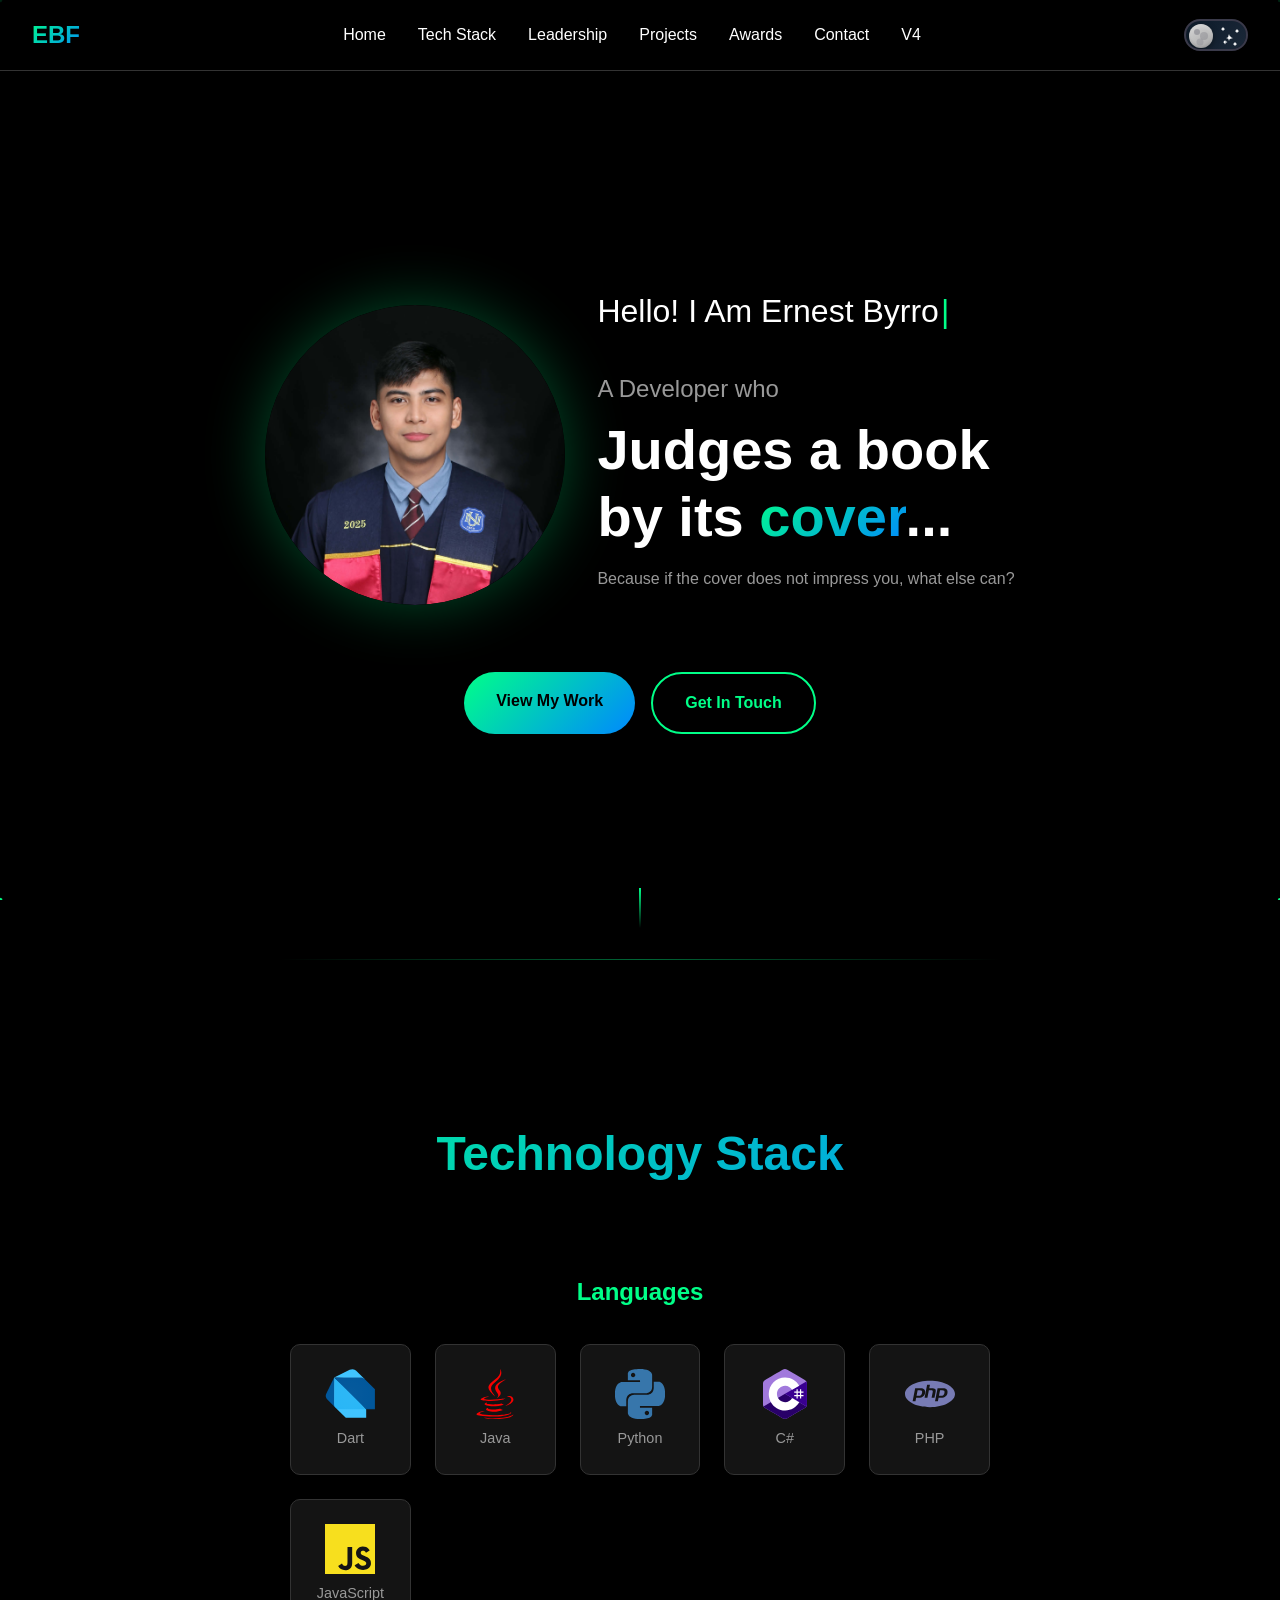
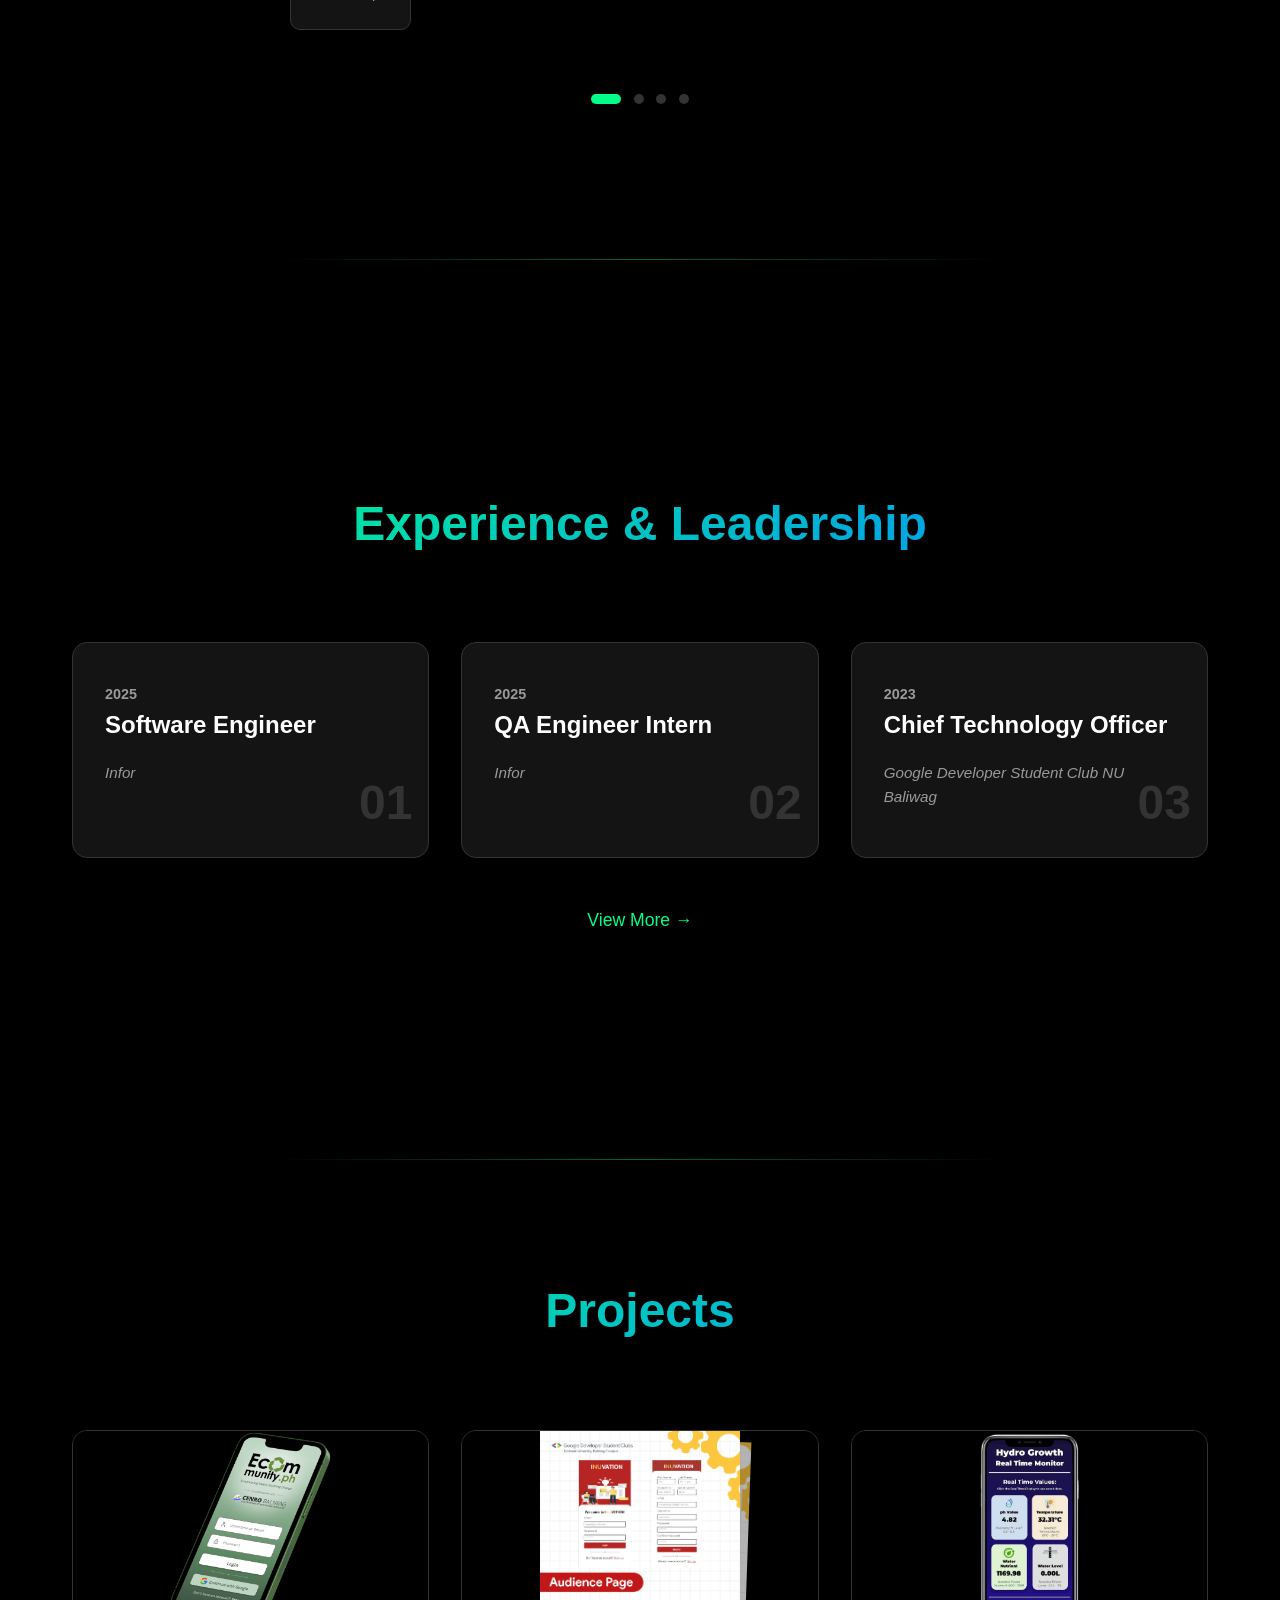
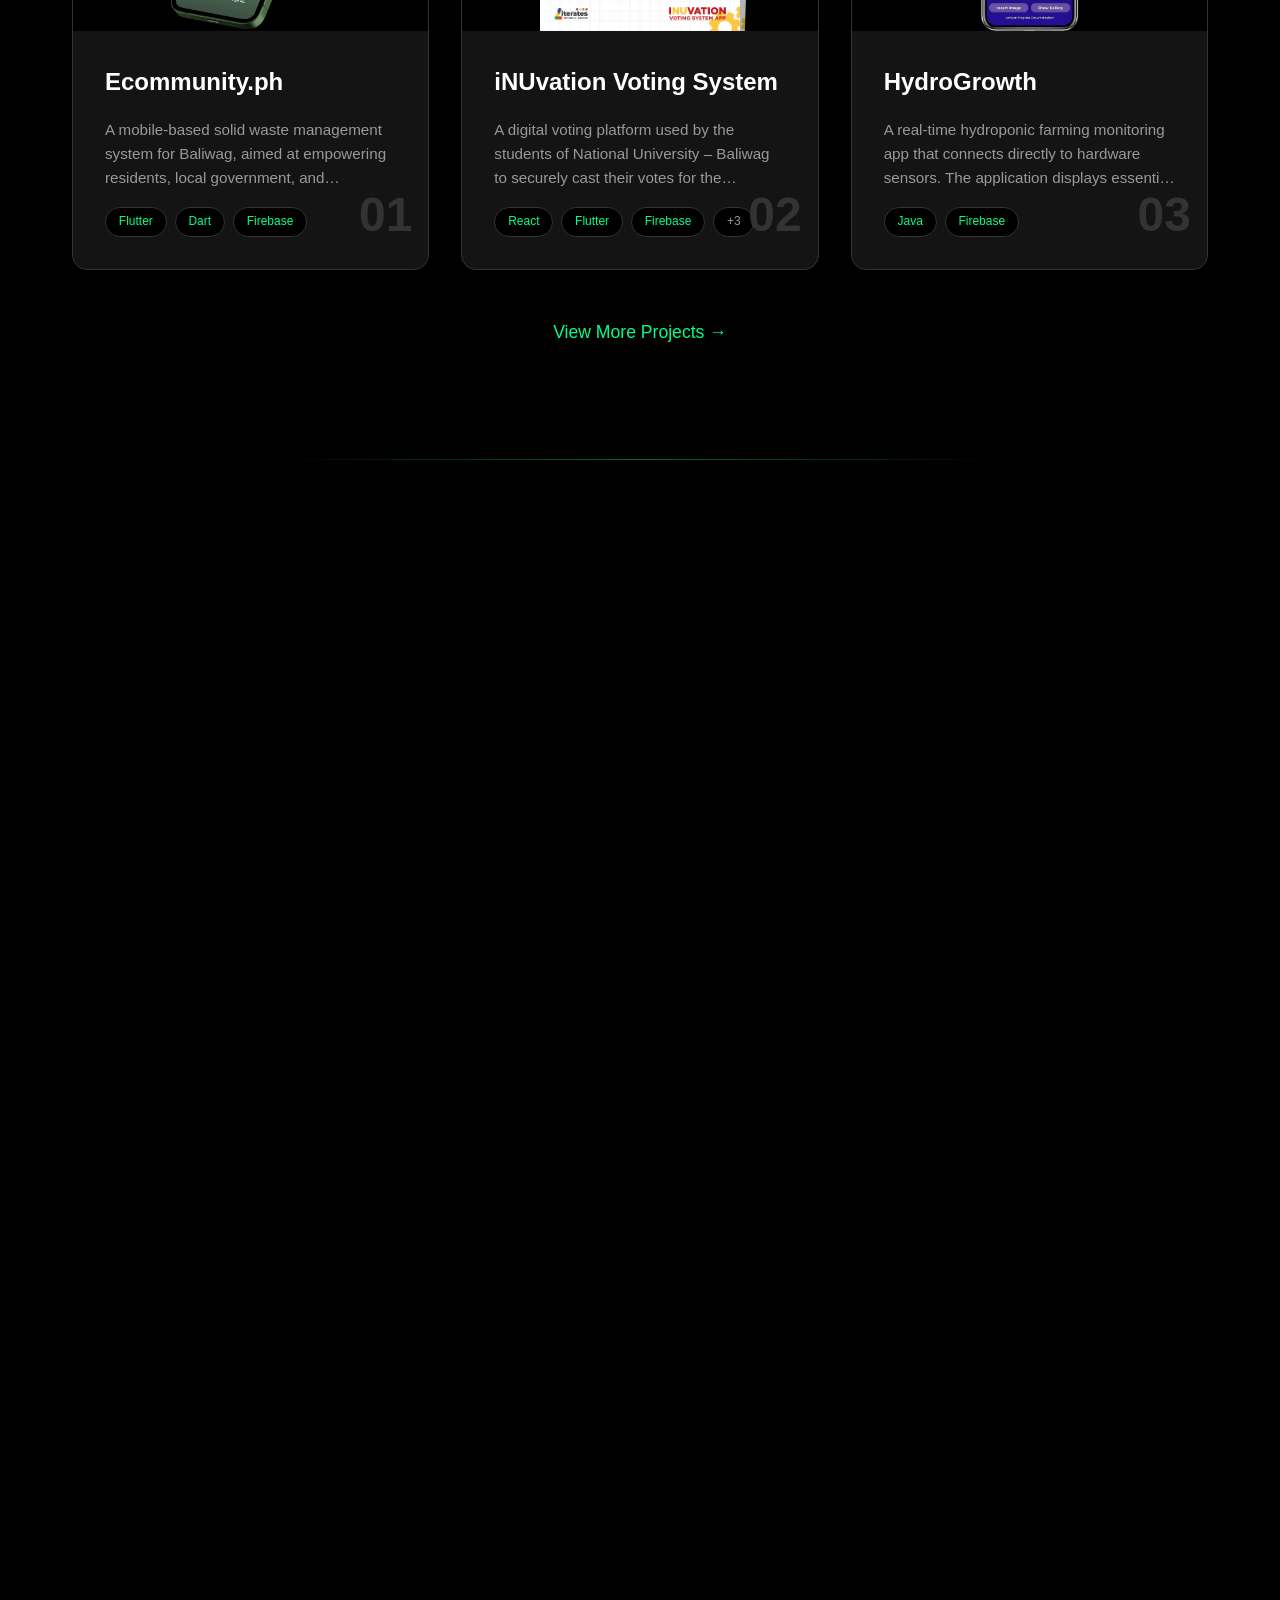
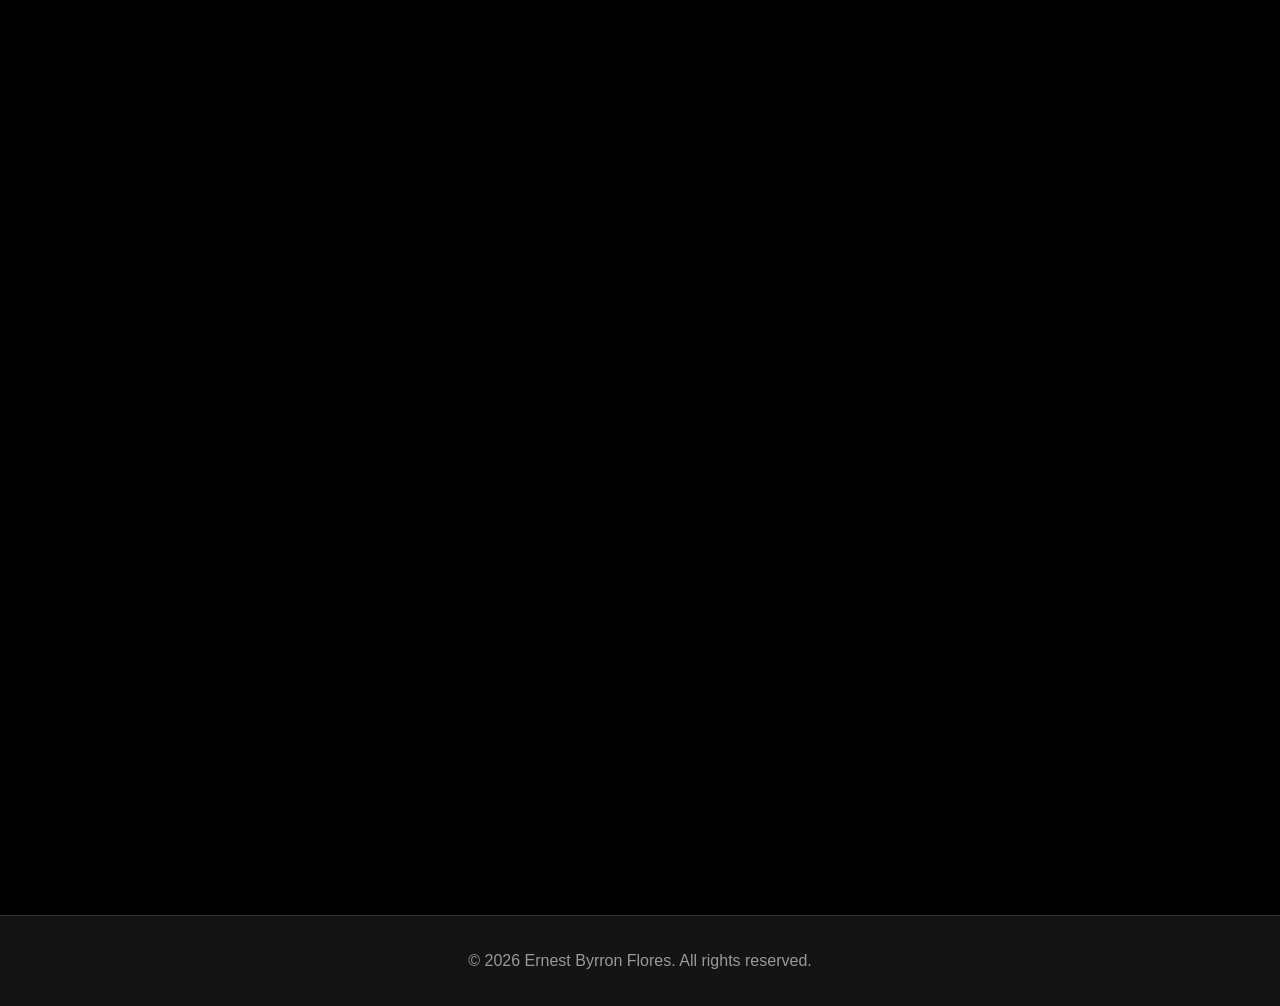
<file: index.html>
<!DOCTYPE html>
<html lang="en">
<head>
    <meta charset="UTF-8">
    <meta name="viewport" content="width=device-width, initial-scale=1.0">
    <title>Ernest Byrron Flores - Developer & Designer</title>
    <meta property="og:type" content="website">
    <meta property="og:url" content="https://ernestbyrron.vercel.app/">
    <meta property="og:title" content="Ernest Byrron Flores - Developer &amp; Designer">
    <meta property="og:description" content="Software engineer building apps, enterprise software, and connected experiences.">
    <meta property="og:image" content="https://ernestbyrron.vercel.app/v4/assets/portraits/ernest1.png">
    <meta property="og:image:alt" content="Ernest Byrron Flores">
    <meta name="twitter:card" content="summary_large_image">
    <meta name="twitter:image" content="https://ernestbyrron.vercel.app/v4/assets/portraits/ernest1.png">
    <link rel="stylesheet" href="styles.css?v=3">
    <script>
        // Apply saved theme immediately to prevent flash
        (function() {
            var t = localStorage.getItem('theme') || 'dark';
            document.documentElement.setAttribute('data-theme', t);
        })();
    </script>
</head>
<body>
    <canvas id="particles"></canvas>
    
    <header>
        <div class="logo">EBF</div>
        <nav>
            <a href="#hero">Home</a>
            <a href="#tech-stack">Tech Stack</a>
            <a href="#leadership">Leadership</a>
            <a href="#projects">Projects</a>
            <a href="#awards">Awards</a>
            <a href="#contact">Contact</a>
            <a href="v4/index.html" aria-label="Open portfolio version 4">V4</a>
        </nav>
        <div class="header-actions">
            <button class="theme-toggle" aria-label="Toggle dark/light mode" onclick="toggleTheme()">
                <div class="toggle-switch">
                    <div class="toggle-track"></div>
                    <div class="toggle-stars">
                        <span></span><span></span><span></span><span></span><span></span>
                    </div>
                    <div class="toggle-clouds">
                        <span></span><span></span><span></span><span></span><span></span>
                    </div>
                    <div class="toggle-knob"></div>
                </div>
            </button>
            <button class="mobile-menu-toggle" aria-label="Toggle menu">
                <span></span>
                <span></span>
                <span></span>
            </button>
        </div>
    </header>

    <main>
        <section id="hero">
            <div class="hero-content">
                <div class="hero-avatar">
                    <div class="avatar-container">
                        <img src="assets/images/profile.jpg" alt="Ernest Byrron Flores" class="avatar-image avatar-dark">
                        <img src="assets/images/profile-light.jpg" alt="Ernest Byrron Flores" class="avatar-image avatar-light">
                        <div class="avatar-flash" aria-hidden="true"></div>
                    </div>
                </div>
                <div class="hero-text">
                    <h1 class="hero-greeting"><span id="typewriter"></span><span class="cursor">|</span></h1>
                    <div class="tagline-section">
                        <p class="tagline-intro">A Developer who</p>
                        <p class="tagline-main">Judges a book<br>by its <span class="accent">cover</span>...</p>
                        <p class="tagline-subtitle">Because if the cover does not impress you, what else can?</p>
                    </div>
                </div>
            </div>
            <div class="hero-cta">
                <a href="#projects" class="cta-button">View My Work</a>
                <a href="#contact" class="cta-button-outline">Get In Touch</a>
            </div>
            <div class="scroll-indicator">
                <span></span>
            </div>
        </section>

        <section id="tech-stack">
            <h2>Technology Stack</h2>
            <div class="tech-carousel-container">
                <div class="tech-carousel">
                    <div class="tech-category">
                        <h3 class="category-title">Languages</h3>
                        <div class="tech-items">
                            <div class="tech-item">
                                <img src="assets/icons/dart.svg" alt="Dart" class="tech-logo">
                                <span>Dart</span>
                            </div>
                            <div class="tech-item">
                                <img src="assets/icons/java.svg" alt="Java" class="tech-logo">
                                <span>Java</span>
                            </div>
                            <div class="tech-item">
                                <img src="assets/icons/python.svg" alt="Python" class="tech-logo">
                                <span>Python</span>
                            </div>
                            <div class="tech-item">
                                <img src="assets/icons/csharp.svg" alt="C#" class="tech-logo">
                                <span>C#</span>
                            </div>
                            <div class="tech-item">
                                <img src="assets/icons/php.svg" alt="PHP" class="tech-logo">
                                <span>PHP</span>
                            </div>
                            <div class="tech-item">
                                <img src="assets/icons/javascript.svg" alt="JavaScript" class="tech-logo">
                                <span>JavaScript</span>
                            </div>
                        </div>
                    </div>
                    <div class="tech-category">
                        <h3 class="category-title">Frontend</h3>
                        <div class="tech-items">
                            <div class="tech-item">
                                <img src="assets/icons/html5.svg" alt="HTML5" class="tech-logo">
                                <span>HTML5</span>
                            </div>
                            <div class="tech-item">
                                <img src="assets/icons/css3.svg" alt="CSS3" class="tech-logo">
                                <span>CSS3</span>
                            </div>
                            <div class="tech-item">
                                <img src="assets/icons/react.svg" alt="React" class="tech-logo">
                                <span>React</span>
                            </div>
                            <div class="tech-item">
                                <img src="assets/icons/flutter.svg" alt="Flutter" class="tech-logo">
                                <span>Flutter</span>
                            </div>
                        </div>
                    </div>
                    <div class="tech-category">
                        <h3 class="category-title">Backend & Database</h3>
                        <div class="tech-items">
                            <div class="tech-item">
                                <img src="assets/icons/laravel.svg" alt="Laravel" class="tech-logo">
                                <span>Laravel</span>
                            </div>
                            <div class="tech-item">
                                <img src="assets/icons/firebase.svg" alt="Firebase" class="tech-logo">
                                <span>Firebase</span>
                            </div>
                            <div class="tech-item">
                                <img src="assets/icons/mysql.svg" alt="MySQL" class="tech-logo">
                                <span>MySQL</span>
                            </div>
                        </div>
                    </div>
                    <div class="tech-category">
                        <h3 class="category-title">Tools & Others</h3>
                        <div class="tech-items">
                            <div class="tech-item">
                                <img src="assets/icons/figma.svg" alt="Figma" class="tech-logo">
                                <span>Figma</span>
                            </div>
                            <div class="tech-item">
                                <img src="assets/icons/flutterflow.svg" alt="FlutterFlow" class="tech-logo">
                                <span>FlutterFlow</span>
                            </div>
                            <div class="tech-item">
                                <img src="assets/icons/arduino.svg" alt="Arduino" class="tech-logo">
                                <span>Arduino</span>
                            </div>
                            <div class="tech-item">
                                <img src="assets/icons/selenium.svg" alt="Selenium" class="tech-logo">
                                <span>Selenium</span>
                            </div>
                        </div>
                    </div>
                </div>
                <div class="carousel-dots"></div>
            </div>
        </section>

        <section id="leadership">
            <h2>Experience & Leadership</h2>
            <div class="project-grid">
                <div class="project-card" onclick="openExperienceModal('infor-software')">
                    <div class="project-content">
                        <div class="project-number">01</div>
                        <div class="experience-year">2025</div>
                        <h3>Software Engineer</h3>
                        <p>Infor</p>
                    </div>
                </div>
                <div class="project-card" onclick="openExperienceModal('infor-qa')">
                    <div class="project-content">
                        <div class="project-number">02</div>
                        <div class="experience-year">2025</div>
                        <h3>QA Engineer Intern</h3>
                        <p>Infor</p>
                    </div>
                </div>
                <div class="project-card" onclick="openExperienceModal('gdsc-cto')">
                    <div class="project-content">
                        <div class="project-number">03</div>
                        <div class="experience-year">2023</div>
                        <h3>Chief Technology Officer</h3>
                        <p>Google Developer Student Club NU Baliwag</p>
                    </div>
                </div>
            </div>
            <div class="view-more-container">
                <a href="experience.html" class="view-more-link">View More →</a>
            </div>
        </section>


        <section id="projects">
            <h2>Projects</h2>
            <div class="project-grid">
                <div class="project-card" onclick="openProjectModal('ecommunity')">
                    <div class="project-image">
                        <img src="assets/images/projects/ecommunity.jpg" alt="Ecommunity.ph">
                    </div>
                    <div class="project-content">
                        <div class="project-number">01</div>
                        <h3>Ecommunity.ph</h3>
                        <p>A mobile-based solid waste management system for Baliwag, aimed at empowering residents, local government, and businesses...</p>
                        <div class="project-card-tags">
                            <span class="card-tag">Flutter</span>
                            <span class="card-tag">Dart</span>
                            <span class="card-tag">Firebase</span>
                        </div>
                    </div>
                </div>
                <div class="project-card" onclick="openProjectModal('project2')">
                    <div class="project-image project-image-dual">
                        <img src="assets/images/projects/inuvation1.jpg" alt="iNUvation Voting System">
                        <img src="assets/images/projects/inuvation2.jpg" alt="iNUvation Voting System">
                    </div>
                    <div class="project-content">
                        <div class="project-number">02</div>
                        <h3>iNUvation Voting System</h3>
                        <p>A digital voting platform used by the students of National University – Baliwag to securely cast their votes for the iNUvation event...</p>
                        <div class="project-card-tags">
                            <span class="card-tag">React</span>
                            <span class="card-tag">Flutter</span>
                            <span class="card-tag">Firebase</span>
                            <span class="card-tag more-count">+3</span>
                        </div>
                    </div>
                </div>
                <div class="project-card" onclick="openProjectModal('project3')">
                    <div class="project-image">
                        <img src="assets/images/projects/hydrogrowth.jpg" alt="HydroGrowth">
                    </div>
                    <div class="project-content">
                        <div class="project-number">03</div>
                        <h3>HydroGrowth</h3>
                        <p>A real-time hydroponic farming monitoring app that connects directly to hardware sensors. The application displays essential environmental parameters...</p>
                        <div class="project-card-tags">
                            <span class="card-tag">Java</span>
                            <span class="card-tag">Firebase</span>
                        </div>
                    </div>
                </div>
            </div>
            <div class="view-more-container">
                <a href="projects.html" class="view-more-link">View More Projects →</a>
            </div>
        </section>

        <section id="awards">
            <h2>Awards & Recognition</h2>
            <div class="project-grid">
                <div class="project-card" onclick="openAwardModal('award1')">
                    <div class="project-image project-image-dual">
                        <img src="assets/images/awards/magna1.jpg" alt="Magna Cum Laude">
                        <img src="assets/images/awards/magna2.jpg" alt="Magna Cum Laude">
                    </div>
                    <div class="project-content">
                        <div class="project-number">01</div>
                        <h3>Magna Cum Laude</h3>
                        <p>Graduated with Latin honors (Magna Cum Laude) in Bachelor of Science in Information Technology from National University...</p>
                    </div>
                </div>
                <div class="project-card" onclick="openAwardModal('award2')">
                    <div class="project-image project-image-dual">
                        <img src="assets/images/awards/amy1.jpg" alt="AMY Innovation Awards">
                        <img src="assets/images/awards/amy2.jpg" alt="AMY Innovation Awards">
                    </div>
                    <div class="project-content">
                        <div class="project-number">02</div>
                        <h3>AMY Innovation Awards 2024 – 2nd Place</h3>
                        <p>Achieved 2nd place in the 2024 Alfredo M. Yao (AMY) Innovation Awards, recognized by the Philippine Chamber of Commerce...</p>
                    </div>
                </div>
                <div class="project-card" onclick="openAwardModal('award5')">
                    <div class="project-image project-image-triple">
                        <img src="assets/images/awards/genai1.jpg" alt="AWS Hackathon">
                        <img src="assets/images/awards/genai2.jpg" alt="AWS Hackathon">
                        <img src="assets/images/awards/genai3.jpg" alt="AWS Hackathon">
                    </div>
                    <div class="project-content">
                        <div class="project-number">03</div>
                        <h3>AWS - Pointwest Gen AI Hackathon – Finalist</h3>
                        <p>A competition challenging students to build innovative Generative AI solutions addressing real-world organizational problems...</p>
                    </div>
                </div>
            </div>
            <div class="view-more-container">
                <a href="awards.html" class="view-more-link">View More Awards →</a>
            </div>
        </section>

        <section id="contact">
            <h2>Get In Touch</h2>
            <p>Let's create something amazing together</p>
            <div class="contact-links">
                <a href="mailto:fbyrron19@gmail.com" class="contact-link">
                    <span class="link-text">Email</span>
                </a>
                <a href="https://instagram.com/ernestbyrron" target="_blank" class="contact-link">
                    <span class="link-text">Instagram</span>
                </a>
                <a href="https://www.linkedin.com/in/ernest-byrron-flores-078899250/" target="_blank" class="contact-link">
                    <span class="link-text">LinkedIn</span>
                </a>
            </div>
        </section>

        <section id="game" class="compact-section">
            <div class="game-cta">
                <span class="game-emoji">🎮</span>
                <div class="game-text">
                    <h3>Feeling Bored?</h3>
                    <p>Take a quick break with me.</p>
                </div>
                <button class="play-game-btn-compact" onclick="openGame()">Play Game</button>
            </div>
        </section>
    </main>

    <div id="game-modal" class="modal">
        <div class="modal-content game-modal">
            <span class="close-modal" onclick="closeGame()">&times;</span>
            <h2>Tic-Tac-Toe</h2>
            
            <div class="game-mode-selection" id="modeSelection">
                <p class="mode-description">Choose your game mode</p>
                <button class="mode-btn" onclick="selectMode('ai')">
                    <span class="mode-icon">🤖</span>
                    <span class="mode-title">1 Player</span>
                    <span class="mode-subtitle">vs Ernest</span>
                </button>
                <button class="mode-btn" onclick="selectMode('2player')">
                    <span class="mode-icon">👥</span>
                    <span class="mode-title">2 Players</span>
                    <span class="mode-subtitle">vs your friend</span>
                </button>
            </div>

            <div class="game-mode-selection" id="difficultySelection" style="display: none;">
                <button class="back-arrow" onclick="backToModeSelection()">← Back</button>
                <p class="mode-description">Select Difficulty</p>
                <button class="mode-btn difficulty-btn" onclick="selectDifficulty('easy')">
                    <span class="mode-icon">😊</span>
                    <span class="mode-title">Easy</span>
                    <span class="mode-subtitle">Ernest makes mistakes</span>
                </button>
                <button class="mode-btn difficulty-btn" onclick="selectDifficulty('medium')">
                    <span class="mode-icon">🤔</span>
                    <span class="mode-title">Medium</span>
                    <span class="mode-subtitle">Balanced challenge</span>
                </button>
                <button class="mode-btn difficulty-btn" onclick="selectDifficulty('hard')">
                    <span class="mode-icon">😈</span>
                    <span class="mode-title">Hard</span>
                    <span class="mode-subtitle">Unbeatable Ernest</span>
                </button>
            </div>

            <div class="game-container" id="gameContainer" style="display: none;">
                <div class="scoreboard">
                    <div class="player-score player-x">
                        <div class="player-icon">X</div>
                        <div class="player-info">
                            <div class="player-name" id="playerXName">Player X</div>
                            <div class="score" id="scoreX">0</div>
                        </div>
                    </div>
                    <div class="score-divider">
                        <div class="vs">VS</div>
                    </div>
                    <div class="player-score player-o">
                        <div class="player-info">
                            <div class="player-name" id="playerOName">Player O</div>
                            <div class="score" id="scoreO">0</div>
                        </div>
                        <div class="player-icon">O</div>
                    </div>
                </div>

                <div class="game-status-bar">
                    <p id="gameStatus">Player X's Turn</p>
                </div>

                <div class="game-board-wrapper">
                    <div class="game-board" id="gameBoard">
                        <div class="cell" data-index="0"></div>
                        <div class="cell" data-index="1"></div>
                        <div class="cell" data-index="2"></div>
                        <div class="cell" data-index="3"></div>
                        <div class="cell" data-index="4"></div>
                        <div class="cell" data-index="5"></div>
                        <div class="cell" data-index="6"></div>
                        <div class="cell" data-index="7"></div>
                        <div class="cell" data-index="8"></div>
                    </div>
                </div>

                <div class="game-controls">
                    <button class="control-btn reset-btn" onclick="resetGame()">
                        <span>🔄</span> New Round
                    </button>
                    <button class="control-btn mode-btn-small" onclick="gameMode === 'ai' ? backToDifficultySelection() : backToModeSelection()">
                        <span>⬅️</span> Back
                    </button>
                </div>
            </div>
        </div>
    </div>

    <div id="win-modal" class="modal">
        <div class="modal-content win-modal-content">
            <h2 id="winMessage"></h2>
            <div class="win-buttons">
                <button class="cta-button" onclick="playAgain()">Play Again</button>
                <button class="cta-button-outline" onclick="closeWinModal()">Close</button>
            </div>
        </div>
    </div>

    <div id="project-modal" class="modal">
        <div class="modal-content project-modal-content">
            <span class="close-modal" onclick="closeProjectModal()">&times;</span>
            <div id="project-modal-body">
                <!-- Content will be loaded by JavaScript -->
            </div>
        </div>
    </div>

    <div id="experience-modal" class="modal">
        <div class="modal-content project-modal-content">
            <span class="close-modal" onclick="closeExperienceModal()">&times;</span>
            <div id="experience-modal-body">
                <!-- Content will be loaded by JavaScript -->
            </div>
        </div>
    </div>

    <div id="award-modal" class="modal">
        <div class="modal-content project-modal-content">
            <span class="close-modal" onclick="closeAwardModal()">&times;</span>
            <div id="award-modal-body">
                <!-- Content will be loaded by JavaScript -->
            </div>
        </div>
    </div>

    <footer>
        <p>&copy; 2026 Ernest Byrron Flores. All rights reserved.</p>
    </footer>

    <script src="script.js"></script>
    <script src="game.js"></script>
</body>
</html>
<!--
HOBBIES..?
i also do hosting
attending tech workshops

AWARDS
add golden sphere awards
best capstone award 

make index file secured

UPDATE EXPERIENCES descriptions
-->
</file>
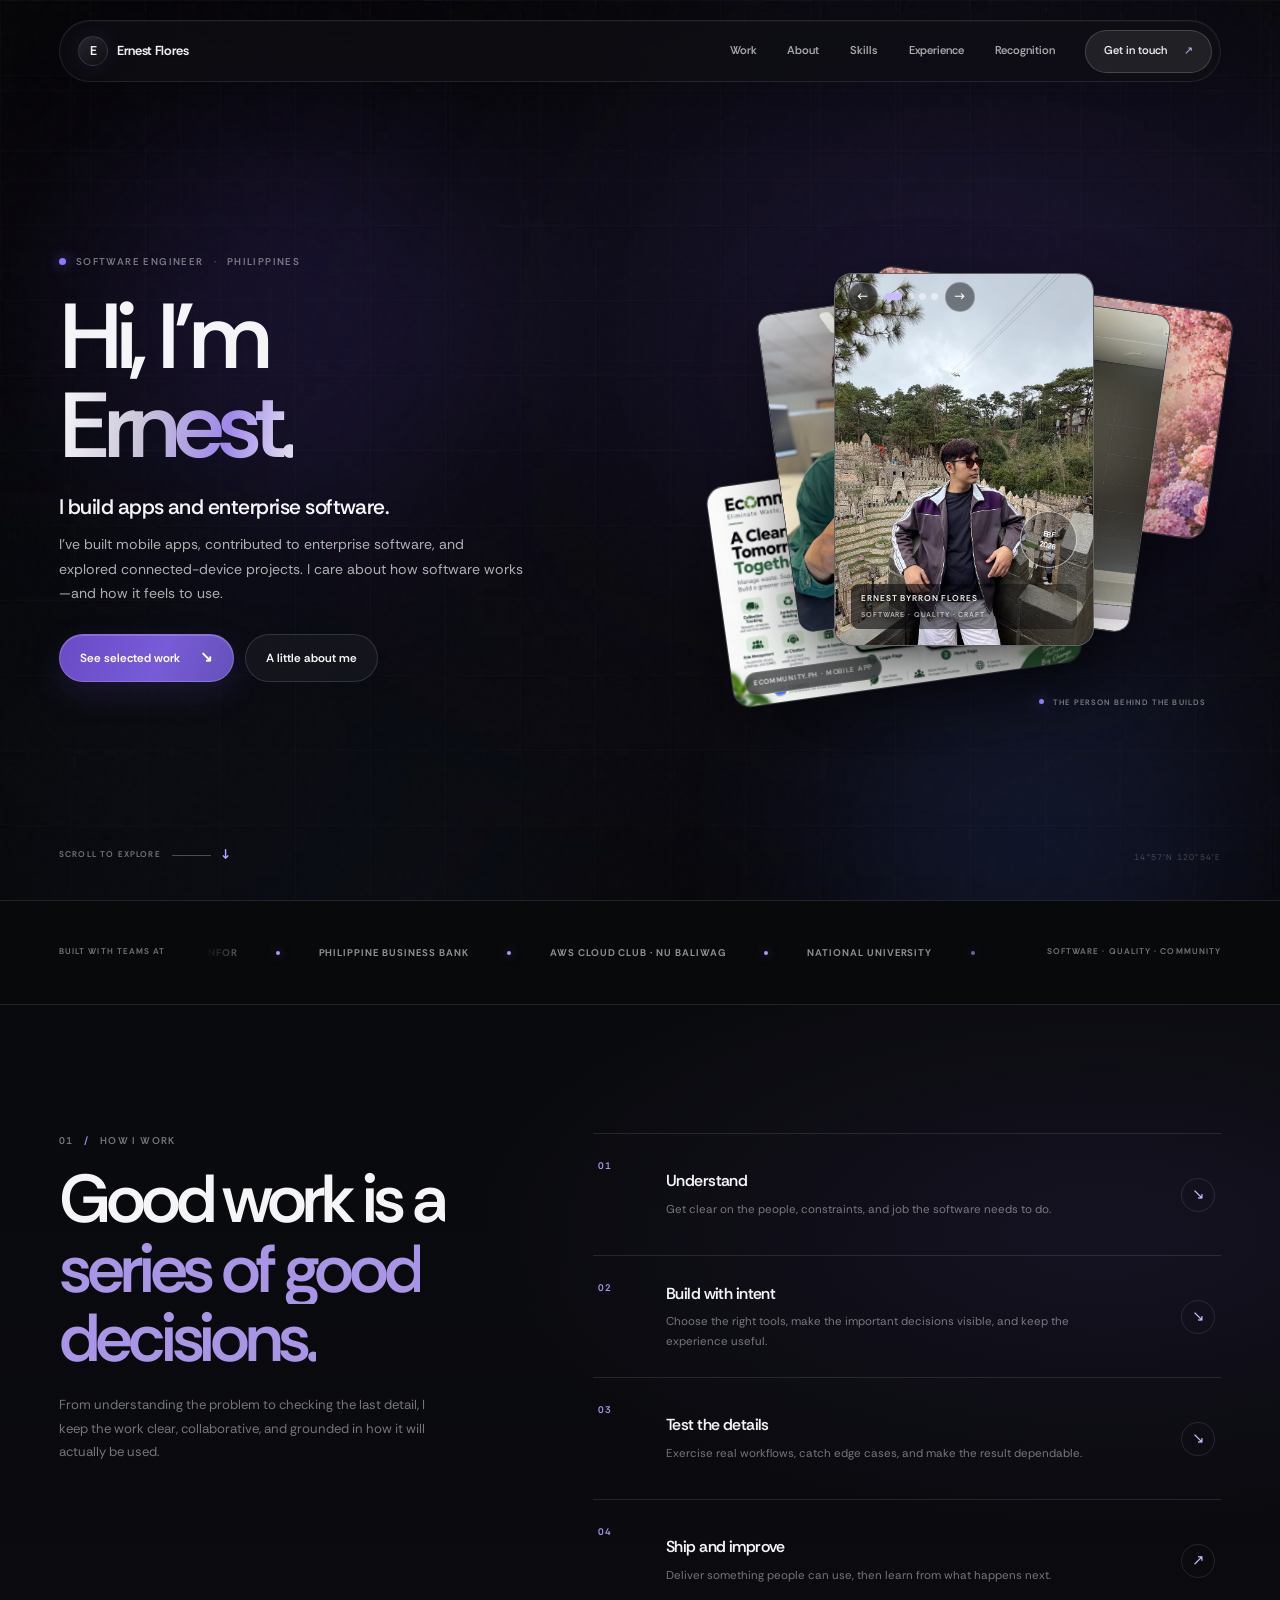
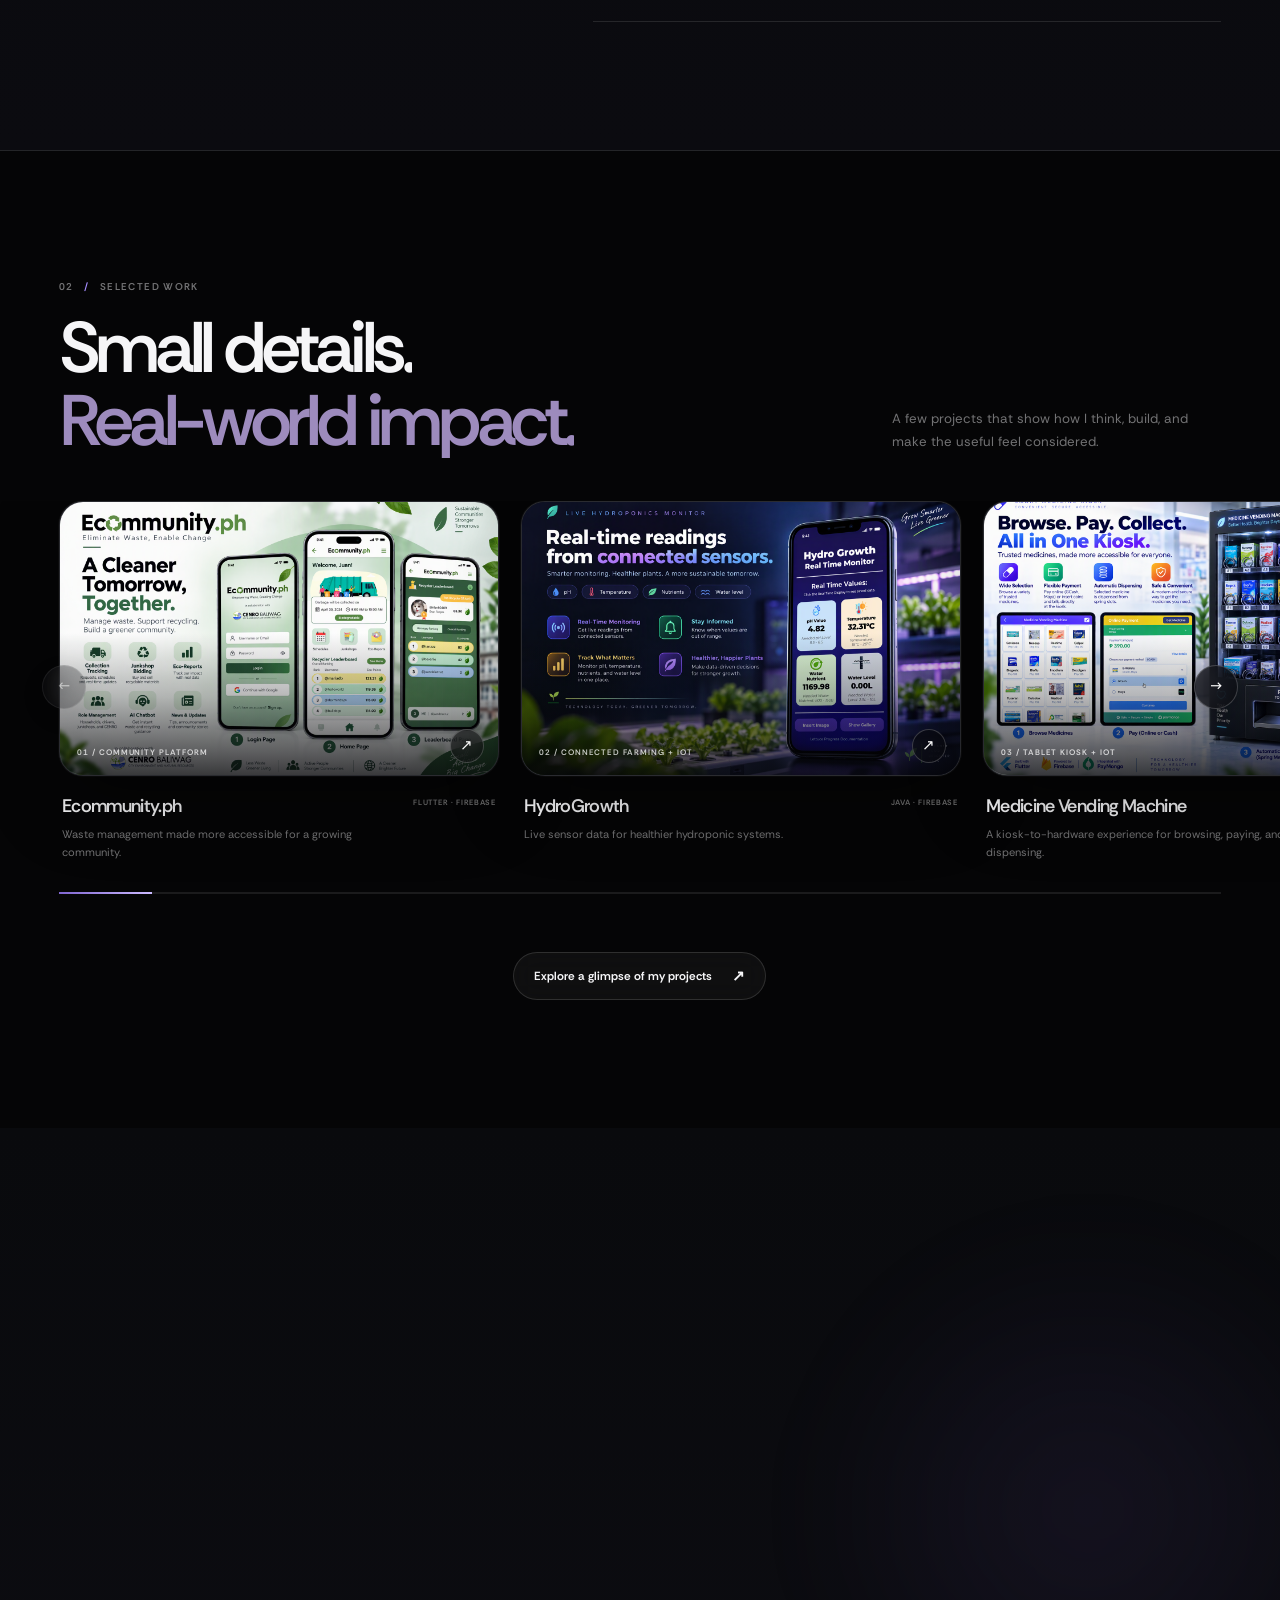
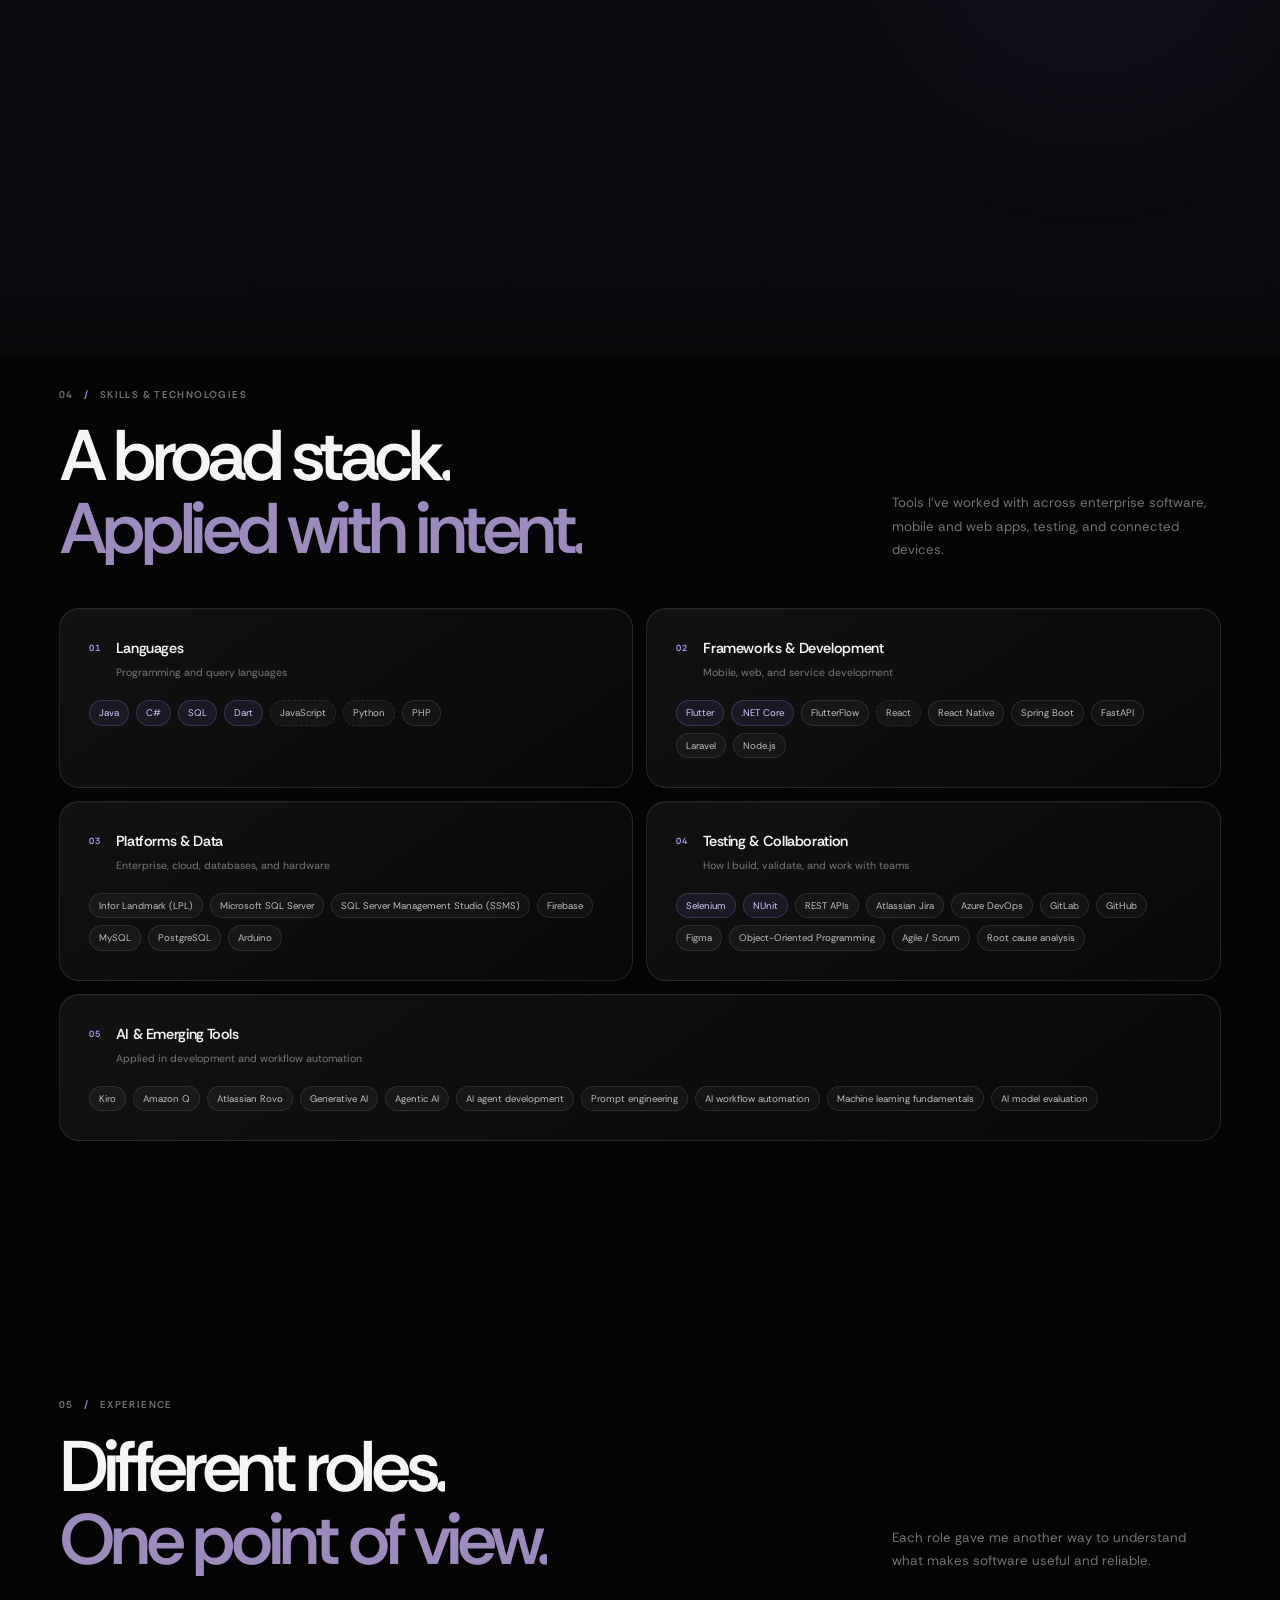
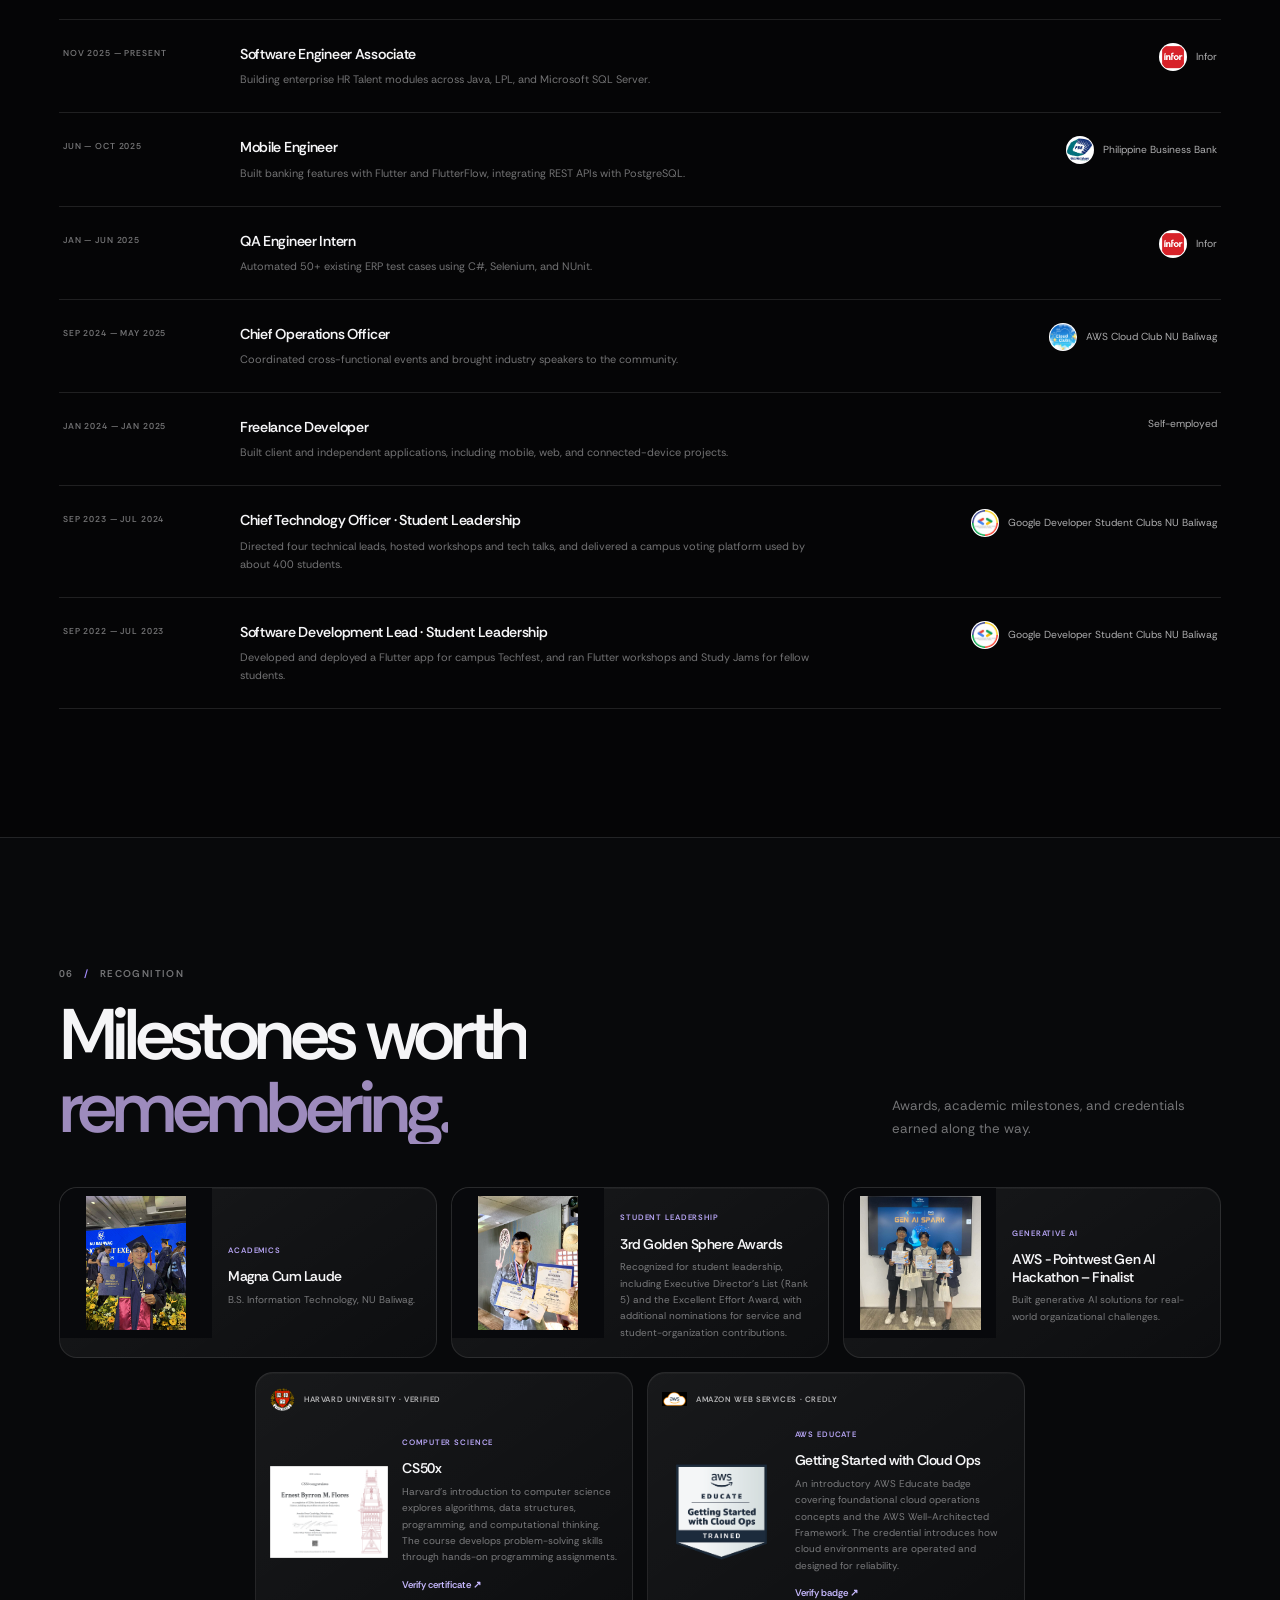
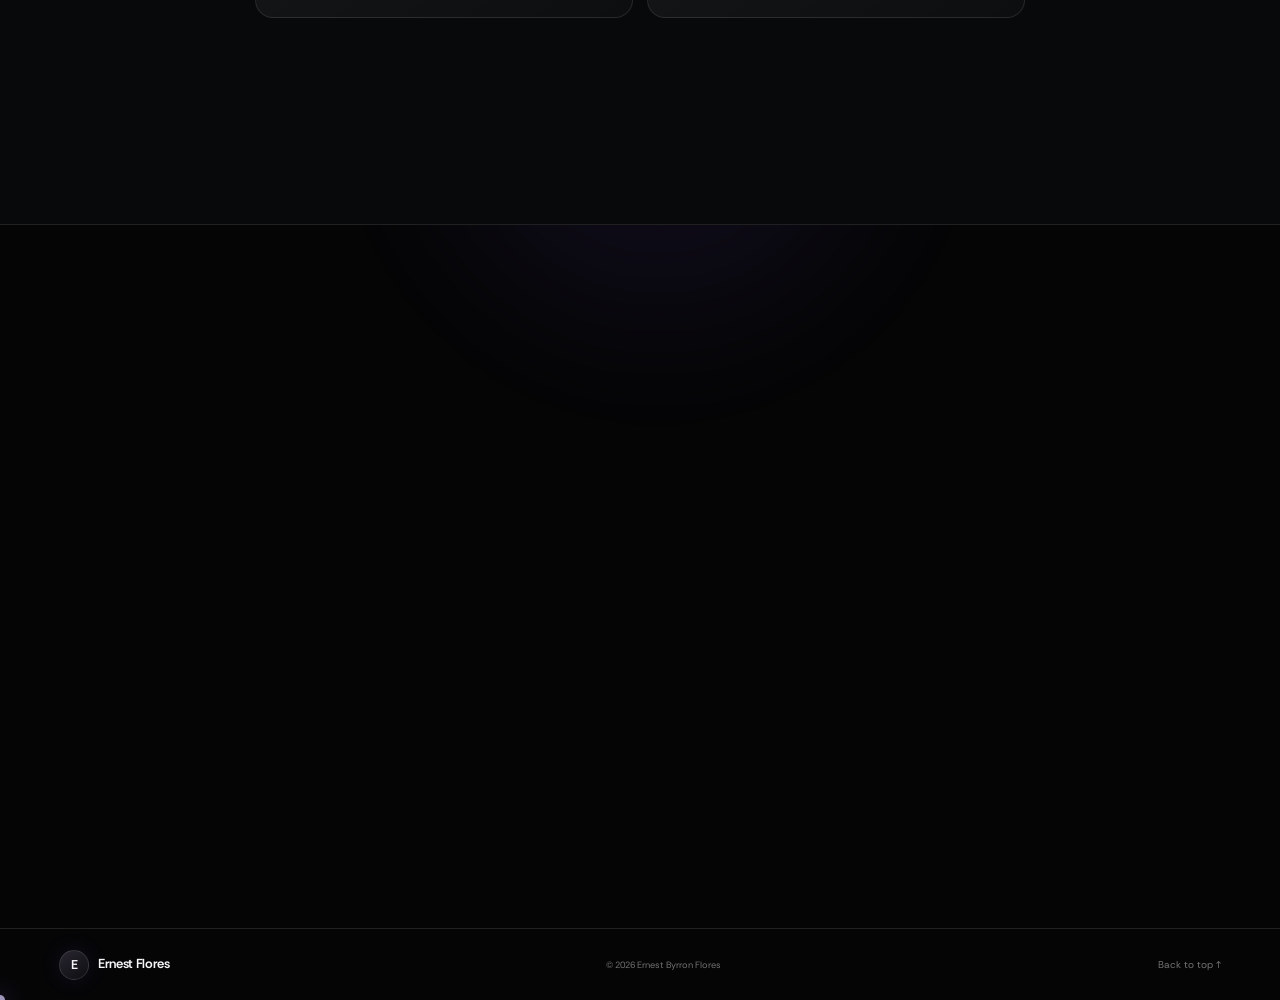
<file: v4/index.html>
<!DOCTYPE html>
<html lang="en">
<head>
    <meta charset="UTF-8">
    <meta name="viewport" content="width=device-width, initial-scale=1">
    <base href="/v4/">
    <meta name="theme-color" content="#050506">
    <meta name="description" content="Meet Ernest Byrron Flores, a software engineer who builds apps and enterprise software.">
    <title>Ernest Byrron Flores — Software Engineer</title>
    <meta property="og:type" content="website">
    <meta property="og:url" content="https://ernestbyrron.vercel.app/">
    <meta property="og:title" content="Ernest Byrron Flores — Software Engineer">
    <meta property="og:description" content="Software engineer building apps, enterprise software, and connected experiences.">
    <meta property="og:image" content="https://ernestbyrron.vercel.app/v4/assets/portraits/ernest1.png">
    <meta property="og:image:alt" content="Ernest Byrron Flores">
    <meta name="twitter:card" content="summary_large_image">
    <meta name="twitter:image" content="https://ernestbyrron.vercel.app/v4/assets/portraits/ernest1.png">
    <link rel="icon" href="favicon.png" type="image/png">
    <link rel="preconnect" href="https://fonts.googleapis.com">
    <link rel="preconnect" href="https://fonts.gstatic.com" crossorigin>
    <link href="https://fonts.googleapis.com/css2?family=Rethink+Sans:wght@400;500;600;700;800&display=swap" rel="stylesheet">
    <link rel="stylesheet" href="v4.css">
    <script src="v4.js" defer></script>
</head>
<body>
    <a class="skip-link" href="#main">Skip to content</a>
    <div class="cursor-glow" aria-hidden="true"></div>
    <header class="site-header">
        <a class="brand" href="#home" aria-label="Ernest Byrron Flores home"><span class="brand-mark">E</span><span>Ernest Flores</span></a>
        <button class="nav-toggle" type="button" aria-expanded="false" aria-controls="primary-nav" aria-label="Open navigation"><span></span><span></span></button>
        <nav class="site-nav" id="primary-nav" aria-label="Main navigation">
            <a href="#work">Work</a>
            <a href="#about">About</a>
            <a href="#skills">Skills</a>
            <a href="#experience">Experience</a>
            <a href="#recognition">Recognition</a>
            <a class="nav-cta" href="#contact">Get in touch <span aria-hidden="true">↗︎</span></a>
        </nav>
    </header>

    <main id="main">
        <section class="hero" id="home">
            <div class="hero-orb hero-orb-one" aria-hidden="true"></div>
            <div class="hero-orb hero-orb-two" aria-hidden="true"></div>
            <div class="hero-grain" aria-hidden="true"></div>
            <div class="hero-content">
                <p class="eyebrow hero-eyebrow"><span class="live-dot"></span> SOFTWARE ENGINEER <span class="eyebrow-separator">·</span> PHILIPPINES</p>
                <h1><span class="hero-title-line"><span class="hero-title-inner">Hi, I’m</span></span><span class="hero-title-line"><span class="hero-title-inner gradient-text">Ernest.</span></span></h1>
                <p class="hero-lede">I build apps and enterprise software.</p>
                <p class="hero-intro">I’ve built mobile apps, contributed to enterprise software, and explored connected-device projects. I care about how software works—and how it feels to use.</p>
                <div class="hero-actions">
                    <a class="button button-primary" href="#work">See selected work <span aria-hidden="true">↘︎</span></a>
                    <a class="button button-glass" href="#about">A little about me</a>
                </div>
            </div>
            <div class="hero-profile-stack" data-spotlight>
                <a class="stack-card stack-card-back" href="projects.html#birthday-invitation" aria-label="View the birthday invitation website">
                    <img src="assets/birthday-invitation.webp" alt="">
                    <span>LIVE INVITATION WEBSITE</span>
                </a>
                <a class="stack-card stack-card-mid" href="projects.html#ecommunity" aria-label="View the Ecommunity.ph project">
                    <img src="assets/ecommunity-showcase.webp" alt="">
                    <span>ECOMMUNITY.PH · MOBILE APP</span>
                </a>
                <figure class="hero-portrait-card" id="hero-portrait-carousel" aria-label="Portrait photos of Ernest">
                    <img class="is-active" src="assets/portraits/ernest1.webp" alt="Ernest outdoors in the mountains" fetchpriority="high" aria-hidden="false">
                    <img src="assets/portraits/ernest2.webp" alt="Ernest at work" aria-hidden="true">
                    <img src="assets/portraits/ernest3.webp" alt="Ernest after a 16-kilometer run" aria-hidden="true">
                    <img src="assets/portraits/ernest4.webp" alt="Ernest enjoying a drink" aria-hidden="true">
                    <figcaption><span>ERNEST BYRRON FLORES</span><span>SOFTWARE · QUALITY · CRAFT</span></figcaption>
                    <span class="portrait-stamp" aria-hidden="true">EBF<br>2026</span>
                    <div class="portrait-controls" aria-label="Portrait carousel controls">
                        <button type="button" data-portrait-prev aria-label="Show previous portrait">←︎</button>
                        <div class="portrait-dots" role="group" aria-label="Choose a portrait">
                            <button type="button" class="is-active" data-portrait-index="0" aria-label="Show portrait 1" aria-pressed="true"></button>
                            <button type="button" data-portrait-index="1" aria-label="Show portrait 2" aria-pressed="false"></button>
                            <button type="button" data-portrait-index="2" aria-label="Show portrait 3" aria-pressed="false"></button>
                            <button type="button" data-portrait-index="3" aria-label="Show portrait 4" aria-pressed="false"></button>
                        </div>
                        <button type="button" data-portrait-next aria-label="Show next portrait">→︎</button>
                    </div>
                </figure>
                <span class="profile-stack-label"><span class="live-dot"></span> THE PERSON BEHIND THE BUILDS</span>
            </div>
            <div class="hero-scroll"><span>SCROLL TO EXPLORE</span><span class="scroll-line"></span><span aria-hidden="true">↓︎</span></div>
            <span class="hero-coordinates" aria-hidden="true">14°57′N 120°54′E</span>
        </section>

        <section class="trust-strip trusted" aria-label="Teams and communities I've worked with">
            <p class="trusted-label">BUILT WITH TEAMS AT</p>
            <div class="rail-wrap" aria-label="Infor, Philippine Business Bank, AWS Cloud Club NU Baliwag, National University Baliwag, and Google Developer Student Club">
                <div class="trust-rail">
                    <span>INFOR</span><i></i><span>PHILIPPINE BUSINESS BANK</span><i></i><span>AWS CLOUD CLUB · NU BALIWAG</span><i></i><span>NATIONAL UNIVERSITY</span><i></i><span>GOOGLE DEVELOPER STUDENT CLUB</span><i></i>
                    <span aria-hidden="true">INFOR</span><i aria-hidden="true"></i><span aria-hidden="true">PHILIPPINE BUSINESS BANK</span><i aria-hidden="true"></i><span aria-hidden="true">AWS CLOUD CLUB · NU BALIWAG</span><i aria-hidden="true"></i><span aria-hidden="true">NATIONAL UNIVERSITY</span><i aria-hidden="true"></i><span aria-hidden="true">GOOGLE DEVELOPER STUDENT CLUB</span><i aria-hidden="true"></i>
                </div>
            </div>
            <span class="trust-caption">SOFTWARE · QUALITY · COMMUNITY</span>
        </section>

        <section class="process-section" id="process">
            <div class="section process-wrap">
                <div class="process-intro reveal">
                    <p class="section-kicker">01 <span>/</span> HOW I WORK</p>
                    <h2><span class="heading-line"><span class="heading-line-inner">Good work is a</span></span><br><span class="heading-line"><span class="heading-line-inner">series of good</span></span><br><span class="heading-line"><span class="heading-line-inner">decisions.</span></span></h2>
                    <p>From understanding the problem to checking the last detail, I keep the work clear, collaborative, and grounded in how it will actually be used.</p>
                </div>
                <div class="process-steps">
                    <article class="process-step reveal"><span class="process-index">01</span><div><h3>Understand</h3><p>Get clear on the people, constraints, and job the software needs to do.</p></div><span class="process-mark" aria-hidden="true">↘︎</span></article>
                    <article class="process-step reveal"><span class="process-index">02</span><div><h3>Build with intent</h3><p>Choose the right tools, make the important decisions visible, and keep the experience useful.</p></div><span class="process-mark" aria-hidden="true">↘︎</span></article>
                    <article class="process-step reveal"><span class="process-index">03</span><div><h3>Test the details</h3><p>Exercise real workflows, catch edge cases, and make the result dependable.</p></div><span class="process-mark" aria-hidden="true">↘︎</span></article>
                    <article class="process-step reveal"><span class="process-index">04</span><div><h3>Ship and improve</h3><p>Deliver something people can use, then learn from what happens next.</p></div><span class="process-mark" aria-hidden="true">↗︎</span></article>
                </div>
            </div>
        </section>

        <section class="section work-section" id="work">
            <div class="section-heading reveal">
            <div><p class="section-kicker">02 <span>/</span> SELECTED WORK</p><h2><span class="heading-line"><span class="heading-line-inner">Small details.</span></span><br><span class="heading-line"><span class="heading-line-inner">Real-world impact.</span></span></h2></div>
                <p class="section-description">A few projects that show how I think, build, and make the useful feel considered.</p>
            </div>
            <div class="work-rail-wrap">
                <button class="rail-control rail-previous" type="button" aria-label="Scroll to previous project" aria-controls="work-rail">←︎</button>
                <div class="work-rail" id="work-rail" tabindex="0" aria-label="Selected project previews">
                <article class="project-card project-card-wide reveal" data-spotlight>
                    <a class="project-visual" href="projects.html#ecommunity" aria-label="View Ecommunity.ph project">
                        <img class="project-artwork" src="assets/project-covers/ecommunity.webp" alt="Ecommunity.ph preview with waste collection, junkshop, and education features" loading="lazy">
                        <span class="project-index">01 / COMMUNITY PLATFORM</span><span class="project-arrow" aria-hidden="true">↗︎</span>
                    </a>
                    <div class="project-meta"><div><h3>Ecommunity.ph</h3><p>Waste management made more accessible for a growing community.</p></div><span data-popup-technologies="Flutter · Dart · Firebase">FLUTTER · FIREBASE</span></div>
                </article>
                <article class="project-card reveal" data-spotlight>
                    <a class="project-visual" href="projects.html#hydrogrowth" aria-label="View HydroGrowth project">
                        <img class="project-artwork" src="assets/project-covers/hydrogrowth.webp" alt="HydroGrowth preview with live pH, temperature, nutrients, and water-level readings" loading="lazy">
                        <span class="project-index">02 / CONNECTED FARMING + IOT</span><span class="project-arrow" aria-hidden="true">↗︎</span>
                    </a>
                    <div class="project-meta"><div><h3>HydroGrowth</h3><p>Live sensor data for healthier hydroponic systems.</p></div><span data-popup-technologies="Java · Firebase · Hardware sensors">JAVA · FIREBASE</span></div>
                </article>
                <article class="project-card project-card-wide reveal" data-spotlight>
                    <a class="project-visual" href="projects.html#medicine-vending" aria-label="View Medicine Vending Machine project">
                        <img class="project-artwork" src="assets/project-covers/medicine-vending.webp" alt="Medicine vending kiosk preview with online payment and automatic dispensing features" loading="lazy">
                        <span class="project-index">03 / TABLET KIOSK + IOT</span><span class="project-arrow" aria-hidden="true">↗︎</span>
                    </a>
                    <div class="project-meta"><div><h3>Medicine Vending Machine</h3><p>A kiosk-to-hardware experience for browsing, paying, and dispensing.</p></div><span data-popup-technologies="Flutter · Dart · Firebase · PayMongo">FLUTTER · PAYMONGO</span></div>
                </article>
                <article class="project-card reveal" data-spotlight>
                    <a class="project-visual" href="projects.html#xm-timesheet" aria-label="View Timesheet Automation (XM) project">
                        <img class="project-artwork" src="assets/project-covers/xm-timesheet.webp" alt="XM Timesheet Automation preview with spreadsheet input, run status, and reviewable results" loading="lazy">
                        <span class="project-index">04 / UI AUTOMATION</span><span class="project-arrow" aria-hidden="true">↗︎</span>
                    </a>
                    <div class="project-meta"><div><h3>Timesheet Automation (XM)</h3><p>Turned repetitive entry into a measurable, reviewable run.</p></div><span data-popup-technologies="Python · FastAPI · Selenium · WebSockets">~30 MIN →︎ ~2 MIN</span></div>
                </article>
                <article class="project-card reveal" data-spotlight>
                    <a class="project-visual" href="projects.html#sprinttrackernest" aria-label="View SprintTrackerNest project">
                        <img src="assets/project-covers/sprinttrackernest.webp" alt="SprintTrackerNest preview with Jira sprint progress and ticket status inside VS Code" loading="lazy">
                        <span class="project-index">05 / DEVELOPER TOOL</span><span class="project-arrow" aria-hidden="true">↗︎</span>
                    </a>
                    <div class="project-meta"><div><h3>SprintTrackerNest</h3><p>Jira sprint context, right where developers work.</p></div><span data-popup-technologies="TypeScript · Node.js · VS Code API · Jira REST API">TYPESCRIPT · JIRA</span></div>
                </article>
                <article class="project-card project-card-wide reveal" data-spotlight>
                    <a class="project-visual" href="projects.html#loanledger" aria-label="View LoanLedger project">
                        <img src="assets/project-covers/loanledger.webp" alt="LoanLedger preview with lending records, sign-in, and cloud storage features" loading="lazy">
                        <span class="project-index">06 / LIVE WEB APP</span><span class="project-arrow" aria-hidden="true">↗︎</span>
                    </a>
                    <div class="project-meta"><div><h3>LoanLedger</h3><p>A lending dashboard built for keeping every detail in view.</p></div><span data-popup-technologies="React · TypeScript · Firebase · Cloud Functions">REACT · FIREBASE</span></div>
                </article>
                <a class="project-card project-card-more reveal" href="projects.html" aria-label="Explore more projects">
                    <span class="more-card-number">+09</span>
                    <span class="card-eyebrow">MORE IN THE COLLECTION</span>
                    <strong>There’s more<br>to explore.</strong>
                    <span class="more-card-link">Browse selected projects <span aria-hidden="true">↗︎</span></span>
                </a>
                </div>
                <button class="rail-control rail-next" type="button" aria-label="Scroll to next project" aria-controls="work-rail">→︎</button>
                <div class="rail-progress" aria-hidden="true"><span></span></div>
            </div>
            <div class="section-action reveal"><a class="button button-glass" href="projects.html">Explore a glimpse of my projects <span aria-hidden="true">↗︎</span></a></div>
        </section>

        <section class="manifesto-section" id="about">
            <div class="manifesto-glow" aria-hidden="true"></div>
            <div class="section manifesto-grid">
                <div class="reveal"><p class="section-kicker">03 <span>/</span> THE PERSON BEHIND THE BUILDS</p><h2><span class="heading-line"><span class="heading-line-inner">Curiosity drives the build.</span></span><br><span class="heading-line"><span class="heading-line-inner">Care carries it through.</span></span></h2></div>
                <div class="manifesto-copy reveal"><p>I’m Ernest—a software engineer who enjoys seeing a problem through from first idea to the details that make it dependable.</p><p>I’ve worked in enterprise software, mobile banking, quality automation, student technology communities, and independent projects. Building and testing are both part of how I make software better.</p>
                    <div class="education-panel"><span class="education-seal">NU</span><div><strong>National University – Baliwag</strong><span>B.S. Information Technology <i>·</i> Magna Cum Laude</span></div></div>
                </div>
            </div>
            <div class="section capabilities reveal"><div><p class="section-kicker">TOOLS I REACH FOR</p><p class="capabilities-lede">Useful software, thoughtful execution.</p></div>
                <div class="capability-list"><div><span>01</span><strong>Build</strong><p>Java · C# · Dart · TypeScript · JavaScript · Python · Flutter · React · .NET · Node.js</p></div><div><span>02</span><strong>Quality</strong><p>Selenium · NUnit · REST APIs · Jira · Azure DevOps · Agile / Scrum · SDLC</p></div><div><span>03</span><strong>Platforms</strong><p>Infor Landmark (LPL) · Microsoft SQL Server · Firebase · MySQL · PostgreSQL · Arduino</p></div></div>
            </div>
        </section>

        <section class="section skills-section" id="skills">
            <div class="section-heading reveal"><div><p class="section-kicker">04 <span>/</span> SKILLS & TECHNOLOGIES</p><h2><span class="heading-line"><span class="heading-line-inner">A broad stack.</span></span><br><span class="heading-line"><span class="heading-line-inner">Applied with intent.</span></span></h2></div><p class="section-description">Tools I’ve worked with across enterprise software, mobile and web apps, testing, and connected devices.</p></div>
            <div class="skills-grid">
                <article class="skills-panel reveal"><div class="skills-panel-heading"><span class="skills-panel-index">01</span><div><h3>Languages</h3><p>Programming and query languages</p></div></div><div class="skill-chips"><span class="skill-chip skill-chip-primary">Java</span><span class="skill-chip skill-chip-primary">C#</span><span class="skill-chip skill-chip-primary">SQL</span><span class="skill-chip skill-chip-primary">Dart</span><span class="skill-chip skill-chip-familiar">JavaScript</span><span class="skill-chip skill-chip-familiar">Python</span><span class="skill-chip">PHP</span></div></article>
                <article class="skills-panel reveal"><div class="skills-panel-heading"><span class="skills-panel-index">02</span><div><h3>Frameworks & Development</h3><p>Mobile, web, and service development</p></div></div><div class="skill-chips"><span class="skill-chip skill-chip-primary">Flutter</span><span class="skill-chip skill-chip-primary">.NET Core</span><span class="skill-chip">FlutterFlow</span><span class="skill-chip skill-chip-familiar">React</span><span class="skill-chip">React Native</span><span class="skill-chip">Spring Boot</span><span class="skill-chip">FastAPI</span><span class="skill-chip">Laravel</span><span class="skill-chip">Node.js</span></div></article>
                <article class="skills-panel reveal"><div class="skills-panel-heading"><span class="skills-panel-index">03</span><div><h3>Platforms & Data</h3><p>Enterprise, cloud, databases, and hardware</p></div></div><div class="skill-chips"><span class="skill-chip">Infor Landmark (LPL)</span><span class="skill-chip">Microsoft SQL Server</span><span class="skill-chip">SQL Server Management Studio (SSMS)</span><span class="skill-chip">Firebase</span><span class="skill-chip">MySQL</span><span class="skill-chip">PostgreSQL</span><span class="skill-chip">Arduino</span></div></article>
                <article class="skills-panel reveal"><div class="skills-panel-heading"><span class="skills-panel-index">04</span><div><h3>Testing & Collaboration</h3><p>How I build, validate, and work with teams</p></div></div><div class="skill-chips"><span class="skill-chip skill-chip-primary">Selenium</span><span class="skill-chip skill-chip-primary">NUnit</span><span class="skill-chip">REST APIs</span><span class="skill-chip">Atlassian Jira</span><span class="skill-chip">Azure DevOps</span><span class="skill-chip">GitLab</span><span class="skill-chip">GitHub</span><span class="skill-chip">Figma</span><span class="skill-chip">Object-Oriented Programming</span><span class="skill-chip">Agile / Scrum</span><span class="skill-chip">Root cause analysis</span></div></article>
                <article class="skills-panel skills-panel-wide reveal"><div class="skills-panel-heading"><span class="skills-panel-index">05</span><div><h3>AI & Emerging Tools</h3><p>Applied in development and workflow automation</p></div></div><div class="skill-chips"><span class="skill-chip">Kiro</span><span class="skill-chip">Amazon Q</span><span class="skill-chip">Atlassian Rovo</span><span class="skill-chip">Generative AI</span><span class="skill-chip">Agentic AI</span><span class="skill-chip">AI agent development</span><span class="skill-chip">Prompt engineering</span><span class="skill-chip">AI workflow automation</span><span class="skill-chip">Machine learning fundamentals</span><span class="skill-chip">AI model evaluation</span></div></article>
            </div>
        </section>

        <section class="section experience-section" id="experience">
            <div class="section-heading reveal"><div><p class="section-kicker">05 <span>/</span> EXPERIENCE</p><h2><span class="heading-line"><span class="heading-line-inner">Different roles.</span></span><br><span class="heading-line"><span class="heading-line-inner">One point of view.</span></span></h2></div><p class="section-description">Each role gave me another way to understand what makes software useful and reliable.</p></div>
            <div class="experience-list">
                <article class="experience-row reveal"><span class="experience-date">NOV 2025 — PRESENT</span><div><h3>Software Engineer Associate</h3><p>Building enterprise HR Talent modules across Java, LPL, and Microsoft SQL Server.</p></div><div class="company"><img src="assets/images/companies/infor-logo.png" alt=""><span>Infor</span></div></article>
                <article class="experience-row reveal"><span class="experience-date">JUN — OCT 2025</span><div><h3>Mobile Engineer</h3><p>Built banking features with Flutter and FlutterFlow, integrating REST APIs with PostgreSQL.</p></div><div class="company"><img src="assets/images/companies/pbb-logo.jpg" alt=""><span>Philippine Business Bank</span></div></article>
                <article class="experience-row reveal"><span class="experience-date">JAN — JUN 2025</span><div><h3>QA Engineer Intern</h3><p>Automated 50+ existing ERP test cases using C#, Selenium, and NUnit.</p></div><div class="company"><img src="assets/images/companies/infor-logo.png" alt=""><span>Infor</span></div></article>
                <article class="experience-row reveal"><span class="experience-date">SEP 2024 — MAY 2025</span><div><h3>Chief Operations Officer</h3><p>Coordinated cross-functional events and brought industry speakers to the community.</p></div><div class="company"><img src="assets/images/companies/awscc-logo.jpg" alt=""><span>AWS Cloud Club NU Baliwag</span></div></article>
                <article class="experience-row reveal"><span class="experience-date">JAN 2024 — JAN 2025</span><div><h3>Freelance Developer</h3><p>Built client and independent applications, including mobile, web, and connected-device projects.</p></div><div class="company"><span>Self-employed</span></div></article>
                <article class="experience-row reveal"><span class="experience-date">SEP 2023 — JUL 2024</span><div><h3>Chief Technology Officer · Student Leadership</h3><p>Directed four technical leads, hosted workshops and tech talks, and delivered a campus voting platform used by about 400 students.</p></div><div class="company"><img src="assets/images/companies/gdsc-logo.jpg" alt=""><span>Google Developer Student Clubs NU Baliwag</span></div></article>
                <article class="experience-row reveal"><span class="experience-date">SEP 2022 — JUL 2023</span><div><h3>Software Development Lead · Student Leadership</h3><p>Developed and deployed a Flutter app for campus Techfest, and ran Flutter workshops and Study Jams for fellow students.</p></div><div class="company"><img src="assets/images/companies/gdsc-logo.jpg" alt=""><span>Google Developer Student Clubs NU Baliwag</span></div></article>
            </div>
        </section>

        <section class="recognition-section" id="recognition"><div class="section">
            <div class="section-heading reveal"><div><p class="section-kicker">06 <span>/</span> RECOGNITION</p><h2><span class="heading-line"><span class="heading-line-inner">Milestones worth</span></span><br><span class="heading-line"><span class="heading-line-inner">remembering.</span></span></h2></div><p class="section-description">Awards, academic milestones, and credentials earned along the way.</p></div>
            <div class="recognition-grid recognition-featured-grid">
                <article class="recognition-card reveal" role="button" tabindex="0" aria-haspopup="dialog"><img src="assets/images/awards/magna1.jpg" alt="Magna Cum Laude graduation recognition" loading="lazy"><div><span class="card-eyebrow">ACADEMICS</span><h3>Magna Cum Laude</h3><p>B.S. Information Technology, NU Baliwag.</p></div></article>
                <article class="recognition-card reveal" role="button" tabindex="0" aria-haspopup="dialog"><img src="assets/images/awards/golden-sphere-1.jpg" alt="3rd Golden Sphere Awards recognition" loading="lazy"><div><span class="card-eyebrow">STUDENT LEADERSHIP</span><h3>3rd Golden Sphere Awards</h3><p>Recognized for student leadership, including Executive Director’s List (Rank 5) and the Excellent Effort Award, with additional nominations for service and student-organization contributions.</p></div></article>
                <article class="recognition-card reveal" role="button" tabindex="0" aria-haspopup="dialog"><img src="assets/images/awards/genai1.jpg" alt="AWS–Pointwest Gen AI Hackathon finalist recognition" loading="lazy"><div><span class="card-eyebrow">GENERATIVE AI</span><h3>AWS - Pointwest Gen AI Hackathon – Finalist</h3><p>Built generative AI solutions for real-world organizational challenges.</p></div></article>
                <article class="credential-card reveal" role="button" tabindex="0" aria-haspopup="dialog"><div class="credential-top"><img src="assets/images/credentials/Harvard-Emblem.png" alt=""><span>HARVARD UNIVERSITY · VERIFIED</span></div><img class="credential-art" src="assets/images/credentials/CS50x.png" alt="CS50x Introduction to Computer Science certificate" loading="lazy"><div><span class="card-eyebrow">COMPUTER SCIENCE</span><h3>CS50x</h3><p>Harvard’s introduction to computer science explores algorithms, data structures, programming, and computational thinking. The course develops problem-solving skills through hands-on programming assignments.</p><a href="https://cs50.harvard.edu/certificates/8af1ea88-511c-4eb2-9e07-1b5aad7df24d" target="_blank" rel="noopener noreferrer">Verify certificate ↗︎</a></div></article>
                <article class="credential-card reveal" role="button" tabindex="0" aria-haspopup="dialog"><div class="credential-top"><img src="assets/images/credentials/aws-logo.png" alt=""><span>AMAZON WEB SERVICES · CREDLY</span></div><img class="credential-art credential-badge" src="assets/images/credentials/aws-cloud-ops-badge.png" alt="AWS Educate Getting Started with Cloud Ops badge" loading="lazy"><div><span class="card-eyebrow">AWS EDUCATE</span><h3>Getting Started with Cloud Ops</h3><p>An introductory AWS Educate badge covering foundational cloud operations concepts and the AWS Well-Architected Framework. The credential introduces how cloud environments are operated and designed for reliability.</p><a href="https://www.credly.com/badges/8946e48e-c833-4a66-8cbf-32c87d1f7da9" target="_blank" rel="noopener noreferrer">Verify badge ↗︎</a></div></article>
            </div>
            <div class="section-action reveal"><a class="button button-glass" href="recognition.html">Explore other awards & credentials <span aria-hidden="true">↗︎</span></a></div>
        </div></section>

        <section class="contact-section" id="contact"><div class="contact-orb" aria-hidden="true"></div><div class="contact-inner reveal"><p class="section-kicker">07 <span>/</span> THE NEXT GOOD THING</p><h2><span class="heading-line"><span class="heading-line-inner">Let’s make</span></span><br><span class="heading-line"><span class="heading-line-inner">something matter.</span></span></h2><p>Have an idea, a problem to solve, or just want to talk about the work?</p><a class="button button-primary" href="mailto:fbyrron19@gmail.com" data-contact-action>Start a conversation <span aria-hidden="true">↗︎</span></a><div class="social-links"><a href="https://www.linkedin.com/in/ernest-byrron-flores-078899250/" target="_blank" rel="noopener noreferrer">LinkedIn ↗︎</a><a href="https://instagram.com/ernestbyrron" target="_blank" rel="noopener noreferrer">Instagram ↗︎</a><a href="../index.html">Portfolio V1 ↗︎</a></div></div></section>
    </main>

    <dialog class="detail-dialog" aria-labelledby="detail-dialog-title"><button class="detail-dialog-close" type="button" aria-label="Close details">×</button><div class="detail-dialog-content"></div></dialog>
    <footer class="site-footer"><a class="brand" href="#home"><span class="brand-mark">E</span><span>Ernest Flores</span></a><span>© 2026 Ernest Byrron Flores</span><a href="#home">Back to top ↑︎</a></footer>
</body>
</html>
</file>
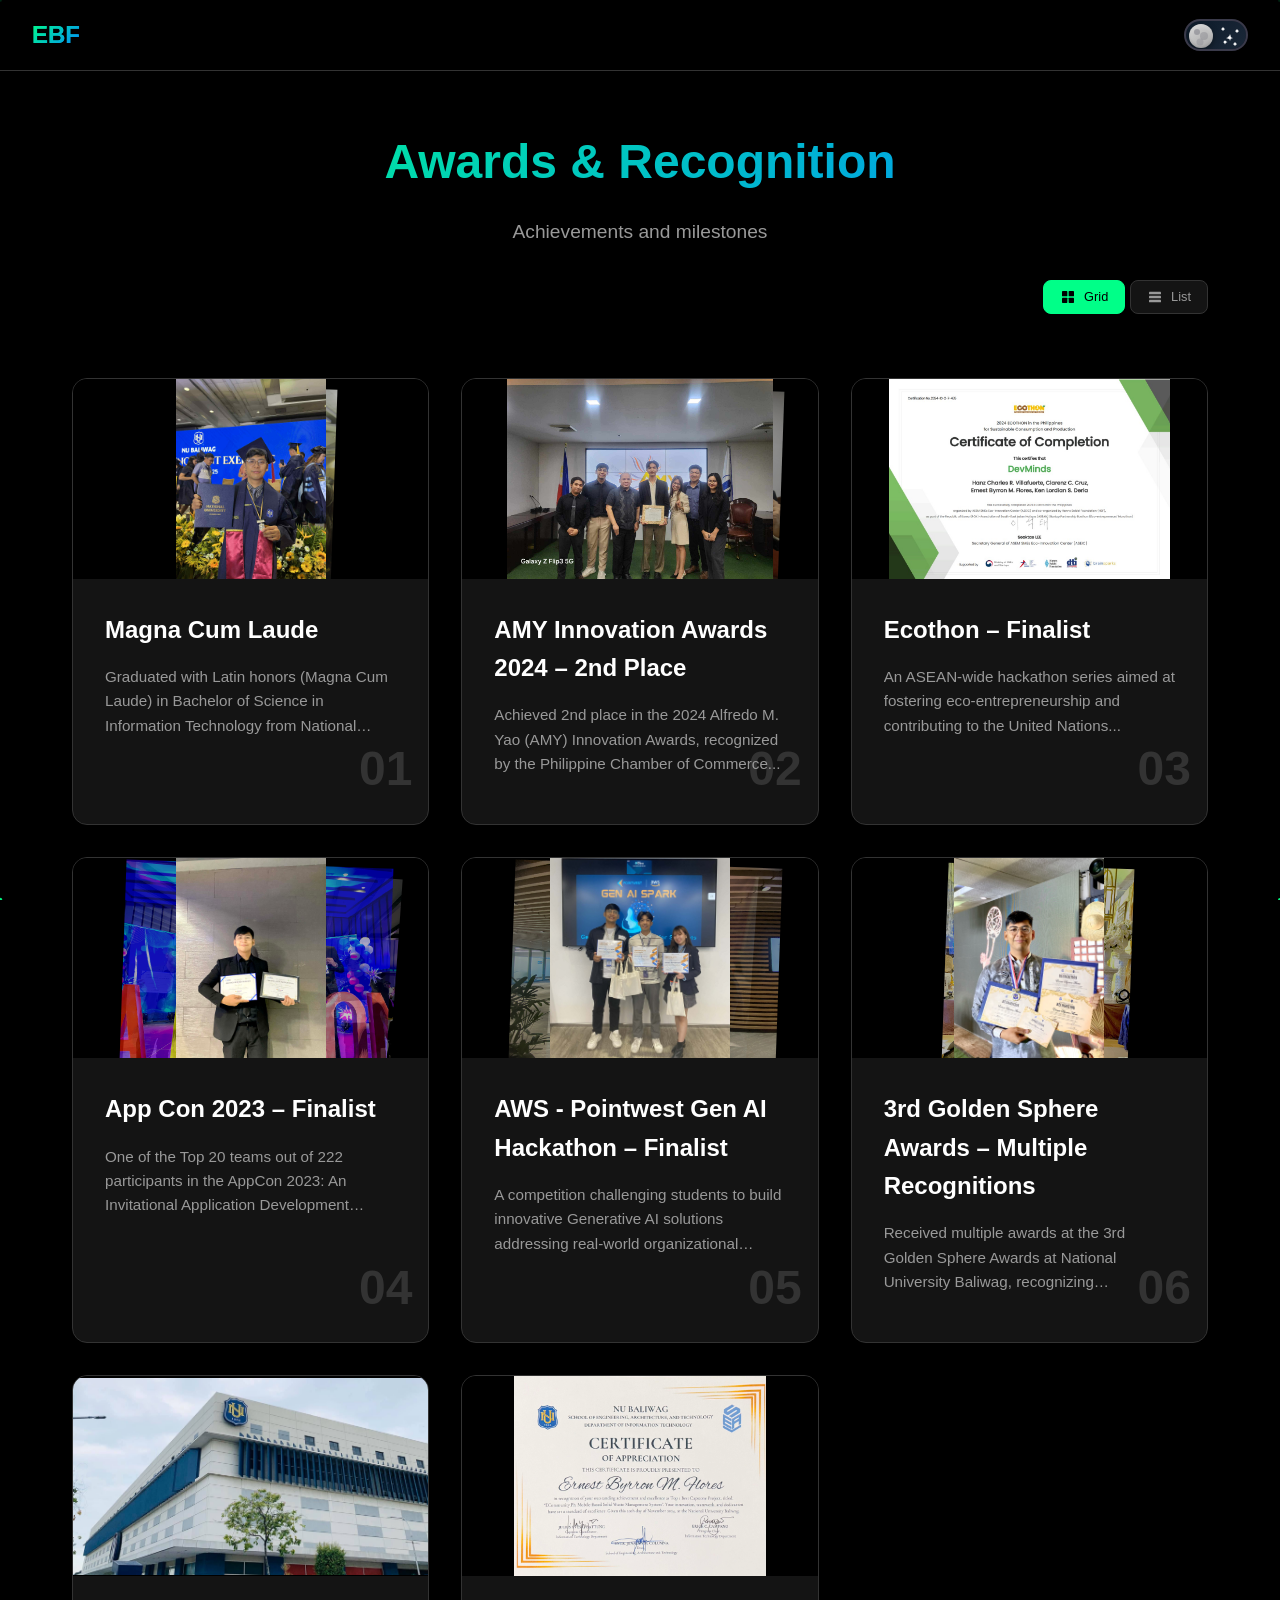
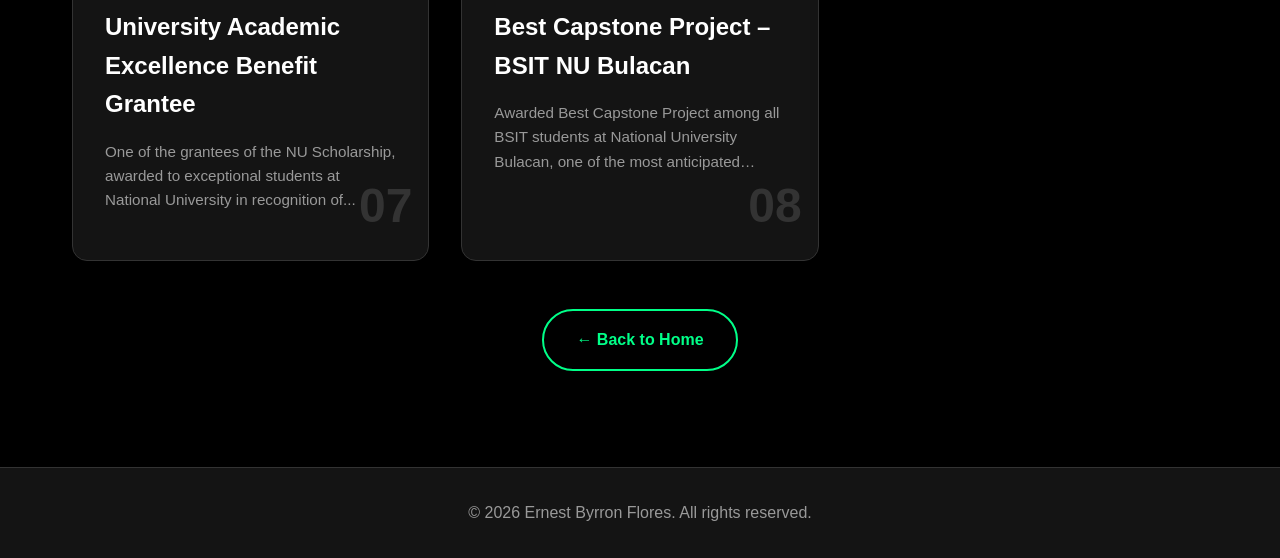
<file: awards.html>
<!DOCTYPE html>
<html lang="en">
<head>
    <meta charset="UTF-8">
    <meta name="viewport" content="width=device-width, initial-scale=1.0">
    <title>Awards & Recognition - Ernest Byrron Flores</title>
    <link rel="stylesheet" href="styles.css?v=3">
    <script>
        // Apply saved theme immediately to prevent flash
        (function() {
            var t = localStorage.getItem('theme') || 'dark';
            document.documentElement.setAttribute('data-theme', t);
        })();
        // Apply saved view immediately to prevent flash
        (function() {
            if (localStorage.getItem('viewPreference') === 'list') {
                document.write('<style id="view-preload">.project-grid{grid-template-columns:1fr!important;gap:1rem}.project-grid .project-card{flex-direction:row;align-items:center}.project-grid .project-image{width:120px;min-width:120px;height:90px}.view-toggle-btn[data-view="grid"]{background:var(--bg-card);color:var(--text-secondary)}.view-toggle-btn[data-view="list"]{background:var(--primary);border-color:var(--primary);color:var(--bg-dark)}</style>');
            }
        })();
    </script>
</head>
<body>
    <canvas id="particles"></canvas>
    
    <header>
        <div class="logo"><a href="index.html" style="text-decoration:none;color:inherit;background:linear-gradient(135deg, var(--primary), var(--secondary));-webkit-background-clip:text;-webkit-text-fill-color:transparent;background-clip:text;">EBF</a></div>
        <button class="theme-toggle" aria-label="Toggle dark/light mode" onclick="toggleTheme()">
            <div class="toggle-switch">
                <div class="toggle-track"></div>
                <div class="toggle-stars">
                    <span></span><span></span><span></span><span></span><span></span>
                </div>
                <div class="toggle-clouds">
                    <span></span><span></span><span></span><span></span><span></span>
                </div>
                <div class="toggle-knob"></div>
            </div>
        </button>
    </header>

    <main>
        <section id="all-projects">
            <h1>Awards & Recognition</h1>
            <p class="section-subtitle">Achievements and milestones</p>
            
            <div class="view-toggle-bar">
                <button class="view-toggle-btn active" data-view="grid" onclick="setView('grid')">
                    <svg width="18" height="18" viewBox="0 0 24 24" fill="currentColor"><rect x="3" y="3" width="8" height="8" rx="1"/><rect x="13" y="3" width="8" height="8" rx="1"/><rect x="3" y="13" width="8" height="8" rx="1"/><rect x="13" y="13" width="8" height="8" rx="1"/></svg>
                    Grid
                </button>
                <button class="view-toggle-btn" data-view="list" onclick="setView('list')">
                    <svg width="18" height="18" viewBox="0 0 24 24" fill="currentColor"><rect x="3" y="4" width="18" height="4" rx="1"/><rect x="3" y="10" width="18" height="4" rx="1"/><rect x="3" y="16" width="18" height="4" rx="1"/></svg>
                    List
                </button>
            </div>

            <div class="project-grid">
                <div class="project-card" onclick="openAwardModal('award1')">
                    <div class="project-image project-image-dual">
                        <img src="assets/images/awards/magna1.jpg" alt="Magna Cum Laude">
                        <img src="assets/images/awards/magna2.jpg" alt="Magna Cum Laude">
                    </div>
                    <div class="project-content">
                        <div class="project-number">01</div>
                        <h3>Magna Cum Laude</h3>
                        <p>Graduated with Latin honors (Magna Cum Laude) in Bachelor of Science in Information Technology from National University...</p>
                    </div>
                </div>

                <div class="project-card" onclick="openAwardModal('award2')">
                    <div class="project-image project-image-dual">
                        <img src="assets/images/awards/amy1.jpg" alt="AMY Innovation Awards">
                        <img src="assets/images/awards/amy2.jpg" alt="AMY Innovation Awards">
                    </div>
                    <div class="project-content">
                        <div class="project-number">02</div>
                        <h3>AMY Innovation Awards 2024 – 2nd Place</h3>
                        <p>Achieved 2nd place in the 2024 Alfredo M. Yao (AMY) Innovation Awards, recognized by the Philippine Chamber of Commerce...</p>
                    </div>
                </div>

                <div class="project-card" onclick="openAwardModal('award3')">
                    <div class="project-image">
                        <img src="assets/images/awards/ecothon.jpg" alt="Ecothon">
                    </div>
                    <div class="project-content">
                        <div class="project-number">03</div>
                        <h3>Ecothon – Finalist</h3>
                        <p>An ASEAN-wide hackathon series aimed at fostering eco-entrepreneurship and contributing to the United Nations...</p>
                    </div>
                </div>

                <div class="project-card" onclick="openAwardModal('award4')">
                    <div class="project-image project-image-triple">
                        <img src="assets/images/awards/appcon1.jpg" alt="App Con 2023">
                        <img src="assets/images/awards/appcon2.jpg" alt="App Con 2023">
                        <img src="assets/images/awards/appcon3.jpg" alt="App Con 2023">
                    </div>
                    <div class="project-content">
                        <div class="project-number">04</div>
                        <h3>App Con 2023 – Finalist</h3>
                        <p>One of the Top 20 teams out of 222 participants in the AppCon 2023: An Invitational Application Development Contest...</p>
                    </div>
                </div>

                <div class="project-card" onclick="openAwardModal('award5')">
                    <div class="project-image project-image-triple">
                        <img src="assets/images/awards/genai1.jpg" alt="AWS Hackathon">
                        <img src="assets/images/awards/genai2.jpg" alt="AWS Hackathon">
                        <img src="assets/images/awards/genai3.jpg" alt="AWS Hackathon">
                        <img src="assets/images/awards/genai4.jpg" alt="AWS Hackathon">
                    </div>
                    <div class="project-content">
                        <div class="project-number">05</div>
                        <h3>AWS - Pointwest Gen AI Hackathon – Finalist</h3>
                        <p>A competition challenging students to build innovative Generative AI solutions addressing real-world organizational problems...</p>
                    </div>
                </div>

                <div class="project-card" onclick="openAwardModal('award6')">
                    <div class="project-image project-image-dual">
                        <img src="assets/images/awards/golden-sphere-1.jpg" alt="Golden Sphere Awards">
                        <img src="assets/images/awards/golden-sphere-2.jpg" alt="Golden Sphere Awards">
                    </div>
                    <div class="project-content">
                        <div class="project-number">06</div>
                        <h3>3rd Golden Sphere Awards – Multiple Recognitions</h3>
                        <p>Received multiple awards at the 3rd Golden Sphere Awards at National University Baliwag, recognizing outstanding student leadership...</p>
                    </div>
                </div>

                <div class="project-card" onclick="openAwardModal('award7')">
                    <div class="project-image">
                        <img src="assets/images/awards/university.jpg" alt="NU Scholarship">
                    </div>
                    <div class="project-content">
                        <div class="project-number">07</div>
                        <h3>University Academic Excellence Benefit Grantee</h3>
                        <p>One of the grantees of the NU Scholarship, awarded to exceptional students at National University in recognition of...</p>
                    </div>
                </div>

                <div class="project-card" onclick="openAwardModal('award8')">
                    <div class="project-image project-image-dual">
                        <img src="assets/images/awards/best-capstone-1.jpg" alt="Best Capstone Project">
                        <img src="assets/images/awards/best-capstone-2.jpg" alt="Best Capstone Project">
                    </div>
                    <div class="project-content">
                        <div class="project-number">08</div>
                        <h3>Best Capstone Project – BSIT NU Bulacan</h3>
                        <p>Awarded Best Capstone Project among all BSIT students at National University Bulacan, one of the most anticipated recognitions in the program...</p>
                    </div>
                </div>
            </div>

            <div class="back-home-container">
                <a href="index.html#awards" class="cta-button-outline">← Back to Home</a>
            </div>
        </section>
    </main>

    <div id="award-modal" class="modal">
        <div class="modal-content project-modal-content">
            <span class="close-modal" onclick="closeAwardModal()">&times;</span>
            <div id="award-modal-body">
                <!-- Content will be loaded by JavaScript -->
            </div>
        </div>
    </div>

    <footer>
        <p>&copy; 2026 Ernest Byrron Flores. All rights reserved.</p>
    </footer>

    <script src="script.js"></script>
</body>
</html>
</file>
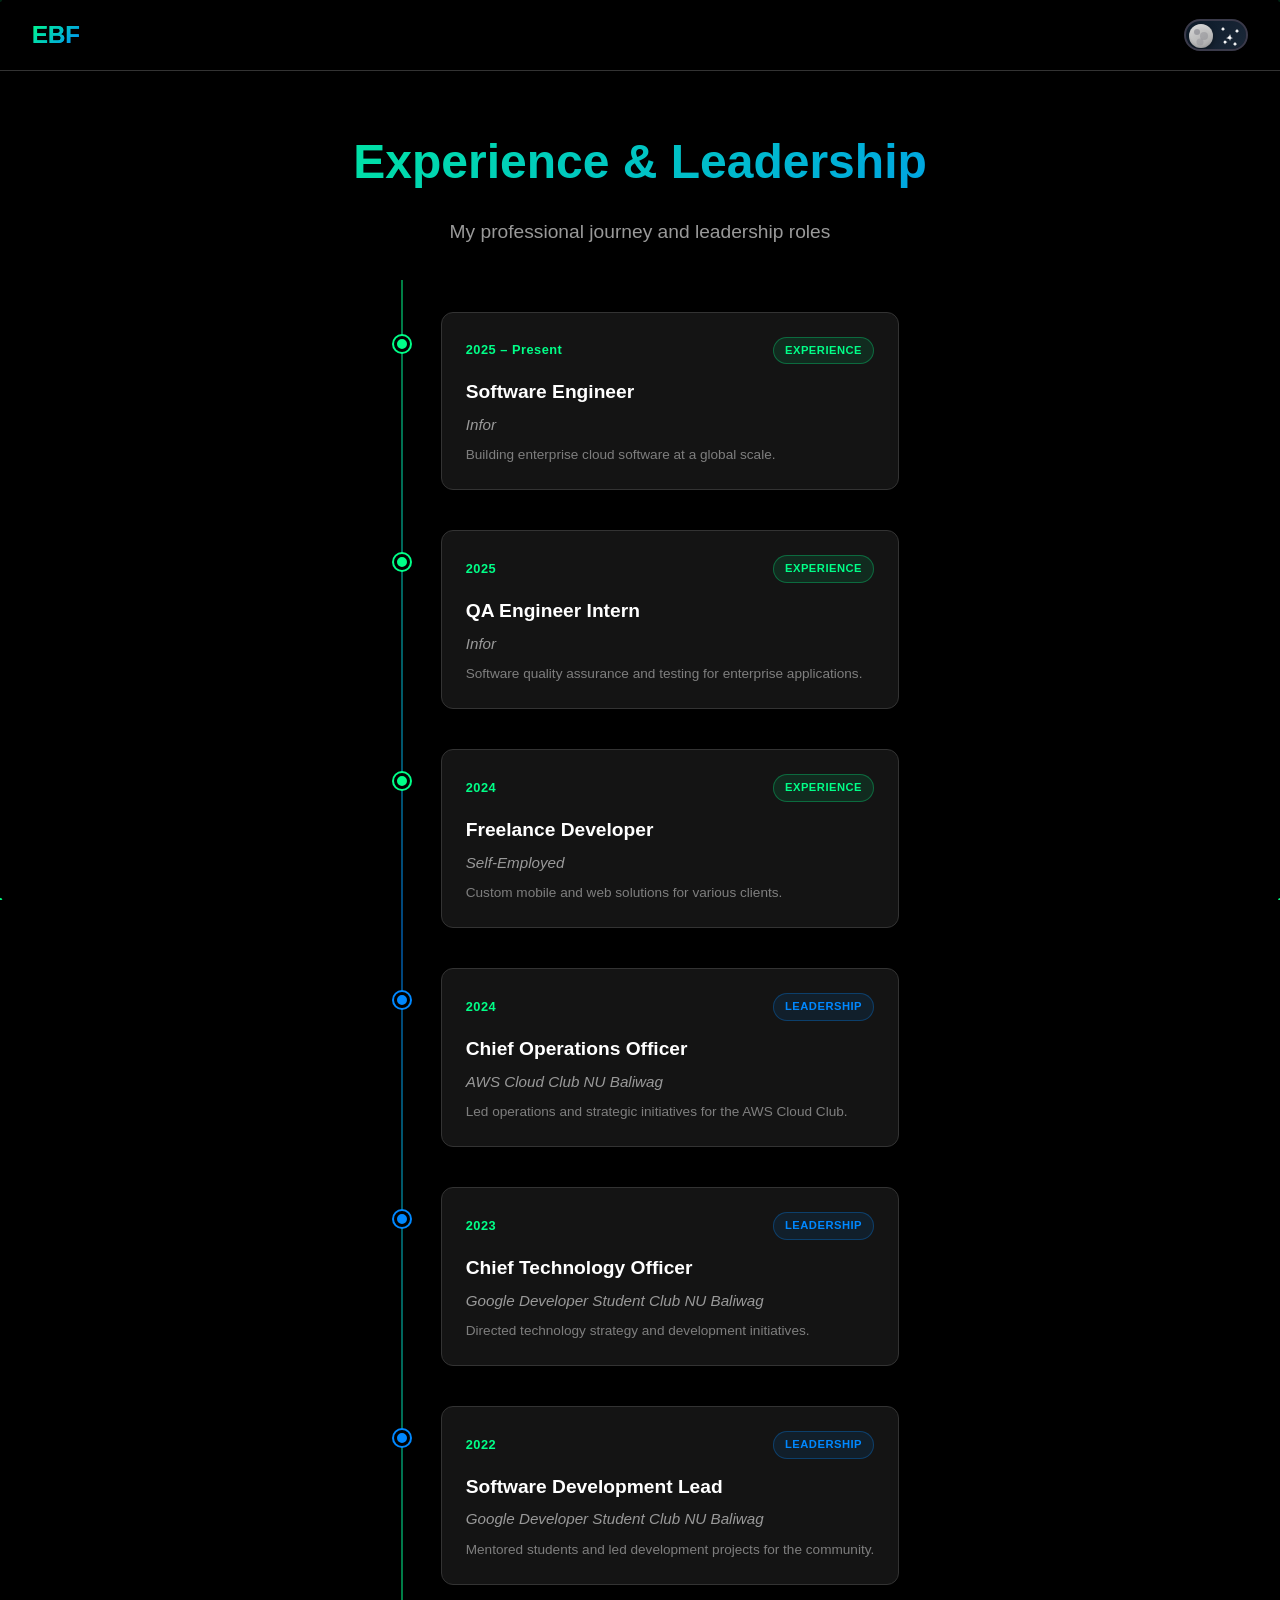
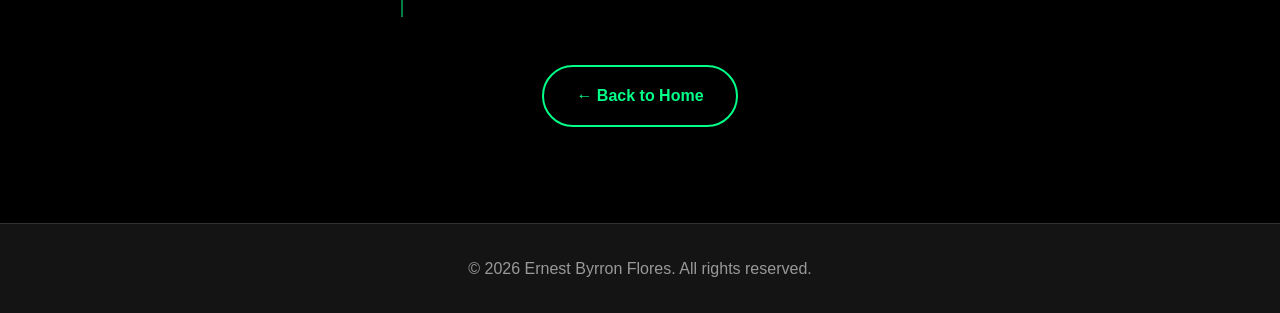
<file: experience.html>
<!DOCTYPE html>
<html lang="en">
<head>
    <meta charset="UTF-8">
    <meta name="viewport" content="width=device-width, initial-scale=1.0">
    <title>Experience & Leadership - Ernest Byrron Flores</title>
    <link rel="stylesheet" href="styles.css?v=3">
    <script>
        // Apply saved theme immediately to prevent flash
        (function() {
            var t = localStorage.getItem('theme') || 'dark';
            document.documentElement.setAttribute('data-theme', t);
        })();
        // Apply saved view immediately to prevent flash
        (function() {
            if (localStorage.getItem('viewPreference') === 'list') {
                document.write('<style id="view-preload">.project-grid{grid-template-columns:1fr!important;gap:1rem}.project-grid .project-card{flex-direction:row;align-items:center}.project-grid .project-image{width:120px;min-width:120px;height:90px}.view-toggle-btn[data-view="grid"]{background:var(--bg-card);color:var(--text-secondary)}.view-toggle-btn[data-view="list"]{background:var(--primary);border-color:var(--primary);color:var(--bg-dark)}</style>');
            }
        })();
    </script>
</head>
<body>
    <canvas id="particles"></canvas>
    
    <header>
        <div class="logo"><a href="index.html" style="text-decoration:none;color:inherit;background:linear-gradient(135deg, var(--primary), var(--secondary));-webkit-background-clip:text;-webkit-text-fill-color:transparent;background-clip:text;">EBF</a></div>
        <button class="theme-toggle" aria-label="Toggle dark/light mode" onclick="toggleTheme()">
            <div class="toggle-switch">
                <div class="toggle-track"></div>
                <div class="toggle-stars">
                    <span></span><span></span><span></span><span></span><span></span>
                </div>
                <div class="toggle-clouds">
                    <span></span><span></span><span></span><span></span><span></span>
                </div>
                <div class="toggle-knob"></div>
            </div>
        </button>
    </header>

    <main>
        <section id="all-projects" class="experience-list">
            <h1>Experience & Leadership</h1>
            <p class="section-subtitle">My professional journey and leadership roles</p>
            
            <div class="timeline">
                <div class="timeline-item" onclick="openExperienceModal('infor-software')">
                    <div class="timeline-dot"></div>
                    <div class="timeline-content">
                        <div class="timeline-header">
                            <div class="timeline-date">2025 – Present</div>
                            <span class="timeline-badge badge-experience">Experience</span>
                        </div>
                        <h3>Software Engineer</h3>
                        <p class="timeline-company">Infor</p>
                        <p class="timeline-desc">Building enterprise cloud software at a global scale.</p>
                    </div>
                </div>

                <div class="timeline-item" onclick="openExperienceModal('infor-qa')">
                    <div class="timeline-dot"></div>
                    <div class="timeline-content">
                        <div class="timeline-header">
                            <div class="timeline-date">2025</div>
                            <span class="timeline-badge badge-experience">Experience</span>
                        </div>
                        <h3>QA Engineer Intern</h3>
                        <p class="timeline-company">Infor</p>
                        <p class="timeline-desc">Software quality assurance and testing for enterprise applications.</p>
                    </div>
                </div>

                <div class="timeline-item" onclick="openExperienceModal('freelance')">
                    <div class="timeline-dot"></div>
                    <div class="timeline-content">
                        <div class="timeline-header">
                            <div class="timeline-date">2024</div>
                            <span class="timeline-badge badge-experience">Experience</span>
                        </div>
                        <h3>Freelance Developer</h3>
                        <p class="timeline-company">Self-Employed</p>
                        <p class="timeline-desc">Custom mobile and web solutions for various clients.</p>
                    </div>
                </div>

                <div class="timeline-item" onclick="openExperienceModal('aws-coo')">
                    <div class="timeline-dot dot-leadership"></div>
                    <div class="timeline-content">
                        <div class="timeline-header">
                            <div class="timeline-date">2024</div>
                            <span class="timeline-badge badge-leadership">Leadership</span>
                        </div>
                        <h3>Chief Operations Officer</h3>
                        <p class="timeline-company">AWS Cloud Club NU Baliwag</p>
                        <p class="timeline-desc">Led operations and strategic initiatives for the AWS Cloud Club.</p>
                    </div>
                </div>

                <div class="timeline-item" onclick="openExperienceModal('gdsc-cto')">
                    <div class="timeline-dot dot-leadership"></div>
                    <div class="timeline-content">
                        <div class="timeline-header">
                            <div class="timeline-date">2023</div>
                            <span class="timeline-badge badge-leadership">Leadership</span>
                        </div>
                        <h3>Chief Technology Officer</h3>
                        <p class="timeline-company">Google Developer Student Club NU Baliwag</p>
                        <p class="timeline-desc">Directed technology strategy and development initiatives.</p>
                    </div>
                </div>

                <div class="timeline-item" onclick="openExperienceModal('gdsc-lead')">
                    <div class="timeline-dot dot-leadership"></div>
                    <div class="timeline-content">
                        <div class="timeline-header">
                            <div class="timeline-date">2022</div>
                            <span class="timeline-badge badge-leadership">Leadership</span>
                        </div>
                        <h3>Software Development Lead</h3>
                        <p class="timeline-company">Google Developer Student Club NU Baliwag</p>
                        <p class="timeline-desc">Mentored students and led development projects for the community.</p>
                    </div>
                </div>
            </div>

            <div class="back-home-container">
                <a href="index.html#leadership" class="cta-button-outline">← Back to Home</a>
            </div>
        </section>
    </main>

    <div id="experience-modal" class="modal">
        <div class="modal-content project-modal-content">
            <span class="close-modal" onclick="closeExperienceModal()">&times;</span>
            <div id="experience-modal-body">
                <!-- Content will be loaded by JavaScript -->
            </div>
        </div>
    </div>

    <footer>
        <p>&copy; 2026 Ernest Byrron Flores. All rights reserved.</p>
    </footer>

    <script src="script.js"></script>
</body>
</html>
</file>
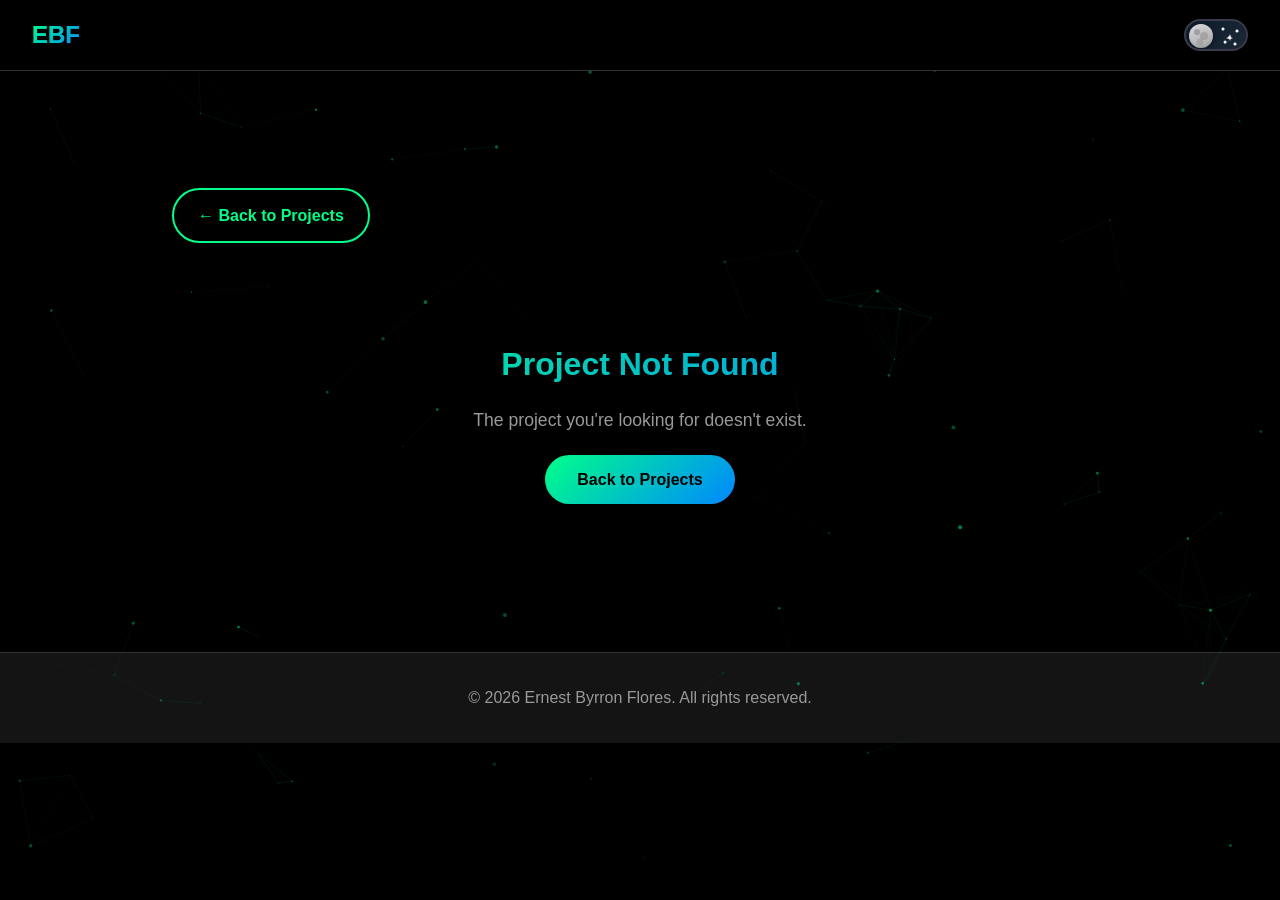
<file: project-detail.html>
<!DOCTYPE html>
<html lang="en">
<head>
    <meta charset="UTF-8">
    <meta name="viewport" content="width=device-width, initial-scale=1.0">
    <title>Project Details - Ernest Byrron Flores</title>
    <link rel="stylesheet" href="styles.css?v=3">
    <script>
        // Apply saved theme immediately to prevent flash
        (function() {
            var t = localStorage.getItem('theme') || 'dark';
            document.documentElement.setAttribute('data-theme', t);
        })();
    </script>
</head>
<body>
    <canvas id="particles"></canvas>
    
    <header>
        <div class="logo"><a href="index.html" style="text-decoration:none;color:inherit;background:linear-gradient(135deg, var(--primary), var(--secondary));-webkit-background-clip:text;-webkit-text-fill-color:transparent;background-clip:text;">EBF</a></div>
        <button class="theme-toggle" aria-label="Toggle dark/light mode" onclick="toggleTheme()">
            <div class="toggle-switch">
                <div class="toggle-track"></div>
                <div class="toggle-stars">
                    <span></span><span></span><span></span><span></span><span></span>
                </div>
                <div class="toggle-clouds">
                    <span></span><span></span><span></span><span></span><span></span>
                </div>
                <div class="toggle-knob"></div>
            </div>
        </button>
    </header>

    <main>
        <section id="project-detail-section">
            <div class="back-button-container">
                <a href="index.html#projects" class="back-button">← Back to Projects</a>
            </div>
            
            <div id="project-detail-content">
                <!-- Content will be loaded by JavaScript -->
            </div>
        </section>
    </main>

    <footer>
        <p>&copy; 2026 Ernest Byrron Flores. All rights reserved.</p>
    </footer>

    <script src="script.js"></script>
    <script src="project-detail.js"></script>
</body>
</html>
</file>
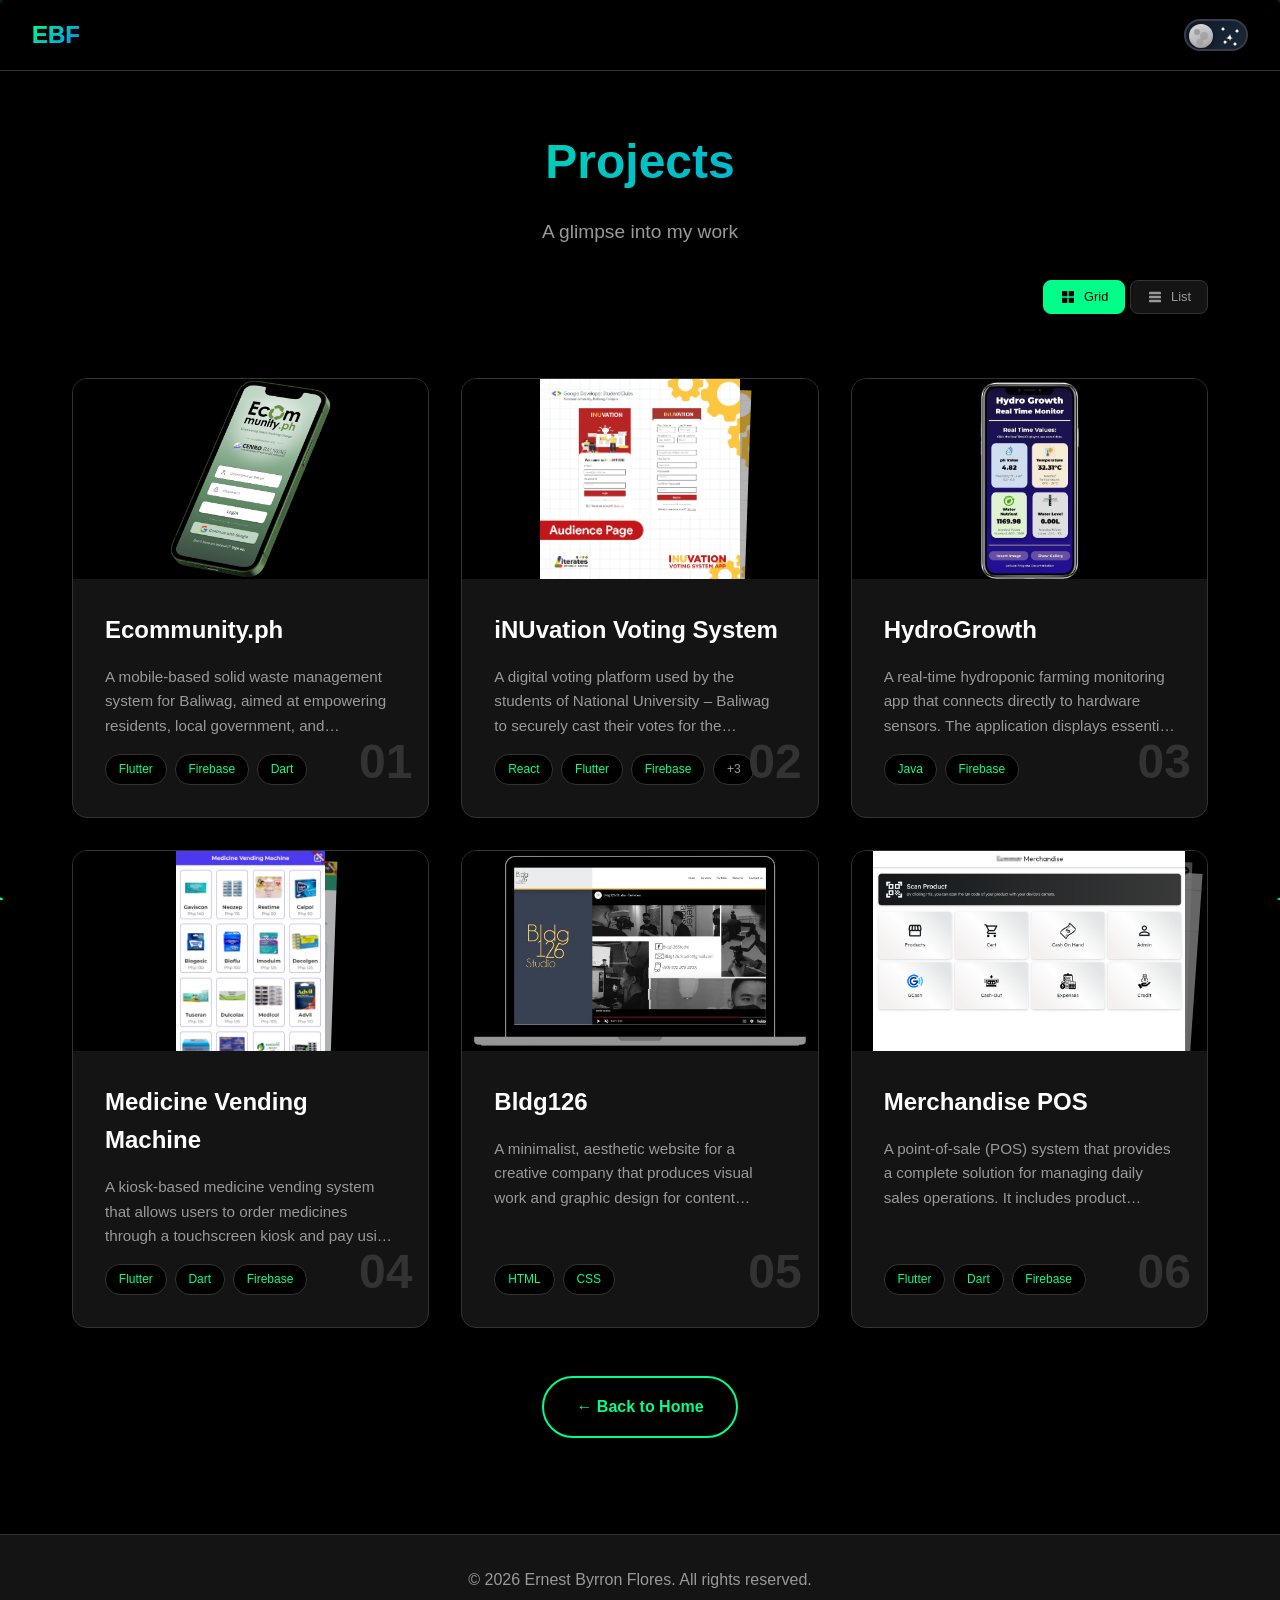
<file: projects.html>
<!DOCTYPE html>
<html lang="en">
<head>
    <meta charset="UTF-8">
    <meta name="viewport" content="width=device-width, initial-scale=1.0">
    <title>Projects - Ernest Byrron Flores</title>
    <link rel="stylesheet" href="styles.css?v=3">
    <script>
        // Apply saved theme immediately to prevent flash
        (function() {
            var t = localStorage.getItem('theme') || 'dark';
            document.documentElement.setAttribute('data-theme', t);
        })();
        // Apply saved view immediately to prevent flash
        (function() {
            if (localStorage.getItem('viewPreference') === 'list') {
                document.write('<style id="view-preload">.project-grid{grid-template-columns:1fr!important;gap:1rem}.project-grid .project-card{flex-direction:row;align-items:center}.project-grid .project-image{width:120px;min-width:120px;height:90px}.view-toggle-btn[data-view="grid"]{background:var(--bg-card);color:var(--text-secondary)}.view-toggle-btn[data-view="list"]{background:var(--primary);border-color:var(--primary);color:var(--bg-dark)}</style>');
            }
        })();
    </script>
</head>
<body>
    <canvas id="particles"></canvas>
    
    <header>
        <div class="logo"><a href="index.html" style="text-decoration:none;color:inherit;background:linear-gradient(135deg, var(--primary), var(--secondary));-webkit-background-clip:text;-webkit-text-fill-color:transparent;background-clip:text;">EBF</a></div>
        <button class="theme-toggle" aria-label="Toggle dark/light mode" onclick="toggleTheme()">
            <div class="toggle-switch">
                <div class="toggle-track"></div>
                <div class="toggle-stars">
                    <span></span><span></span><span></span><span></span><span></span>
                </div>
                <div class="toggle-clouds">
                    <span></span><span></span><span></span><span></span><span></span>
                </div>
                <div class="toggle-knob"></div>
            </div>
        </button>
    </header>

    <main>
        <section id="all-projects">
            <h1>Projects</h1>
            <p class="section-subtitle">A glimpse into my work</p>
            
            <div class="view-toggle-bar">
                <button class="view-toggle-btn active" data-view="grid" onclick="setView('grid')">
                    <svg width="18" height="18" viewBox="0 0 24 24" fill="currentColor"><rect x="3" y="3" width="8" height="8" rx="1"/><rect x="13" y="3" width="8" height="8" rx="1"/><rect x="3" y="13" width="8" height="8" rx="1"/><rect x="13" y="13" width="8" height="8" rx="1"/></svg>
                    Grid
                </button>
                <button class="view-toggle-btn" data-view="list" onclick="setView('list')">
                    <svg width="18" height="18" viewBox="0 0 24 24" fill="currentColor"><rect x="3" y="4" width="18" height="4" rx="1"/><rect x="3" y="10" width="18" height="4" rx="1"/><rect x="3" y="16" width="18" height="4" rx="1"/></svg>
                    List
                </button>
            </div>

            <div class="project-grid">
                <div class="project-card" onclick="openProjectModal('ecommunity')">
                    <div class="project-image">
                        <img src="assets/images/projects/ecommunity.jpg" alt="Ecommunity.ph">
                    </div>
                    <div class="project-content">
                        <div class="project-number">01</div>
                        <h3>Ecommunity.ph</h3>
                        <p>A mobile-based solid waste management system for Baliwag, aimed at empowering residents, local government, and businesses...</p>
                        <div class="project-card-tags">
                            <span class="card-tag">Flutter</span>
                            <span class="card-tag">Firebase</span>
                            <span class="card-tag">Dart</span>
                        </div>
                    </div>
                </div>

                <div class="project-card" onclick="openProjectModal('project2')">
                    <div class="project-image project-image-dual">
                        <img src="assets/images/projects/inuvation1.jpg" alt="iNUvation Voting System">
                        <img src="assets/images/projects/inuvation2.jpg" alt="iNUvation Voting System">
                    </div>
                    <div class="project-content">
                        <div class="project-number">02</div>
                        <h3>iNUvation Voting System</h3>
                        <p>A digital voting platform used by the students of National University – Baliwag to securely cast their votes for the iNUvation event...</p>
                        <div class="project-card-tags">
                            <span class="card-tag">React</span>
                            <span class="card-tag">Flutter</span>
                            <span class="card-tag">Firebase</span>
                            <span class="card-tag more-count">+3</span>
                        </div>
                    </div>
                </div>

                <div class="project-card" onclick="openProjectModal('project3')">
                    <div class="project-image">
                        <img src="assets/images/projects/hydrogrowth.jpg" alt="HydroGrowth">
                    </div>
                    <div class="project-content">
                        <div class="project-number">03</div>
                        <h3>HydroGrowth</h3>
                        <p>A real-time hydroponic farming monitoring app that connects directly to hardware sensors. The application displays essential environmental parameters...</p>
                        <div class="project-card-tags">
                            <span class="card-tag">Java</span>
                            <span class="card-tag">Firebase</span>
                        </div>
                    </div>
                </div>

                <div class="project-card" onclick="openProjectModal('project4')">
                    <div class="project-image project-image-dual">
                        <img src="assets/images/projects/medicine-vending1.jpg" alt="Medicine Vending Machine">
                        <img src="assets/images/projects/medicine-vending2.jpg" alt="Medicine Vending Machine">
                    </div>
                    <div class="project-content">
                        <div class="project-number">04</div>
                        <h3>Medicine Vending Machine</h3>
                        <p>A kiosk‑based medicine vending system that allows users to order medicines through a touchscreen kiosk and pay using online payment methods...</p>
                        <div class="project-card-tags">
                            <span class="card-tag">Flutter</span>
                            <span class="card-tag">Dart</span>
                            <span class="card-tag">Firebase</span>
                        </div>
                    </div>
                </div>

                <div class="project-card" onclick="openProjectModal('project5')">
                    <div class="project-image">
                        <img src="assets/images/projects/bldg126.jpg" alt="Bldg126">
                    </div>
                    <div class="project-content">
                        <div class="project-number">05</div>
                        <h3>Bldg126</h3>
                        <p>A minimalist, aesthetic website for a creative company that produces visual work and graphic design for content creators.</p>
                        <div class="project-card-tags">
                            <span class="card-tag">HTML</span>
                            <span class="card-tag">CSS</span>
                        </div>
                    </div>
                </div>

                <div class="project-card" onclick="openProjectModal('project6')">
                    <div class="project-image project-image-triple">
                        <img src="assets/images/projects/merchandise-pos1.jpg" alt="Merchandise POS">
                        <img src="assets/images/projects/merchandise-pos2.jpg" alt="Merchandise POS">
                        <img src="assets/images/projects/merchandise-pos3.jpg" alt="Merchandise POS">
                    </div>
                    <div class="project-content">
                        <div class="project-number">06</div>
                        <h3>Merchandise POS</h3>
                        <p>A point‑of‑sale (POS) system that provides a complete solution for managing daily sales operations. It includes product management, QR code scanning...</p>
                        <div class="project-card-tags">
                            <span class="card-tag">Flutter</span>
                            <span class="card-tag">Dart</span>
                            <span class="card-tag">Firebase</span>
                        </div>
                    </div>
                </div>
            </div>

            <div class="back-home-container">
                <a href="index.html#projects" class="cta-button-outline">← Back to Home</a>
            </div>
        </section>
    </main>

    <div id="project-modal" class="modal">
        <div class="modal-content project-modal-content">
            <span class="close-modal" onclick="closeProjectModal()">&times;</span>
            <div id="project-modal-body">
                <!-- Content will be loaded by JavaScript -->
            </div>
        </div>
    </div>

    <footer>
        <p>&copy; 2026 Ernest Byrron Flores. All rights reserved.</p>
    </footer>

    <script src="script.js"></script>
</body>
</html>
</file>
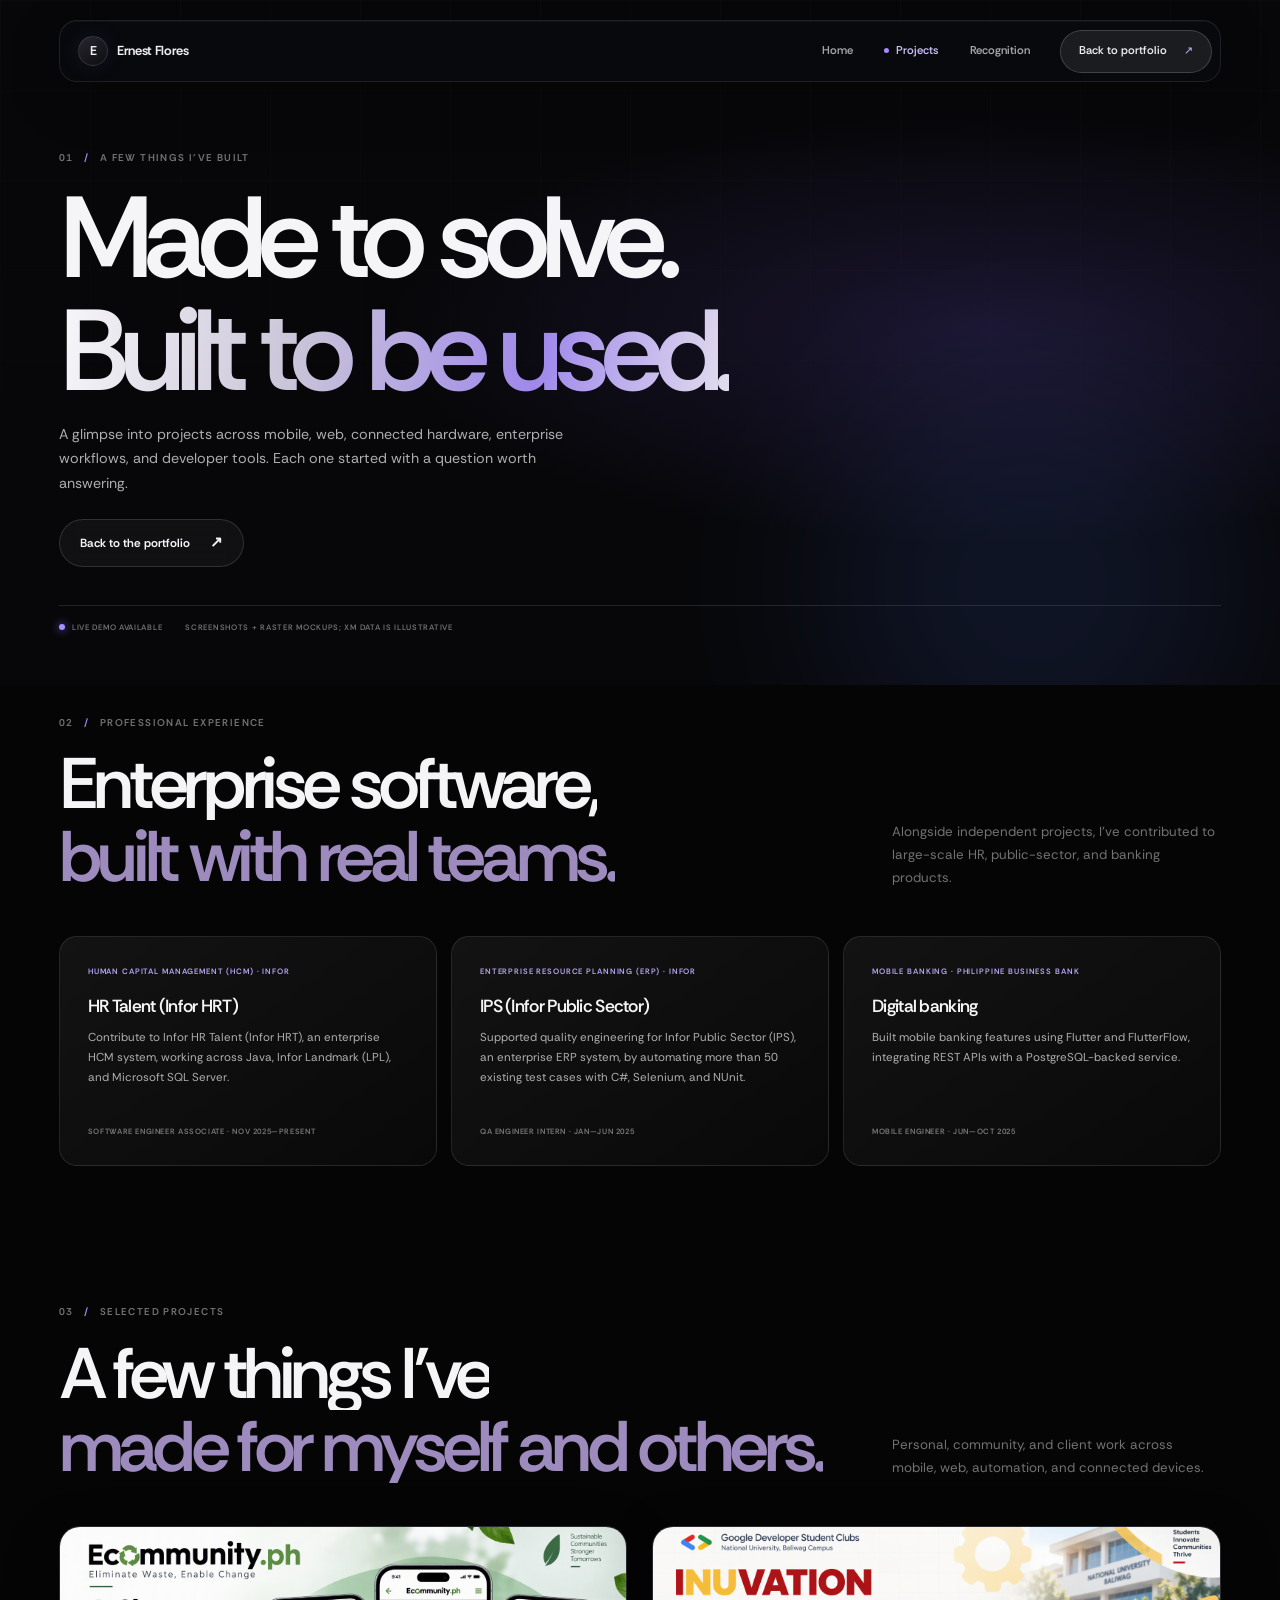
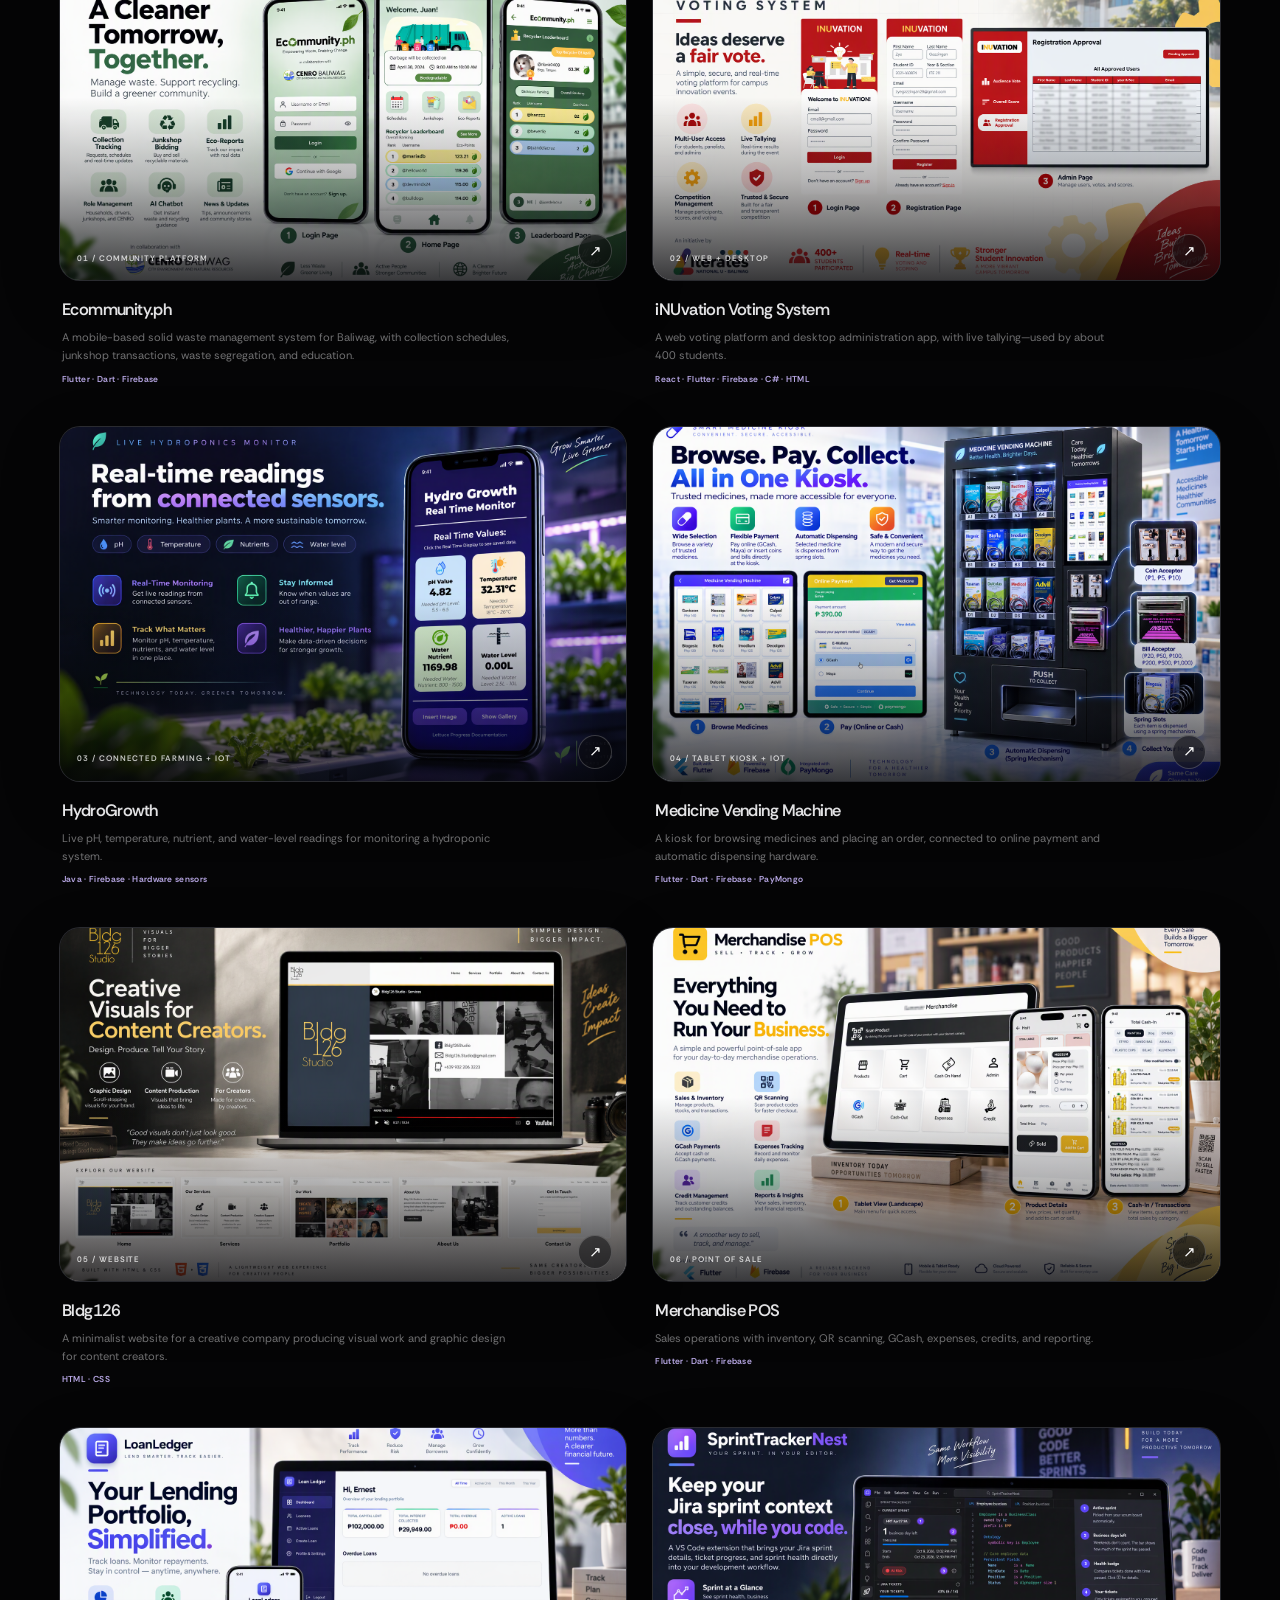
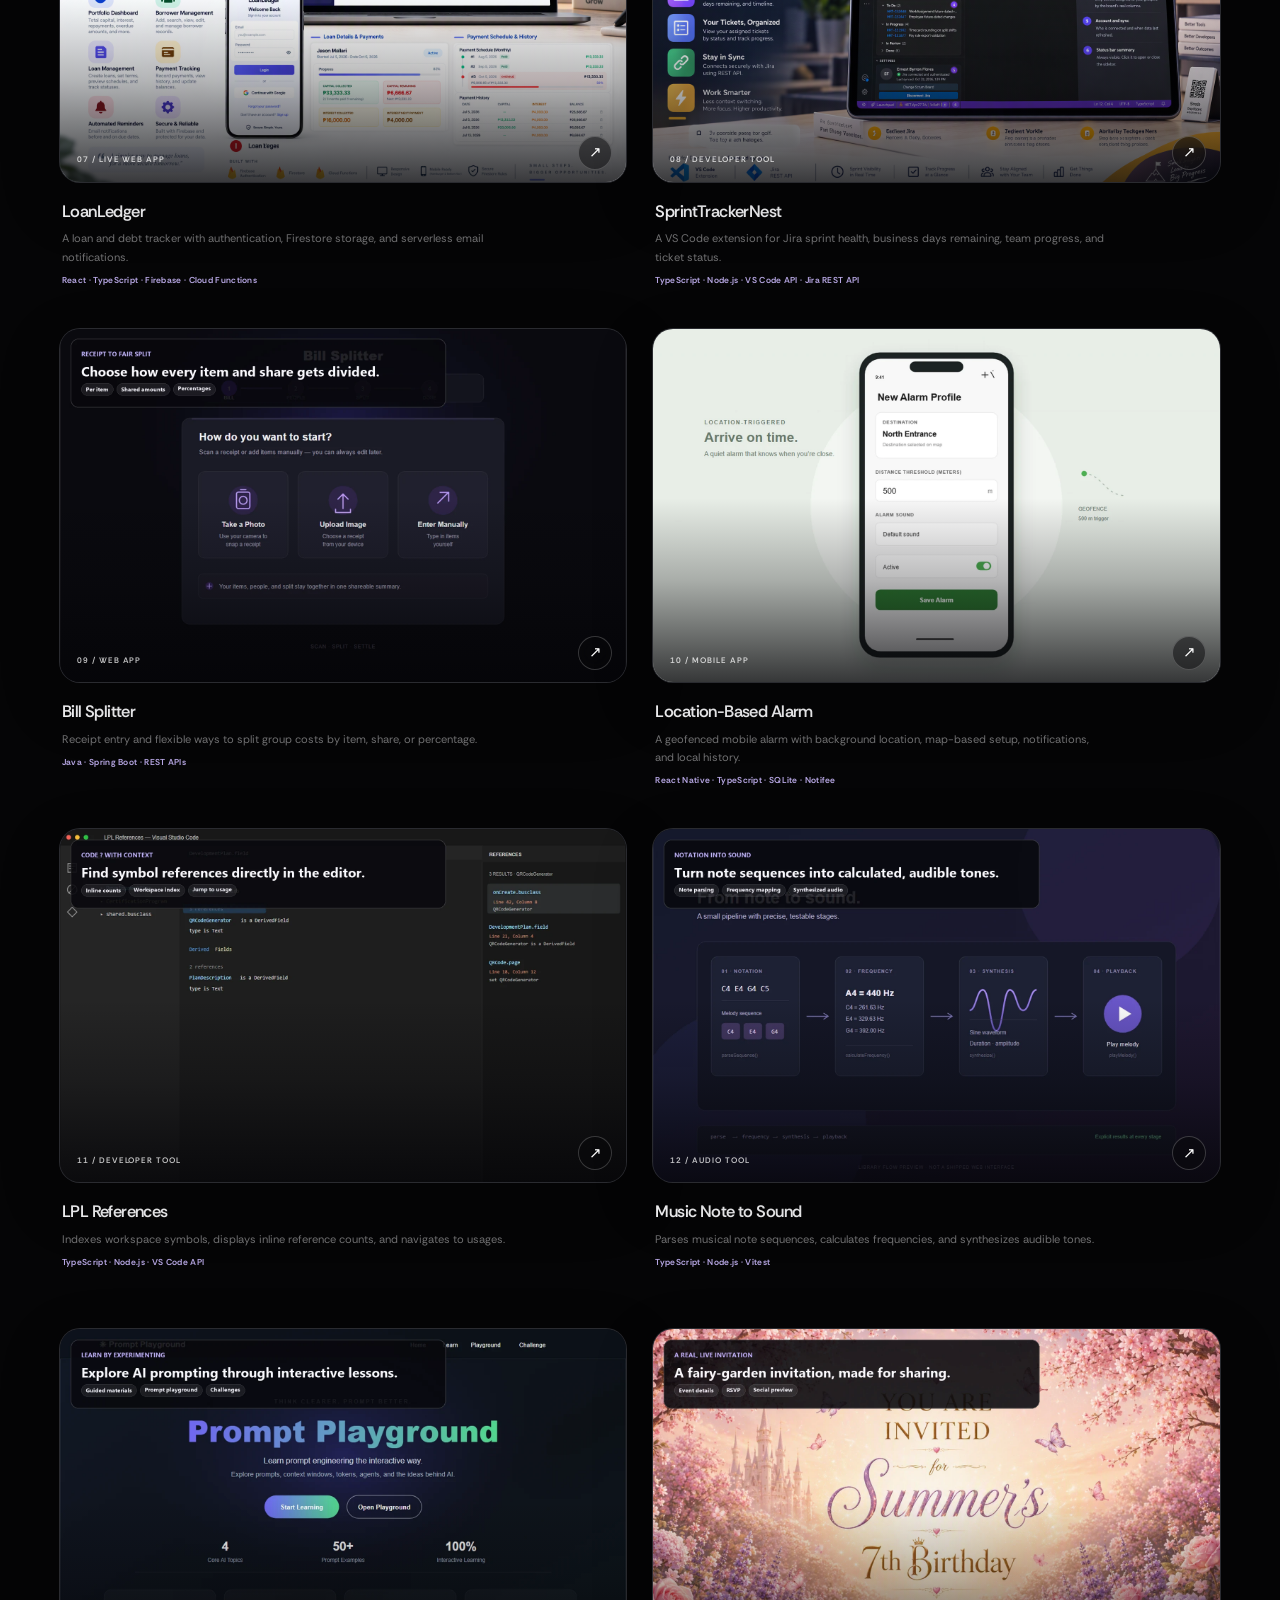
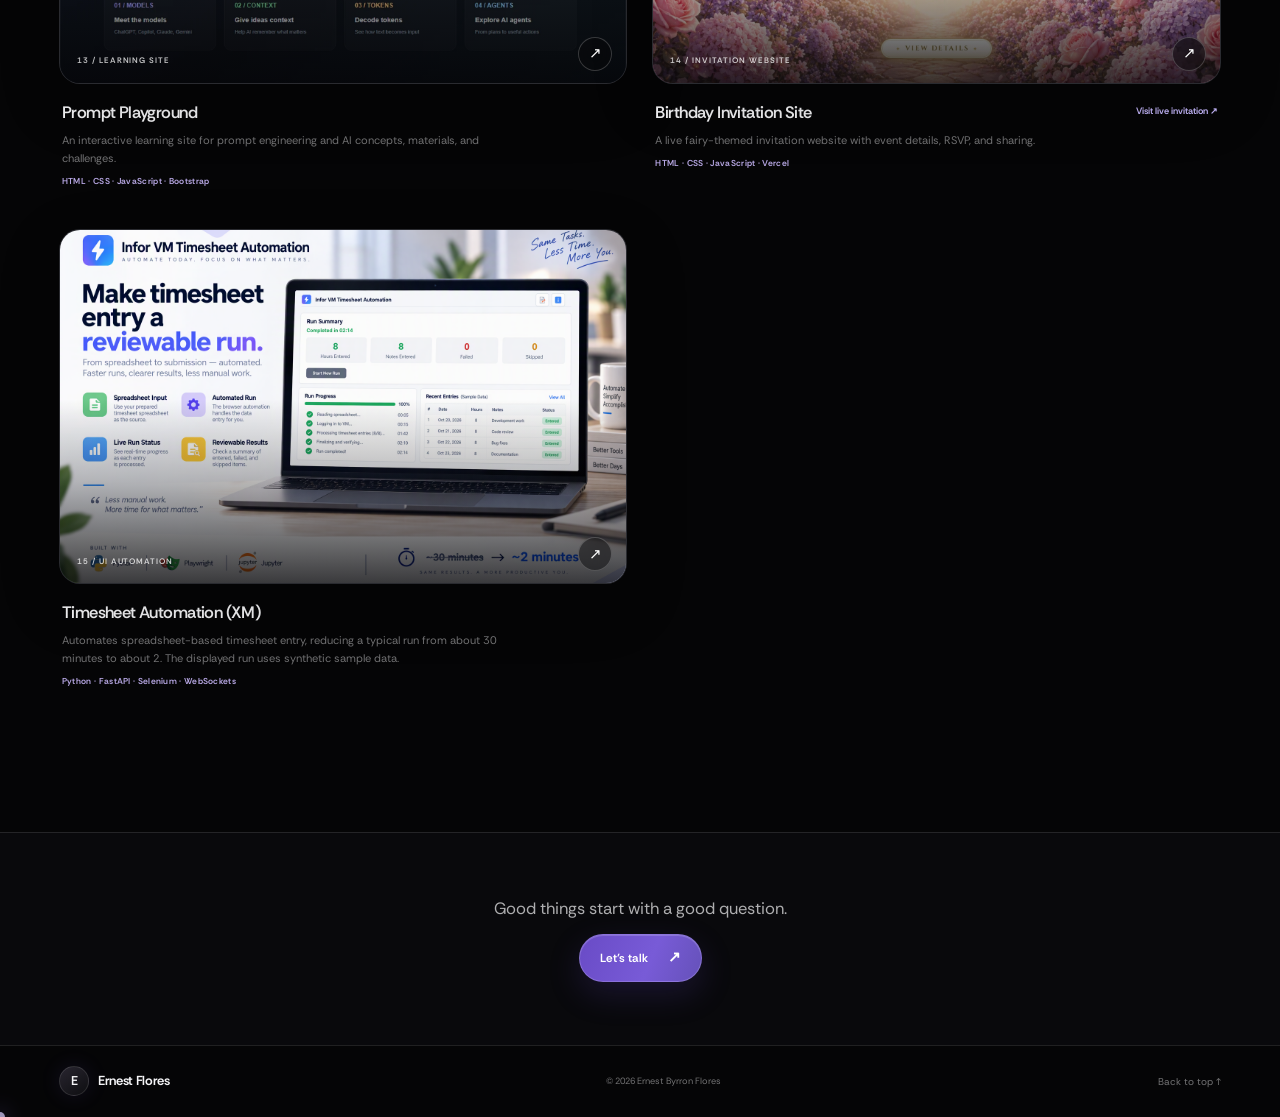
<file: v4/projects.html>
<!DOCTYPE html>
<html lang="en">
<head>
    <meta charset="UTF-8">
    <meta name="viewport" content="width=device-width, initial-scale=1">
    <base href="/v4/">
    <meta name="theme-color" content="#050506">
    <meta name="description" content="Explore a selection of projects by Ernest Byrron Flores, from mobile apps and connected devices to developer tools and automation.">
    <title>Selected Work — Ernest Byrron Flores</title>
    <link rel="icon" href="favicon.png" type="image/png">
    <link rel="preconnect" href="https://fonts.googleapis.com">
    <link rel="preconnect" href="https://fonts.gstatic.com" crossorigin>
    <link href="https://fonts.googleapis.com/css2?family=Rethink+Sans:wght@400;500;600;700;800&display=swap" rel="stylesheet">
    <link rel="stylesheet" href="v4.css">
    <script src="v4.js" defer></script>
</head>
<body>
    <a class="skip-link" href="projects.html#main">Skip to content</a><div class="cursor-glow" aria-hidden="true"></div>
    <header class="site-header site-header-context"><a class="brand" href="index.html#home" aria-label="Ernest Byrron Flores home"><span class="brand-mark">E</span><span>Ernest Flores</span></a><button class="nav-toggle" type="button" aria-expanded="false" aria-controls="primary-nav" aria-label="Open navigation"><span></span><span></span></button><nav class="site-nav" id="primary-nav" aria-label="Main navigation"><a href="index.html#home">Home</a><a href="projects.html" aria-current="page">Projects</a><a href="recognition.html">Recognition</a><a class="nav-cta" href="index.html#contact">Back to portfolio <span aria-hidden="true">↗︎</span></a></nav></header>
    <main id="main" class="projects-page">
        <section class="projects-hero"><div class="hero-orb hero-orb-two" aria-hidden="true"></div><div class="projects-hero-content"><p class="section-kicker">01 <span>/</span> A FEW THINGS I’VE BUILT</p><h1>Made to solve.<br><span class="gradient-text">Built to be used.</span></h1><p>A glimpse into projects across mobile, web, connected hardware, enterprise workflows, and developer tools. Each one started with a question worth answering.</p><a class="button button-glass" href="index.html#work">Back to the portfolio <span aria-hidden="true">↗︎</span></a><div class="projects-legend"><span><i class="legend-dot"></i> LIVE DEMO AVAILABLE</span><span>SCREENSHOTS + RASTER MOCKUPS; XM DATA IS ILLUSTRATIVE</span></div></div></section>
        <section class="section enterprise-work" aria-labelledby="enterprise-work-title">
            <div class="section-heading reveal">
                <div><p class="section-kicker">02 <span>/</span> PROFESSIONAL EXPERIENCE</p><h2 id="enterprise-work-title"><span class="heading-line"><span class="heading-line-inner">Enterprise software,</span></span><br><span class="heading-line"><span class="heading-line-inner">built with real teams.</span></span></h2></div>
                <p class="section-description">Alongside independent projects, I’ve contributed to large-scale HR, public-sector, and banking products.</p>
            </div>
            <div class="enterprise-grid">
                <article class="enterprise-card reveal"><span class="card-eyebrow">HUMAN CAPITAL MANAGEMENT (HCM) · INFOR</span><h3>HR Talent (Infor HRT)</h3><p>Contribute to Infor HR Talent (Infor HRT), an enterprise HCM system, working across Java, Infor Landmark (LPL), and Microsoft SQL Server.</p><span class="enterprise-period">SOFTWARE ENGINEER ASSOCIATE · NOV 2025—PRESENT</span></article>
                <article class="enterprise-card reveal"><span class="card-eyebrow">ENTERPRISE RESOURCE PLANNING (ERP) · INFOR</span><h3>IPS (Infor Public Sector)</h3><p>Supported quality engineering for Infor Public Sector (IPS), an enterprise ERP system, by automating more than 50 existing test cases with C#, Selenium, and NUnit.</p><span class="enterprise-period">QA ENGINEER INTERN · JAN—JUN 2025</span></article>
                <article class="enterprise-card reveal"><span class="card-eyebrow">MOBILE BANKING · PHILIPPINE BUSINESS BANK</span><h3>Digital banking</h3><p>Built mobile banking features using Flutter and FlutterFlow, integrating REST APIs with a PostgreSQL-backed service.</p><span class="enterprise-period">MOBILE ENGINEER · JUN—OCT 2025</span></article>
            </div>
        </section>
        <section class="section all-projects"><div class="section-heading reveal"><div><p class="section-kicker">03 <span>/</span> SELECTED PROJECTS</p><h2><span class="heading-line"><span class="heading-line-inner">A few things I’ve</span></span><br><span class="heading-line"><span class="heading-line-inner">made for myself and others.</span></span></h2></div><p class="section-description">Personal, community, and client work across mobile, web, automation, and connected devices.</p></div><div class="projects-grid">
            <article class="project-card project-card-wide reveal" id="ecommunity"><a class="project-visual" href="assets/images/projects/ecommunity.jpg" target="_blank" rel="noopener noreferrer"><img class="project-artwork" src="assets/project-covers/ecommunity.webp" alt="Ecommunity.ph preview with waste collection, junkshop, and education features" loading="lazy"><span class="project-index">01 / COMMUNITY PLATFORM</span><span class="project-arrow">↗︎</span></a><div class="project-meta"><div><h2>Ecommunity.ph</h2><p>A mobile-based solid waste management system for Baliwag, with collection schedules, junkshop transactions, waste segregation, and education.</p><p class="project-tech">Flutter · Dart · Firebase</p></div></div></article>
            <article class="project-card reveal" id="inuvation"><a class="project-visual" href="assets/images/projects/inuvation2.jpg" target="_blank" rel="noopener noreferrer"><img src="assets/project-covers/inuvation.webp" alt="iNUvation voting system administration preview with anonymized student records" loading="lazy"><span class="project-index">02 / WEB + DESKTOP</span><span class="project-arrow">↗︎</span></a><div class="project-meta"><div><h2>iNUvation Voting System</h2><p>A web voting platform and desktop administration app, with live tallying—used by about 400 students.</p><p class="project-tech">React · Flutter · Firebase · C# · HTML</p></div></div></article>
            <article class="project-card reveal" id="hydrogrowth"><a class="project-visual" href="assets/hydrogrowth-showcase.webp" target="_blank" rel="noopener noreferrer"><img class="project-artwork" src="assets/project-covers/hydrogrowth.webp" alt="HydroGrowth preview with live pH, temperature, nutrients, and water-level readings" loading="lazy"><span class="project-index">03 / CONNECTED FARMING + IOT</span><span class="project-arrow">↗︎</span></a><div class="project-meta"><div><h2>HydroGrowth</h2><p>Live pH, temperature, nutrient, and water-level readings for monitoring a hydroponic system.</p><p class="project-tech">Java · Firebase · Hardware sensors</p></div></div></article>
            <article class="project-card project-card-wide reveal" id="medicine-vending"><a class="project-visual" href="assets/medicine-vending-kiosk.webp" target="_blank" rel="noopener noreferrer"><img class="project-artwork" src="assets/project-covers/medicine-vending.webp" alt="Medicine vending kiosk preview with online payment and automatic dispensing features" loading="lazy"><span class="project-index">04 / TABLET KIOSK + IOT</span><span class="project-arrow">↗︎</span></a><div class="project-meta"><div><h2>Medicine Vending Machine</h2><p>A kiosk for browsing medicines and placing an order, connected to online payment and automatic dispensing hardware.</p><p class="project-tech">Flutter · Dart · Firebase · PayMongo</p></div></div></article>
            <article class="project-card reveal"><a class="project-visual" href="assets/images/projects/bldg126.jpg" target="_blank" rel="noopener noreferrer"><img src="assets/project-covers/bldg126.webp" alt="Bldg126 creative studio website preview" loading="lazy"><span class="project-index">05 / WEBSITE</span><span class="project-arrow">↗︎</span></a><div class="project-meta"><div><h2>Bldg126</h2><p>A minimalist website for a creative company producing visual work and graphic design for content creators.</p><p class="project-tech">HTML · CSS</p></div></div></article>
            <article class="project-card reveal"><a class="project-visual" href="assets/images/projects/merchandise-pos1.jpg" target="_blank" rel="noopener noreferrer"><img src="assets/project-covers/merchandise-pos.webp" alt="Merchandise POS preview with sales, inventory, and reporting features" loading="lazy"><span class="project-index">06 / POINT OF SALE</span><span class="project-arrow">↗︎</span></a><div class="project-meta"><div><h2>Merchandise POS</h2><p>Sales operations with inventory, QR scanning, GCash, expenses, credits, and reporting.</p><p class="project-tech">Flutter · Dart · Firebase</p></div></div></article>
            <article class="project-card project-card-wide reveal" id="loanledger"><a class="project-visual" href="https://loanledger-one.vercel.app/" target="_blank" rel="noopener noreferrer"><img class="project-artwork" src="assets/project-covers/loanledger.webp" alt="LoanLedger preview with lending records, sign-in, and cloud storage features" loading="lazy"><span class="project-index">07 / LIVE WEB APP</span><span class="project-arrow">↗︎</span></a><div class="project-meta"><div><h2>LoanLedger</h2><p>A loan and debt tracker with authentication, Firestore storage, and serverless email notifications.</p><p class="project-tech">React · TypeScript · Firebase · Cloud Functions</p></div></div></article>
            <article class="project-card reveal" id="sprinttrackernest"><a class="project-visual" href="https://github.com/fbyrron/SprintTrackerNest" target="_blank" rel="noopener noreferrer"><img src="assets/project-covers/sprinttrackernest.webp" alt="SprintTrackerNest preview with Jira sprint progress and ticket status inside VS Code" loading="lazy"><span class="project-index">08 / DEVELOPER TOOL</span><span class="project-arrow">↗︎</span></a><div class="project-meta"><div><h2>SprintTrackerNest</h2><p>A VS Code extension for Jira sprint health, business days remaining, team progress, and ticket status.</p><p class="project-tech">TypeScript · Node.js · VS Code API · Jira REST API</p></div></div></article>
            <article class="project-card reveal"><a class="project-visual" href="assets/bill-splitter.webp" target="_blank" rel="noopener noreferrer"><img src="assets/project-covers/bill-splitter.webp" alt="Bill Splitter preview with per-item, shared, and percentage cost splits" loading="lazy"><span class="project-index">09 / WEB APP</span><span class="project-arrow">↗︎</span></a><div class="project-meta"><div><h2>Bill Splitter</h2><p>Receipt entry and flexible ways to split group costs by item, share, or percentage.</p><p class="project-tech">Java · Spring Boot · REST APIs</p></div></div></article>
            <article class="project-card project-card-wide reveal"><a class="project-visual" href="assets/location-alarm.webp" target="_blank" rel="noopener noreferrer"><img src="assets/location-alarm.webp" alt="Location-Based Alarm project preview" loading="lazy"><span class="project-index">10 / MOBILE APP</span><span class="project-arrow">↗︎</span></a><div class="project-meta"><div><h2>Location-Based Alarm</h2><p>A geofenced mobile alarm with background location, map-based setup, notifications, and local history.</p><p class="project-tech">React Native · TypeScript · SQLite · Notifee</p></div></div></article>
            <article class="project-card reveal"><a class="project-visual" href="assets/lpl-references.webp" target="_blank" rel="noopener noreferrer"><img src="assets/project-covers/lpl-references.webp" alt="LPL References preview with inline reference counts and workspace navigation" loading="lazy"><span class="project-index">11 / DEVELOPER TOOL</span><span class="project-arrow">↗︎</span></a><div class="project-meta"><div><h2>LPL References</h2><p>Indexes workspace symbols, displays inline reference counts, and navigates to usages.</p><p class="project-tech">TypeScript · Node.js · VS Code API</p></div></div></article>
            <article class="project-card reveal"><a class="project-visual" href="assets/music-notes.webp" target="_blank" rel="noopener noreferrer"><img src="assets/project-covers/music-notes.webp" alt="Music Note to Sound preview showing note parsing and synthesized audio" loading="lazy"><span class="project-index">12 / AUDIO TOOL</span><span class="project-arrow">↗︎</span></a><div class="project-meta"><div><h2>Music Note to Sound</h2><p>Parses musical note sequences, calculates frequencies, and synthesizes audible tones.</p><p class="project-tech">TypeScript · Node.js · Vitest</p></div></div></article>
            <article class="project-card project-card-wide reveal"><a class="project-visual" href="assets/prompt-playground.webp" target="_blank" rel="noopener noreferrer"><img src="assets/project-covers/prompt-playground.webp" alt="Prompt Playground preview with guided lessons, interactive prompts, and challenges" loading="lazy"><span class="project-index">13 / LEARNING SITE</span><span class="project-arrow">↗︎</span></a><div class="project-meta"><div><h2>Prompt Playground</h2><p>An interactive learning site for prompt engineering and AI concepts, materials, and challenges.</p><p class="project-tech">HTML · CSS · JavaScript · Bootstrap</p></div></div></article>
            <article class="project-card project-card-wide reveal" id="birthday-invitation"><a class="project-visual" href="https://summer-website-invitation.vercel.app/" target="_blank" rel="noopener noreferrer"><img class="project-artwork" src="assets/project-covers/birthday-invitation.webp" alt="Birthday invitation site preview with event details and RSVP" loading="lazy"><span class="project-index">14 / INVITATION WEBSITE</span><span class="project-arrow">↗︎</span></a><div class="project-meta"><div><h2>Birthday Invitation Site</h2><p>A live fairy-themed invitation website with event details, RSVP, and sharing.</p><p class="project-tech">HTML · CSS · JavaScript · Vercel</p></div><span class="project-links"><a href="https://summer-website-invitation.vercel.app/" target="_blank" rel="noopener noreferrer">Visit live invitation ↗︎</a></span></div></article>
            <article class="project-card reveal" id="xm-timesheet"><a class="project-visual" href="assets/xm-run-summary.webp" target="_blank" rel="noopener noreferrer"><img class="project-artwork" src="assets/project-covers/xm-timesheet.webp" alt="XM Timesheet Automation preview with spreadsheet input, live run status, and reviewable results" loading="lazy"><span class="project-index">15 / UI AUTOMATION</span><span class="project-arrow">↗︎</span></a><div class="project-meta"><div><h2>Timesheet Automation (XM)</h2><p>Automates spreadsheet-based timesheet entry, reducing a typical run from about 30 minutes to about 2. The displayed run uses synthetic sample data.</p><p class="project-tech">Python · FastAPI · Selenium · WebSockets</p></div></div></article>
        </div></section>
        <section class="projects-end"><div><p>Good things start with a good question.</p><a class="button button-primary" href="index.html#contact">Let’s talk <span aria-hidden="true">↗︎</span></a></div></section>
    </main>
    <footer class="site-footer"><a class="brand" href="index.html#home"><span class="brand-mark">E</span><span>Ernest Flores</span></a><span>© 2026 Ernest Byrron Flores</span><a href="projects.html#main">Back to top ↑︎</a></footer>
    <dialog class="detail-dialog" aria-labelledby="detail-dialog-title"><button class="detail-dialog-close" type="button" aria-label="Close details">×</button><div class="detail-dialog-content"></div></dialog>
</body>
</html>
</file>
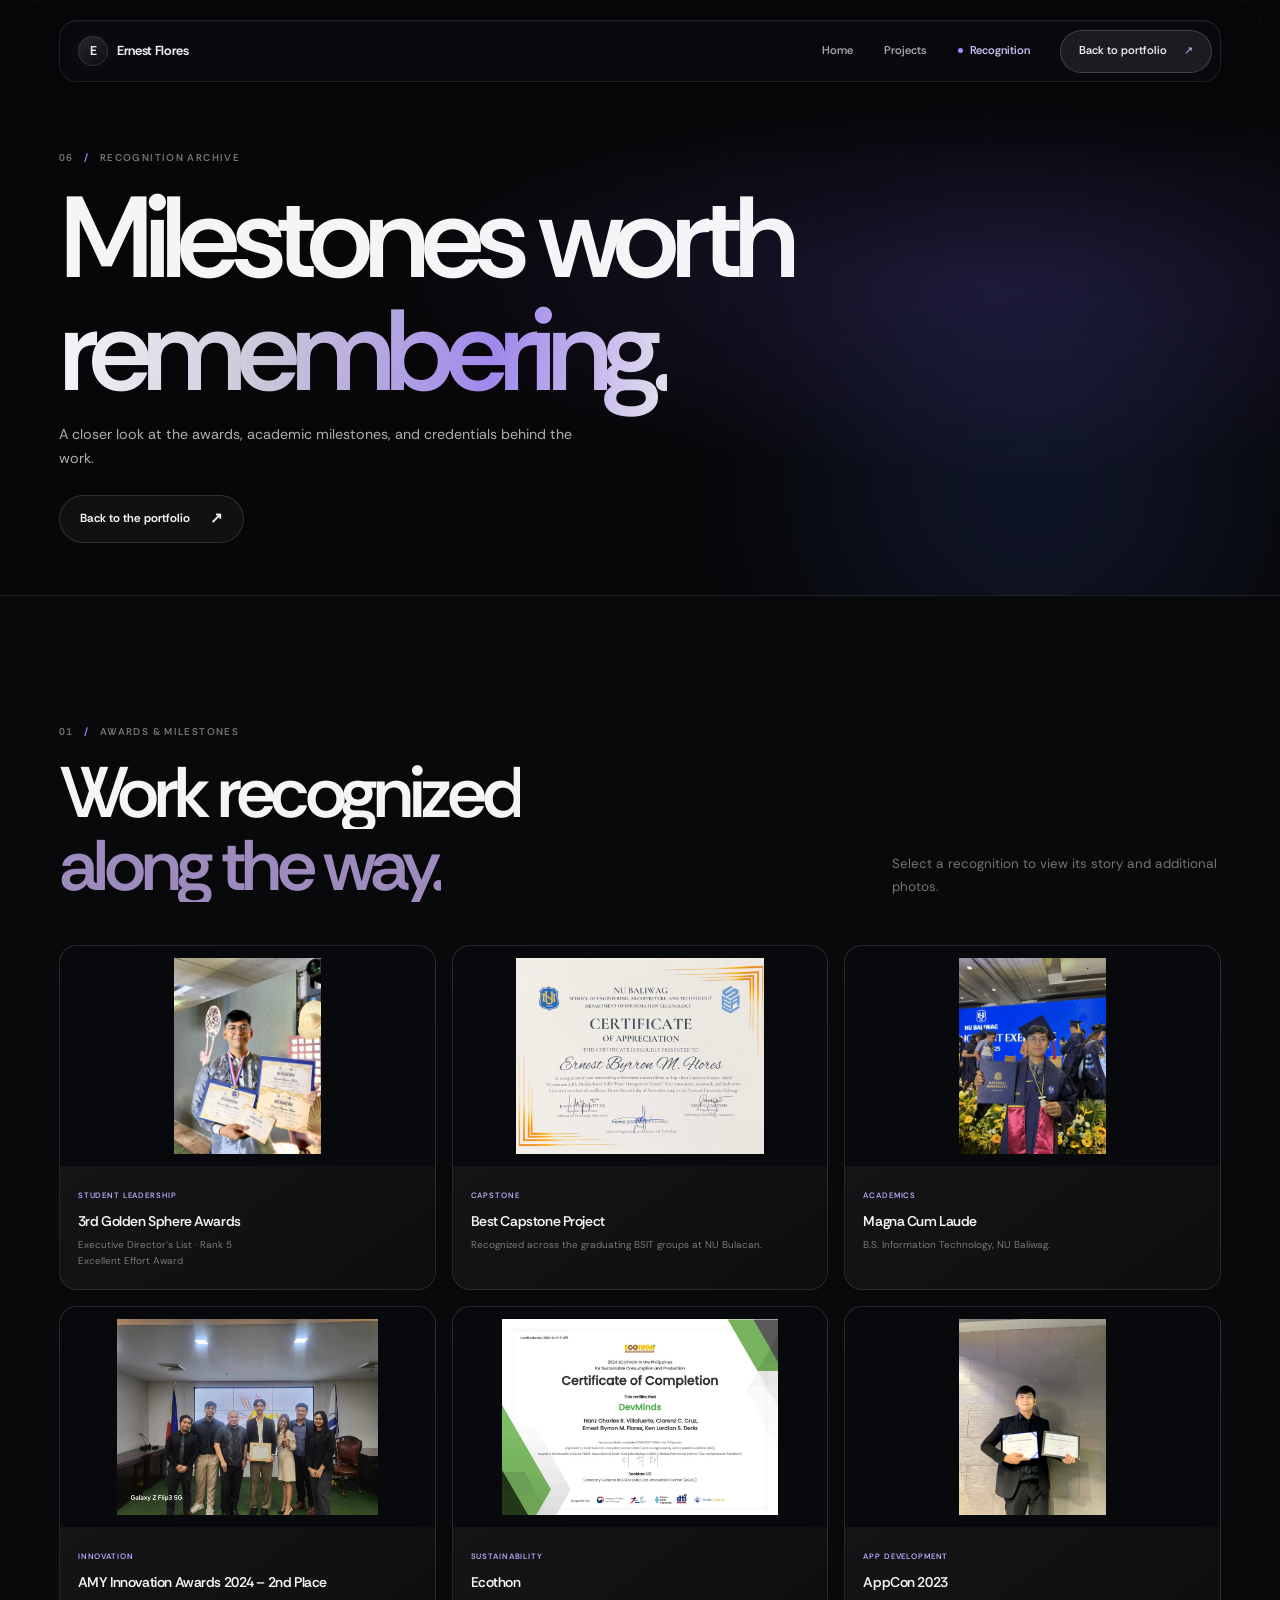
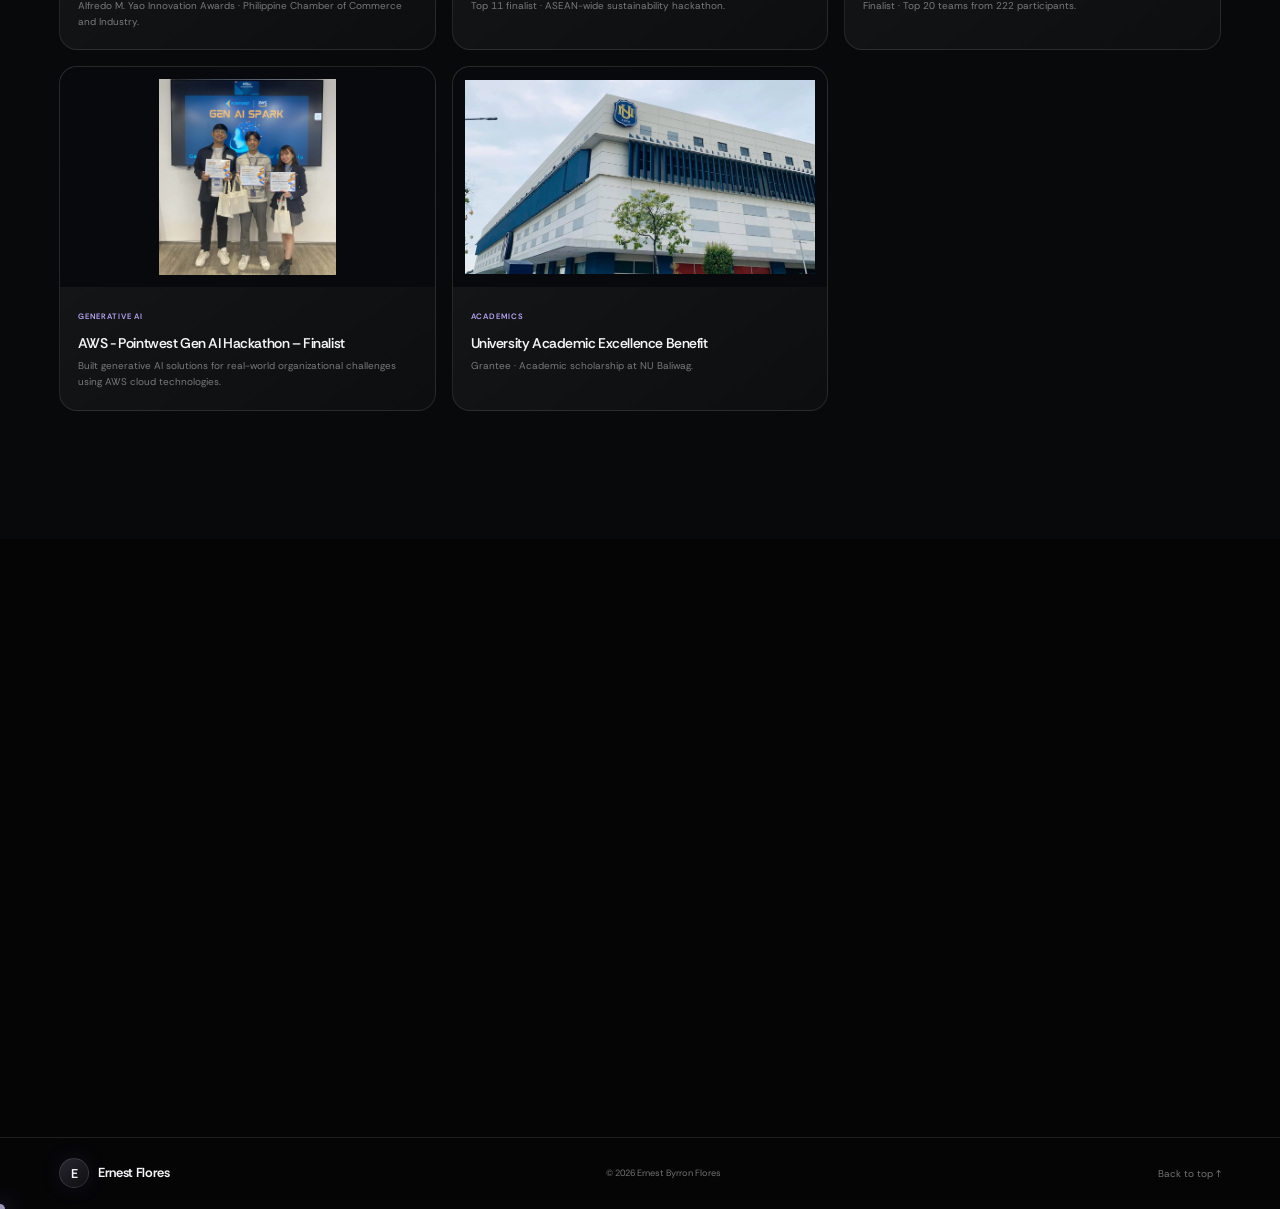
<file: v4/recognition.html>
<!DOCTYPE html>
<html lang="en">
<head>
    <meta charset="UTF-8">
    <meta name="viewport" content="width=device-width, initial-scale=1">
    <base href="/v4/">
    <meta name="theme-color" content="#050506">
    <meta name="description" content="Awards, academic milestones, and credentials earned by Ernest Byrron Flores.">
    <title>Awards & Credentials — Ernest Byrron Flores</title>
    <link rel="icon" href="favicon.png" type="image/png">
    <link rel="preconnect" href="https://fonts.googleapis.com">
    <link rel="preconnect" href="https://fonts.gstatic.com" crossorigin>
    <link href="https://fonts.googleapis.com/css2?family=Rethink+Sans:wght@400;500;600;700;800&display=swap" rel="stylesheet">
    <link rel="stylesheet" href="v4.css">
    <script src="v4.js" defer></script>
</head>
<body>
    <a class="skip-link" href="recognition.html#main">Skip to content</a>
    <div class="cursor-glow" aria-hidden="true"></div>
    <header class="site-header site-header-context">
        <a class="brand" href="index.html#home" aria-label="Ernest Byrron Flores home"><span class="brand-mark">E</span><span>Ernest Flores</span></a>
        <button class="nav-toggle" type="button" aria-expanded="false" aria-controls="primary-nav" aria-label="Open navigation"><span></span><span></span></button>
        <nav class="site-nav" id="primary-nav" aria-label="Main navigation">
            <a href="index.html#home">Home</a>
            <a href="projects.html">Projects</a>
            <a href="recognition.html" aria-current="page">Recognition</a>
            <a class="nav-cta" href="index.html#contact">Back to portfolio <span aria-hidden="true">↗︎</span></a>
        </nav>
    </header>
    <main id="main" class="recognition-page">
        <section class="projects-hero recognition-hero">
            <div class="hero-orb hero-orb-two" aria-hidden="true"></div>
            <div class="projects-hero-content">
                <p class="section-kicker">06 <span>/</span> RECOGNITION ARCHIVE</p>
                <h1>Milestones worth<br><span class="gradient-text">remembering.</span></h1>
                <p>A closer look at the awards, academic milestones, and credentials behind the work.</p>
                <a class="button button-glass" href="index.html#recognition">Back to the portfolio <span aria-hidden="true">↗︎</span></a>
            </div>
        </section>
        <section class="recognition-section">
            <div class="section">
                <div class="section-heading reveal">
                    <div><p class="section-kicker">01 <span>/</span> AWARDS & MILESTONES</p><h2><span class="heading-line"><span class="heading-line-inner">Work recognized</span></span><br><span class="heading-line"><span class="heading-line-inner">along the way.</span></span></h2></div>
                    <p class="section-description">Select a recognition to view its story and additional photos.</p>
                </div>
                <div class="recognition-grid">
                    <article class="recognition-card recognition-page-card reveal" role="button" tabindex="0" aria-haspopup="dialog"><img src="assets/images/awards/golden-sphere-1.jpg" alt="Golden Sphere Awards recognition" loading="lazy"><div><span class="card-eyebrow">STUDENT LEADERSHIP</span><h3>3rd Golden Sphere Awards</h3><p>Executive Director’s List · Rank 5<br>Excellent Effort Award</p></div></article>
                    <article class="recognition-card recognition-page-card reveal" role="button" tabindex="0" aria-haspopup="dialog"><img src="assets/images/awards/best-capstone-1.jpg" alt="Best Capstone Project recognition" loading="lazy"><div><span class="card-eyebrow">CAPSTONE</span><h3>Best Capstone Project</h3><p>Recognized across the graduating BSIT groups at NU Bulacan.</p></div></article>
                    <article class="recognition-card recognition-page-card reveal" role="button" tabindex="0" aria-haspopup="dialog"><img src="assets/images/awards/magna1.jpg" alt="Magna Cum Laude graduation recognition" loading="lazy"><div><span class="card-eyebrow">ACADEMICS</span><h3>Magna Cum Laude</h3><p>B.S. Information Technology, NU Baliwag.</p></div></article>
                    <article class="recognition-card recognition-page-card reveal" role="button" tabindex="0" aria-haspopup="dialog"><img src="assets/images/awards/amy1.jpg" alt="AMY Innovation Awards recognition" loading="lazy"><div><span class="card-eyebrow">INNOVATION</span><h3>AMY Innovation Awards 2024 – 2nd Place</h3><p>Alfredo M. Yao Innovation Awards · Philippine Chamber of Commerce and Industry.</p></div></article>
                    <article class="recognition-card recognition-page-card reveal" role="button" tabindex="0" aria-haspopup="dialog"><img src="assets/images/awards/ecothon.jpg" alt="Ecothon sustainability hackathon recognition" loading="lazy"><div><span class="card-eyebrow">SUSTAINABILITY</span><h3>Ecothon</h3><p>Top 11 finalist · ASEAN-wide sustainability hackathon.</p></div></article>
                    <article class="recognition-card recognition-page-card reveal" role="button" tabindex="0" aria-haspopup="dialog"><img src="assets/images/awards/appcon1.jpg" alt="AppCon 2023 finalist recognition" loading="lazy"><div><span class="card-eyebrow">APP DEVELOPMENT</span><h3>AppCon 2023</h3><p>Finalist · Top 20 teams from 222 participants.</p></div></article>
                    <article class="recognition-card recognition-page-card reveal" role="button" tabindex="0" aria-haspopup="dialog"><img src="assets/images/awards/genai1.jpg" alt="AWS–Pointwest Gen AI Hackathon finalist recognition" loading="lazy"><div><span class="card-eyebrow">GENERATIVE AI</span><h3>AWS - Pointwest Gen AI Hackathon – Finalist</h3><p>Built generative AI solutions for real-world organizational challenges using AWS cloud technologies.</p></div></article>
                    <article class="recognition-card recognition-page-card reveal" role="button" tabindex="0" aria-haspopup="dialog"><img src="assets/images/awards/university.jpg" alt="University Academic Excellence Benefit recognition" loading="lazy"><div><span class="card-eyebrow">ACADEMICS</span><h3>University Academic Excellence Benefit</h3><p>Grantee · Academic scholarship at NU Baliwag.</p></div></article>
                </div>
            </div>
        </section>
        <section class="section credential-archive">
            <div class="section-heading reveal">
                <div><p class="section-kicker">02 <span>/</span> CERTIFICATIONS & BADGES</p><h2><span class="heading-line"><span class="heading-line-inner">Learning that</span></span><br><span class="heading-line"><span class="heading-line-inner">keeps moving.</span></span></h2></div>
                <p class="section-description">Credentials include issuer details and a direct verification link.</p>
            </div>
            <div class="recognition-grid recognition-credentials">
            <article class="credential-card reveal" role="button" tabindex="0" aria-haspopup="dialog"><div class="credential-top"><img src="assets/images/credentials/Harvard-Emblem.png" alt=""><span>HARVARD UNIVERSITY · VERIFIED</span></div><img class="credential-art" src="assets/images/credentials/CS50x.png" alt="CS50x Introduction to Computer Science certificate" loading="lazy"><div><span class="card-eyebrow">COMPUTER SCIENCE</span><h3>CS50x</h3><p>Harvard’s introduction to computer science explores algorithms, data structures, programming, and computational thinking. The course develops problem-solving skills through hands-on programming assignments.</p><a href="https://cs50.harvard.edu/certificates/8af1ea88-511c-4eb2-9e07-1b5aad7df24d" target="_blank" rel="noopener noreferrer">Verify certificate ↗︎</a></div></article>
            <article class="credential-card reveal" role="button" tabindex="0" aria-haspopup="dialog"><div class="credential-top"><img src="assets/images/credentials/aws-logo.png" alt=""><span>AMAZON WEB SERVICES · CREDLY</span></div><img class="credential-art credential-badge" src="assets/images/credentials/aws-cloud-ops-badge.png" alt="AWS Educate Getting Started with Cloud Ops badge" loading="lazy"><div><span class="card-eyebrow">AWS EDUCATE</span><h3>Getting Started with Cloud Ops</h3><p>An introductory AWS Educate badge covering foundational cloud operations concepts and the AWS Well-Architected Framework. The credential introduces how cloud environments are operated and designed for reliability.</p><a href="https://www.credly.com/badges/8946e48e-c833-4a66-8cbf-32c87d1f7da9" target="_blank" rel="noopener noreferrer">Verify badge ↗︎</a></div></article>
            </div>
        </section>
    </main>
    <dialog class="detail-dialog" aria-labelledby="detail-dialog-title"><button class="detail-dialog-close" type="button" aria-label="Close details">×</button><div class="detail-dialog-content"></div></dialog>
    <footer class="site-footer"><a class="brand" href="index.html#home"><span class="brand-mark">E</span><span>Ernest Flores</span></a><span>© 2026 Ernest Byrron Flores</span><a href="recognition.html#main">Back to top ↑︎</a></footer>
</body>
</html>
</file>
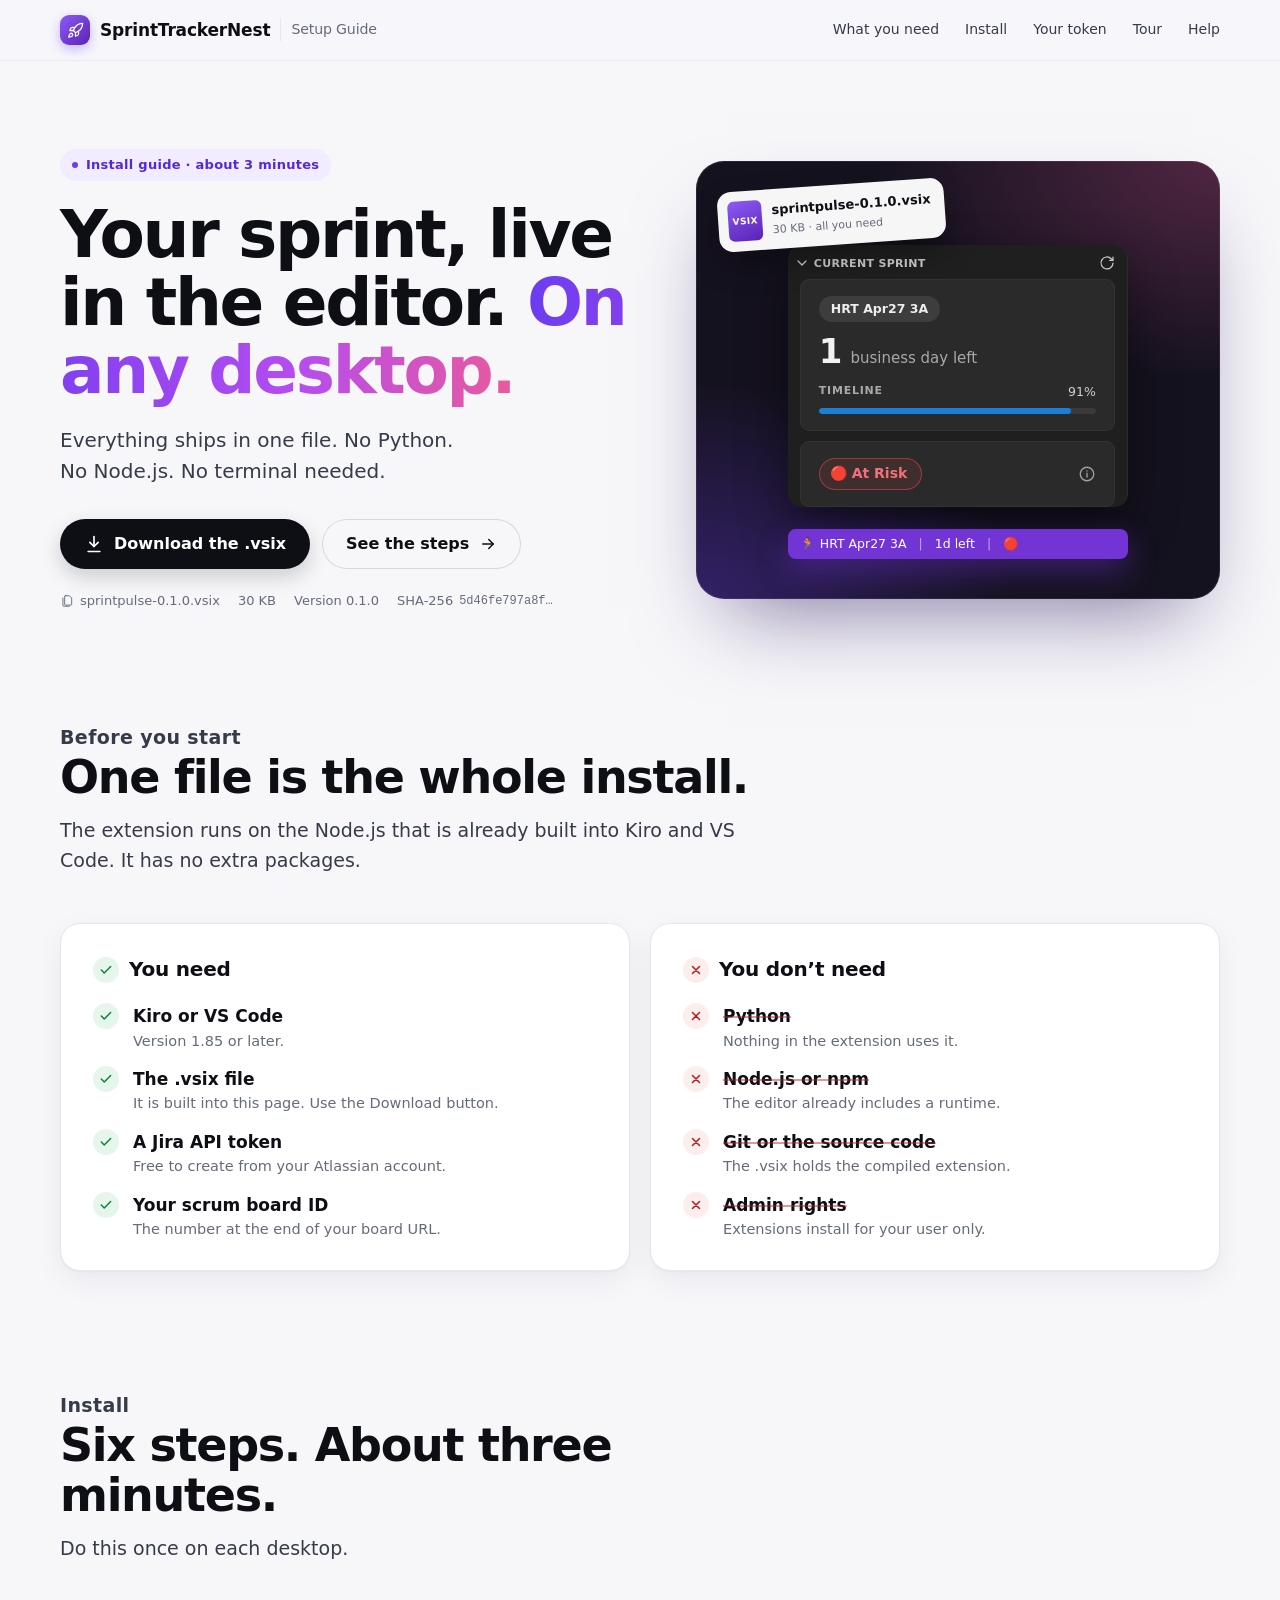
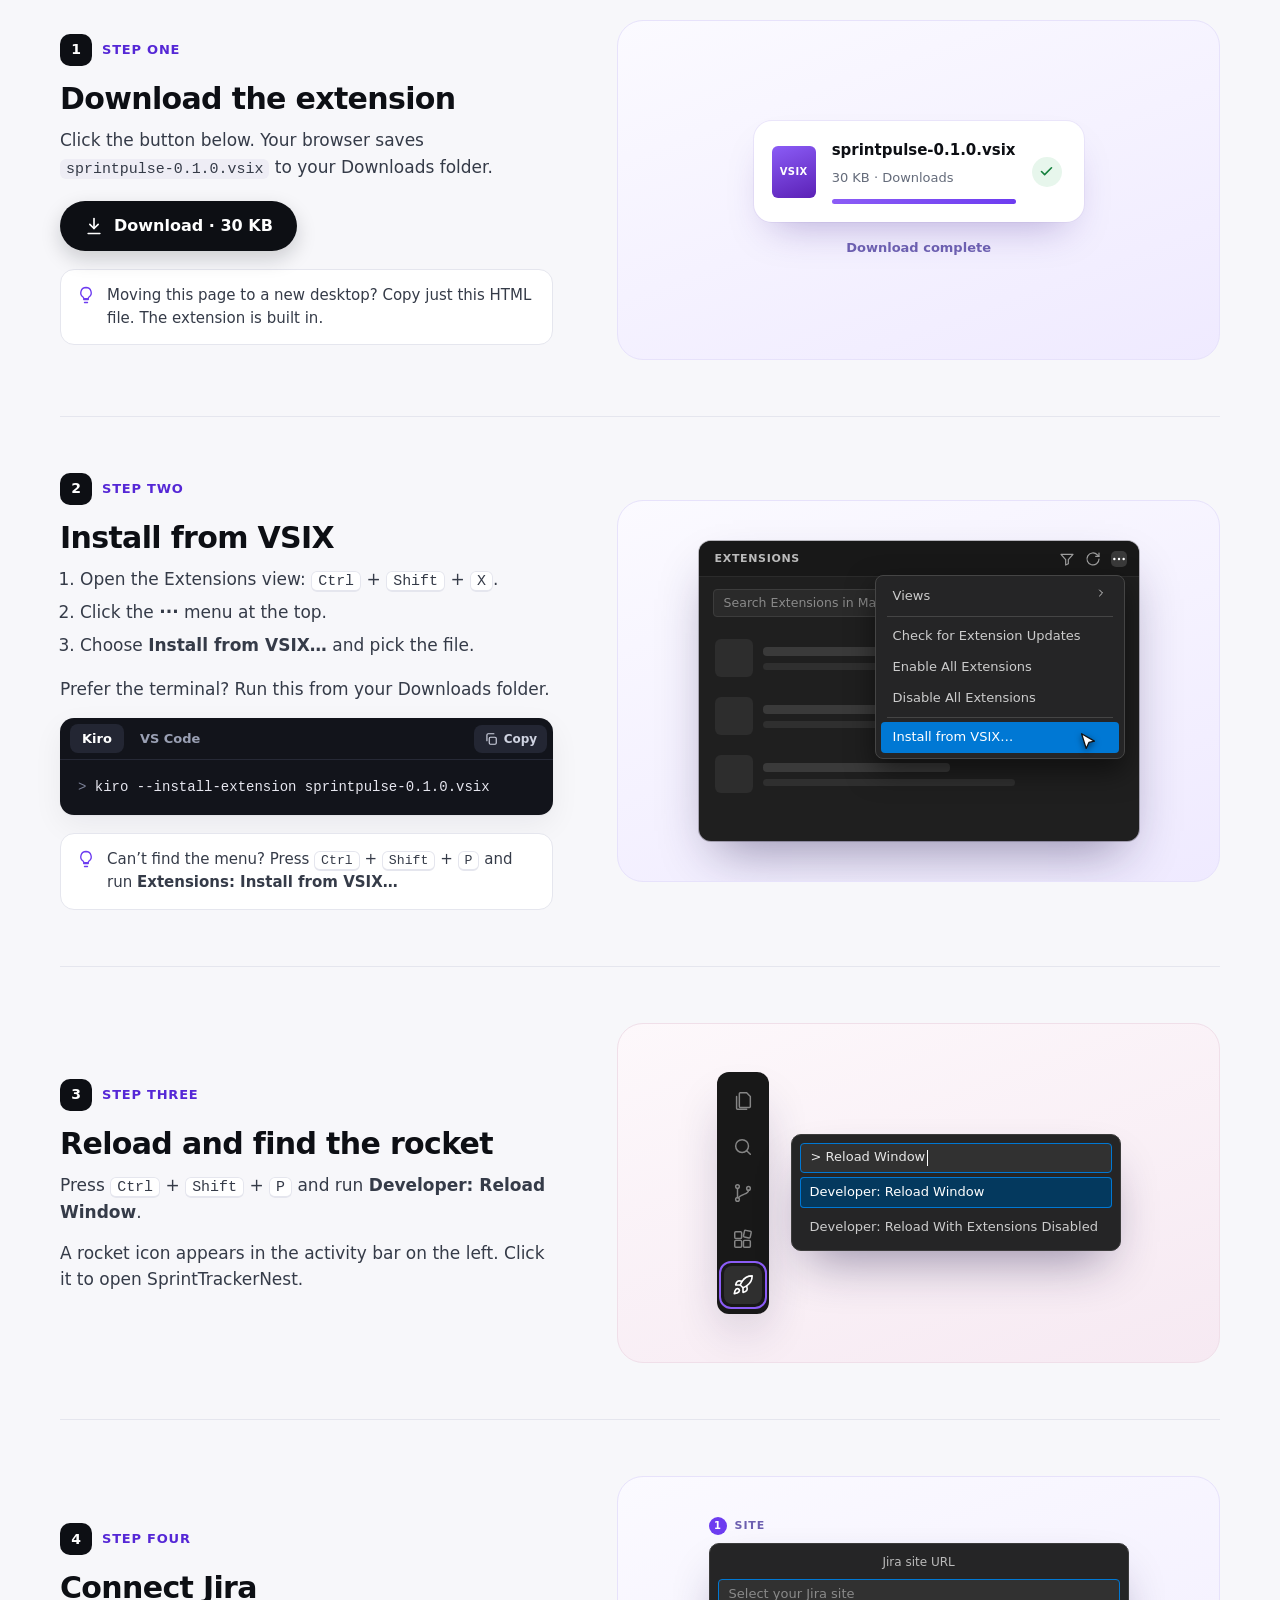
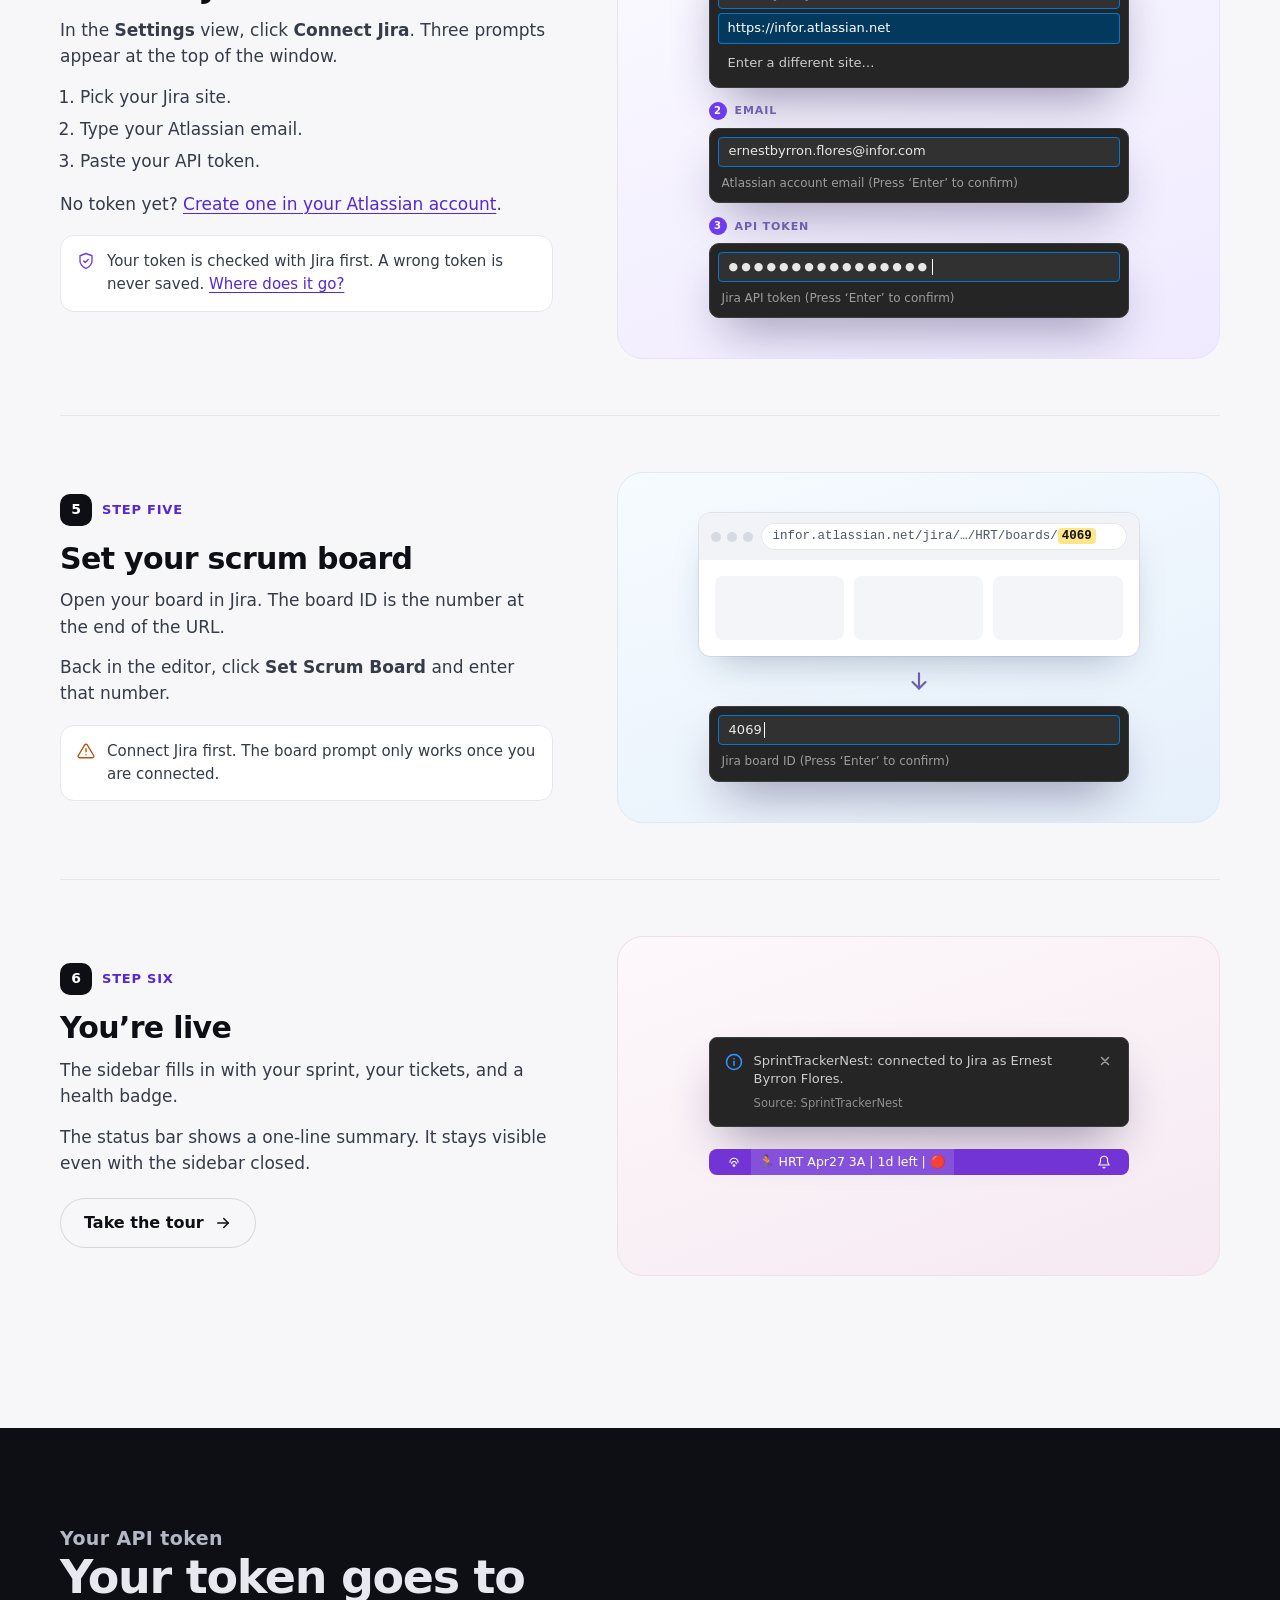
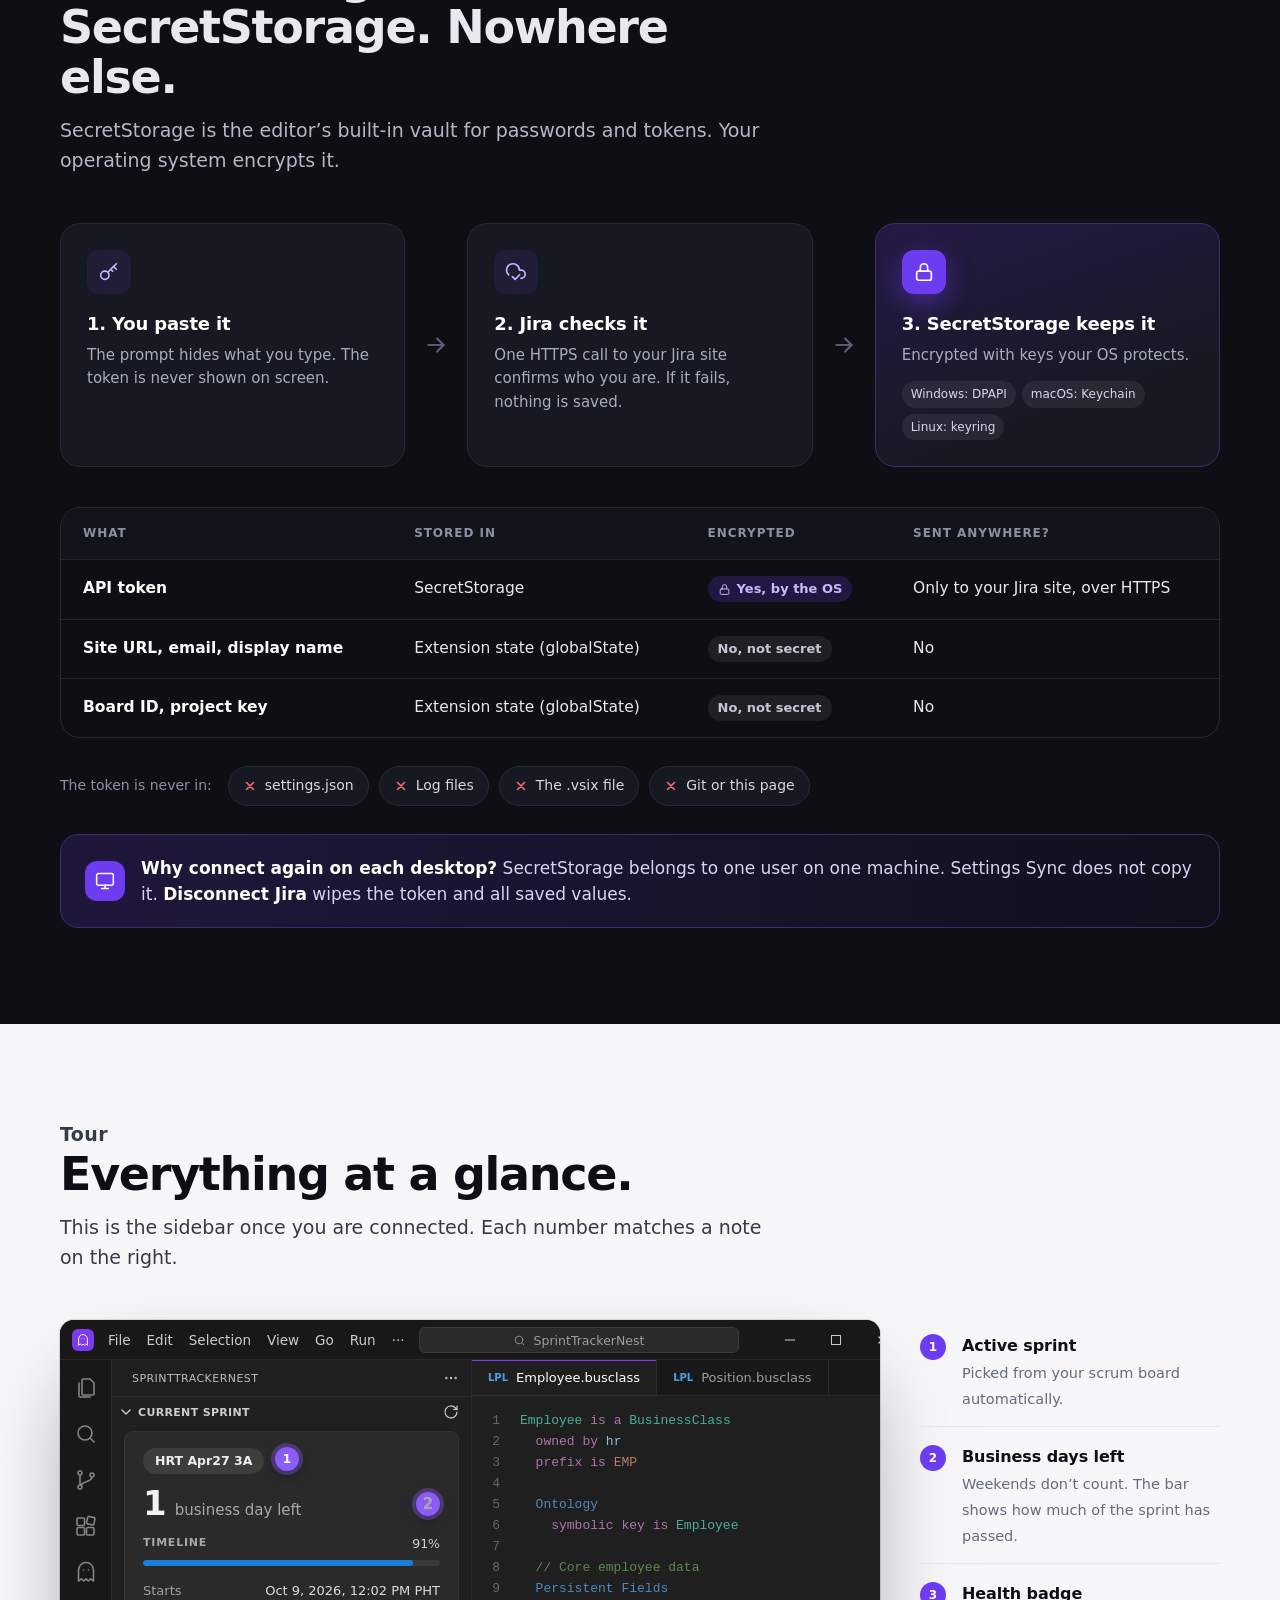
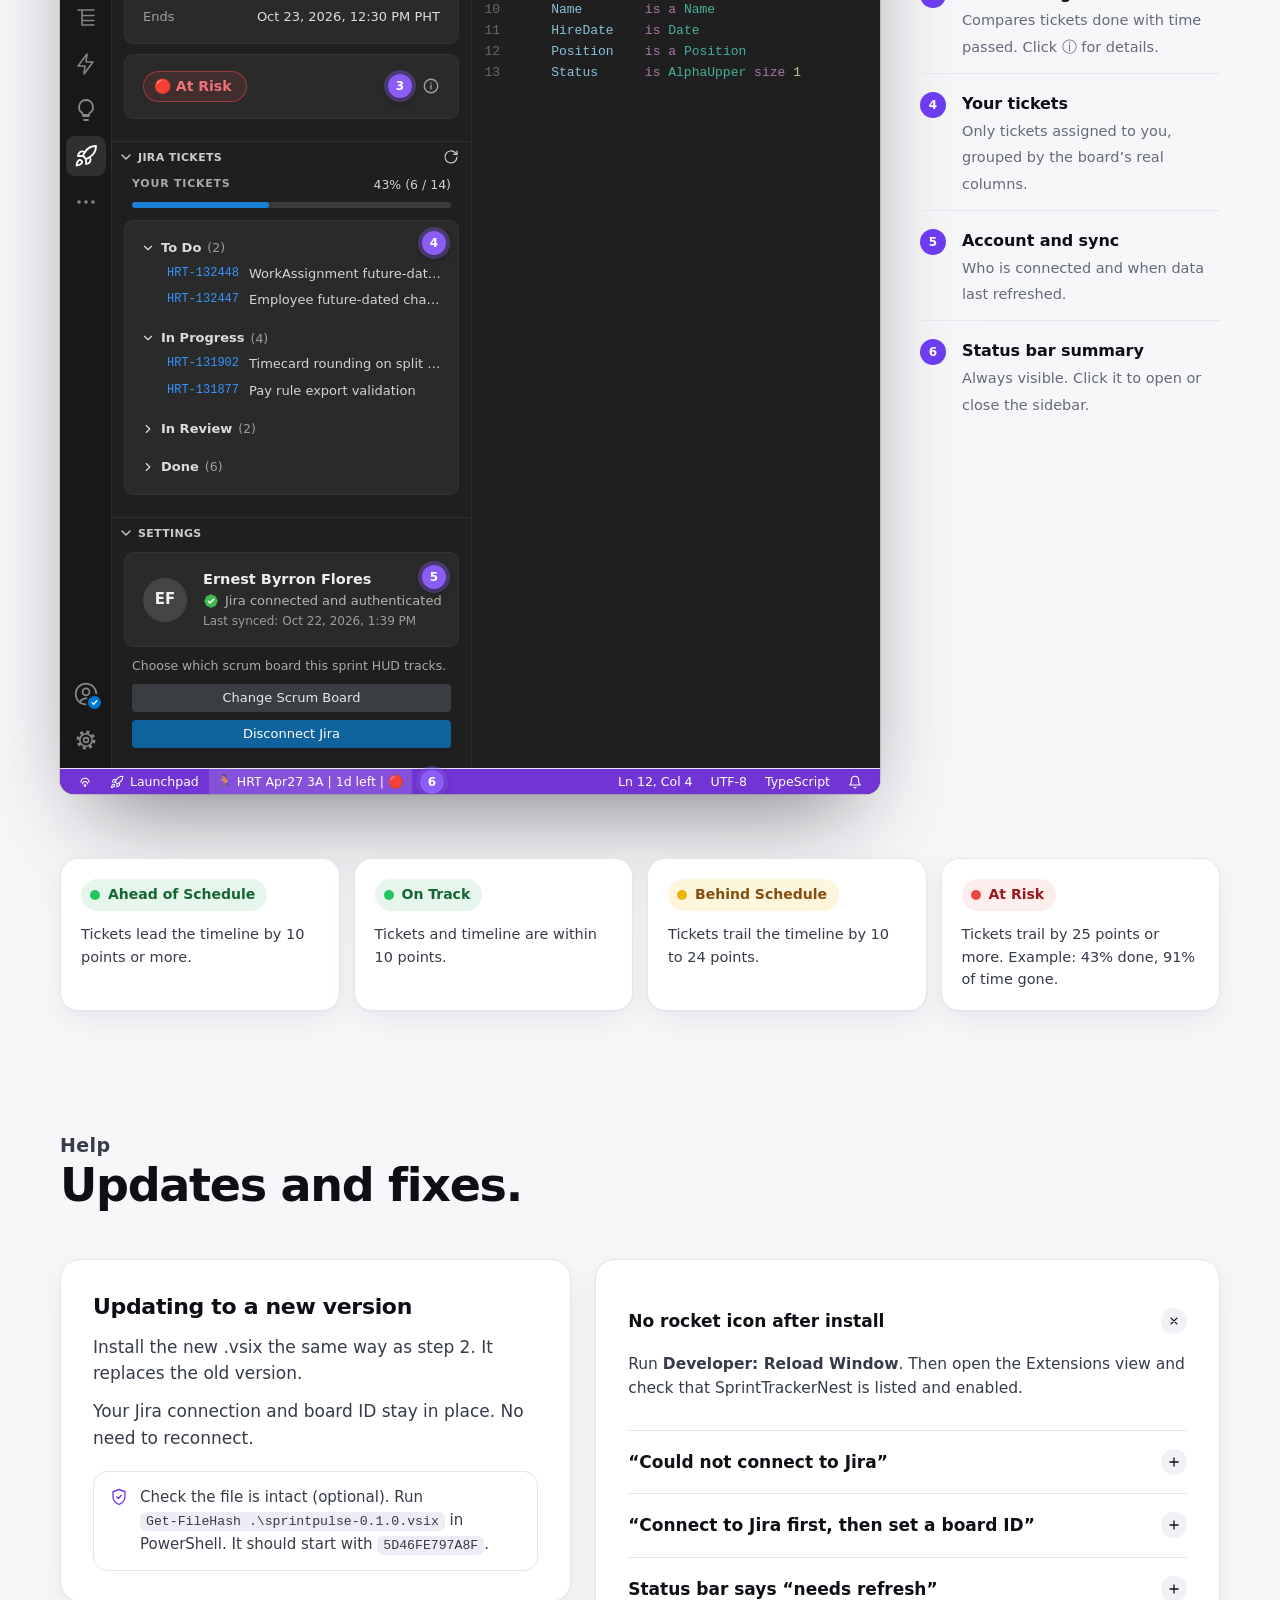
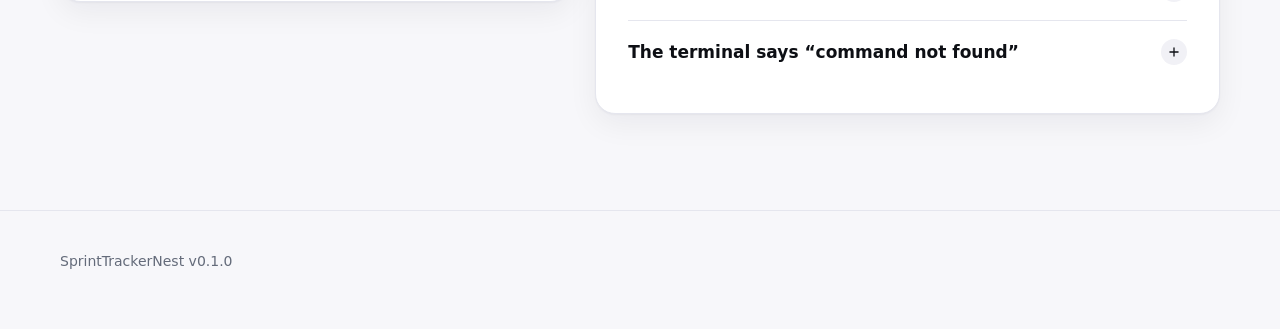
<file: v4/SprintTrackerNest-Setup-Guide.html>
<!DOCTYPE html>
<html lang="en">
<head>
<meta charset="UTF-8" />
<meta name="viewport" content="width=device-width, initial-scale=1.0" />
<link rel="icon" href="favicon.png" type="image/png" />
<title>Set up SprintTrackerNest &middot; Install Guide</title>
<meta name="description" content="Install SprintTrackerNest on any desktop in about 3 minutes. One .vsix file. No Python or Node.js needed." />
<style>
  :root {
    --bg: #f7f7fa;
    --ink: #0d0f14;
    --ink-2: #353b48;
    --muted: #646b7a;
    --line: #e5e6ee;
    --card: #ffffff;
    --accent: #6d3cf0;
    --accent-ink: #5527d6;
    --accent-soft: #f1ecff;
    --ok: #15803d;
    --ok-soft: #e7f6ec;
    --no: #b91c1c;
    --no-soft: #fdeeee;
    --radius: 20px;
    --shadow: 0 1px 2px rgba(16, 24, 40, .04), 0 10px 30px rgba(16, 24, 40, .06);
    --font: "Segoe UI Variable Display", "Segoe UI", -apple-system, BlinkMacSystemFont, "SF Pro Display", Inter, system-ui, sans-serif;
    --mono: "Cascadia Code", "SF Mono", Consolas, "Liberation Mono", monospace;
  }
  * { box-sizing: border-box; }
  html { scroll-behavior: smooth; }
  @media (prefers-reduced-motion: reduce) { html { scroll-behavior: auto; } *, *::before, *::after { animation: none !important; transition: none !important; } }
  body { margin: 0; background: var(--bg); color: var(--ink); font-family: var(--font); font-size: 17px; line-height: 1.55; -webkit-font-smoothing: antialiased; }
  a { color: var(--accent-ink); text-decoration-thickness: 1px; text-underline-offset: 3px; }
  a:focus-visible, button:focus-visible, summary:focus-visible { outline: 3px solid var(--accent); outline-offset: 3px; border-radius: 8px; }
  .wrap { width: min(1160px, 100% - 48px); margin-inline: auto; }
  .skip { position: absolute; left: -9999px; }
  .skip:focus { left: 16px; top: 16px; background: #fff; padding: 8px 14px; border-radius: 8px; z-index: 10; }
  code, kbd { font-family: var(--mono); font-size: .88em; }
  kbd { background: #fff; border: 1px solid var(--line); border-bottom-width: 2px; border-radius: 6px; padding: 1px 6px; color: var(--ink-2); }
  .inline-code { background: #eeedf5; border-radius: 6px; padding: 2px 6px; color: var(--ink-2); white-space: nowrap; }

  /* ---------- Nav ---------- */
  .nav { position: sticky; top: 0; z-index: 5; background: rgba(247, 247, 250, .82); backdrop-filter: saturate(180%) blur(14px); border-bottom: 1px solid rgba(229, 230, 238, .7); }
  .nav .wrap { display: flex; align-items: center; justify-content: space-between; height: 60px; }
  .brand { display: flex; align-items: center; gap: 10px; font-weight: 650; letter-spacing: -.01em; color: var(--ink); text-decoration: none; }
  .brand-mark { width: 30px; height: 30px; border-radius: 9px; display: grid; place-items: center; color: #fff; background: linear-gradient(135deg, #8b5cf6, #5b21b6); box-shadow: 0 4px 12px rgba(109, 60, 240, .35); }
  .brand small { font-weight: 500; color: var(--muted); padding-left: 10px; border-left: 1px solid var(--line); }
  .nav-links { display: flex; gap: 26px; font-size: 14px; }
  .nav-links a { color: var(--ink-2); text-decoration: none; }
  .nav-links a:hover { color: var(--ink); }

  /* ---------- Buttons ---------- */
  .btn { display: inline-flex; align-items: center; gap: 10px; height: 50px; padding: 0 24px; border-radius: 999px; font: 600 16px/1 var(--font); text-decoration: none; border: 0; cursor: pointer; transition: transform .15s ease, box-shadow .15s ease, background .15s ease; }
  .btn-primary { background: var(--ink); color: #fff; box-shadow: 0 8px 20px rgba(13, 15, 20, .18); }
  .btn-primary:hover { transform: translateY(-1px); box-shadow: 0 12px 28px rgba(13, 15, 20, .24); }
  .btn-ghost { background: transparent; color: var(--ink); box-shadow: inset 0 0 0 1px #d6d7e0; }
  .btn-ghost:hover { background: #fff; }
  .btn svg { flex: none; }

  /* ---------- Hero ---------- */
  .hero { padding: 88px 0 72px; }
  .hero .wrap { display: grid; grid-template-columns: 1.05fr .95fr; gap: 56px; align-items: center; }
  .eyebrow { display: inline-flex; align-items: center; gap: 8px; font-size: 13px; font-weight: 600; letter-spacing: .02em; color: var(--accent-ink); background: var(--accent-soft); padding: 6px 12px; border-radius: 999px; }
  .eyebrow .dot { width: 6px; height: 6px; border-radius: 50%; background: var(--accent); }
  h1 { font-size: clamp(42px, 5.4vw, 66px); line-height: 1.03; letter-spacing: -.035em; margin: 20px 0 20px; font-weight: 700; }
  h1 .grad { background: linear-gradient(90deg, #6d3cf0, #b44cf0 60%, #ea5a9c); -webkit-background-clip: text; background-clip: text; color: transparent; }
  .lede { font-size: 20px; color: var(--ink-2); max-width: 32ch; margin: 0 0 32px; }
  .cta { display: flex; flex-wrap: wrap; gap: 12px; }
  .filemeta { display: flex; flex-wrap: wrap; gap: 8px 18px; margin-top: 22px; font-size: 13px; color: var(--muted); }
  .filemeta span { display: inline-flex; align-items: center; gap: 6px; }
  .filemeta code { font-size: 12px; }

  .hero-visual { position: relative; border-radius: 28px; padding: 44px 40px 40px; background:
      radial-gradient(120% 90% at 100% 0%, rgba(234, 90, 156, .28), transparent 55%),
      radial-gradient(110% 90% at 0% 100%, rgba(109, 60, 240, .35), transparent 55%),
      #15121f; box-shadow: 0 40px 80px -30px rgba(40, 20, 90, .55); overflow: hidden; }
  .hero-visual::after { content: ""; position: absolute; inset: 0; border-radius: inherit; box-shadow: inset 0 0 0 1px rgba(255, 255, 255, .08); pointer-events: none; }
  .hero-visual .k-sidebar { border-radius: 14px; box-shadow: 0 20px 50px rgba(0, 0, 0, .45); max-width: 340px; margin-inline: auto; }
  .float-file { position: absolute; top: 24px; left: 22px; display: flex; align-items: center; gap: 10px; background: rgba(255, 255, 255, .96); color: var(--ink); border-radius: 14px; padding: 10px 14px 10px 10px; font-size: 13px; font-weight: 600; box-shadow: 0 14px 30px rgba(0, 0, 0, .3); transform: rotate(-4deg); }
  .float-file small { display: block; font-weight: 500; color: var(--muted); font-size: 11px; }
  .vsix-icon { width: 34px; height: 40px; border-radius: 6px; background: linear-gradient(160deg, #8b5cf6, #5b21b6); display: grid; place-items: center; color: #fff; font: 700 9px/1 var(--font); letter-spacing: .04em; position: relative; }
  .float-status { margin: 22px auto 0; max-width: 340px; display: flex; align-items: center; gap: 12px; height: 30px; padding: 0 12px; border-radius: 8px; background: #7234d4; color: #fff; font-size: 12.5px; box-shadow: 0 12px 30px rgba(114, 52, 212, .45); }
  .float-status .sep { opacity: .55; }

  /* ---------- Sections ---------- */
  section.block { padding: 96px 0; }
  .sec-head { max-width: 720px; margin-bottom: 48px; }
  .kicker { font-size: 14px; font-weight: 650; color: var(--accent-ink); letter-spacing: .02em; margin: 0 0 10px; }
  h2 { font-size: clamp(32px, 3.6vw, 46px); line-height: 1.08; letter-spacing: -.028em; margin: 0 0 14px; font-weight: 700; }
  .sec-head p { color: var(--ink-2); font-size: 19px; margin: 0; }

  /* Requirements */
  .req-grid { display: grid; grid-template-columns: 1fr 1fr; gap: 20px; }
  .req { background: var(--card); border: 1px solid var(--line); border-radius: var(--radius); padding: 30px 32px; box-shadow: var(--shadow); }
  .req h3 { margin: 0 0 18px; font-size: 20px; letter-spacing: -.01em; display: flex; align-items: center; gap: 10px; }
  .req ul { list-style: none; margin: 0; padding: 0; display: grid; gap: 14px; }
  .req li { display: grid; grid-template-columns: 28px 1fr; gap: 12px; align-items: start; }
  .req li b { font-weight: 600; }
  .req li span.sub { display: block; color: var(--muted); font-size: 14.5px; }
  .tick, .cross { width: 26px; height: 26px; border-radius: 50%; display: grid; place-items: center; flex: none; }
  .tick { background: var(--ok-soft); color: var(--ok); }
  .cross { background: var(--no-soft); color: var(--no); }
  .req.no li b { text-decoration: line-through; text-decoration-color: rgba(185, 28, 28, .45); text-decoration-thickness: 2px; }

  /* Steps */
  .steps { counter-reset: step; }
  .step { display: grid; grid-template-columns: minmax(0, .9fr) minmax(0, 1.1fr); gap: 64px; align-items: center; padding: 56px 0; border-top: 1px solid var(--line); }
  .step:first-child { border-top: 0; padding-top: 8px; }
  .step-num { display: inline-flex; align-items: center; gap: 10px; font-size: 13px; font-weight: 650; letter-spacing: .06em; text-transform: uppercase; color: var(--accent-ink); }
  .step-num i { font-style: normal; width: 32px; height: 32px; border-radius: 10px; display: grid; place-items: center; background: var(--ink); color: #fff; font-size: 14px; letter-spacing: 0; }
  .step h3 { font-size: 30px; line-height: 1.12; letter-spacing: -.022em; margin: 16px 0 12px; }
  .step p { color: var(--ink-2); margin: 0 0 14px; }
  .step ol.mini-list { margin: 0 0 16px; padding-left: 20px; color: var(--ink-2); display: grid; gap: 6px; }
  .tip { display: flex; gap: 12px; align-items: flex-start; background: #fff; border: 1px solid var(--line); border-radius: 14px; padding: 14px 16px; font-size: 15px; color: var(--ink-2); margin-top: 18px; }
  .tip svg { color: var(--accent); flex: none; margin-top: 2px; }
  .tip.warn svg { color: #b45309; }
  .visual { position: relative; border-radius: 26px; padding: 40px; min-height: 340px; display: grid; place-items: center; background: linear-gradient(160deg, #fbfaff 0%, #efeaff 100%); border: 1px solid #e7e2fb; overflow: hidden; }
  .visual.alt { background: linear-gradient(160deg, #fdf8fb 0%, #f6e9f2 100%); border-color: #f0dfe9; }
  .visual.cool { background: linear-gradient(160deg, #f6fbff 0%, #e6f0fb 100%); border-color: #dde9f6; }

  /* Code block + tabs */
  .code { margin-top: 16px; border-radius: 14px; background: #12141b; color: #e6e6ef; overflow: hidden; box-shadow: var(--shadow); }
  .code-top { display: flex; align-items: center; justify-content: space-between; padding: 6px 6px 6px 10px; border-bottom: 1px solid #262936; }
  .tabs { display: flex; gap: 4px; }
  .tab { background: transparent; border: 0; color: #9aa0b4; font: 600 13px/1 var(--font); padding: 8px 12px; border-radius: 8px; cursor: pointer; }
  .tab[aria-selected="true"] { background: #232633; color: #fff; }
  .copy { display: inline-flex; align-items: center; gap: 6px; background: #232633; color: #cfd3e1; border: 0; border-radius: 8px; padding: 7px 10px; font: 600 12px/1 var(--font); cursor: pointer; }
  .copy:hover { background: #2d3142; color: #fff; }
  .copy.copied { background: #14532d; color: #dcfce7; }
  .code pre { margin: 0; padding: 16px 18px; font: 14px/1.6 var(--mono); overflow-x: auto; }
  .code .prompt { color: #7c8299; user-select: none; }

  /* ---------- Shared dark "editor" mini UI ---------- */
  .mini { width: 100%; max-width: 440px; background: #1f1f1f; color: #cccccc; border-radius: 12px; font: 13px/1.45 "Segoe UI", -apple-system, system-ui, sans-serif; box-shadow: 0 24px 50px -16px rgba(30, 20, 70, .45), 0 0 0 1px rgba(0, 0, 0, .25); overflow: hidden; position: relative; }
  .mini-head { display: flex; align-items: center; justify-content: space-between; height: 36px; padding: 0 12px 0 16px; font-size: 11px; font-weight: 600; letter-spacing: .06em; color: #bbbbbb; background: #181818; border-bottom: 1px solid #2b2b2b; }
  .mini-head .icons { display: flex; gap: 10px; color: #9d9d9d; }
  .mini-head .icons .on { color: #fff; background: #3a3a3a; border-radius: 5px; }
  .mini-search { margin: 12px 14px; height: 28px; border: 1px solid #3c3c3c; background: #2a2a2a; border-radius: 4px; color: #8a8a8a; display: flex; align-items: center; padding: 0 10px; font-size: 12.5px; }
  .ext-row { display: grid; grid-template-columns: 38px 1fr; gap: 10px; padding: 10px 16px; align-items: center; }
  .ext-row .ico { width: 38px; height: 38px; border-radius: 6px; background: #2d2d2d; }
  .ext-row .l1 { height: 9px; width: 60%; background: #3a3a3a; border-radius: 4px; margin-bottom: 7px; }
  .ext-row .l2 { height: 7px; width: 85%; background: #2f2f2f; border-radius: 4px; }
  .menu { position: absolute; right: 14px; top: 34px; width: 250px; background: #252526; border: 1px solid #454545; border-radius: 8px; padding: 5px; box-shadow: 0 12px 28px rgba(0, 0, 0, .5); font-size: 13px; }
  .menu div { padding: 6px 12px; border-radius: 4px; color: #cccccc; display: flex; justify-content: space-between; }
  .menu hr { border: 0; border-top: 1px solid #454545; margin: 4px 6px; }
  .menu .hl { background: #0078d4; color: #fff; }
  .cursor { position: absolute; right: 40px; top: 190px; filter: drop-shadow(0 2px 3px rgba(0, 0, 0, .5)); }

  .palette { width: 100%; max-width: 420px; background: #252526; border: 1px solid #3c3c3c; border-radius: 10px; padding: 8px; box-shadow: 0 24px 50px -16px rgba(30, 20, 70, .45); color: #ccc; font: 13px/1.45 "Segoe UI", system-ui, sans-serif; }
  .palette .title { text-align: center; font-size: 12px; color: #bbb; padding: 2px 0 8px; }
  .palette .field { height: 30px; border: 1px solid #0078d4; background: #313131; border-radius: 4px; display: flex; align-items: center; padding: 0 10px; color: #e7e7e7; gap: 2px; }
  .palette .field .ph { color: #8a8a8a; }
  .palette .caret { width: 1px; height: 16px; background: #fff; animation: blink 1.1s steps(1) infinite; }
  @keyframes blink { 50% { opacity: 0; } }
  .palette .hint { font-size: 12px; color: #9d9d9d; padding: 8px 4px 2px; }
  .palette .opt { padding: 6px 10px; border-radius: 4px; display: flex; justify-content: space-between; margin-top: 4px; }
  .palette .opt.hl { background: #04395e; color: #fff; box-shadow: inset 0 0 0 1px #0078d4; }
  .palette .opt small { color: #9d9d9d; }
  .palette .dots { letter-spacing: 3px; color: #e7e7e7; font-size: 11px; }
  .stack { display: grid; gap: 14px; width: 100%; justify-items: center; }
  .stack-label { font: 600 11px/1 var(--font); letter-spacing: .08em; text-transform: uppercase; color: #6c5fb0; width: 100%; max-width: 420px; display: flex; align-items: center; gap: 8px; margin-bottom: -6px; }
  .stack-label b { width: 18px; height: 18px; border-radius: 50%; display: grid; place-items: center; background: var(--accent); color: #fff; font-size: 10px; letter-spacing: 0; }

  .reload-row { display: flex; align-items: center; gap: 22px; width: 100%; justify-content: center; }
  .act-strip { background: #181818; border-radius: 12px; padding: 10px 7px; display: grid; gap: 8px; color: #858585; box-shadow: 0 24px 50px -16px rgba(30, 20, 70, .45); }
  .act-strip span { width: 38px; height: 38px; display: grid; place-items: center; border-radius: 8px; }
  .act-strip .on { color: #fff; background: #2f2f2f; position: relative; }
  .act-strip .on::after { content: ""; position: absolute; inset: -5px; border-radius: 12px; border: 2px solid #8b5cf6; animation: ring 2s ease-out infinite; }
  @keyframes ring { 0% { opacity: 1; transform: scale(.9); } 100% { opacity: 0; transform: scale(1.25); } }

  .browser { width: 100%; max-width: 440px; background: #fff; border-radius: 12px; box-shadow: 0 18px 40px -18px rgba(20, 40, 80, .35), 0 0 0 1px #dfe5ee; overflow: hidden; }
  .browser-top { display: flex; align-items: center; gap: 8px; padding: 10px 12px; background: #f1f3f6; }
  .browser-top .lights { display: flex; gap: 6px; }
  .browser-top .lights i { width: 10px; height: 10px; border-radius: 50%; background: #d6dae1; }
  .url { flex: 1; background: #fff; border-radius: 999px; padding: 6px 12px; font: 12.5px/1.2 var(--mono); color: #4b5563; white-space: nowrap; overflow: hidden; text-overflow: ellipsis; box-shadow: inset 0 0 0 1px #e3e7ee; }
  .url mark { background: #fde68a; color: #111; border-radius: 4px; padding: 1px 4px; font-weight: 700; }
  .browser-body { padding: 16px; display: grid; grid-template-columns: repeat(3, 1fr); gap: 10px; }
  .browser-body div { height: 64px; border-radius: 8px; background: #f3f5f8; }
  .arrow-down { color: #6c5fb0; display: grid; place-items: center; margin: -2px 0; }

  .toast { width: 100%; max-width: 420px; background: #252526; color: #ccc; border: 1px solid #3c3c3c; border-radius: 8px; padding: 14px 14px; display: grid; grid-template-columns: 20px 1fr 16px; gap: 10px; align-items: start; font: 13px/1.45 "Segoe UI", system-ui, sans-serif; box-shadow: 0 24px 50px -16px rgba(30, 20, 70, .45); }
  .toast .i { color: #3794ff; }
  .toast small { display: block; color: #8f8f8f; margin-top: 6px; font-size: 11.5px; }

  /* ---------- Security ---------- */
  .dark { background: #0d0f14; color: #e8e9f0; }
  .dark .kicker { color: #b9a4ff; }
  .dark .sec-head p { color: #b3b7c6; }
  .flow { display: grid; grid-template-columns: 1fr auto 1fr auto 1fr; gap: 18px; align-items: stretch; margin-bottom: 40px; }
  .node { background: #161922; border: 1px solid #262a37; border-radius: 20px; padding: 26px; }
  .node .ic { width: 44px; height: 44px; border-radius: 12px; display: grid; place-items: center; background: #221d36; color: #c4b5fd; margin-bottom: 16px; }
  .node.vault { background: linear-gradient(160deg, #241a47, #161922 70%); border-color: #3b2f6b; }
  .node.vault .ic { background: #6d3cf0; color: #fff; box-shadow: 0 8px 24px rgba(109, 60, 240, .5); }
  .node h4 { margin: 0 0 6px; font-size: 18px; letter-spacing: -.01em; color: #fff; }
  .node p { margin: 0; color: #a8adbd; font-size: 15px; }
  .node .os { display: flex; flex-wrap: wrap; gap: 6px; margin-top: 14px; }
  .node .os span { font-size: 12px; padding: 4px 9px; border-radius: 999px; background: rgba(255, 255, 255, .07); color: #d8d4f0; }
  .link { display: grid; place-items: center; color: #5b5f73; }
  .table-wrap { border: 1px solid #262a37; border-radius: 20px; overflow: hidden; }
  table { width: 100%; border-collapse: collapse; font-size: 15.5px; }
  th, td { text-align: left; padding: 16px 22px; border-bottom: 1px solid #222634; vertical-align: top; }
  th { font-size: 12px; text-transform: uppercase; letter-spacing: .08em; color: #8b90a3; font-weight: 600; background: #12141b; }
  tr:last-child td { border-bottom: 0; }
  td b { color: #fff; font-weight: 600; }
  .pill { display: inline-flex; align-items: center; gap: 6px; padding: 3px 10px; border-radius: 999px; font-size: 13px; font-weight: 600; white-space: nowrap; }
  .pill.lock { background: rgba(109, 60, 240, .2); color: #c9b8ff; }
  .pill.plain { background: rgba(255, 255, 255, .07); color: #c3c7d4; }
  .never { display: flex; flex-wrap: wrap; gap: 10px; margin-top: 28px; align-items: center; }
  .never > span:first-child { color: #8b90a3; font-size: 14px; margin-right: 6px; }
  .never .chip { display: inline-flex; gap: 8px; align-items: center; padding: 8px 14px; border-radius: 999px; background: #161922; border: 1px solid #262a37; font-size: 14px; color: #d6d8e2; }
  .never .chip svg { color: #f87171; }
  .callout { margin-top: 28px; display: grid; grid-template-columns: auto 1fr; gap: 16px; align-items: center; background: linear-gradient(90deg, rgba(109, 60, 240, .18), rgba(109, 60, 240, .04)); border: 1px solid #3b2f6b; border-radius: 18px; padding: 20px 24px; }
  .callout .ic { width: 40px; height: 40px; border-radius: 12px; display: grid; place-items: center; background: #6d3cf0; color: #fff; }
  .callout p { margin: 0; color: #d8d4f0; }
  .callout b { color: #fff; }

  /* ---------- IDE mock (faithful to the real sidebar) ---------- */
  .tour { display: grid; grid-template-columns: minmax(0, 1fr) 300px; gap: 40px; align-items: start; }
  .k-ide { background: #1f1f1f; border-radius: 14px; overflow: hidden; color: #cccccc; font: 13px/1.4 "Segoe UI", -apple-system, system-ui, sans-serif; box-shadow: 0 40px 90px -30px rgba(13, 15, 20, .55), 0 0 0 1px rgba(13, 15, 20, .12); }
  .k-title { height: 40px; background: #181818; border-bottom: 1px solid #2b2b2b; display: grid; grid-template-columns: auto 1fr auto 1fr auto; align-items: center; gap: 14px; padding: 0 0 0 12px; }
  .k-logo { width: 22px; height: 22px; border-radius: 6px; background: #7c3aed; display: grid; place-items: center; color: #fff; }
  .k-menus { display: flex; gap: 16px; color: #cccccc; font-size: 13.5px; }
  .k-cmd { width: 320px; height: 26px; border-radius: 6px; background: #2a2a2a; border: 1px solid #3a3a3a; display: flex; align-items: center; justify-content: center; gap: 8px; color: #9d9d9d; font-size: 12.5px; }
  .k-win { display: flex; justify-self: end; }
  .k-win span { width: 46px; height: 40px; display: grid; place-items: center; color: #cccccc; }
  .k-body { display: grid; grid-template-columns: 52px 360px minmax(0, 1fr); }
  .k-act { background: #181818; border-right: 1px solid #2b2b2b; display: flex; flex-direction: column; align-items: center; gap: 6px; padding: 8px 0; color: #858585; }
  .k-act span { width: 40px; height: 40px; display: grid; place-items: center; border-radius: 9px; }
  .k-act .on { color: #fff; background: #2f2f2f; }
  .k-act .spacer { flex: 1; height: auto; }
  .k-act .badge { position: relative; }
  .k-act .badge::after { content: ""; position: absolute; right: 5px; bottom: 5px; width: 13px; height: 13px; border-radius: 50%; background: #0078d4 url("data:image/svg+xml,%3Csvg xmlns='http://www.w3.org/2000/svg' viewBox='0 0 16 16'%3E%3Cpath d='M4.5 8.2l2.2 2.2 4.6-4.8' fill='none' stroke='white' stroke-width='2' stroke-linecap='round' stroke-linejoin='round'/%3E%3C/svg%3E") center/11px no-repeat; box-shadow: 0 0 0 2px #181818; }

  .k-sidebar { background: #1f1f1f; border-right: 1px solid #2b2b2b; color: #cccccc; font: 13px/1.4 "Segoe UI", -apple-system, system-ui, sans-serif; }
  .k-sb-title { display: flex; justify-content: space-between; align-items: center; height: 36px; padding: 0 12px 0 20px; font-size: 11px; letter-spacing: .04em; color: #bbbbbb; }
  .k-view { border-top: 1px solid #2f2f2f; padding-bottom: 12px; }
  .k-view:first-of-type { border-top: 0; }
  .k-view-head { display: flex; align-items: center; justify-content: space-between; height: 30px; padding: 0 12px 0 6px; font-size: 11px; font-weight: 700; letter-spacing: .03em; color: #cccccc; }
  .k-view-head > span { display: flex; align-items: center; gap: 4px; }
  .k-card { position: relative; margin: 4px 12px 10px; background: #2a2a2a; border: 1px solid #333333; border-radius: 9px; padding: 16px 18px; }
  .k-chip { display: inline-block; background: #3d3d3d; color: #ededed; font-weight: 600; font-size: 12.5px; padding: 4px 12px; border-radius: 999px; }
  .k-big { display: flex; align-items: baseline; gap: 8px; margin: 12px 0 14px; }
  .k-big b { font-size: 34px; line-height: 1; font-weight: 600; color: #f2f2f2; }
  .k-big span { font-size: 15px; color: #a9a9a9; }
  .k-label { display: flex; justify-content: space-between; font-size: 11px; font-weight: 700; letter-spacing: .07em; color: #a9a9a9; margin-bottom: 8px; }
  .k-label em { font-style: normal; font-weight: 500; letter-spacing: 0; font-size: 12.5px; color: #cfcfcf; }
  .k-bar { height: 6px; border-radius: 3px; background: #3a3a3a; overflow: hidden; }
  .k-bar i { display: block; height: 100%; border-radius: 3px; background: #1a7fd6; }
  .k-rows { margin-top: 16px; display: grid; gap: 8px; font-size: 13px; }
  .k-rows div { display: flex; justify-content: space-between; gap: 10px; }
  .k-rows span { color: #a0a0a0; }
  .k-rows b { font-weight: 400; color: #dcdcdc; }
  .k-health { display: flex; align-items: center; justify-content: space-between; }
  .k-badge { display: inline-flex; align-items: center; gap: 8px; padding: 5px 14px 5px 10px; border-radius: 999px; font-weight: 600; font-size: 14px; color: #f07178; background: rgba(229, 72, 77, .12); border: 1px solid rgba(229, 72, 77, .55); }
  .k-info { color: #a0a0a0; }
  .k-tickets-head { margin: 4px 20px 8px; }
  .k-tickets-bar { margin: 0 20px 12px; }
  .k-group { padding: 6px 0; }
  .k-group-head { display: flex; align-items: center; gap: 6px; font-weight: 600; color: #dcdcdc; padding: 4px 0; }
  .k-group-head small { color: #9d9d9d; font-weight: 400; font-size: 12.5px; }
  .k-ticket { display: flex; gap: 10px; padding: 4px 0 4px 26px; white-space: nowrap; overflow: hidden; }
  .k-ticket code { color: #3794ff; font-size: 12px; flex: none; }
  .k-ticket span { overflow: hidden; text-overflow: ellipsis; color: #d4d4d4; }
  .k-account { display: flex; gap: 16px; align-items: center; }
  .k-avatar { width: 44px; height: 44px; border-radius: 50%; background: #444; color: #f0f0f0; display: grid; place-items: center; font-weight: 600; font-size: 15px; flex: none; }
  .k-account b { display: block; color: #ededed; font-size: 14.5px; }
  .k-verified { display: flex; align-items: center; gap: 6px; color: #b5b5b5; font-size: 13px; margin: 2px 0; white-space: nowrap; }
  .k-verified svg { color: #3fb950; }
  .k-account small { color: #9d9d9d; font-size: 12px; }
  .k-desc { margin: 4px 20px 10px; color: #a9a9a9; font-size: 12.5px; }
  .k-btn { display: block; margin: 0 20px 8px; height: 28px; border-radius: 4px; text-align: center; line-height: 28px; font-size: 13px; }
  .k-btn.primary { background: #0e639c; color: #fff; }
  .k-btn.secondary { background: #3a3d41; color: #e7e7e7; }

  .k-editor { background: #1f1f1f; display: flex; flex-direction: column; min-width: 0; }
  .k-tabs { display: flex; height: 36px; background: #181818; border-bottom: 1px solid #2b2b2b; }
  .k-tab { display: flex; align-items: center; gap: 8px; padding: 0 16px; font-size: 13px; color: #9d9d9d; border-right: 1px solid #2b2b2b; }
  .k-tab.on { background: #1f1f1f; color: #ffffff; box-shadow: inset 0 1px 0 #7c3aed; }
  .k-tab .ts { color: #4d9fe8; font-weight: 700; font-size: 10px; }
  .k-code { padding: 14px 0; font: 13px/21px var(--mono); color: #d4d4d4; white-space: pre; overflow: hidden; opacity: .85; }
  .k-code .ln { display: inline-block; width: 48px; text-align: right; padding-right: 20px; color: #6e7681; user-select: none; }
  .t-k { color: #c586c0; } .t-b { color: #569cd6; } .t-s { color: #ce9178; } .t-f { color: #dcdcaa; } .t-t { color: #4ec9b0; } .t-v { color: #9cdcfe; } .t-c { color: #6a9955; }
  .k-status { height: 26px; background: #7234d4; color: #fff; display: flex; align-items: center; justify-content: space-between; padding: 0 10px; font-size: 12.5px; }
  .k-status > div { display: flex; align-items: center; gap: 2px; }
  .k-status span { display: inline-flex; align-items: center; gap: 6px; padding: 0 8px; height: 26px; position: relative; }
  .k-status .hud { background: rgba(255, 255, 255, .14); }
  .k-status .pin { position: absolute; display: block; height: 24px; padding: 0; }

  .pin { position: absolute; z-index: 2; width: 24px; height: 24px; border-radius: 50%; background: #8b5cf6; color: #fff; font: 700 12px/24px var(--font); text-align: center; box-shadow: 0 0 0 4px rgba(139, 92, 246, .35), 0 4px 10px rgba(0, 0, 0, .4); }
  .legend { list-style: none; margin: 0; padding: 0; display: grid; gap: 4px; }
  .legend li { display: grid; grid-template-columns: 30px 1fr; gap: 12px; padding: 14px 0; border-bottom: 1px solid var(--line); }
  .legend li:last-child { border-bottom: 0; }
  .legend .n { width: 26px; height: 26px; border-radius: 50%; background: var(--accent); color: #fff; font: 700 12px/26px var(--font); text-align: center; }
  .legend b { display: block; font-size: 16px; letter-spacing: -.005em; }
  .legend span { color: var(--muted); font-size: 14.5px; }

  .health-grid { display: grid; grid-template-columns: repeat(4, 1fr); gap: 14px; margin-top: 64px; }
  .hcard { background: var(--card); border: 1px solid var(--line); border-radius: 18px; padding: 20px; box-shadow: var(--shadow); }
  .hcard .sw { display: inline-flex; align-items: center; gap: 8px; font-weight: 650; font-size: 14px; padding: 5px 12px 5px 9px; border-radius: 999px; }
  .hcard .sw i { width: 10px; height: 10px; border-radius: 50%; }
  .hcard p { margin: 12px 0 0; font-size: 14.5px; color: var(--ink-2); }
  .sw.green { background: #e7f6ec; color: #166534; } .sw.green i { background: #22c55e; }
  .sw.yellow { background: #fef6dc; color: #854d0e; } .sw.yellow i { background: #eab308; }
  .sw.red { background: #fdeeee; color: #991b1b; } .sw.red i { background: #ef4444; }

  /* ---------- Help ---------- */
  .help-grid { display: grid; grid-template-columns: .9fr 1.1fr; gap: 24px; align-items: start; }
  .panel { background: var(--card); border: 1px solid var(--line); border-radius: var(--radius); padding: 30px 32px; box-shadow: var(--shadow); }
  .panel h3 { margin: 0 0 10px; font-size: 22px; letter-spacing: -.015em; }
  .panel p { color: var(--ink-2); margin: 0 0 12px; }
  details { border-top: 1px solid var(--line); }
  details:first-of-type { border-top: 0; }
  summary { list-style: none; cursor: pointer; padding: 18px 0; font-weight: 600; display: flex; justify-content: space-between; align-items: center; gap: 16px; }
  summary::-webkit-details-marker { display: none; }
  summary .plus { width: 26px; height: 26px; border-radius: 50%; background: #f1f1f6; display: grid; place-items: center; flex: none; transition: transform .2s ease; }
  details[open] summary .plus { transform: rotate(45deg); }
  details > div { padding: 0 0 18px; color: var(--ink-2); font-size: 15.5px; }
  details > div p { margin: 0 0 8px; }

  footer { padding: 40px 0 56px; color: var(--muted); font-size: 14px; border-top: 1px solid var(--line); }
  footer .wrap { display: flex; justify-content: space-between; flex-wrap: wrap; gap: 12px; }

  /* ---------- Responsive ---------- */
  @media (max-width: 1080px) {
    .tour { grid-template-columns: 1fr; }
    .legend { grid-template-columns: 1fr 1fr; column-gap: 32px; }
    .k-body { grid-template-columns: 52px 360px minmax(0, 1fr); }
  }
  @media (max-width: 920px) {
    .hero .wrap, .step, .req-grid, .help-grid { grid-template-columns: 1fr; }
    .step { gap: 32px; }
    .flow { grid-template-columns: 1fr; }
    .link { transform: rotate(90deg); }
    .health-grid { grid-template-columns: 1fr 1fr; }
    .nav-links { display: none; }
    .k-editor, .k-cmd { display: none; }
    .k-body { grid-template-columns: 52px minmax(0, 1fr); }
    .k-title { grid-template-columns: auto 1fr auto; }
  }
  @media (max-width: 560px) {
    .wrap { width: calc(100% - 32px); }
    .legend { grid-template-columns: 1fr; }
    .health-grid { grid-template-columns: 1fr; }
    .k-menus, .k-status .opt { display: none; }
    .visual { padding: 24px; }
    th, td { padding: 12px 14px; }
  }
</style>
</head>
<body>
<a class="skip" href="#steps">Skip to the steps</a>

<!-- SVG sprite: icons referenced with <use>. -->
<svg width="0" height="0" style="position:absolute" aria-hidden="true">
  <defs>
    <symbol id="i-rocket" viewBox="0 0 24 24" fill="none" stroke="currentColor" stroke-width="1.8" stroke-linecap="round" stroke-linejoin="round"><path d="M4.5 16.5c-1.5 1.26-2 5-2 5s3.74-.5 5-2c.71-.84.7-2.13-.09-2.91a2.18 2.18 0 0 0-2.91-.09z"/><path d="m12 15-3-3a22 22 0 0 1 2-3.95A12.88 12.88 0 0 1 22 2c0 2.72-.78 7.5-6 11a22.35 22.35 0 0 1-4 2z"/><path d="M9 12H4s.55-3.03 2-4c1.62-1.08 5 0 5 0"/><path d="M12 15v5s3.03-.55 4-2c1.08-1.62 0-5 0-5"/></symbol>
    <symbol id="i-download" viewBox="0 0 24 24" fill="none" stroke="currentColor" stroke-width="2" stroke-linecap="round" stroke-linejoin="round"><path d="M12 3v12"/><path d="m7 10 5 5 5-5"/><path d="M5 21h14"/></symbol>
    <symbol id="i-check" viewBox="0 0 24 24" fill="none" stroke="currentColor" stroke-width="2.6" stroke-linecap="round" stroke-linejoin="round"><path d="M20 6 9 17l-5-5"/></symbol>
    <symbol id="i-x" viewBox="0 0 24 24" fill="none" stroke="currentColor" stroke-width="2.6" stroke-linecap="round" stroke-linejoin="round"><path d="M18 6 6 18M6 6l12 12"/></symbol>
    <symbol id="i-arrow" viewBox="0 0 24 24" fill="none" stroke="currentColor" stroke-width="2" stroke-linecap="round" stroke-linejoin="round"><path d="M5 12h14"/><path d="m13 6 6 6-6 6"/></symbol>
    <symbol id="i-arrow-down" viewBox="0 0 24 24" fill="none" stroke="currentColor" stroke-width="2" stroke-linecap="round" stroke-linejoin="round"><path d="M12 5v14"/><path d="m6 13 6 6 6-6"/></symbol>
    <symbol id="i-copy" viewBox="0 0 24 24" fill="none" stroke="currentColor" stroke-width="2" stroke-linecap="round" stroke-linejoin="round"><rect x="9" y="9" width="12" height="12" rx="2"/><path d="M5 15V5a2 2 0 0 1 2-2h10"/></symbol>
    <symbol id="i-bulb" viewBox="0 0 24 24" fill="none" stroke="currentColor" stroke-width="1.8" stroke-linecap="round" stroke-linejoin="round"><path d="M9 18h6M10 22h4"/><path d="M12 2a7 7 0 0 0-4 12.7c.6.5 1 1.3 1 2.3h6c0-1 .4-1.8 1-2.3A7 7 0 0 0 12 2z"/></symbol>
    <symbol id="i-alert" viewBox="0 0 24 24" fill="none" stroke="currentColor" stroke-width="1.8" stroke-linecap="round" stroke-linejoin="round"><path d="M10.3 3.9 1.8 18a2 2 0 0 0 1.7 3h17a2 2 0 0 0 1.7-3L13.7 3.9a2 2 0 0 0-3.4 0z"/><path d="M12 9v4M12 17h.01"/></symbol>
    <symbol id="i-key" viewBox="0 0 24 24" fill="none" stroke="currentColor" stroke-width="1.8" stroke-linecap="round" stroke-linejoin="round"><circle cx="7.5" cy="15.5" r="4.5"/><path d="m10.7 12.3 9.3-9.3"/><path d="m17 6 3 3"/><path d="m14 9 2 2"/></symbol>
    <symbol id="i-shield" viewBox="0 0 24 24" fill="none" stroke="currentColor" stroke-width="1.8" stroke-linecap="round" stroke-linejoin="round"><path d="M12 22s8-4 8-10V5l-8-3-8 3v7c0 6 8 10 8 10z"/><path d="m9 12 2 2 4-4"/></symbol>
    <symbol id="i-lock" viewBox="0 0 24 24" fill="none" stroke="currentColor" stroke-width="1.8" stroke-linecap="round" stroke-linejoin="round"><rect x="4" y="11" width="16" height="10" rx="2"/><path d="M8 11V7a4 4 0 0 1 8 0v4"/></symbol>
    <symbol id="i-cloud" viewBox="0 0 24 24" fill="none" stroke="currentColor" stroke-width="1.8" stroke-linecap="round" stroke-linejoin="round"><path d="M17.5 19a4.5 4.5 0 0 0 0-9h-1.8A7 7 0 1 0 4 15.2"/><path d="m8 17 3 3 5-5"/></symbol>
    <symbol id="i-monitor" viewBox="0 0 24 24" fill="none" stroke="currentColor" stroke-width="1.8" stroke-linecap="round" stroke-linejoin="round"><rect x="2" y="3" width="20" height="14" rx="2"/><path d="M8 21h8M12 17v4"/></symbol>
    <symbol id="i-plus" viewBox="0 0 24 24" fill="none" stroke="currentColor" stroke-width="2.2" stroke-linecap="round"><path d="M12 5v14M5 12h14"/></symbol>
    <symbol id="i-refresh" viewBox="0 0 24 24" fill="none" stroke="currentColor" stroke-width="1.8" stroke-linecap="round" stroke-linejoin="round"><path d="M21 12a9 9 0 1 1-2.6-6.4L21 8"/><path d="M21 3v5h-5"/></symbol>
    <symbol id="i-chev-down" viewBox="0 0 24 24" fill="none" stroke="currentColor" stroke-width="2" stroke-linecap="round" stroke-linejoin="round"><path d="m6 9 6 6 6-6"/></symbol>
    <symbol id="i-chev-right" viewBox="0 0 24 24" fill="none" stroke="currentColor" stroke-width="2" stroke-linecap="round" stroke-linejoin="round"><path d="m9 6 6 6-6 6"/></symbol>
    <symbol id="i-more" viewBox="0 0 24 24" fill="currentColor"><circle cx="5" cy="12" r="1.8"/><circle cx="12" cy="12" r="1.8"/><circle cx="19" cy="12" r="1.8"/></symbol>
    <symbol id="i-info" viewBox="0 0 24 24" fill="none" stroke="currentColor" stroke-width="1.8" stroke-linecap="round"><circle cx="12" cy="12" r="9"/><path d="M12 11v5M12 8h.01"/></symbol>
    <symbol id="i-files" viewBox="0 0 24 24" fill="none" stroke="currentColor" stroke-width="1.6" stroke-linecap="round" stroke-linejoin="round"><path d="M9 3h7l4 4v11a1 1 0 0 1-1 1H9a1 1 0 0 1-1-1V4a1 1 0 0 1 1-1z"/><path d="M5 7v13a1 1 0 0 0 1 1h10"/></symbol>
    <symbol id="i-search" viewBox="0 0 24 24" fill="none" stroke="currentColor" stroke-width="1.6" stroke-linecap="round"><circle cx="11" cy="11" r="7"/><path d="m20 20-4-4"/></symbol>
    <symbol id="i-branch" viewBox="0 0 24 24" fill="none" stroke="currentColor" stroke-width="1.6" stroke-linecap="round" stroke-linejoin="round"><circle cx="6" cy="5" r="2"/><circle cx="6" cy="19" r="2"/><circle cx="18" cy="7" r="2"/><path d="M6 7v10"/><path d="M18 9c0 5-7 3-11.5 8.5"/></symbol>
    <symbol id="i-ext" viewBox="0 0 24 24" fill="none" stroke="currentColor" stroke-width="1.6" stroke-linejoin="round"><rect x="3" y="4" width="7.5" height="7.5" rx="1.2"/><rect x="3" y="13.5" width="7.5" height="7.5" rx="1.2"/><rect x="12.5" y="13.5" width="7.5" height="7.5" rx="1.2"/><rect x="13" y="3" width="7.5" height="7.5" rx="1.2" transform="rotate(12 16.7 6.7)"/></symbol>
    <symbol id="i-ghost" viewBox="0 0 24 24" fill="none" stroke="currentColor" stroke-width="1.6" stroke-linecap="round" stroke-linejoin="round"><path d="M12 2.5a7.5 7.5 0 0 0-7.5 7.5v11l2.8-2.2 2.4 2.2L12 18.8l2.3 2.2 2.4-2.2 2.8 2.2V10A7.5 7.5 0 0 0 12 2.5z"/><path d="M9.5 10h.01M14.5 10h.01"/></symbol>
    <symbol id="i-tree" viewBox="0 0 24 24" fill="none" stroke="currentColor" stroke-width="1.6" stroke-linecap="round"><path d="M4 4h16M8 4v15M8 9.5h12M8 14.5h12M8 19h12"/></symbol>
    <symbol id="i-zap" viewBox="0 0 24 24" fill="none" stroke="currentColor" stroke-width="1.6" stroke-linejoin="round"><path d="M13 2 4 14h7l-1 8 9-12h-7l1-8z"/></symbol>
    <symbol id="i-user" viewBox="0 0 24 24" fill="none" stroke="currentColor" stroke-width="1.6" stroke-linecap="round"><circle cx="12" cy="12" r="9.5"/><circle cx="12" cy="10" r="3.2"/><path d="M6.5 19a6.5 6.5 0 0 1 11 0"/></symbol>
    <symbol id="i-gear" viewBox="0 0 24 24" fill="none" stroke="currentColor"><circle cx="12" cy="12" r="6.2" stroke-width="1.6"/><circle cx="12" cy="12" r="8" stroke-width="3" stroke-dasharray="3.1 3.2"/><circle cx="12" cy="12" r="2.4" stroke-width="1.6"/></symbol>
    <symbol id="i-remote" viewBox="0 0 24 24" fill="none" stroke="currentColor" stroke-width="1.8" stroke-linecap="round"><path d="M5 12.5a7 7 0 0 1 14 0M8 15a4 4 0 0 1 8 0"/><circle cx="12" cy="18" r="1.4" fill="currentColor"/></symbol>
    <symbol id="i-bell" viewBox="0 0 24 24" fill="none" stroke="currentColor" stroke-width="1.8" stroke-linecap="round" stroke-linejoin="round"><path d="M6 8a6 6 0 0 1 12 0c0 7 3 9 3 9H3s3-2 3-9"/><path d="M10.3 21a1.9 1.9 0 0 0 3.4 0"/></symbol>
    <symbol id="i-verified" viewBox="0 0 16 16"><g fill="currentColor"><rect x="2.5" y="2.5" width="11" height="11" rx="3"/><rect x="2.5" y="2.5" width="11" height="11" rx="3" transform="rotate(45 8 8)"/></g><path d="M5.3 8.2l1.8 1.8 3.6-3.8" fill="none" stroke="#fff" stroke-width="1.5" stroke-linecap="round" stroke-linejoin="round"/></symbol>
    <symbol id="i-pointer" viewBox="0 0 24 24"><path d="M5 3l14 8-6 1.5L10 19z" fill="#fff" stroke="#111" stroke-width="1.4" stroke-linejoin="round"/></symbol>
    <symbol id="i-filter" viewBox="0 0 24 24" fill="none" stroke="currentColor" stroke-width="1.8" stroke-linecap="round" stroke-linejoin="round"><path d="M3 5h18l-7 8v6l-4 2v-8z"/></symbol>
  </defs>
</svg>

<header class="nav">
  <div class="wrap">
    <a class="brand" href="#top" aria-label="SprintTrackerNest setup guide home">
      <span class="brand-mark"><svg width="17" height="17"><use href="#i-rocket"/></svg></span>
      SprintTrackerNest <small>Setup Guide</small>
    </a>
    <nav class="nav-links" aria-label="Sections">
      <a href="#requirements">What you need</a>
      <a href="#steps">Install</a>
      <a href="#security">Your token</a>
      <a href="#tour">Tour</a>
      <a href="#help">Help</a>
    </nav>
  </div>
</header>

<main id="top">
  <!-- ================= HERO ================= -->
  <section class="hero">
    <div class="wrap">
      <div>
        <span class="eyebrow"><span class="dot"></span>Install guide &middot; about 3 minutes</span>
        <h1>Your sprint, live in the editor. <span class="grad">On any desktop.</span></h1>
        <p class="lede">Everything ships in one file. No Python. No Node.js. No terminal needed.</p>
        <div class="cta">
          <a id="download" class="btn btn-primary" data-vsix href="[data-uri]" download="sprintpulse-0.1.0.vsix">
            <svg width="20" height="20"><use href="#i-download"/></svg> Download the .vsix
          </a>
          <a class="btn btn-ghost" href="#steps">See the steps <svg width="18" height="18"><use href="#i-arrow"/></svg></a>
        </div>
        <div class="filemeta">
          <span><svg width="14" height="14"><use href="#i-files"/></svg> sprintpulse-0.1.0.vsix</span>
          <span>30 KB</span>
          <span>Version 0.1.0</span>
          <span title="SHA-256: 5d46fe797a8f0f0d112dff08620cf91f82eda545ef4d7214bd438bd54033491c">SHA-256 <code>5d46fe797a8f&hellip;</code></span>
        </div>
      </div>

      <div class="hero-visual" aria-hidden="true">
        <div class="float-file"><span class="vsix-icon">VSIX</span><span>sprintpulse-0.1.0.vsix<small>30 KB &middot; all you need</small></span></div>
        <div class="k-sidebar" style="margin-top:40px">
          <div class="k-view-head" style="padding-top:6px"><span><svg width="16" height="16"><use href="#i-chev-down"/></svg>CURRENT SPRINT</span><svg width="16" height="16"><use href="#i-refresh"/></svg></div>
          <div class="k-card">
            <span class="k-chip">HRT Apr27 3A</span>
            <div class="k-big"><b>1</b><span>business day left</span></div>
            <div class="k-label">TIMELINE <em>91%</em></div>
            <div class="k-bar"><i style="width:91%"></i></div>
          </div>
          <div class="k-card k-health" style="margin-bottom:14px"><span class="k-badge">&#x1F534; At Risk</span><svg class="k-info" width="18" height="18"><use href="#i-info"/></svg></div>
        </div>
        <div class="float-status"><span>&#x1F3C3; HRT Apr27 3A</span><span class="sep">|</span><span>1d left</span><span class="sep">|</span><span>&#x1F534;</span></div>
      </div>
    </div>
  </section>

  <!-- ================= REQUIREMENTS ================= -->
  <section class="block" id="requirements" style="padding-top:40px">
    <div class="wrap">
      <div class="sec-head">
        <p class="kicker">Before you start</p>
        <h2>One file is the whole install.</h2>
        <p>The extension runs on the Node.js that is already built into Kiro and VS Code. It has no extra packages.</p>
      </div>
      <div class="req-grid">
        <div class="req">
          <h3><span class="tick"><svg width="14" height="14"><use href="#i-check"/></svg></span>You need</h3>
          <ul>
            <li><span class="tick"><svg width="14" height="14"><use href="#i-check"/></svg></span><div><b>Kiro or VS Code</b><span class="sub">Version 1.85 or later.</span></div></li>
            <li><span class="tick"><svg width="14" height="14"><use href="#i-check"/></svg></span><div><b>The .vsix file</b><span class="sub">It is built into this page. Use the Download button.</span></div></li>
            <li><span class="tick"><svg width="14" height="14"><use href="#i-check"/></svg></span><div><b>A Jira API token</b><span class="sub">Free to create from your Atlassian account.</span></div></li>
            <li><span class="tick"><svg width="14" height="14"><use href="#i-check"/></svg></span><div><b>Your scrum board ID</b><span class="sub">The number at the end of your board URL.</span></div></li>
          </ul>
        </div>
        <div class="req no">
          <h3><span class="cross"><svg width="14" height="14"><use href="#i-x"/></svg></span>You don&rsquo;t need</h3>
          <ul>
            <li><span class="cross"><svg width="14" height="14"><use href="#i-x"/></svg></span><div><b>Python</b><span class="sub">Nothing in the extension uses it.</span></div></li>
            <li><span class="cross"><svg width="14" height="14"><use href="#i-x"/></svg></span><div><b>Node.js or npm</b><span class="sub">The editor already includes a runtime.</span></div></li>
            <li><span class="cross"><svg width="14" height="14"><use href="#i-x"/></svg></span><div><b>Git or the source code</b><span class="sub">The .vsix holds the compiled extension.</span></div></li>
            <li><span class="cross"><svg width="14" height="14"><use href="#i-x"/></svg></span><div><b>Admin rights</b><span class="sub">Extensions install for your user only.</span></div></li>
          </ul>
        </div>
      </div>
    </div>
  </section>

  <!-- ================= STEPS ================= -->
  <section class="block" id="steps" style="padding-top:24px">
    <div class="wrap">
      <div class="sec-head">
        <p class="kicker">Install</p>
        <h2>Six steps. About three minutes.</h2>
        <p>Do this once on each desktop.</p>
      </div>

      <div class="steps">
        <!-- Step 1 -->
        <article class="step">
          <div>
            <span class="step-num"><i>1</i>Step one</span>
            <h3>Download the extension</h3>
            <p>Click the button below. Your browser saves <code class="inline-code">sprintpulse-0.1.0.vsix</code> to your Downloads folder.</p>
            <a class="btn btn-primary" data-vsix href="#download" download="sprintpulse-0.1.0.vsix" style="margin-top:6px"><svg width="20" height="20"><use href="#i-download"/></svg> Download &middot; 30 KB</a>
            <div class="tip"><svg width="18" height="18"><use href="#i-bulb"/></svg><span>Moving this page to a new desktop? Copy just this HTML file. The extension is built in.</span></div>
          </div>
          <div class="visual" aria-hidden="true">
            <div style="display:grid;gap:16px;justify-items:center">
              <div style="display:flex;align-items:center;gap:16px;background:#fff;border-radius:18px;padding:18px 22px 18px 18px;box-shadow:0 20px 40px -18px rgba(60,30,140,.35),0 0 0 1px #ebe6fb;min-width:300px">
                <span class="vsix-icon" style="width:44px;height:52px;font-size:10px">VSIX</span>
                <div style="flex:1"><b style="display:block;font-size:15px">sprintpulse-0.1.0.vsix</b><span style="color:var(--muted);font-size:13px">30 KB &middot; Downloads</span>
                  <div style="height:5px;border-radius:3px;background:#efeaff;margin-top:10px;overflow:hidden"><i style="display:block;height:100%;width:100%;background:linear-gradient(90deg,#8b5cf6,#6d3cf0)"></i></div></div>
                <span class="tick" style="width:30px;height:30px"><svg width="15" height="15"><use href="#i-check"/></svg></span>
              </div>
              <span style="font-size:13px;color:#6c5fb0;font-weight:600">Download complete</span>
            </div>
          </div>
        </article>

        <!-- Step 2 -->
        <article class="step">
          <div>
            <span class="step-num"><i>2</i>Step two</span>
            <h3>Install from VSIX</h3>
            <ol class="mini-list">
              <li>Open the Extensions view: <kbd>Ctrl</kbd> + <kbd>Shift</kbd> + <kbd>X</kbd>.</li>
              <li>Click the <b>&middot;&middot;&middot;</b> menu at the top.</li>
              <li>Choose <b>Install from VSIX&hellip;</b> and pick the file.</li>
            </ol>
            <p style="margin-top:18px">Prefer the terminal? Run this from your Downloads folder.</p>
            <div class="code">
              <div class="code-top">
                <div class="tabs" role="tablist" aria-label="Editor">
                  <button class="tab" role="tab" aria-selected="true" aria-controls="cmd-kiro" id="tab-kiro">Kiro</button>
                  <button class="tab" role="tab" aria-selected="false" aria-controls="cmd-code" id="tab-code" tabindex="-1">VS Code</button>
                </div>
                <button class="copy" type="button" data-copy-active><svg width="14" height="14"><use href="#i-copy"/></svg><span>Copy</span></button>
              </div>
              <pre id="cmd-kiro" role="tabpanel" aria-labelledby="tab-kiro"><span class="prompt">&gt; </span><span class="cmd">kiro --install-extension sprintpulse-0.1.0.vsix</span></pre>
              <pre id="cmd-code" role="tabpanel" aria-labelledby="tab-code" hidden><span class="prompt">&gt; </span><span class="cmd">code --install-extension sprintpulse-0.1.0.vsix</span></pre>
            </div>
            <div class="tip"><svg width="18" height="18"><use href="#i-bulb"/></svg><span>Can&rsquo;t find the menu? Press <kbd>Ctrl</kbd> + <kbd>Shift</kbd> + <kbd>P</kbd> and run <b>Extensions: Install from VSIX&hellip;</b></span></div>
          </div>
          <div class="visual" aria-hidden="true">
            <div class="mini" style="height:300px">
              <div class="mini-head">EXTENSIONS
                <span class="icons"><svg width="16" height="16"><use href="#i-filter"/></svg><svg width="16" height="16"><use href="#i-refresh"/></svg><svg class="on" width="16" height="16"><use href="#i-more"/></svg></span>
              </div>
              <div class="mini-search">Search Extensions in Marketplace</div>
              <div class="ext-row"><span class="ico"></span><div><div class="l1"></div><div class="l2"></div></div></div>
              <div class="ext-row"><span class="ico"></span><div><div class="l1" style="width:45%"></div><div class="l2"></div></div></div>
              <div class="ext-row"><span class="ico"></span><div><div class="l1" style="width:52%"></div><div class="l2" style="width:70%"></div></div></div>
              <div class="menu">
                <div>Views <svg width="12" height="12"><use href="#i-chev-right"/></svg></div>
                <hr />
                <div>Check for Extension Updates</div>
                <div>Enable All Extensions</div>
                <div>Disable All Extensions</div>
                <hr />
                <div class="hl">Install from VSIX&hellip;</div>
              </div>
              <svg class="cursor" width="22" height="22"><use href="#i-pointer"/></svg>
            </div>
          </div>
        </article>

        <!-- Step 3 -->
        <article class="step">
          <div>
            <span class="step-num"><i>3</i>Step three</span>
            <h3>Reload and find the rocket</h3>
            <p>Press <kbd>Ctrl</kbd> + <kbd>Shift</kbd> + <kbd>P</kbd> and run <b>Developer: Reload Window</b>.</p>
            <p>A rocket icon appears in the activity bar on the left. Click it to open SprintTrackerNest.</p>
          </div>
          <div class="visual alt" aria-hidden="true">
            <div class="reload-row">
              <div class="act-strip">
                <span><svg width="22" height="22"><use href="#i-files"/></svg></span>
                <span><svg width="22" height="22"><use href="#i-search"/></svg></span>
                <span><svg width="22" height="22"><use href="#i-branch"/></svg></span>
                <span><svg width="22" height="22"><use href="#i-ext"/></svg></span>
                <span class="on"><svg width="22" height="22"><use href="#i-rocket"/></svg></span>
              </div>
              <div class="palette" style="max-width:330px">
                <div class="field">&gt; Reload Window<span class="caret"></span></div>
                <div class="opt hl"><span>Developer: Reload Window</span></div>
                <div class="opt"><span>Developer: Reload With Extensions Disabled</span></div>
              </div>
            </div>
          </div>
        </article>

        <!-- Step 4 -->
        <article class="step">
          <div>
            <span class="step-num"><i>4</i>Step four</span>
            <h3>Connect Jira</h3>
            <p>In the <b>Settings</b> view, click <b>Connect Jira</b>. Three prompts appear at the top of the window.</p>
            <ol class="mini-list">
              <li>Pick your Jira site.</li>
              <li>Type your Atlassian email.</li>
              <li>Paste your API token.</li>
            </ol>
            <p>No token yet? <a href="https://id.atlassian.com/manage-profile/security/api-tokens" target="_blank" rel="noopener noreferrer">Create one in your Atlassian account</a>.</p>
            <div class="tip"><svg width="18" height="18"><use href="#i-shield"/></svg><span>Your token is checked with Jira first. A wrong token is never saved. <a href="#security">Where does it go?</a></span></div>
          </div>
          <div class="visual" aria-hidden="true">
            <div class="stack">
              <div class="stack-label"><b>1</b>Site</div>
              <div class="palette">
                <div class="title">Jira site URL</div>
                <div class="field"><span class="ph">Select your Jira site</span></div>
                <div class="opt hl"><span>https://infor.atlassian.net</span></div>
                <div class="opt"><span>Enter a different site&hellip;</span></div>
              </div>
              <div class="stack-label"><b>2</b>Email</div>
              <div class="palette">
                <div class="field">ernestbyrron.flores@infor.com</div>
                <div class="hint">Atlassian account email (Press &lsquo;Enter&rsquo; to confirm)</div>
              </div>
              <div class="stack-label"><b>3</b>API token</div>
              <div class="palette">
                <div class="field"><span class="dots">&#9679;&#9679;&#9679;&#9679;&#9679;&#9679;&#9679;&#9679;&#9679;&#9679;&#9679;&#9679;&#9679;&#9679;&#9679;&#9679;</span><span class="caret"></span></div>
                <div class="hint">Jira API token (Press &lsquo;Enter&rsquo; to confirm)</div>
              </div>
            </div>
          </div>
        </article>

        <!-- Step 5 -->
        <article class="step">
          <div>
            <span class="step-num"><i>5</i>Step five</span>
            <h3>Set your scrum board</h3>
            <p>Open your board in Jira. The board ID is the number at the end of the URL.</p>
            <p>Back in the editor, click <b>Set Scrum Board</b> and enter that number.</p>
            <div class="tip warn"><svg width="18" height="18"><use href="#i-alert"/></svg><span>Connect Jira first. The board prompt only works once you are connected.</span></div>
          </div>
          <div class="visual cool" aria-hidden="true">
            <div class="stack">
              <div class="browser">
                <div class="browser-top"><span class="lights"><i></i><i></i><i></i></span><span class="url">infor.atlassian.net/jira/&hellip;/HRT/boards/<mark>4069</mark></span></div>
                <div class="browser-body"><div></div><div></div><div></div></div>
              </div>
              <span class="arrow-down"><svg width="26" height="26"><use href="#i-arrow-down"/></svg></span>
              <div class="palette">
                <div class="field">4069<span class="caret"></span></div>
                <div class="hint">Jira board ID (Press &lsquo;Enter&rsquo; to confirm)</div>
              </div>
            </div>
          </div>
        </article>

        <!-- Step 6 -->
        <article class="step">
          <div>
            <span class="step-num"><i>6</i>Step six</span>
            <h3>You&rsquo;re live</h3>
            <p>The sidebar fills in with your sprint, your tickets, and a health badge.</p>
            <p>The status bar shows a one-line summary. It stays visible even with the sidebar closed.</p>
            <a class="btn btn-ghost" href="#tour" style="margin-top:8px">Take the tour <svg width="18" height="18"><use href="#i-arrow"/></svg></a>
          </div>
          <div class="visual alt" aria-hidden="true">
            <div class="stack" style="gap:22px">
              <div class="toast"><svg class="i" width="20" height="20"><use href="#i-info"/></svg><div>SprintTrackerNest: connected to Jira as Ernest Byrron Flores.<small>Source: SprintTrackerNest</small></div><svg width="14" height="14" style="color:#9d9d9d;margin-top:2px"><use href="#i-x"/></svg></div>
              <div class="k-status" style="width:100%;max-width:420px;border-radius:8px;box-shadow:0 18px 40px -14px rgba(114,52,212,.6)">
                <div><span><svg width="14" height="14"><use href="#i-remote"/></svg></span><span class="hud">&#x1F3C3; HRT Apr27 3A | 1d left | &#x1F534;</span></div>
                <div><span><svg width="14" height="14"><use href="#i-bell"/></svg></span></div>
              </div>
            </div>
          </div>
        </article>
      </div>
    </div>
  </section>

  <!-- ================= SECURITY ================= -->
  <section class="block dark" id="security">
    <div class="wrap">
      <div class="sec-head">
        <p class="kicker">Your API token</p>
        <h2>Your token goes to SecretStorage. Nowhere else.</h2>
        <p>SecretStorage is the editor&rsquo;s built-in vault for passwords and tokens. Your operating system encrypts it.</p>
      </div>

      <div class="flow">
        <div class="node">
          <span class="ic"><svg width="22" height="22"><use href="#i-key"/></svg></span>
          <h4>1. You paste it</h4>
          <p>The prompt hides what you type. The token is never shown on screen.</p>
        </div>
        <span class="link" aria-hidden="true"><svg width="26" height="26"><use href="#i-arrow"/></svg></span>
        <div class="node">
          <span class="ic"><svg width="22" height="22"><use href="#i-cloud"/></svg></span>
          <h4>2. Jira checks it</h4>
          <p>One HTTPS call to your Jira site confirms who you are. If it fails, nothing is saved.</p>
        </div>
        <span class="link" aria-hidden="true"><svg width="26" height="26"><use href="#i-arrow"/></svg></span>
        <div class="node vault">
          <span class="ic"><svg width="22" height="22"><use href="#i-lock"/></svg></span>
          <h4>3. SecretStorage keeps it</h4>
          <p>Encrypted with keys your OS protects.</p>
          <div class="os"><span>Windows: DPAPI</span><span>macOS: Keychain</span><span>Linux: keyring</span></div>
        </div>
      </div>

      <div class="table-wrap">
        <table>
          <thead><tr><th scope="col">What</th><th scope="col">Stored in</th><th scope="col">Encrypted</th><th scope="col">Sent anywhere?</th></tr></thead>
          <tbody>
            <tr><td><b>API token</b></td><td>SecretStorage</td><td><span class="pill lock"><svg width="13" height="13"><use href="#i-lock"/></svg>Yes, by the OS</span></td><td>Only to your Jira site, over HTTPS</td></tr>
            <tr><td><b>Site URL, email, display name</b></td><td>Extension state (globalState)</td><td><span class="pill plain">No, not secret</span></td><td>No</td></tr>
            <tr><td><b>Board ID, project key</b></td><td>Extension state (globalState)</td><td><span class="pill plain">No, not secret</span></td><td>No</td></tr>
          </tbody>
        </table>
      </div>

      <div class="never">
        <span>The token is never in:</span>
        <span class="chip"><svg width="14" height="14"><use href="#i-x"/></svg>settings.json</span>
        <span class="chip"><svg width="14" height="14"><use href="#i-x"/></svg>Log files</span>
        <span class="chip"><svg width="14" height="14"><use href="#i-x"/></svg>The .vsix file</span>
        <span class="chip"><svg width="14" height="14"><use href="#i-x"/></svg>Git or this page</span>
      </div>

      <div class="callout">
        <span class="ic"><svg width="20" height="20"><use href="#i-monitor"/></svg></span>
        <p><b>Why connect again on each desktop?</b> SecretStorage belongs to one user on one machine. Settings Sync does not copy it. <b>Disconnect Jira</b> wipes the token and all saved values.</p>
      </div>
    </div>
  </section>

  <!-- ================= TOUR ================= -->
  <section class="block" id="tour">
    <div class="wrap">
      <div class="sec-head">
        <p class="kicker">Tour</p>
        <h2>Everything at a glance.</h2>
        <p>This is the sidebar once you are connected. Each number matches a note on the right.</p>
      </div>

      <div class="tour">
        <div class="k-ide" role="img" aria-label="Mockup of the editor with the SprintTrackerNest sidebar open">
          <div class="k-title">
            <span class="k-logo"><svg width="14" height="14"><use href="#i-ghost"/></svg></span>
            <span class="k-menus"><span>File</span><span>Edit</span><span>Selection</span><span>View</span><span>Go</span><span>Run</span><span>&middot;&middot;&middot;</span></span>
            <span class="k-cmd"><svg width="13" height="13"><use href="#i-search"/></svg>SprintTrackerNest</span>
            <span></span>
            <span class="k-win"><span><svg width="12" height="12" viewBox="0 0 12 12"><path d="M1 6h10" stroke="currentColor"/></svg></span><span><svg width="12" height="12" viewBox="0 0 12 12"><rect x="1.5" y="1.5" width="9" height="9" fill="none" stroke="currentColor"/></svg></span><span><svg width="12" height="12"><use href="#i-x"/></svg></span></span>
          </div>

          <div class="k-body">
            <nav class="k-act">
              <span><svg width="24" height="24"><use href="#i-files"/></svg></span>
              <span><svg width="24" height="24"><use href="#i-search"/></svg></span>
              <span><svg width="24" height="24"><use href="#i-branch"/></svg></span>
              <span><svg width="24" height="24"><use href="#i-ext"/></svg></span>
              <span><svg width="24" height="24"><use href="#i-ghost"/></svg></span>
              <span><svg width="24" height="24"><use href="#i-tree"/></svg></span>
              <span><svg width="24" height="24"><use href="#i-zap"/></svg></span>
              <span><svg width="24" height="24"><use href="#i-bulb"/></svg></span>
              <span class="on"><svg width="24" height="24"><use href="#i-rocket"/></svg></span>
              <span><svg width="24" height="24"><use href="#i-more"/></svg></span>
              <span class="spacer"></span>
              <span class="badge"><svg width="26" height="26"><use href="#i-user"/></svg></span>
              <span><svg width="24" height="24"><use href="#i-gear"/></svg></span>
            </nav>

            <aside class="k-sidebar">
              <div class="k-sb-title">SPRINTTRACKERNEST <svg width="16" height="16"><use href="#i-more"/></svg></div>

              <div class="k-view">
                <div class="k-view-head"><span><svg width="16" height="16"><use href="#i-chev-down"/></svg>CURRENT SPRINT</span><svg width="16" height="16"><use href="#i-refresh"/></svg></div>
                <div class="k-card">
                  <span class="pin" style="top:15px;left:150px">1</span>
                  <span class="k-chip">HRT Apr27 3A</span>
                  <div class="k-big" style="position:relative"><b>1</b><span>business day left</span><span class="pin" style="top:6px;right:0">2</span></div>
                  <div class="k-label">TIMELINE <em>91%</em></div>
                  <div class="k-bar"><i style="width:91%"></i></div>
                  <div class="k-rows">
                    <div><span>Starts</span><b>Oct 9, 2026, 12:02 PM PHT</b></div>
                    <div><span>Ends</span><b>Oct 23, 2026, 12:30 PM PHT</b></div>
                  </div>
                </div>
                <div class="k-card k-health"><span class="k-badge">&#x1F534; At Risk</span><span class="pin" style="top:50%;margin-top:-12px;right:46px">3</span><svg class="k-info" width="18" height="18"><use href="#i-info"/></svg></div>
              </div>

              <div class="k-view">
                <div class="k-view-head"><span><svg width="16" height="16"><use href="#i-chev-down"/></svg>JIRA TICKETS</span><svg width="16" height="16"><use href="#i-refresh"/></svg></div>
                <div class="k-label k-tickets-head" style="position:relative">YOUR TICKETS <em>43% (6 / 14)</em></div>
                <div class="k-bar k-tickets-bar"><i style="width:43%"></i></div>
                <div class="k-card" style="padding:8px 16px">
                  <span class="pin" style="top:10px;right:12px">4</span>
                  <div class="k-group">
                    <div class="k-group-head"><svg width="14" height="14"><use href="#i-chev-down"/></svg>To Do <small>(2)</small></div>
                    <div class="k-ticket"><code>HRT-132448</code><span>WorkAssignment future-dated rows</span></div>
                    <div class="k-ticket"><code>HRT-132447</code><span>Employee future-dated changes</span></div>
                  </div>
                  <div class="k-group">
                    <div class="k-group-head"><svg width="14" height="14"><use href="#i-chev-down"/></svg>In Progress <small>(4)</small></div>
                    <div class="k-ticket"><code>HRT-131902</code><span>Timecard rounding on split shifts</span></div>
                    <div class="k-ticket"><code>HRT-131877</code><span>Pay rule export validation</span></div>
                  </div>
                  <div class="k-group"><div class="k-group-head"><svg width="14" height="14"><use href="#i-chev-right"/></svg>In Review <small>(2)</small></div></div>
                  <div class="k-group"><div class="k-group-head"><svg width="14" height="14"><use href="#i-chev-right"/></svg>Done <small>(6)</small></div></div>
                </div>
              </div>

              <div class="k-view">
                <div class="k-view-head"><span><svg width="16" height="16"><use href="#i-chev-down"/></svg>SETTINGS</span></div>
                <div class="k-card k-account">
                  <span class="pin" style="top:12px;right:12px">5</span>
                  <span class="k-avatar">EF</span>
                  <div>
                    <b>Ernest Byrron Flores</b>
                    <span class="k-verified"><svg width="16" height="16"><use href="#i-verified"/></svg>Jira connected and authenticated</span>
                    <small>Last synced: Oct 22, 2026, 1:39 PM</small>
                  </div>
                </div>
                <p class="k-desc">Choose which scrum board this sprint HUD tracks.</p>
                <span class="k-btn secondary">Change Scrum Board</span>
                <span class="k-btn primary">Disconnect Jira</span>
              </div>
            </aside>

            <section class="k-editor">
              <div class="k-tabs">
                <span class="k-tab on"><span class="ts">LPL</span>Employee.busclass</span>
                <span class="k-tab"><span class="ts">LPL</span>Position.busclass</span>
              </div>
<div class="k-code"><span class="ln">1</span><span class="t-t">Employee</span> <span class="t-k">is a</span> <span class="t-t">BusinessClass</span>
<span class="ln">2</span>  <span class="t-k">owned by</span> <span class="t-v">hr</span>
<span class="ln">3</span>  <span class="t-k">prefix is</span> <span class="t-s">EMP</span>
<span class="ln">4</span>
<span class="ln">5</span>  <span class="t-b">Ontology</span>
<span class="ln">6</span>    <span class="t-k">symbolic key is</span> <span class="t-t">Employee</span>
<span class="ln">7</span>
<span class="ln">8</span>  <span class="t-c">// Core employee data</span>
<span class="ln">9</span>  <span class="t-b">Persistent Fields</span>
<span class="ln">10</span>    <span class="t-v">Name</span>        <span class="t-k">is a</span> <span class="t-t">Name</span>
<span class="ln">11</span>    <span class="t-v">HireDate</span>    <span class="t-k">is</span> <span class="t-t">Date</span>
<span class="ln">12</span>    <span class="t-v">Position</span>    <span class="t-k">is a</span> <span class="t-t">Position</span>
<span class="ln">13</span>    <span class="t-v">Status</span>      <span class="t-k">is</span> <span class="t-t">AlphaUpper</span> <span class="t-k">size</span> <span class="t-f">1</span>
</div>
            </section>
          </div>

          <footer class="k-status">
            <div>
              <span><svg width="14" height="14"><use href="#i-remote"/></svg></span>
              <span><svg width="14" height="14"><use href="#i-rocket"/></svg>Launchpad</span>
              <span class="hud">&#x1F3C3; HRT Apr27 3A | 1d left | &#x1F534;<span class="pin" style="top:1px;right:-32px">6</span></span>
            </div>
            <div>
              <span class="opt">Ln 12, Col 4</span>
              <span class="opt">UTF-8</span>
              <span class="opt">TypeScript</span>
              <span><svg width="14" height="14"><use href="#i-bell"/></svg></span>
            </div>
          </footer>
        </div>

        <ol class="legend">
          <li><span class="n">1</span><div><b>Active sprint</b><span>Picked from your scrum board automatically.</span></div></li>
          <li><span class="n">2</span><div><b>Business days left</b><span>Weekends don&rsquo;t count. The bar shows how much of the sprint has passed.</span></div></li>
          <li><span class="n">3</span><div><b>Health badge</b><span>Compares tickets done with time passed. Click &#9432; for details.</span></div></li>
          <li><span class="n">4</span><div><b>Your tickets</b><span>Only tickets assigned to you, grouped by the board&rsquo;s real columns.</span></div></li>
          <li><span class="n">5</span><div><b>Account and sync</b><span>Who is connected and when data last refreshed.</span></div></li>
          <li><span class="n">6</span><div><b>Status bar summary</b><span>Always visible. Click it to open or close the sidebar.</span></div></li>
        </ol>
      </div>

      <div class="health-grid">
        <div class="hcard"><span class="sw green"><i></i>Ahead of Schedule</span><p>Tickets lead the timeline by 10 points or more.</p></div>
        <div class="hcard"><span class="sw green"><i></i>On Track</span><p>Tickets and timeline are within 10 points.</p></div>
        <div class="hcard"><span class="sw yellow"><i></i>Behind Schedule</span><p>Tickets trail the timeline by 10 to 24 points.</p></div>
        <div class="hcard"><span class="sw red"><i></i>At Risk</span><p>Tickets trail by 25 points or more. Example: 43% done, 91% of time gone.</p></div>
      </div>
    </div>
  </section>

  <!-- ================= HELP ================= -->
  <section class="block" id="help" style="padding-top:24px">
    <div class="wrap">
      <div class="sec-head">
        <p class="kicker">Help</p>
        <h2>Updates and fixes.</h2>
      </div>
      <div class="help-grid">
        <div class="panel">
          <h3>Updating to a new version</h3>
          <p>Install the new .vsix the same way as step 2. It replaces the old version.</p>
          <p>Your Jira connection and board ID stay in place. No need to reconnect.</p>
          <div class="tip" style="margin-top:20px"><svg width="18" height="18"><use href="#i-shield"/></svg><span>Check the file is intact (optional). Run <code class="inline-code">Get-FileHash .\sprintpulse-0.1.0.vsix</code> in PowerShell. It should start with <code class="inline-code">5D46FE797A8F</code>.</span></div>
        </div>
        <div class="panel">
          <details open>
            <summary>No rocket icon after install<span class="plus"><svg width="14" height="14"><use href="#i-plus"/></svg></span></summary>
            <div><p>Run <b>Developer: Reload Window</b>. Then open the Extensions view and check that SprintTrackerNest is listed and enabled.</p></div>
          </details>
          <details>
            <summary>&ldquo;Could not connect to Jira&rdquo;<span class="plus"><svg width="14" height="14"><use href="#i-plus"/></svg></span></summary>
            <div><p>Check that the email matches your Atlassian account. Tokens can expire, so create a new one if needed.</p><p>On a company network, connect to the VPN first.</p></div>
          </details>
          <details>
            <summary>&ldquo;Connect to Jira first, then set a board ID&rdquo;<span class="plus"><svg width="14" height="14"><use href="#i-plus"/></svg></span></summary>
            <div><p>Do step 4 before step 5. The board ID must be a whole number, like 4069.</p></div>
          </details>
          <details>
            <summary>Status bar says &ldquo;needs refresh&rdquo;<span class="plus"><svg width="14" height="14"><use href="#i-plus"/></svg></span></summary>
            <div><p>The last automatic update failed, so you are seeing older data. Click the refresh icon in the Current Sprint view. Check your network if it keeps happening.</p></div>
          </details>
          <details>
            <summary>The terminal says &ldquo;command not found&rdquo;<span class="plus"><svg width="14" height="14"><use href="#i-plus"/></svg></span></summary>
            <div><p>The editor&rsquo;s shell command isn&rsquo;t on your PATH. Use the <b>Install from VSIX&hellip;</b> menu instead. It does the same thing.</p></div>
          </details>
        </div>
      </div>
    </div>
  </section>
</main>

<footer>
  <div class="wrap">
    <span>SprintTrackerNest v0.1.0</span>
  </div>
</footer>

<script>
  (function () {
    // Turn the embedded data: URI into a Blob URL so every download button
    // shares one copy and large-file download limits never apply.
    var primary = document.getElementById("download");
    var buttons = document.querySelectorAll("[data-vsix]");
    try {
      var b64 = primary.getAttribute("href").split(",")[1];
      var bin = atob(b64);
      var bytes = new Uint8Array(bin.length);
      for (var i = 0; i < bin.length; i++) bytes[i] = bin.charCodeAt(i);
      var url = URL.createObjectURL(new Blob([bytes], { type: "application/octet-stream" }));
      buttons.forEach(function (b) { b.setAttribute("href", url); });
    } catch (e) {
      // Fallback: secondary buttons scroll to the primary data: link.
    }

    // Tabs (Kiro / VS Code) with arrow-key support.
    var tabs = Array.prototype.slice.call(document.querySelectorAll('[role="tab"]'));
    function select(tab) {
      tabs.forEach(function (t) {
        var on = t === tab;
        t.setAttribute("aria-selected", on ? "true" : "false");
        t.tabIndex = on ? 0 : -1;
        document.getElementById(t.getAttribute("aria-controls")).hidden = !on;
      });
      tab.focus();
    }
    tabs.forEach(function (t, i) {
      t.addEventListener("click", function () { select(t); });
      t.addEventListener("keydown", function (e) {
        if (e.key === "ArrowRight") select(tabs[(i + 1) % tabs.length]);
        if (e.key === "ArrowLeft") select(tabs[(i - 1 + tabs.length) % tabs.length]);
      });
    });

    // Copy the visible command.
    var copyBtn = document.querySelector("[data-copy-active]");
    copyBtn.addEventListener("click", function () {
      var panel = document.querySelector('[role="tabpanel"]:not([hidden]) .cmd');
      var text = panel.textContent;
      var done = function () {
        copyBtn.classList.add("copied");
        copyBtn.querySelector("span").textContent = "Copied";
        setTimeout(function () { copyBtn.classList.remove("copied"); copyBtn.querySelector("span").textContent = "Copy"; }, 1600);
      };
      if (navigator.clipboard && window.isSecureContext) {
        navigator.clipboard.writeText(text).then(done);
      } else {
        var ta = document.createElement("textarea");
        ta.value = text; document.body.appendChild(ta); ta.select();
        try { document.execCommand("copy"); done(); } finally { ta.remove(); }
      }
    });
  })();
</script>
</body>
</html>
</file>
<file: styles.css>
* {
    margin: 0;
    padding: 0;
    box-sizing: border-box;
}

html {
    overflow-x: hidden;
    width: 100%;
}

:root {
    --primary: #00ff88;
    --secondary: #0088ff;
    --bg-dark: #000000;
    --bg-card: #141414;
    --text-primary: #ffffff;
    --text-secondary: #999999;
    --border: #333333;
}

[data-theme="light"] {
    --primary: #00994d;
    --secondary: #0066cc;
    --bg-dark: #f8fafb;
    --bg-card: #ffffff;
    --text-primary: #1a1a2e;
    --text-secondary: #4a5568;
    --border: #e2e8f0;
}

body {
    font-family: -apple-system, BlinkMacSystemFont, 'Segoe UI', Roboto, Oxygen, Ubuntu, Cantarell, sans-serif;
    line-height: 1.6;
    color: var(--text-primary);
    background: var(--bg-dark);
    overflow-x: hidden;
    width: 100%;
    max-width: 100vw;
}

#particles {
    position: fixed;
    top: 0;
    left: 0;
    width: 100%;
    height: 100%;
    z-index: 0;
    pointer-events: none;
}

header {
    position: fixed;
    top: 0;
    width: 100%;
    background: rgba(0, 0, 0, 0.8);
    -webkit-backdrop-filter: blur(20px);
    backdrop-filter: blur(20px);
    padding: 1rem 2rem;
    border-bottom: 1px solid var(--border);
    z-index: 1000;
    display: flex;
    justify-content: space-between;
    align-items: center;
}

[data-theme="light"] header {
    background: rgba(255, 255, 255, 0.85);
    box-shadow: 0 2px 20px rgba(0, 0, 0, 0.06);
}
/* Theme Toggle - Pill Switch */
.theme-toggle {
    background: transparent;
    border: none;
    padding: 0;
    cursor: pointer;
    display: flex;
    align-items: center;
    justify-content: center;
    position: relative;
    flex-shrink: 0;
}

.toggle-switch {
    width: 64px;
    height: 32px;
    border-radius: 32px;
    position: relative;
    overflow: hidden;
    border: 2px solid #3a3a4a;
    background: linear-gradient(145deg, #2a2a3a, #1a1a2a);
    box-shadow: 0 2px 8px rgba(0, 0, 0, 0.3), inset 0 1px 2px rgba(255, 255, 255, 0.05);
    transition: border-color 0.5s ease, background 0.5s ease, box-shadow 0.5s ease;
}

[data-theme="light"] .toggle-switch {
    border-color: #b0c4d6;
    background: linear-gradient(145deg, #c8dce8, #a8c8e0);
    box-shadow: 0 2px 8px rgba(0, 0, 0, 0.1), inset 0 1px 2px rgba(255, 255, 255, 0.6);
}

/* Track background */
.toggle-track {
    position: absolute;
    inset: 0;
    border-radius: 32px;
    transition: background 0.5s ease;
    background: linear-gradient(135deg, #0d1b2a 0%, #1b2838 100%);
}

[data-theme="light"] .toggle-track {
    background: linear-gradient(135deg, #7ec8e3 0%, #87CEEB 40%, #b8e4a0 70%, #e8d98a 100%);
}

/* Stars (visible in dark mode) */
.toggle-stars {
    position: absolute;
    inset: 0;
    transition: opacity 0.4s ease;
    opacity: 1;
}

.toggle-stars span {
    position: absolute;
    background: #ffffff;
    border-radius: 50%;
}

.toggle-stars span:nth-child(1) { width: 2px; height: 2px; top: 7px; left: 36px; animation: twinkle 1.5s infinite alternate; }
.toggle-stars span:nth-child(2) { width: 3px; height: 3px; top: 15px; left: 42px; animation: twinkle 2s infinite alternate 0.3s; }
.toggle-stars span:nth-child(3) { width: 2px; height: 2px; top: 9px; left: 50px; animation: twinkle 1.8s infinite alternate 0.6s; }
.toggle-stars span:nth-child(4) { width: 1.5px; height: 1.5px; top: 20px; left: 38px; animation: twinkle 2.2s infinite alternate 0.9s; }
.toggle-stars span:nth-child(5) { width: 2px; height: 2px; top: 22px; left: 48px; animation: twinkle 1.6s infinite alternate 1.2s; }

/* Star cross/sparkle shape */
.toggle-stars span::before,
.toggle-stars span::after {
    content: '';
    position: absolute;
    background: #ffffff;
    border-radius: 1px;
}

.toggle-stars span::before {
    width: 100%;
    height: 1px;
    top: 50%;
    left: 0;
    transform: translateY(-50%) scaleX(2);
}

.toggle-stars span::after {
    width: 1px;
    height: 100%;
    left: 50%;
    top: 0;
    transform: translateX(-50%) scaleY(2);
}

@keyframes twinkle {
    0% { opacity: 0.4; transform: scale(0.7); }
    100% { opacity: 1; transform: scale(1.3); }
}

[data-theme="light"] .toggle-stars {
    opacity: 0;
}

/* Clouds (visible in light mode) */
.toggle-clouds {
    position: absolute;
    inset: 0;
    opacity: 0;
    transition: opacity 0.4s ease 0.15s;
}

.toggle-clouds span {
    position: absolute;
    background: #ffffff;
    border-radius: 50%;
    box-shadow: 0 0.5px 1px rgba(0, 0, 0, 0.08);
}

/* Cloud cluster 1 — top row, 3 overlapping bumps */
.toggle-clouds span:nth-child(1) {
    width: 8px;
    height: 7px;
    top: 5px;
    left: 6px;
}

.toggle-clouds span:nth-child(2) {
    width: 11px;
    height: 9px;
    top: 3px;
    left: 11px;
}

.toggle-clouds span:nth-child(3) {
    width: 8px;
    height: 7px;
    top: 5px;
    left: 19px;
}

/* Cloud cluster 2 — bottom row, 2 bumps */
.toggle-clouds span:nth-child(4) {
    width: 8px;
    height: 7px;
    top: 17px;
    left: 9px;
}

.toggle-clouds span:nth-child(5) {
    width: 10px;
    height: 8px;
    top: 16px;
    left: 15px;
}

[data-theme="light"] .toggle-clouds {
    opacity: 1;
}

/* Knob / Circle */
.toggle-knob {
    position: absolute;
    top: 3px;
    left: 3px;
    width: 24px;
    height: 24px;
    border-radius: 50%;
    background: linear-gradient(145deg, #d4d4d4, #a8a8a8);
    box-shadow:
        0 2px 6px rgba(0, 0, 0, 0.4),
        inset 0 2px 4px rgba(255, 255, 255, 0.3),
        inset 0 -1px 3px rgba(0, 0, 0, 0.2);
    transition:
        transform 0.5s cubic-bezier(0.68, -0.2, 0.32, 1.2),
        background 0.4s ease,
        box-shadow 0.4s ease;
    z-index: 2;
}

/* Moon craters (dark mode) */
.toggle-knob::before {
    content: '';
    position: absolute;
    width: 6px;
    height: 6px;
    background: rgba(120, 120, 130, 0.5);
    border-radius: 50%;
    top: 5px;
    left: 5px;
    box-shadow:
        7px 4px 0 1px rgba(120, 120, 130, 0.35),
        3px 10px 0 0.5px rgba(120, 120, 130, 0.3);
    transition: opacity 0.3s ease;
}

[data-theme="light"] .toggle-knob {
    transform: translateX(33px) rotate(360deg);
    background: linear-gradient(145deg, #ffd54f, #f5a623);
    box-shadow:
        0 0 12px 4px rgba(255, 200, 0, 0.35),
        0 0 24px 8px rgba(255, 180, 0, 0.15),
        0 2px 6px rgba(0, 0, 0, 0.15),
        inset 0 2px 4px rgba(255, 255, 255, 0.5),
        inset 0 -2px 4px rgba(200, 130, 0, 0.2);
}

[data-theme="light"] .toggle-knob::before {
    opacity: 0;
}

/* Sun rays pulse (light mode only) */
.toggle-knob::after {
    content: '';
    position: absolute;
    inset: -4px;
    border-radius: 50%;
    background: transparent;
    border: 2px solid transparent;
    transition: all 0.4s ease 0.2s;
}

[data-theme="light"] .toggle-knob::after {
    border-color: rgba(255, 200, 0, 0.4);
    animation: sunPulse 2s infinite ease-in-out;
}

@keyframes sunPulse {
    0%, 100% { transform: scale(1); opacity: 0.7; }
    50% { transform: scale(1.4); opacity: 0; }
}

.theme-toggle .icon-sun,
.theme-toggle .icon-moon {
    display: none;
}

.logo {
    font-size: 1.5rem;
    font-weight: 700;
    background: linear-gradient(135deg, var(--primary), var(--secondary));
    -webkit-background-clip: text;
    -webkit-text-fill-color: transparent;
    background-clip: text;
}

nav {
    display: flex;
    gap: 2rem;
}

nav a {
    text-decoration: none;
    color: var(--text-primary);
    font-weight: 500;
    position: relative;
    transition: color 0.3s;
}

nav a::after {
    content: '';
    position: absolute;
    bottom: -5px;
    left: 0;
    width: 0;
    height: 2px;
    background: linear-gradient(90deg, var(--primary), var(--secondary));
    transition: width 0.3s;
}

nav a:hover {
    color: var(--primary);
}

nav a:hover::after {
    width: 100%;
}

.mobile-menu-toggle {
    display: none;
    flex-direction: column;
    gap: 5px;
    background: transparent;
    border: none;
    cursor: pointer;
    padding: 5px;
    position: relative;
    z-index: 1003;
}

.header-actions {
    display: flex;
    align-items: center;
    gap: 1rem;
}

.mobile-menu-toggle span {
    width: 25px;
    height: 3px;
    background: var(--primary);
    border-radius: 3px;
    transition: all 0.3s;
}

.mobile-menu-toggle.active span:nth-child(1) {
    transform: rotate(45deg) translate(8px, 8px);
}

.mobile-menu-toggle.active span:nth-child(2) {
    opacity: 0;
}

.mobile-menu-toggle.active span:nth-child(3) {
    transform: rotate(-45deg) translate(7px, -7px);
}

main {
    margin-top: 60px;
    position: relative;
    z-index: 1;
}

section {
    padding: 6rem 2rem;
    max-width: 1200px;
    margin: 0 auto;
    min-height: 100vh;
    display: flex;
    flex-direction: column;
    justify-content: center;
    scroll-margin-top: 70px;
    position: relative;
}

section::after {
    content: '';
    position: absolute;
    bottom: 0;
    left: 50%;
    transform: translateX(-50%);
    width: 60%;
    height: 1px;
    background: linear-gradient(90deg, transparent, var(--primary), transparent);
    opacity: 0.4;
}

section:last-of-type::after {
    display: none;
}

#hero {
    position: relative;
    display: flex;
    flex-direction: column;
    justify-content: center;
    align-items: center;
    gap: 3rem;
}

.hero-content {
    display: flex;
    align-items: center;
    justify-content: center;
    gap: 2rem;
    width: 100%;
    max-width: 1200px;
    animation: fadeInHero 1s ease;
}

.hero-avatar {
    flex-shrink: 0;
    width: 300px;
    height: 300px;
    border-radius: 50%;
    box-shadow: 0 0 60px rgba(0, 255, 136, 0.3);
}

[data-theme="light"] .hero-avatar {
    box-shadow: 0 20px 60px rgba(0, 102, 204, 0.2);
}

.avatar-container {
    width: 300px;
    height: 300px;
    border-radius: 50%;
    display: flex;
    align-items: center;
    justify-content: center;
    position: relative;
    overflow: hidden;
}

.avatar-image {
    width: 100%;
    height: 100%;
    object-fit: cover;
    border-radius: 50%;
}

.avatar-emoji {
    font-size: 150px;
}

/* Avatar image swap for light/dark mode */
.avatar-dark,
.avatar-light {
    position: absolute;
    top: 0;
    left: 0;
    width: 100%;
    height: 100%;
    object-fit: cover;
    border-radius: 50%;
    transition: opacity 0.15s ease 0.08s;
}

.avatar-dark {
    opacity: 1;
}

.avatar-light {
    opacity: 0;
}

[data-theme="light"] .avatar-dark {
    opacity: 0;
}

[data-theme="light"] .avatar-light {
    opacity: 1;
}

/* Flash overlays to mask the image swap */
.avatar-flash {
    position: absolute;
    inset: -10%;
    border-radius: 50%;
    opacity: 0;
    pointer-events: none;
    z-index: 10;
    background: #ffffff;
}

.avatar-flash.flash-active {
    animation: cameraFlash 0.5s ease-out forwards;
}

@keyframes cameraFlash {
    0% {
        opacity: 0;
    }
    15% {
        opacity: 1;
    }
    40% {
        opacity: 0.9;
    }
    100% {
        opacity: 0;
    }
}

.hero-text {
    text-align: left;
}

.hero-greeting {
    font-size: 2rem;
    font-weight: 400;
    color: var(--text-primary);
    margin-bottom: 2rem;
}

.hero-greeting .name-accent {
    background: linear-gradient(135deg, var(--primary), var(--secondary));
    -webkit-background-clip: text;
    -webkit-text-fill-color: transparent;
    background-clip: text;
    font-weight: 700;
}

.hero-greeting .cursor {
    color: var(--primary);
    animation: blink 1s infinite;
    margin-left: 2px;
}

.tagline-section {
    margin-bottom: 2rem;
}

.tagline-intro {
    font-size: 1.5rem;
    color: var(--text-secondary);
    margin-bottom: 0.5rem;
}

.tagline-main {
    font-size: 3.5rem;
    font-weight: 700;
    line-height: 1.2;
    color: var(--text-primary);
    margin-bottom: 1rem;
}

.tagline-main .accent {
    background: linear-gradient(135deg, var(--primary), var(--secondary));
    -webkit-background-clip: text;
    -webkit-text-fill-color: transparent;
    background-clip: text;
    font-weight: 700;
}

.tagline-subtitle {
    font-size: 1rem;
    color: var(--text-secondary);
}

.hero-bio-section {
    max-width: 900px;
    text-align: center;
}

.bio {
    font-size: 1.1rem;
    color: var(--text-secondary);
    line-height: 1.8;
    margin-bottom: 2rem;
}

@keyframes blink {
    0%, 49% {
        opacity: 1;
    }
    50%, 100% {
        opacity: 0;
    }
}

.hero-cta {
    display: flex;
    gap: 1rem;
    justify-content: center;
    flex-wrap: wrap;
}

.cta-button {
    padding: 1rem 2rem;
    background: linear-gradient(135deg, var(--primary), var(--secondary));
    color: var(--bg-dark);
    text-decoration: none;
    border-radius: 50px;
    font-weight: 600;
    transition: transform 0.3s, box-shadow 0.3s;
    position: relative;
    overflow: hidden;
}

.cta-button::before {
    content: '';
    position: absolute;
    top: 50%;
    left: 50%;
    width: 0;
    height: 0;
    border-radius: 50%;
    background: rgba(255, 255, 255, 0.3);
    transform: translate(-50%, -50%);
    transition: width 0.6s, height 0.6s;
}

.cta-button:hover::before {
    width: 300px;
    height: 300px;
}

.cta-button:hover {
    transform: translateY(-3px);
    box-shadow: 0 10px 30px rgba(0, 255, 136, 0.3);
}

.cta-button-outline {
    padding: 1rem 2rem;
    background: transparent;
    color: var(--primary);
    text-decoration: none;
    border: 2px solid var(--primary);
    border-radius: 50px;
    font-weight: 600;
    transition: all 0.3s;
}

.cta-button-outline:hover {
    background: var(--primary);
    color: var(--bg-dark);
    transform: translateY(-3px);
}

.scroll-indicator {
    position: absolute;
    bottom: 2rem;
    left: 50%;
    transform: translateX(-50%);
}

.scroll-indicator span {
    display: block;
    width: 2px;
    height: 40px;
    background: linear-gradient(to bottom, var(--primary), transparent);
    animation: scrollDown 2s infinite;
}

@keyframes scrollDown {
    0%, 100% {
        opacity: 0;
        transform: translateY(-20px);
    }
    50% {
        opacity: 1;
        transform: translateY(0);
    }
}

h2 {
    font-size: 3rem;
    margin-bottom: 3rem;
    text-align: center;
    background: linear-gradient(135deg, var(--primary), var(--secondary));
    -webkit-background-clip: text;
    -webkit-text-fill-color: transparent;
    background-clip: text;
}

.subtitle {
    font-size: 1.1rem;
    color: var(--text-secondary);
    margin-bottom: 1.5rem;
}

.bio {
    font-size: 1rem;
    color: var(--text-secondary);
    line-height: 1.8;
    max-width: 800px;
    margin: 0 auto 2rem;
}

.accent {
    color: var(--primary);
    font-weight: 600;
}

.skills-grid {
    display: grid;
    gap: 2rem;
    max-width: 800px;
    margin: 0 auto;
}

.leadership-cards {
    display: grid;
    grid-template-columns: repeat(auto-fit, minmax(280px, 1fr));
    gap: 2rem;
    margin-top: 2rem;
}

.leadership-card {
    padding: 2rem;
    background: var(--bg-card);
    border: 1px solid var(--border);
    border-radius: 15px;
    transition: all 0.3s;
    position: relative;
    overflow: hidden;
}

.leadership-card::before {
    content: '';
    position: absolute;
    top: 0;
    left: 0;
    width: 100%;
    height: 100%;
    background: linear-gradient(135deg, rgba(0, 255, 136, 0.05), rgba(0, 136, 255, 0.05));
    opacity: 0;
    transition: opacity 0.3s;
}

.leadership-card:hover::before {
    opacity: 1;
}

.leadership-card:hover {
    transform: translateY(-10px);
    border-color: var(--primary);
    box-shadow: 0 20px 40px rgba(0, 255, 136, 0.2);
}

.card-number {
    font-size: 3rem;
    font-weight: 700;
    color: var(--border);
    position: absolute;
    top: 1rem;
    right: 1rem;
}

.leadership-card h3 {
    margin-bottom: 1rem;
    position: relative;
    z-index: 1;
}

.leadership-card p {
    color: var(--text-secondary);
    position: relative;
    z-index: 1;
}

.featured-content {
    display: flex;
    gap: 3rem;
    align-items: center;
    margin-top: 2rem;
}

.featured-text {
    flex: 1;
}

.featured-text h3 {
    font-size: 2rem;
    margin-bottom: 1rem;
    background: linear-gradient(135deg, var(--primary), var(--secondary));
    -webkit-background-clip: text;
    -webkit-text-fill-color: transparent;
    background-clip: text;
}

.featured-text p {
    color: var(--text-secondary);
    line-height: 1.8;
    margin-bottom: 1.5rem;
}

.featured-visual {
    flex: 1;
}

.mockup-placeholder {
    background: var(--bg-card);
    border: 1px solid var(--border);
    border-radius: 20px;
    padding: 4rem 2rem;
    text-align: center;
    display: flex;
    flex-direction: column;
    align-items: center;
    gap: 1rem;
}

.mockup-placeholder span {
    font-size: 5rem;
}

.mockup-placeholder p {
    color: var(--text-secondary);
    font-size: 1.2rem;
}

.awards-grid {
    display: grid;
    grid-template-columns: repeat(auto-fit, minmax(280px, 1fr));
    gap: 2rem;
    margin-top: 2rem;
}

.award-card {
    padding: 2rem;
    background: var(--bg-card);
    border: 1px solid var(--border);
    border-radius: 15px;
    text-align: center;
    transition: all 0.3s;
}

.award-card:hover {
    transform: translateY(-10px);
    border-color: var(--primary);
    box-shadow: 0 20px 40px rgba(0, 255, 136, 0.2);
}

.award-icon {
    font-size: 3rem;
    margin-bottom: 1rem;
}

.award-card h3 {
    margin-bottom: 0.5rem;
}

.award-card p {
    color: var(--text-secondary);
    font-size: 0.95rem;
}

.project-grid {
    display: grid;
    grid-template-columns: repeat(auto-fit, minmax(300px, 1fr));
    gap: 2rem;
    margin-top: 2rem;
}

.project-grid {
    display: grid;
    grid-template-columns: repeat(auto-fit, minmax(320px, 1fr));
    gap: 2rem;
    margin-top: 2rem;
}

.project-card {
    background: var(--bg-card);
    border: 1px solid var(--border);
    border-radius: 15px;
    transition: transform 0.3s;
    position: relative;
    overflow: hidden;
    display: flex;
    flex-direction: column;
    text-decoration: none;
    color: inherit;
    cursor: pointer;
}

.project-card::before {
    content: '';
    position: absolute;
    top: 0;
    left: 0;
    width: 100%;
    height: 100%;
    background: linear-gradient(135deg, rgba(0, 255, 136, 0.1), rgba(0, 136, 255, 0.1));
    opacity: 0;
    transition: opacity 0.3s;
    z-index: 1;
}

.project-card:hover::before {
    opacity: 1;
}

.project-card:hover {
    transform: translateY(-10px);
    border-color: var(--primary);
    box-shadow: 0 20px 40px rgba(0, 255, 136, 0.2);
}

.project-image {
    width: 100%;
    height: 200px;
    overflow: hidden;
    position: relative;
    background: var(--bg-dark);
}

.project-image-dual {
    position: relative;
}

.project-image-dual img:first-child {
    position: relative;
    z-index: 2;
    box-shadow: 0 4px 12px rgba(0, 0, 0, 0.3);
}

.project-image-dual img:nth-child(2) {
    position: absolute;
    top: 8px;
    right: -8px;
    width: 100%;
    height: 100%;
    z-index: 1;
    opacity: 0.7;
    transform: rotate(2deg);
    box-shadow: 0 4px 12px rgba(0, 0, 0, 0.2);
}

.project-image-triple {
    position: relative;
}

.project-image-triple img:first-child {
    position: relative;
    z-index: 3;
    box-shadow: 0 4px 12px rgba(0, 0, 0, 0.3);
}

.project-image-triple img:nth-child(2) {
    position: absolute;
    top: 6px;
    right: -6px;
    width: 100%;
    height: 100%;
    z-index: 2;
    opacity: 0.6;
    transform: rotate(2deg);
    box-shadow: 0 4px 12px rgba(0, 0, 0, 0.2);
}

.project-image-triple img:nth-child(3) {
    position: absolute;
    top: 12px;
    right: -12px;
    width: 100%;
    height: 100%;
    z-index: 1;
    opacity: 0.4;
    transform: rotate(4deg);
    box-shadow: 0 4px 12px rgba(0, 0, 0, 0.15);
}

.project-card:hover .project-image-dual img:nth-child(2),
.project-card:hover .project-image-triple img:nth-child(2),
.project-card:hover .project-image-triple img:nth-child(3) {
    opacity: 0.9;
}

.project-image img {
    width: 100%;
    height: 100%;
    object-fit: contain;
    transition: transform 0.3s;
}

.project-card:hover .project-image img {
    transform: scale(1.05);
}

.project-content {
    padding: 2rem;
    position: relative;
    flex: 1;
    display: flex;
    flex-direction: column;
    z-index: 2;
}

.project-number {
    font-size: 3rem;
    font-weight: 700;
    color: var(--border);
    position: absolute;
    bottom: 1rem;
    right: 1rem;
    z-index: 0;
}

.project-card h3 {
    margin-bottom: 1rem;
    color: var(--text-primary);
    position: relative;
    z-index: 1;
    font-size: 1.5rem;
}

.project-card p {
    color: var(--text-secondary);
    position: relative;
    z-index: 1;
    line-height: 1.6;
    font-size: 0.95rem;
    display: -webkit-box;
    -webkit-line-clamp: 3;
    -webkit-box-orient: vertical;
    overflow: hidden;
    text-overflow: ellipsis;
    margin-bottom: 1rem;
}

.project-card-tags {
    display: flex;
    gap: 0.5rem;
    flex-wrap: wrap;
    margin-top: auto;
}

.card-tag {
    padding: 0.3rem 0.8rem;
    background: var(--bg-dark);
    border: 1px solid var(--border);
    border-radius: 15px;
    font-size: 0.75rem;
    color: var(--primary);
    font-weight: 500;
}

.card-tag.more-count {
    color: var(--text-secondary);
}

.view-more-container {
    display: flex;
    justify-content: center;
    margin-top: 3rem;
}

.view-more-link {
    color: var(--primary);
    text-decoration: none;
    font-size: 1.1rem;
    font-weight: 500;
    transition: color 0.3s;
    position: relative;
}

.view-more-link::after {
    content: '';
    position: absolute;
    bottom: -5px;
    left: 0;
    width: 0;
    height: 2px;
    background: var(--primary);
    transition: width 0.3s;
}

.view-more-link:hover {
    color: var(--secondary);
}

.view-more-link:hover::after {
    width: 100%;
    background: var(--secondary);
}

.project-link {
    font-size: 0.95rem;
    margin-top: 1rem;
}

.project-link a {
    color: var(--primary);
    text-decoration: none;
    border-bottom: 1px solid var(--primary);
    transition: color 0.3s, border-color 0.3s;
}

.project-link a:hover {
    color: var(--secondary);
    border-color: var(--secondary);
}

.back-home-container {
    display: flex;
    justify-content: center;
    margin-top: 3rem;
}

#all-projects {
    padding: 4rem 2rem 6rem;
    max-width: 1200px;
    margin: 0 auto;
    min-height: 100vh;
}

#all-projects h1 {
    font-size: 3rem;
    text-align: center;
    margin-bottom: 1rem;
    background: linear-gradient(135deg, var(--primary), var(--secondary));
    -webkit-background-clip: text;
    -webkit-text-fill-color: transparent;
    background-clip: text;
}

.section-subtitle {
    text-align: center;
    color: var(--text-secondary);
    font-size: 1.2rem;
    margin-bottom: 2rem;
}

/* View Toggle Bar */
.view-toggle-bar {
    display: flex;
    justify-content: flex-end;
    gap: 0.3rem;
    margin-bottom: 2rem;
}

.view-toggle-btn {
    display: flex;
    align-items: center;
    gap: 0.5rem;
    padding: 0.5rem 1rem;
    background: var(--bg-card);
    border: 1px solid var(--border);
    border-radius: 8px;
    color: var(--text-secondary);
    font-size: 0.8rem;
    font-weight: 500;
    cursor: pointer;
    transition: all 0.3s ease;
}

.view-toggle-btn svg {
    width: 16px;
    height: 16px;
}

.view-toggle-btn:hover {
    border-color: var(--primary);
    color: var(--text-primary);
}

.view-toggle-btn.active {
    background: var(--primary);
    border-color: var(--primary);
    color: var(--bg-dark);
}

@media (max-width: 768px) {
    .view-toggle-btn {
        padding: 0.4rem 0.5rem;
        font-size: 0;
        gap: 0;
    }

    .view-toggle-btn svg {
        width: 14px;
        height: 14px;
    }
}

/* List View */
.project-grid {
    transition: grid-template-columns 0.4s ease;
}

.project-grid .project-card {
    transition: transform 0.4s cubic-bezier(0.16, 1, 0.3, 1), opacity 0.4s ease, flex-direction 0.4s ease;
}

.project-grid .project-image {
    transition: width 0.4s ease, min-width 0.4s ease, height 0.4s ease, border-radius 0.4s ease;
}

.project-grid .project-content {
    transition: padding 0.3s ease;
}

.project-grid.list-view {
    grid-template-columns: 1fr !important;
    gap: 1rem;
}

.project-grid.list-view .project-card {
    flex-direction: row;
    align-items: center;
}

.project-grid.list-view .project-image {
    width: 120px;
    min-width: 120px;
    height: 90px;
    border-radius: 10px 0 0 10px;
}

.project-grid.list-view .project-content {
    padding: 1.2rem 1.5rem;
}

.project-grid.list-view .project-content h3 {
    font-size: 1.1rem;
    margin-bottom: 0.3rem;
}

.project-grid.list-view .project-content p {
    font-size: 0.85rem;
    -webkit-line-clamp: 2;
    margin-bottom: 0.5rem;
}

.project-grid.list-view .project-number {
    font-size: 2rem;
}

.project-grid.list-view .project-card-tags {
    gap: 0.3rem;
}

.project-grid.list-view .card-tag {
    font-size: 0.7rem;
    padding: 0.2rem 0.5rem;
}

.projects-list {
    display: flex;
    flex-direction: column;
    gap: 3rem;
}

.project-detail {
    display: flex;
    gap: 2rem;
    background: var(--bg-card);
    border: 1px solid var(--border);
    border-radius: 15px;
    overflow: hidden;
    padding: 2rem;
    transition: border-color 0.3s, box-shadow 0.3s;
}

.project-detail:hover {
    border-color: var(--primary);
    box-shadow: 0 10px 30px rgba(0, 255, 136, 0.2);
}

.project-detail-image {
    width: 400px;
    min-width: 400px;
    height: 300px;
    border-radius: 10px;
    overflow: hidden;
}

.project-detail-image img {
    width: 100%;
    height: 100%;
    object-fit: cover;
}

.project-detail-content {
    flex: 1;
    position: relative;
}

.project-detail-content h2 {
    color: var(--text-primary);
    margin-bottom: 1rem;
    font-size: 2rem;
}

.project-detail-content p {
    color: var(--text-secondary);
    line-height: 1.8;
    margin-bottom: 1rem;
}

.project-tags {
    display: flex;
    gap: 0.5rem;
    flex-wrap: wrap;
    position: relative;
    z-index: 1;
}

.tag {
    padding: 0.3rem 0.8rem;
    background: var(--border);
    border-radius: 20px;
    font-size: 0.85rem;
    color: var(--primary);
}

#contact p {
    text-align: center;
    font-size: 1.2rem;
    color: var(--text-secondary);
    margin-bottom: 3rem;
}

.contact-links {
    display: flex;
    justify-content: center;
    gap: 2rem;
    flex-wrap: wrap;
}

.contact-link {
    padding: 1rem 2.5rem;
    background: var(--bg-card);
    color: var(--text-primary);
    text-decoration: none;
    border-radius: 50px;
    border: 2px solid var(--border);
    transition: all 0.3s;
    position: relative;
    overflow: hidden;
}

.contact-link::before {
    content: '';
    position: absolute;
    top: 0;
    left: -100%;
    width: 100%;
    height: 100%;
    background: linear-gradient(90deg, transparent, rgba(0, 255, 136, 0.3), transparent);
    transition: left 0.5s;
}

.contact-link:hover::before {
    left: 100%;
}

.contact-link:hover {
    border-color: var(--primary);
    transform: translateY(-3px);
    box-shadow: 0 10px 30px rgba(0, 255, 136, 0.2);
}

footer {
    text-align: center;
    padding: 2rem;
    background: var(--bg-card);
    border-top: 1px solid var(--border);
    color: var(--text-secondary);
}

/* Scroll animations */
.fade-in {
    opacity: 0;
    transform: translateY(30px);
    transition: opacity 0.6s ease, transform 0.6s ease;
}

.fade-in.animate {
    opacity: 1;
    transform: translateY(0);
}

.slide-up {
    opacity: 0;
    transform: translateY(50px);
    transition: opacity 0.5s ease, transform 0.5s ease;
}

.slide-up.animate {
    opacity: 1;
    transform: translateY(0);
}

@keyframes fadeInHero {
    from {
        opacity: 0;
        transform: translateY(20px);
    }
    to {
        opacity: 1;
        transform: translateY(0);
    }
}

@media (max-width: 1024px) {
    section {
        padding: 5rem 2rem;
    }
    
    .tech-items {
        grid-template-columns: repeat(3, 1fr);
    }
}

@media (max-width: 768px) {
    header {
        padding: 1rem;
    }
    
    .logo {
        font-size: 1.2rem;
    }
    
    .mobile-menu-toggle {
        display: flex;
    }
    
    nav {
        display: none;
        position: fixed;
        top: 0;
        left: 0;
        right: 0;
        bottom: 0;
        width: 100vw;
        height: 100vh;
        background: linear-gradient(160deg, #000000 0%, #0a1428 50%, #000f1e 100%) !important;
        flex-direction: column;
        padding: 2rem;
        gap: 0;
        align-items: center;
        justify-content: center;
        z-index: 1002;
        overflow: hidden;
    }
    
    nav.active {
        display: flex;
        animation: navSlideIn 0.4s cubic-bezier(0.16, 1, 0.3, 1) forwards;
    }

    nav.closing {
        display: flex;
        animation: navSlideOut 0.5s cubic-bezier(0.7, 0, 0.3, 1) forwards;
    }

    nav.closing a {
        animation: navLinkOut 0.25s ease forwards;
    }

    nav.closing a:nth-child(6) { animation-delay: 0s; }
    nav.closing a:nth-child(5) { animation-delay: 0.04s; }
    nav.closing a:nth-child(4) { animation-delay: 0.08s; }
    nav.closing a:nth-child(3) { animation-delay: 0.12s; }
    nav.closing a:nth-child(2) { animation-delay: 0.16s; }
    nav.closing a:nth-child(1) { animation-delay: 0.2s; }

    @keyframes navSlideIn {
        0% {
            opacity: 0;
            transform: scale(0.9) translateY(-20px);
        }
        100% {
            opacity: 1;
            transform: scale(1) translateY(0);
        }
    }

    @keyframes navSlideOut {
        0% {
            opacity: 1;
            transform: scale(1) translateY(0);
            filter: blur(0);
        }
        40% {
            opacity: 0.6;
            transform: scale(1.03) translateY(0);
            filter: blur(0);
        }
        100% {
            opacity: 0;
            transform: scale(1.1) translateY(0);
            filter: blur(8px);
        }
    }

    @keyframes navLinkOut {
        0% {
            opacity: 1;
            transform: translateX(0) scale(1);
        }
        100% {
            opacity: 0;
            transform: translateX(30px) scale(0.9);
        }
    }

    nav.active a {
        animation: navLinkFade 0.4s ease forwards;
        opacity: 0;
    }

    nav.active a:nth-child(1) { animation-delay: 0.1s; }
    nav.active a:nth-child(2) { animation-delay: 0.15s; }
    nav.active a:nth-child(3) { animation-delay: 0.2s; }
    nav.active a:nth-child(4) { animation-delay: 0.25s; }
    nav.active a:nth-child(5) { animation-delay: 0.3s; }
    nav.active a:nth-child(6) { animation-delay: 0.35s; }

    @keyframes navLinkFade {
        0% {
            opacity: 0;
            transform: translateY(15px);
        }
        100% {
            opacity: 1;
            transform: translateY(0);
        }
    }
    
    [data-theme="light"] nav {
        background: linear-gradient(160deg, #f8fafb 0%, #dceeff 50%, #f0f7ff 100%) !important;
    }
    
    nav a {
        font-size: 1.3rem;
        text-align: center;
        padding: 1.2rem 2rem;
        font-weight: 600;
        letter-spacing: 0.5px;
        border-radius: 12px;
        transition: all 0.3s ease;
        width: 80%;
        position: relative;
        border-bottom: 1px solid rgba(255, 255, 255, 0.08);
    }

    nav a:last-child {
        border-bottom: none;
    }

    nav a:hover,
    nav a:active {
        background: rgba(0, 255, 136, 0.1);
        transform: scale(1.05);
    }

    [data-theme="light"] nav a {
        border-bottom-color: rgba(0, 0, 0, 0.06);
    }

    [data-theme="light"] nav a:hover,
    [data-theme="light"] nav a:active {
        background: rgba(0, 153, 77, 0.08);
    }

    nav a::after {
        display: none;
    }
    
    .hero-content {
        flex-direction: column;
        gap: 2rem;
        text-align: center;
    }
    
    .hero-text {
        text-align: center;
    }
    
    .hero-avatar {
        width: 200px;
        height: 200px;
    }

    .avatar-container {
        width: 200px;
        height: 200px;
    }
    
    .avatar-emoji {
        font-size: 100px;
    }
    
    .hero-greeting {
        font-size: 1.5rem;
    }
    
    .tagline-intro {
        font-size: 1.2rem;
    }
    
    .tagline-main {
        font-size: 2.5rem;
    }
    
    .tagline-subtitle {
        font-size: 0.9rem;
    }
    
    .bio {
        font-size: 0.95rem;
    }
    
    h2 {
        font-size: 2rem;
    }
    
    section {
        padding: 4rem 1.5rem;
        min-height: auto;
    }
    
    #hero {
        min-height: 100vh;
    }
    
    .hero-cta {
        flex-direction: column;
        align-items: stretch;
        gap: 1rem;
    }
    
    .cta-button, .cta-button-outline {
        width: 100%;
        text-align: center;
    }
    
    .tech-items {
        grid-template-columns: repeat(2, 1fr);
        gap: 0.4rem;
        text-align: center;
    }
    
    .tech-item {
        padding: 0.4rem;
        justify-content: center;
        gap: 0.2rem;
    }
    
    .tech-logo {
        width: 25px;
        height: 25px;
    }
    
    .tech-item span {
        font-size: 0.7rem;
    }
    
    .category-title {
        font-size: 0.95rem;
        margin-bottom: 0.8rem;
    }
    
    .tech-carousel-container {
        max-width: 100%;
        padding: 0;
    }
    
    .tech-category {
        padding: 0.8rem 0.3rem;
    }
    
    .game-cta {
        flex-direction: column;
        text-align: center;
        padding: 1.5rem;
    }
    
    .play-game-btn-compact {
        width: 100%;
    }
    
    .leadership-cards {
        grid-template-columns: 1fr;
    }
    
    .featured-content {
        flex-direction: column;
    }
    
    .featured-visual {
        margin-top: 2rem;
    }
    
    .project-grid {
        grid-template-columns: 1fr;
    }
    
    #all-projects {
        padding: 3rem 1.5rem 4rem;
    }
    
    #all-projects h1 {
        font-size: 2rem;
    }
    
    .section-subtitle {
        font-size: 1rem;
        margin-bottom: 2rem;
    }
    
    .awards-grid {
        grid-template-columns: 1fr;
    }
    
    .contact-links {
        flex-direction: column;
        align-items: stretch;
    }
    
    .contact-link {
        width: 100%;
        text-align: center;
    }
}

@media (max-width: 480px) {
    .glitch {
        font-size: 1.5rem;
    }
    
    h2 {
        font-size: 1.5rem;
    }
    
    section {
        padding: 3rem 1rem;
    }
    
    .tech-items {
        grid-template-columns: repeat(2, 1fr);
    }
    
    .project-number, .card-number {
        font-size: 2rem;
    }
    
    .cta-button, .cta-button-outline {
        padding: 0.8rem 1.5rem;
        font-size: 0.9rem;
    }
}


/* Tech Stack Carousel */
.tech-carousel-container {
    max-width: 900px;
    margin: 0 auto;
    position: relative;
    overflow: hidden;
    width: 100%;
}

.tech-carousel {
    display: flex;
    transition: transform 0.5s ease;
}

.tech-category {
    min-width: 100%;
    padding: 2rem 1rem;
    box-sizing: border-box;
}

.category-title {
    font-size: 1.5rem;
    margin-bottom: 2rem;
    text-align: center;
    color: var(--primary);
    font-weight: 600;
}

.tech-items {
    display: grid;
    grid-template-columns: repeat(auto-fit, minmax(100px, 1fr));
    gap: 1.5rem;
    max-width: 700px;
    margin: 0 auto;
    width: 100%;
}

.tech-item {
    display: flex;
    flex-direction: column;
    align-items: center;
    gap: 0.5rem;
    padding: 1.5rem;
    background: var(--bg-card);
    border: 1px solid var(--border);
    border-radius: 10px;
    transition: all 0.3s;
}

.tech-item:hover {
    border-color: var(--primary);
    transform: translateY(-5px);
}

.tech-logo {
    width: 50px;
    height: 50px;
    object-fit: contain;
}

.tech-item span {
    font-size: 0.9rem;
    color: var(--text-secondary);
}

.carousel-dots {
    display: flex;
    justify-content: center;
    gap: 0.8rem;
    margin-top: 2rem;
}

.carousel-dot {
    width: 10px;
    height: 10px;
    border-radius: 50%;
    background: var(--border);
    cursor: pointer;
    transition: all 0.3s;
}

.carousel-dot.active {
    background: var(--primary);
    width: 30px;
    border-radius: 5px;
}

.carousel-dot:hover {
    background: var(--text-secondary);
}

/* Compact Game Section */
.compact-section {
    min-height: auto !important;
    padding: 3rem 2rem !important;
}

.game-cta {
    max-width: 600px;
    margin: 0 auto;
    display: flex;
    align-items: center;
    gap: 1.5rem;
    padding: 2rem;
    background: var(--bg-card);
    border: 1px solid var(--border);
    border-radius: 15px;
    transition: all 0.3s;
}

.game-cta:hover {
    border-color: var(--primary);
    box-shadow: 0 10px 30px rgba(0, 255, 136, 0.2);
}

.game-emoji {
    font-size: 3rem;
    flex-shrink: 0;
}

.game-text {
    flex: 1;
}

.game-text h3 {
    font-size: 1.3rem;
    margin-bottom: 0.3rem;
    color: var(--text-primary);
}

.game-text p {
    font-size: 0.9rem;
    color: var(--text-secondary);
    margin: 0;
}

.play-game-btn-compact {
    padding: 0.8rem 1.8rem;
    background: linear-gradient(135deg, var(--primary), var(--secondary));
    color: var(--bg-dark);
    border: none;
    border-radius: 50px;
    font-size: 1rem;
    font-weight: 600;
    cursor: pointer;
    transition: all 0.3s;
    flex-shrink: 0;
}

.play-game-btn-compact:hover {
    transform: translateY(-3px);
    box-shadow: 0 5px 20px rgba(0, 255, 136, 0.3);
}

.subtitle {
    font-size: 1.1rem;
    color: var(--text-secondary);
    margin-bottom: 1.5rem;
}

.bio {
    font-size: 1rem;
    color: var(--text-secondary);
    line-height: 1.8;
    max-width: 800px;
    margin: 0 auto 2rem;
}

.accent {
    color: var(--primary);
    font-weight: 600;
}

.leadership-cards {
    display: grid;
    grid-template-columns: repeat(auto-fit, minmax(280px, 1fr));
    gap: 2rem;
    margin-top: 2rem;
}

.leadership-card {
    padding: 2rem;
    background: var(--bg-card);
    border: 1px solid var(--border);
    border-radius: 15px;
    transition: all 0.3s;
    position: relative;
    overflow: hidden;
}

.leadership-card::before {
    content: '';
    position: absolute;
    top: 0;
    left: 0;
    width: 100%;
    height: 100%;
    background: linear-gradient(135deg, rgba(0, 255, 136, 0.05), rgba(0, 136, 255, 0.05));
    opacity: 0;
    transition: opacity 0.3s;
}

.leadership-card:hover::before {
    opacity: 1;
}

.leadership-card:hover {
    transform: translateY(-10px);
    border-color: var(--primary);
    box-shadow: 0 20px 40px rgba(0, 255, 136, 0.2);
}

.card-number {
    font-size: 3rem;
    font-weight: 700;
    color: var(--border);
    position: absolute;
    top: 1rem;
    right: 1rem;
}

.leadership-card h3 {
    margin-bottom: 1rem;
    position: relative;
    z-index: 1;
}

.leadership-card p {
    color: var(--text-secondary);
    position: relative;
    z-index: 1;
}

.featured-content {
    display: flex;
    gap: 3rem;
    align-items: center;
    margin-top: 2rem;
}

.featured-text {
    flex: 1;
}

.featured-text h3 {
    font-size: 2rem;
    margin-bottom: 1rem;
    background: linear-gradient(135deg, var(--primary), var(--secondary));
    -webkit-background-clip: text;
    -webkit-text-fill-color: transparent;
    background-clip: text;
}

.featured-text p {
    color: var(--text-secondary);
    line-height: 1.8;
    margin-bottom: 1.5rem;
}

.featured-visual {
    flex: 1;
}

.mockup-placeholder {
    background: var(--bg-card);
    border: 1px solid var(--border);
    border-radius: 20px;
    padding: 4rem 2rem;
    text-align: center;
    display: flex;
    flex-direction: column;
    align-items: center;
    gap: 1rem;
}

.mockup-placeholder span {
    font-size: 5rem;
}

.mockup-placeholder p {
    color: var(--text-secondary);
    font-size: 1.2rem;
}

.awards-grid {
    display: grid;
    grid-template-columns: repeat(auto-fit, minmax(280px, 1fr));
    gap: 2rem;
    margin-top: 2rem;
}

.award-card {
    padding: 2rem;
    background: var(--bg-card);
    border: 1px solid var(--border);
    border-radius: 15px;
    text-align: center;
    transition: all 0.3s;
}

.award-card:hover {
    transform: translateY(-10px);
    border-color: var(--primary);
    box-shadow: 0 20px 40px rgba(0, 255, 136, 0.2);
}

.award-icon {
    font-size: 3rem;
    margin-bottom: 1rem;
}

.award-card h3 {
    margin-bottom: 0.5rem;
}

.award-card p {
    color: var(--text-secondary);
    font-size: 0.95rem;
}


/* Game Section */
#game {
    text-align: center;
}

#game p {
    color: var(--text-secondary);
    margin-bottom: 2rem;
}

.play-game-btn {
    padding: 1rem 2.5rem;
    background: linear-gradient(135deg, var(--primary), var(--secondary));
    color: var(--bg-dark);
    border: none;
    border-radius: 50px;
    font-size: 1.1rem;
    font-weight: 600;
    cursor: pointer;
    transition: all 0.3s;
}

.play-game-btn:hover {
    transform: translateY(-3px);
    box-shadow: 0 10px 30px rgba(0, 255, 136, 0.3);
}

/* Modal Styles */
.modal {
    display: flex;
    justify-content: center;
    align-items: center;
    padding: 2rem 1rem;
    position: fixed;
    z-index: 2000;
    left: 0;
    top: 0;
    width: 100%;
    height: 100%;
    background: rgba(0, 0, 0, 0.85);
    -webkit-backdrop-filter: blur(10px);
    backdrop-filter: blur(10px);
    overflow-y: auto;
    opacity: 0;
    visibility: hidden;
    pointer-events: none;
    transition: opacity 0.3s ease, visibility 0.3s ease;
}

.modal.active {
    opacity: 1;
    visibility: visible;
    pointer-events: all;
}

.modal-content {
    background: var(--bg-card);
    border: 1px solid var(--border);
    border-radius: 20px;
    padding: 3rem;
    max-width: 600px;
    width: 90%;
    position: relative;
    transform: scale(0.85) translateY(40px);
    opacity: 0;
    filter: blur(4px);
    transition: transform 0.5s cubic-bezier(0.16, 1, 0.3, 1), opacity 0.4s ease, filter 0.4s ease, border-radius 0.4s ease;
}

.modal.active .modal-content {
    transform: scale(1) translateY(0);
    opacity: 1;
    filter: blur(0);
}

.game-modal {
    max-width: 700px;
}

.close-modal {
    position: absolute;
    top: 1rem;
    right: 1.5rem;
    font-size: 2rem;
    color: var(--text-secondary);
    cursor: pointer;
    transition: color 0.3s;
    z-index: 10;
}

.close-modal:hover {
    color: var(--primary);
}

.modal-content h2 {
    margin-bottom: 2rem;
    text-align: center;
}

.game-mode-selection {
    display: flex;
    flex-direction: column;
    gap: 1.5rem;
    position: relative;
}

.back-arrow {
    position: absolute;
    top: -1rem;
    left: 0;
    background: transparent;
    border: none;
    color: var(--text-secondary);
    font-size: 1rem;
    cursor: pointer;
    padding: 0.5rem;
    transition: color 0.3s;
}

.back-arrow:hover {
    color: var(--primary);
}

.mode-description {
    text-align: center;
    color: var(--text-secondary);
    margin-bottom: 0.5rem;
}

.mode-btn {
    padding: 1.5rem 2rem;
    background: var(--bg-dark);
    color: var(--text-primary);
    border: 2px solid var(--border);
    border-radius: 15px;
    font-size: 1.1rem;
    font-weight: 600;
    cursor: pointer;
    transition: all 0.3s;
    display: flex;
    flex-direction: column;
    align-items: center;
    gap: 0.5rem;
}

.mode-icon {
    font-size: 2.5rem;
}

.mode-title {
    font-size: 1.3rem;
}

.mode-subtitle {
    font-size: 0.9rem;
    color: var(--text-secondary);
}

.mode-btn:hover {
    background: linear-gradient(135deg, rgba(0, 255, 136, 0.1), rgba(0, 136, 255, 0.1));
    border-color: var(--primary);
    transform: translateY(-5px);
    box-shadow: 0 10px 30px rgba(0, 255, 136, 0.2);
}

.difficulty-btn .mode-subtitle {
    font-size: 0.85rem;
}

.game-container {
    display: flex;
    flex-direction: column;
    gap: 2rem;
}

/* Scoreboard */
.scoreboard {
    display: flex;
    justify-content: space-between;
    align-items: center;
    gap: 1rem;
    padding: 1.5rem;
    background: var(--bg-dark);
    border: 2px solid var(--border);
    border-radius: 15px;
}

.player-score {
    display: flex;
    align-items: center;
    gap: 1rem;
    flex: 1;
}

.player-score.player-x {
    justify-content: flex-start;
}

.player-score.player-o {
    justify-content: flex-end;
}

.player-icon {
    width: 50px;
    height: 50px;
    border-radius: 10px;
    display: flex;
    justify-content: center;
    align-items: center;
    font-size: 2rem;
    font-weight: 700;
    border: 2px solid;
}

.player-x .player-icon {
    background: rgba(0, 255, 136, 0.1);
    border-color: var(--primary);
    color: var(--primary);
}

.player-o .player-icon {
    background: rgba(0, 136, 255, 0.1);
    border-color: var(--secondary);
    color: var(--secondary);
}

.player-info {
    display: flex;
    flex-direction: column;
    gap: 0.3rem;
}

.player-o .player-info {
    align-items: flex-end;
}

.player-name {
    font-size: 0.9rem;
    color: var(--text-secondary);
    font-weight: 500;
}

.score {
    font-size: 1.8rem;
    font-weight: 700;
    color: var(--text-primary);
}

.score-divider {
    display: flex;
    align-items: center;
    justify-content: center;
}

.vs {
    padding: 0.5rem 1rem;
    background: var(--border);
    border-radius: 8px;
    font-size: 0.9rem;
    font-weight: 700;
    color: var(--text-secondary);
}

/* Game Status Bar */
.game-status-bar {
    text-align: center;
    padding: 1rem;
    background: linear-gradient(135deg, rgba(0, 255, 136, 0.1), rgba(0, 136, 255, 0.1));
    border: 1px solid var(--border);
    border-radius: 10px;
}

#gameStatus {
    font-size: 1.2rem;
    color: var(--primary);
    font-weight: 600;
    margin: 0;
}

/* Game Board */
.game-board-wrapper {
    display: flex;
    justify-content: center;
    padding: 1rem;
}

.game-board {
    display: grid;
    grid-template-columns: repeat(3, 1fr);
    gap: 12px;
    max-width: 400px;
    width: 100%;
    padding: 1.5rem;
    background: var(--bg-dark);
    border: 3px solid var(--border);
    border-radius: 20px;
    box-shadow: 0 10px 40px rgba(0, 0, 0, 0.5);
}

.cell {
    aspect-ratio: 1;
    background: var(--bg-card);
    border: 3px solid var(--border);
    border-radius: 12px;
    display: flex;
    justify-content: center;
    align-items: center;
    font-size: 3.5rem;
    font-weight: 700;
    cursor: pointer;
    transition: all 0.3s;
    position: relative;
}

.cell::before {
    content: '';
    position: absolute;
    inset: 0;
    border-radius: 12px;
    background: linear-gradient(135deg, rgba(0, 255, 136, 0.1), rgba(0, 136, 255, 0.1));
    opacity: 0;
    transition: opacity 0.3s;
}

.cell:hover:not(.taken) {
    border-color: var(--primary);
    transform: scale(1.05);
}

.cell:hover:not(.taken)::before {
    opacity: 1;
}

.cell.taken {
    cursor: not-allowed;
}

.cell.x {
    color: var(--primary);
    text-shadow: 0 0 20px rgba(0, 255, 136, 0.5);
}

.cell.o {
    color: var(--secondary);
    text-shadow: 0 0 20px rgba(0, 136, 255, 0.5);
}

.cell.winning {
    background: linear-gradient(135deg, rgba(0, 255, 136, 0.2), rgba(0, 136, 255, 0.2));
    border-color: var(--primary);
    animation: winPulse 0.6s ease;
}

@keyframes winPulse {
    0%, 100% { transform: scale(1); }
    50% { transform: scale(1.1); }
}

/* Game Controls */
.game-controls {
    display: flex;
    gap: 1rem;
    justify-content: center;
    flex-wrap: wrap;
}

.control-btn {
    padding: 0.8rem 1.5rem;
    border: 2px solid var(--border);
    border-radius: 10px;
    font-size: 1rem;
    font-weight: 600;
    cursor: pointer;
    transition: all 0.3s;
    display: flex;
    align-items: center;
    gap: 0.5rem;
}

.reset-btn {
    background: var(--primary);
    color: var(--bg-dark);
    border-color: var(--primary);
}

.reset-btn:hover {
    transform: translateY(-3px);
    box-shadow: 0 5px 20px rgba(0, 255, 136, 0.4);
}

.mode-btn-small {
    background: transparent;
    color: var(--text-secondary);
}

.mode-btn-small:hover {
    border-color: var(--primary);
    color: var(--primary);
    transform: translateY(-3px);
}

.win-modal-content {
    text-align: center;
    padding: 3rem;
}

.win-modal-content h2 {
    font-size: 2.5rem;
    margin-bottom: 2rem;
    background: linear-gradient(135deg, var(--primary), var(--secondary));
    -webkit-background-clip: text;
    -webkit-text-fill-color: transparent;
    background-clip: text;
}

.win-buttons {
    display: flex;
    gap: 1rem;
    justify-content: center;
    flex-wrap: wrap;
}

@media (max-width: 768px) {
    .modal-content {
        padding: 2rem 1.5rem;
    }
    
    .game-modal {
        max-width: 95%;
    }
    
    .scoreboard {
        flex-direction: row;
        gap: 0.5rem;
        padding: 1rem;
    }
    
    .player-score {
        flex-direction: column;
        align-items: center;
        text-align: center;
        gap: 0.5rem;
    }
    
    .player-score.player-x,
    .player-score.player-o {
        justify-content: center;
    }
    
    .player-info {
        align-items: center !important;
    }
    
    .player-o .player-info {
        align-items: center !important;
    }
    
    .score-divider {
        display: flex;
        align-items: center;
    }
    
    .vs {
        padding: 0.3rem 0.8rem;
        font-size: 0.8rem;
    }
    
    .game-board {
        max-width: 300px;
        padding: 1rem;
        gap: 10px;
        border-width: 4px;
        background: linear-gradient(135deg, rgba(0, 255, 136, 0.03), rgba(0, 136, 255, 0.03));
    }
    
    .cell {
        font-size: 2.5rem;
        border-width: 3px;
        border-color: rgba(0, 255, 136, 0.3);
        background: rgba(10, 10, 10, 0.8);
        min-width: 0;
        min-height: 0;
    }
    
    .cell:hover:not(.taken) {
        border-color: var(--primary);
        background: rgba(0, 255, 136, 0.1);
    }
    
    .game-controls {
        flex-direction: column;
        width: 100%;
    }
    
    .control-btn {
        width: 100%;
        justify-content: center;
    }
    
    .win-modal-content h2 {
        font-size: 1.8rem;
    }
    
    .win-buttons {
        flex-direction: column;
        width: 100%;
    }
    
    .win-buttons button {
        width: 100%;
    }
}

@media (max-width: 480px) {
    .player-icon {
        width: 45px;
        height: 45px;
        font-size: 1.5rem;
    }
    
    .player-name {
        font-size: 0.8rem;
    }
    
    .score {
        font-size: 1.5rem;
    }
    
    .game-board {
        max-width: 280px;
        padding: 0.8rem;
        gap: 8px;
    }
    
    .cell {
        font-size: 2rem;
        border-width: 2px;
        min-width: 0;
        min-height: 0;
    }
}

/* Project Detail Page */
#project-detail-section {
    padding: 8rem 2rem 6rem;
    max-width: 1000px;
    margin: 0 auto;
    min-height: auto;
}

/* Project Modal */
.project-modal-content {
    max-width: 800px;
    max-height: 85vh;
    overflow-y: auto;
    padding: 2.5rem;
    background: var(--bg-card);
    border: 1px solid var(--border);
    box-shadow: 0 20px 60px rgba(0, 0, 0, 0.5);
}

.project-modal-content::-webkit-scrollbar {
    width: 8px;
}

.project-modal-content::-webkit-scrollbar-track {
    background: var(--bg-dark);
}

.project-modal-content::-webkit-scrollbar-thumb {
    background: var(--primary);
    border-radius: 4px;
}

#project-modal-body {
    padding: 0;
}

.project-modal-content h2 {
    font-size: 2rem;
    margin-bottom: 1.5rem;
    text-align: center;
    background: linear-gradient(135deg, var(--primary), var(--secondary));
    -webkit-background-clip: text;
    -webkit-text-fill-color: transparent;
    background-clip: text;
}

.project-modal-image {
    width: 100%;
    overflow: hidden;
    border-radius: 10px;
    margin-bottom: 2rem;
    background: var(--bg-dark);
    display: flex;
    align-items: center;
    justify-content: center;
    cursor: pointer;
}

.project-modal-images {
    position: relative;
    margin-bottom: 2rem;
    overflow: hidden;
    border-radius: 10px;
}

.modal-carousel {
    display: flex;
    transition: transform 0.4s cubic-bezier(0.16, 1, 0.3, 1);
    touch-action: pan-y;
}

.modal-carousel .carousel-slide {
    min-width: 100%;
    background: var(--bg-dark);
    border-radius: 10px;
    display: flex;
    align-items: center;
    justify-content: center;
    cursor: pointer;
}

.modal-carousel .carousel-slide img {
    width: 100%;
    height: auto;
    object-fit: contain;
    max-height: 400px;
    border-radius: 10px;
}

.modal-carousel-dots {
    display: flex;
    justify-content: center;
    gap: 0.5rem;
    margin-top: 0.8rem;
}

.carousel-arrow {
    position: absolute;
    top: 50%;
    transform: translateY(-50%);
    background: rgba(0, 0, 0, 0.5);
    color: #ffffff;
    border: none;
    width: 32px;
    height: 32px;
    border-radius: 50%;
    font-size: 1.4rem;
    cursor: pointer;
    display: flex;
    align-items: center;
    justify-content: center;
    transition: all 0.2s;
    z-index: 5;
    line-height: 1;
}

.carousel-arrow:hover {
    background: rgba(0, 0, 0, 0.8);
    transform: translateY(-50%) scale(1.1);
}

.carousel-prev {
    left: 8px;
}

.carousel-next {
    right: 8px;
}

[data-theme="light"] .carousel-arrow {
    background: rgba(255, 255, 255, 0.7);
    color: #333;
}

[data-theme="light"] .carousel-arrow:hover {
    background: rgba(255, 255, 255, 0.95);
}

.modal-carousel-dot {
    width: 8px;
    height: 8px;
    border-radius: 50%;
    background: var(--border);
    transition: all 0.3s;
    cursor: pointer;
}

.modal-carousel-dot.active {
    background: var(--primary);
    width: 20px;
    border-radius: 4px;
}

.project-modal-images .project-modal-image {
    margin-bottom: 0;
}

.project-modal-image img {
    width: 100%;
    height: auto;
    object-fit: contain;
    max-height: 400px;
    border-radius: 10px;
}

/* Fullscreen image viewer */
.fullscreen-viewer {
    display: none;
    position: fixed;
    inset: 0;
    z-index: 3000;
    background: rgba(0, 0, 0, 0.95);
    align-items: center;
    justify-content: center;
    padding: 1rem;
}

.fullscreen-viewer.active {
    display: flex;
}

.fullscreen-viewer img {
    max-width: 90%;
    max-height: 85vh;
    object-fit: contain;
    border-radius: 8px;
    user-select: none;
}

.fs-close {
    position: absolute;
    top: 1rem;
    right: 1.5rem;
    background: none;
    border: none;
    color: #fff;
    font-size: 2.5rem;
    cursor: pointer;
    z-index: 10;
    opacity: 0.7;
    transition: opacity 0.2s;
}

.fs-close:hover {
    opacity: 1;
}

.fs-arrow {
    position: absolute;
    top: 50%;
    transform: translateY(-50%);
    background: rgba(255, 255, 255, 0.1);
    border: none;
    color: #fff;
    width: 44px;
    height: 44px;
    border-radius: 50%;
    font-size: 2rem;
    cursor: pointer;
    display: flex;
    align-items: center;
    justify-content: center;
    transition: background 0.2s;
    z-index: 10;
}

.fs-arrow:hover {
    background: rgba(255, 255, 255, 0.25);
}

.fs-prev {
    left: 1rem;
}

.fs-next {
    right: 1rem;
}

.fs-counter {
    position: absolute;
    bottom: 1.5rem;
    left: 50%;
    transform: translateX(-50%);
    color: rgba(255, 255, 255, 0.6);
    font-size: 0.9rem;
}

.project-modal-info h3 {
    font-size: 1.3rem;
    margin-bottom: 1rem;
    color: var(--text-primary);
}

.project-modal-info h4 {
    font-size: 1.1rem;
    margin-bottom: 1rem;
    color: var(--text-primary);
}

.project-description {
    font-size: 1rem;
    line-height: 1.8;
    color: var(--text-secondary);
    margin-bottom: 1.5rem;
}

.project-description ul {
    padding-left: 1.2rem;
    margin-top: 0.5rem;
}

.project-description li {
    color: var(--text-secondary);
    line-height: 1.8;
}

.project-link {
    margin: 1.5rem 0;
    padding: 1rem;
    background: rgba(0, 255, 136, 0.05);
    border: 1px solid var(--border);
    border-radius: 8px;
}

.project-link p {
    font-size: 0.95rem;
    color: var(--text-secondary);
    margin: 0;
}

.project-link a {
    color: var(--primary);
    text-decoration: none;
    font-weight: 600;
    transition: color 0.3s;
}

.project-link a:hover {
    color: var(--secondary);
}

.project-technologies {
    margin-top: 1.5rem;
}

.tech-tags {
    display: flex;
    gap: 0.8rem;
    flex-wrap: wrap;
    margin-top: 0.8rem;
}

.tech-tag {
    padding: 0.5rem 1rem;
    background: var(--bg-dark);
    border: 1px solid var(--border);
    border-radius: 20px;
    font-size: 0.85rem;
    color: var(--primary);
    font-weight: 500;
    transition: all 0.3s;
}

.tech-tag:hover {
    border-color: var(--primary);
    transform: translateY(-2px);
}

.back-button-container {
    margin-bottom: 2rem;
}

.back-button {
    display: inline-flex;
    align-items: center;
    gap: 0.5rem;
    padding: 0.8rem 1.5rem;
    background: transparent;
    color: var(--primary);
    text-decoration: none;
    border: 2px solid var(--primary);
    border-radius: 50px;
    font-weight: 600;
    transition: all 0.3s;
}

.back-button:hover {
    background: var(--primary);
    color: var(--bg-dark);
    transform: translateX(-5px);
}

.project-detail-container {
    background: var(--bg-card);
    border: 1px solid var(--border);
    border-radius: 20px;
    padding: 3rem;
    animation: fadeInUp 0.6s ease;
}

@keyframes fadeInUp {
    from {
        opacity: 0;
        transform: translateY(30px);
    }
    to {
        opacity: 1;
        transform: translateY(0);
    }
}

.project-detail-container h1 {
    font-size: 2.5rem;
    margin-bottom: 2rem;
    background: linear-gradient(135deg, var(--primary), var(--secondary));
    -webkit-background-clip: text;
    -webkit-text-fill-color: transparent;
    background-clip: text;
    text-align: center;
}

.project-detail-image-container {
    width: 100%;
    max-height: 500px;
    overflow: hidden;
    border-radius: 15px;
    margin-bottom: 2rem;
    background: var(--bg-dark);
    display: flex;
    align-items: center;
    justify-content: center;
}

.project-detail-image-container img {
    width: 100%;
    height: auto;
    object-fit: contain;
    max-height: 500px;
}

.project-detail-info {
    margin-top: 2rem;
}

.project-detail-info h2 {
    font-size: 1.8rem;
    margin-bottom: 1rem;
    text-align: left;
    background: linear-gradient(135deg, var(--primary), var(--secondary));
    -webkit-background-clip: text;
    -webkit-text-fill-color: transparent;
    background-clip: text;
}

.project-detail-info h3 {
    font-size: 1.3rem;
    margin-bottom: 1rem;
    color: var(--text-primary);
}

.project-description {
    font-size: 1.1rem;
    line-height: 1.8;
    color: var(--text-secondary);
    margin-bottom: 2rem;
}

.project-link {
    margin: 2rem 0;
    padding: 1.5rem;
    background: rgba(0, 255, 136, 0.05);
    border: 1px solid var(--border);
    border-radius: 10px;
}

.project-link p {
    font-size: 1rem;
    color: var(--text-secondary);
    margin: 0;
}

.project-link a {
    color: var(--primary);
    text-decoration: none;
    font-weight: 600;
    border-bottom: 2px solid var(--primary);
    transition: all 0.3s;
}

.project-link a:hover {
    color: var(--secondary);
    border-color: var(--secondary);
}

.project-technologies {
    margin-top: 2rem;
}

.tech-tags {
    display: flex;
    gap: 1rem;
    flex-wrap: wrap;
}

.tech-tag {
    padding: 0.5rem 1.2rem;
    background: var(--bg-dark);
    border: 1px solid var(--border);
    border-radius: 25px;
    font-size: 0.9rem;
    color: var(--primary);
    font-weight: 500;
    transition: all 0.3s;
}

.tech-tag:hover {
    border-color: var(--primary);
    box-shadow: 0 5px 15px rgba(0, 255, 136, 0.2);
    transform: translateY(-2px);
}

.project-not-found {
    text-align: center;
    padding: 4rem 2rem;
}

.project-not-found h2 {
    font-size: 2rem;
    margin-bottom: 1rem;
    color: var(--text-primary);
}

.project-not-found p {
    font-size: 1.1rem;
    color: var(--text-secondary);
    margin-bottom: 2rem;
}

@media (max-width: 768px) {
    #project-detail-section {
        padding: 6rem 1.5rem 4rem;
    }
    
    .project-modal-content {
        max-width: 95%;
        max-height: 90vh;
        border-radius: 15px;
        padding: 1.5rem;
    }
    
    #project-modal-body {
        padding: 0;
    }
    
    .project-modal-content h2 {
        font-size: 1.5rem;
        margin-bottom: 1rem;
    }
    
    .project-modal-image {
        border-radius: 8px;
        margin-bottom: 1.5rem;
    }
    
    .project-modal-images {
        margin-bottom: 1.5rem;
    }
    
    .modal-carousel .carousel-slide img {
        max-height: 280px;
    }
    
    .project-modal-info h3 {
        font-size: 1.1rem;
    }
    
    .project-modal-info h4 {
        font-size: 1rem;
    }
    
    .project-description {
        font-size: 0.9rem;
        line-height: 1.6;
        margin-bottom: 1rem;
    }
    
    .project-link {
        padding: 0.8rem;
        margin: 1rem 0;
    }
    
    .project-link p {
        font-size: 0.85rem;
    }
    
    .project-technologies {
        margin-top: 1rem;
    }
    
    .tech-tags {
        gap: 0.5rem;
    }
    
    .tech-tag {
        padding: 0.4rem 0.8rem;
        font-size: 0.8rem;
    }
    
    .project-detail-container {
        padding: 2rem 1.5rem;
    }
    
    .project-detail-container h1 {
        font-size: 2rem;
    }
    
    .project-detail-image-container {
        max-height: 300px;
    }
    
    .project-detail-info h2 {
        font-size: 1.5rem;
    }
    
    .project-description {
        font-size: 1rem;
    }
    
    .tech-tags {
        gap: 0.5rem;
    }
    
    .tech-tag {
        padding: 0.4rem 1rem;
        font-size: 0.85rem;
    }
}

@media (max-width: 480px) {
    .project-detail-container h1 {
        font-size: 1.5rem;
    }
    
    .project-detail-info h2 {
        font-size: 1.3rem;
    }
    
    .back-button {
        padding: 0.6rem 1.2rem;
        font-size: 0.9rem;
    }
}

/* Experience & Leadership Specific Styles */

/* Timeline / Roadmap */
.timeline {
    position: relative;
    max-width: 700px;
    margin: 0 auto;
    padding: 2rem 0;
}

.timeline::before {
    content: '';
    position: absolute;
    left: 20px;
    top: 0;
    bottom: 0;
    width: 2px;
    background: linear-gradient(to bottom, var(--primary), var(--secondary), var(--primary));
    opacity: 0.5;
}

.timeline-item {
    position: relative;
    padding-left: 60px;
    padding-bottom: 2.5rem;
    cursor: pointer;
    transition: transform 0.3s ease;
}

.timeline-item:last-child {
    padding-bottom: 0;
}

.timeline-item:hover {
    transform: translateX(5px);
}

.timeline-item:hover .timeline-dot {
    transform: scale(1.5);
    box-shadow: 0 0 20px var(--primary);
}

.timeline-item:hover .timeline-content {
    border-color: var(--primary);
    box-shadow: 0 10px 30px rgba(0, 255, 136, 0.12);
}

.timeline-dot {
    position: absolute;
    left: 13px;
    top: 1.5rem;
    width: 16px;
    height: 16px;
    border-radius: 50%;
    background: var(--primary);
    border: 3px solid var(--bg-dark);
    box-shadow: 0 0 0 2px var(--primary);
    transition: transform 0.3s ease, box-shadow 0.3s ease;
    z-index: 1;
}

.timeline-dot.dot-leadership {
    background: var(--secondary);
    box-shadow: 0 0 0 2px var(--secondary);
}

.timeline-item:hover .dot-leadership {
    box-shadow: 0 0 20px var(--secondary);
}

.timeline-header {
    display: flex;
    justify-content: space-between;
    align-items: center;
    margin-bottom: 0.8rem;
}

.timeline-date {
    font-size: 0.8rem;
    font-weight: 600;
    color: var(--primary);
    letter-spacing: 0.5px;
}

.timeline-badge {
    font-size: 0.7rem;
    font-weight: 600;
    padding: 0.25rem 0.7rem;
    border-radius: 20px;
    text-transform: uppercase;
    letter-spacing: 0.5px;
}

.badge-experience {
    background: rgba(0, 255, 136, 0.1);
    color: var(--primary);
    border: 1px solid rgba(0, 255, 136, 0.3);
}

.badge-leadership {
    background: rgba(0, 136, 255, 0.1);
    color: var(--secondary);
    border: 1px solid rgba(0, 136, 255, 0.3);
}

.timeline-content {
    background: var(--bg-card);
    border: 1px solid var(--border);
    border-radius: 12px;
    padding: 1.5rem;
    transition: border-color 0.3s, box-shadow 0.3s;
    position: relative;
    overflow: hidden;
}

.timeline-content::before {
    content: '';
    position: absolute;
    top: 0;
    left: 0;
    width: 3px;
    height: 100%;
    background: linear-gradient(to bottom, var(--primary), var(--secondary));
    opacity: 0;
    transition: opacity 0.3s;
}

.timeline-item:hover .timeline-content::before {
    opacity: 1;
}

.timeline-content h3 {
    font-size: 1.2rem;
    color: var(--text-primary);
    margin-bottom: 0.3rem;
}

.timeline-company {
    color: var(--text-secondary);
    font-size: 0.95rem;
    font-style: italic;
    margin-bottom: 0.5rem;
}

.timeline-desc {
    color: var(--text-secondary);
    font-size: 0.85rem;
    line-height: 1.5;
    opacity: 0.8;
}

[data-theme="light"] .timeline-item:hover .timeline-content {
    box-shadow: 0 10px 30px rgba(0, 153, 77, 0.1);
}

[data-theme="light"] .badge-experience {
    background: rgba(0, 153, 77, 0.08);
    border-color: rgba(0, 153, 77, 0.2);
}

[data-theme="light"] .badge-leadership {
    background: rgba(0, 102, 204, 0.08);
    border-color: rgba(0, 102, 204, 0.2);
}

@media (max-width: 768px) {
    .timeline::before {
        left: 12px;
    }
    
    .timeline-item {
        padding-left: 45px;
    }
    
    .timeline-dot {
        left: 5px;
        width: 14px;
        height: 14px;
    }
    
    .timeline-content {
        padding: 1.2rem;
    }
    
    .timeline-content h3 {
        font-size: 1.05rem;
    }

    .timeline-header {
        flex-direction: column;
        align-items: flex-start;
        gap: 0.4rem;
    }
}
.experience-badge {
    position: absolute;
    bottom: 0rem;
    left: 0rem;
    font-size: 3rem;
    font-weight: 900;
    color: rgba(0, 255, 136, 0.055);
    text-shadow: 0 0 20px rgba(0, 255, 136, 0.08);
    z-index: 0;
    transition: all 0.3s;
}

.project-card:hover .experience-badge {
    color: rgba(0, 255, 136, 0.25);
    text-shadow: 0 0 30px rgba(0, 255, 136, 0.5);
}

.experience-year {
    font-size: 0.9rem;
    font-weight: 600;
    color: var(--text-secondary);
    margin-top: 0.5rem;
}

#leadership .project-card p {
    font-style: italic;
    color: var(--text-secondary);
}

#all-projects.experience-list .project-card p {
    font-style: italic;
    color: var(--text-secondary);
}

/* Experience page list layout */
#all-projects.experience-list .project-grid {
    display: flex;
    flex-direction: column;
    gap: 1.5rem;
}

#all-projects.experience-list .project-card {
    flex-direction: row;
    max-width: 100%;
}

#all-projects.experience-list .project-content {
    flex: 1;
    padding: 2rem;
}

.experience-images-section {
    margin-bottom: 4rem;
    padding: 2rem;
    background: rgba(10, 10, 10, 0.5);
    border: 1px solid rgba(255, 255, 255, 0.1);
    border-radius: 15px;
}

.experience-images-section h3 {
    font-size: 1.5rem;
    color: var(--primary);
    margin-bottom: 1.5rem;
    text-align: center;
}

.no-images-message {
    text-align: center;
    color: var(--text-secondary);
    font-style: italic;
    padding: 2rem;
}

.experience-images-grid {
    display: grid;
    grid-template-columns: repeat(auto-fit, minmax(200px, 1fr));
    gap: 1rem;
}

.experience-images-grid img {
    width: 100%;
    height: 200px;
    object-fit: cover;
    border-radius: 10px;
    border: 1px solid rgba(255, 255, 255, 0.1);
    transition: transform 0.3s, box-shadow 0.3s;
}

.experience-images-grid img:hover {
    transform: scale(1.05);
    box-shadow: 0 10px 30px rgba(0, 255, 136, 0.3);
}

.experience-company {
    font-size: 1.3rem;
    color: var(--primary);
    margin-bottom: 0.5rem;
    text-align: center;
}

.experience-duration {
    text-align: center;
    color: var(--text-secondary);
    font-size: 0.95rem;
    margin-bottom: 1rem;
}

.experience-type-badge {
    display: inline-block;
    padding: 0.4rem 1rem;
    background: rgba(0, 255, 136, 0.1);
    border: 1px solid var(--primary);
    border-radius: 20px;
    font-size: 0.85rem;
    color: var(--primary);
    font-weight: 600;
    margin-bottom: 2rem;
}

.experience-responsibilities {
    margin-top: 2rem;
    padding: 1.5rem;
    background: rgba(0, 0, 0, 0.3);
    border-radius: 10px;
    border-left: 3px solid var(--primary);
}

.experience-responsibilities h4 {
    font-size: 1.1rem;
    color: var(--text-primary);
    margin-bottom: 1rem;
}

.experience-responsibilities ul {
    list-style: none;
    padding: 0;
}

.experience-responsibilities li {
    color: var(--text-secondary);
    padding: 0.5rem 0;
    padding-left: 1.5rem;
    position: relative;
    line-height: 1.6;
}

.experience-responsibilities li::before {
    content: '▹';
    position: absolute;
    left: 0;
    color: var(--primary);
    font-weight: bold;
}

/* Light mode overrides — rich, vibrant, with depth */
[data-theme="light"] body {
    background: linear-gradient(160deg, #f8fafb 0%, #e8f4f8 40%, #f0f7ff 100%);
    background-attachment: fixed;
}

[data-theme="light"] .modal {
    background: rgba(0, 0, 0, 0.4);
}

[data-theme="light"] .modal-content {
    background: var(--bg-card);
    border-color: var(--border);
    box-shadow: 0 25px 60px rgba(0, 0, 0, 0.15);
}

[data-theme="light"] .avatar-container {
}

[data-theme="light"] .avatar-dark,
[data-theme="light"] .avatar-light {
}

[data-theme="light"] .cta-button {
    color: #ffffff;
    box-shadow: 0 4px 15px rgba(0, 153, 77, 0.3);
}

[data-theme="light"] .cta-button:hover {
    box-shadow: 0 8px 30px rgba(0, 153, 77, 0.4);
}

[data-theme="light"] .cta-button-outline {
    border-color: var(--primary);
    box-shadow: 0 2px 10px rgba(0, 153, 77, 0.08);
}

[data-theme="light"] .play-game-btn-compact,
[data-theme="light"] .play-game-btn,
[data-theme="light"] .reset-btn {
    color: #ffffff;
}

[data-theme="light"] .project-card {
    box-shadow: 0 4px 20px rgba(0, 0, 0, 0.04), 0 1px 3px rgba(0, 0, 0, 0.06);
}

[data-theme="light"] .project-card::before {
    background: linear-gradient(135deg, rgba(0, 153, 77, 0.04), rgba(0, 102, 204, 0.04));
}

[data-theme="light"] .project-card:hover {
    box-shadow: 0 20px 50px rgba(0, 153, 77, 0.12), 0 8px 20px rgba(0, 0, 0, 0.06);
    border-color: var(--primary);
}

[data-theme="light"] .leadership-card {
    box-shadow: 0 4px 20px rgba(0, 0, 0, 0.04);
}

[data-theme="light"] .leadership-card:hover {
    box-shadow: 0 20px 50px rgba(0, 153, 77, 0.12), 0 8px 20px rgba(0, 0, 0, 0.06);
}

[data-theme="light"] .award-card {
    box-shadow: 0 4px 20px rgba(0, 0, 0, 0.04);
}

[data-theme="light"] .award-card:hover {
    box-shadow: 0 20px 50px rgba(0, 153, 77, 0.12), 0 8px 20px rgba(0, 0, 0, 0.06);
}

[data-theme="light"] .contact-link {
    box-shadow: 0 2px 10px rgba(0, 0, 0, 0.04);
}

[data-theme="light"] .contact-link:hover {
    box-shadow: 0 10px 30px rgba(0, 153, 77, 0.15);
}

[data-theme="light"] .contact-link::before {
    background: linear-gradient(90deg, transparent, rgba(0, 153, 77, 0.12), transparent);
}

[data-theme="light"] .tech-item {
    box-shadow: 0 2px 8px rgba(0, 0, 0, 0.04);
}

[data-theme="light"] .tech-item:hover {
    box-shadow: 0 8px 25px rgba(0, 153, 77, 0.12);
    border-color: var(--primary);
}

[data-theme="light"] .cell {
    background: var(--bg-card);
    border-color: var(--border);
    box-shadow: 0 2px 6px rgba(0, 0, 0, 0.05);
}

[data-theme="light"] .cell.x {
    color: var(--primary);
    text-shadow: none;
}

[data-theme="light"] .cell.o {
    color: var(--secondary);
    text-shadow: none;
}

[data-theme="light"] .game-board {
    background: var(--bg-dark);
    border-color: var(--border);
    box-shadow: 0 10px 40px rgba(0, 0, 0, 0.08);
}

[data-theme="light"] .scoreboard {
    background: var(--bg-card);
    border-color: var(--border);
    box-shadow: 0 2px 10px rgba(0, 0, 0, 0.04);
}

[data-theme="light"] .mode-btn {
    background: var(--bg-card);
    color: var(--text-primary);
    border-color: var(--border);
    box-shadow: 0 2px 8px rgba(0, 0, 0, 0.04);
}

[data-theme="light"] .mode-btn:hover {
    box-shadow: 0 8px 25px rgba(0, 153, 77, 0.12);
}

[data-theme="light"] .experience-responsibilities {
    background: rgba(0, 153, 77, 0.03);
    border-left-color: var(--primary);
}

[data-theme="light"] .project-link {
    background: rgba(0, 153, 77, 0.04);
    border-color: rgba(0, 153, 77, 0.15);
}

[data-theme="light"] .experience-images-section {
    background: rgba(0, 102, 204, 0.02);
    border-color: var(--border);
}

[data-theme="light"] .game-cta {
    box-shadow: 0 4px 20px rgba(0, 0, 0, 0.04);
}

[data-theme="light"] .game-cta:hover {
    box-shadow: 0 10px 30px rgba(0, 153, 77, 0.12);
}

[data-theme="light"] h2 {
    background: linear-gradient(135deg, #007a3d, #004fa3);
    -webkit-background-clip: text;
    background-clip: text;
}

[data-theme="light"] .logo,
[data-theme="light"] .hero-greeting .name-accent,
[data-theme="light"] .tagline-main .accent {
    background: linear-gradient(135deg, #007a3d, #004fa3);
    -webkit-background-clip: text;
    -webkit-text-fill-color: transparent;
    background-clip: text;
}

[data-theme="light"] footer {
    background: #ffffff;
    border-top-color: var(--border);
    box-shadow: 0 -2px 10px rgba(0, 0, 0, 0.03);
}

[data-theme="light"] .card-tag {
    background: rgba(0, 153, 77, 0.08);
    border-color: rgba(0, 153, 77, 0.2);
}

[data-theme="light"] .tech-tag {
    background: rgba(0, 153, 77, 0.06);
    border-color: rgba(0, 153, 77, 0.2);
}

[data-theme="light"] .scroll-indicator span {
    background: linear-gradient(to bottom, var(--primary), transparent);
}

[data-theme="light"] .game-status-bar {
    background: linear-gradient(135deg, rgba(0, 153, 77, 0.06), rgba(0, 102, 204, 0.06));
    border-color: var(--border);
}

[data-theme="light"] .project-modal-content {
    box-shadow: 0 25px 60px rgba(0, 0, 0, 0.12);
}

[data-theme="light"] #all-projects h1 {
    background: linear-gradient(135deg, #007a3d, #004fa3);
    -webkit-background-clip: text;
    -webkit-text-fill-color: transparent;
    background-clip: text;
}

[data-theme="light"] .project-detail-container {
    box-shadow: 0 8px 30px rgba(0, 0, 0, 0.06);
}

[data-theme="light"] .featured-text h3 {
    background: linear-gradient(135deg, #007a3d, #004fa3);
    -webkit-background-clip: text;
    -webkit-text-fill-color: transparent;
    background-clip: text;
}
</file>
<file: v4/v4.css>
:root {
    color-scheme: dark;
    --black: #050506;
    --surface: #0c0d10;
    --surface-raised: #121319;
    --glass: rgba(255,255,255,.055);
    --white: #f5f5f7;
    --white-soft: rgba(245,245,247,.7);
    --white-dim: rgba(245,245,247,.46);
    --line: rgba(255,255,255,.11);
    --violet: #9c7cff;
    --blue: #86a1ff;
    --ease: cubic-bezier(.16,1,.3,1);
    --max-width: 1280px;
    --gutter: clamp(20px,4.6vw,64px);
}

* { box-sizing: border-box; }

html {
    background: var(--black);
    color-scheme: dark;
    scroll-behavior: smooth;
    scroll-padding-top: 85px;
    -webkit-text-size-adjust: 100%;
}

body {
    position: relative;
    min-width: 320px;
    margin: 0;
    overflow-x: clip;
    color: var(--white);
    background: var(--black);
    font-family: "Rethink Sans", Arial, sans-serif;
    font-size: 15px;
    line-height: 1.55;
    -webkit-font-smoothing: antialiased;
    text-rendering: optimizeLegibility;
}

body.menu-open { overflow: hidden; }
img { display: block; max-width: 100%; }
a { color: inherit; }
button { color: inherit; font: inherit; }

.skip-link {
    position: fixed;
    z-index: 100;
    top: 12px;
    left: 12px;
    padding: 11px 16px;
    border-radius: 999px;
    color: var(--black);
    background: #fff;
    transform: translateY(-160%);
}

.skip-link:focus { transform: translateY(0); }

.cursor-glow {
    position: fixed;
    z-index: 0;
    top: 0;
    left: 0;
    width: 340px;
    height: 340px;
    border-radius: 50%;
    background: radial-gradient(circle, rgba(119,87,224,.13), rgba(91,104,219,.055) 38%, transparent 72%);
    opacity: 0;
    pointer-events: none;
    transform: translate(-50%,-50%);
    transition: opacity 400ms ease;
}

body.pointer-active .cursor-glow { opacity: 1; }

.site-header {
    position: absolute;
    z-index: 20;
    top: 20px;
    left: 50%;
    display: flex;
    width: min(calc(100% - 2 * var(--gutter)),var(--max-width));
    min-height: 62px;
    align-items: center;
    justify-content: space-between;
    padding: 7px 8px 7px 18px;
    border: 1px solid rgba(255,255,255,.095);
    border-radius: 999px;
    background: rgba(15,15,19,.7);
    box-shadow: 0 16px 55px rgba(0,0,0,.2), inset 0 1px rgba(255,255,255,.04);
    -webkit-backdrop-filter: blur(20px) saturate(135%);
    backdrop-filter: blur(20px) saturate(135%);
    transform: translateX(-50%);
}

.site-header-context { border-radius: 18px; background: rgba(9,10,14,.9); }
.site-header-context .site-nav > a[aria-current="page"] { color: #d3c7ff; }
.site-header-context .site-nav > a[aria-current="page"]::before { display: inline-block; width: 5px; height: 5px; margin: 0 7px 1px 0; border-radius: 50%; background: #a78cff; content: ""; }

.brand { display: inline-flex; align-items: center; gap: 9px; color: var(--white); font-size: .82rem; font-weight: 650; letter-spacing: -.025em; text-decoration: none; }
.brand-mark { display: grid; width: 30px; height: 30px; place-items: center; border: 1px solid rgba(255,255,255,.12); border-radius: 50%; background: linear-gradient(145deg,#28252f,#0e0e11); font-size: .8rem; }
.brand-mark::first-letter { color: #d3c7ff; }
.brand .brand-mark { box-shadow: 0 0 22px rgba(137,105,255,.11); }

.site-nav { display: flex; align-items: center; gap: clamp(17px,2.4vw,32px); }
.site-nav > a { color: var(--white-soft); font-size: .71rem; font-weight: 550; text-decoration: none; transition: color 180ms ease; }
.site-nav > a:hover,
.site-nav > a[aria-current="page"] { color: var(--white); }
.site-nav .nav-cta { display: inline-flex; min-height: 43px; align-items: center; gap: 17px; padding: 0 18px; border: 1px solid rgba(255,255,255,.17); border-radius: 999px; color: var(--white); background: rgba(255,255,255,.08); transition: border-color 180ms ease, background 180ms ease; }
.site-nav .nav-cta:hover { border-color: rgba(183,160,255,.5); background: rgba(145,116,255,.16); }
.nav-cta span { color: #cabbff; }

.nav-toggle { display: none; width: 42px; height: 42px; align-items: center; justify-content: center; flex-direction: column; gap: 5px; border: 1px solid var(--line); border-radius: 50%; background: rgba(255,255,255,.07); }
.nav-toggle span { width: 16px; height: 1px; background: var(--white); transition: transform 180ms ease; }
.nav-toggle[aria-expanded="true"] span:first-child { transform: translateY(3px) rotate(45deg); }
.nav-toggle[aria-expanded="true"] span:last-child { transform: translateY(-3px) rotate(-45deg); }

.hero {
    position: relative;
    display: grid;
    min-height: min(940px,100svh);
    align-items: center;
    grid-template-columns: minmax(0,1.05fr) minmax(360px,.95fr);
    gap: clamp(42px,8vw,130px);
    overflow: hidden;
    padding: clamp(92px,12svh,142px) max(var(--gutter),calc((100vw - var(--max-width))/2)) clamp(64px,8svh,98px);
    background:
        radial-gradient(ellipse at 75% 34%,rgba(113,81,215,.12),transparent 42%),
        radial-gradient(ellipse at 32% 100%,rgba(58,65,112,.09),transparent 36%),
        url("assets/hero-ambient.webp") center 44% / cover no-repeat,
        var(--black);
}

.hero::before,
.projects-hero::before {
    position: absolute;
    z-index: 0;
    inset: 0;
    background: linear-gradient(90deg,rgba(255,255,255,.018) 1px,transparent 1px),linear-gradient(rgba(255,255,255,.018) 1px,transparent 1px);
    background-size: 90px 90px;
    content: "";
    mask-image: linear-gradient(180deg,#000,transparent 82%);
    pointer-events: none;
}

.hero-orb { position: absolute; z-index: 0; width: 420px; height: 420px; border-radius: 50%; filter: blur(95px); opacity: .18; pointer-events: none; }
.hero-orb-one { top: 13%; left: 6%; background: #6146c7; animation: orbFloat 16s ease-in-out infinite alternate; }
.hero-orb-two { right: 3%; bottom: -16%; background: #3956ae; animation: orbFloat 19s ease-in-out infinite alternate-reverse; }
.hero-grain { position: absolute; z-index: 0; inset: 0; opacity: .1; background-image: url("data:image/svg+xml,%3Csvg viewBox='0 0 180 180' xmlns='http://www.w3.org/2000/svg'%3E%3Cfilter id='n'%3E%3CfeTurbulence type='fractalNoise' baseFrequency='.82' numOctaves='3' stitchTiles='stitch'/%3E%3C/filter%3E%3Crect width='100%25' height='100%25' filter='url(%23n)' opacity='.16'/%3E%3C/svg%3E"); pointer-events: none; }
.hero-content,.hero-profile-stack { position: relative; z-index: 1; min-width: 0; }
.eyebrow,.section-kicker { color: var(--white-dim); font-size: .62rem; font-weight: 650; letter-spacing: .14em; }
.hero-eyebrow { display: flex; align-items: center; gap: 10px; margin: 0 0 24px; }
.live-dot { display: inline-block; width: 7px; height: 7px; flex: 0 0 7px; border-radius: 50%; background: #8d78ff; box-shadow: 0 0 13px rgba(141,120,255,.75); }
.eyebrow-separator { color: rgba(255,255,255,.27); }

.hero h1 {
    max-width: 690px;
    margin: 0 0 22px;
    font-size: clamp(3.55rem,7.2vw,6.6rem);
    font-weight: 600;
    letter-spacing: -.078em;
    line-height: .96;
}

.hero-title-line { display: block; overflow: hidden; padding-bottom: .04em; margin-bottom: -.04em; }
.hero-title-inner { display: inline-block; opacity: 0; transform: translateY(115%); animation: heroTitleIn 950ms var(--ease) both; }
.hero-title-line:first-child .hero-title-inner { animation-delay: 80ms; }
.hero-title-line:last-child .hero-title-inner { animation-delay: 210ms; }

.gradient-text {
    color: transparent;
    background: linear-gradient(100deg,#f6f5f8 2%,#c9c4d8 36%,#9f88eb 71%,#e0dbed 98%);
    background-clip: text;
    -webkit-background-clip: text;
}

.hero-lede { max-width: 465px; margin: 0 0 8px; color: var(--white); font-size: clamp(1.05rem,1.8vw,1.32rem); font-weight: 550; letter-spacing: -.025em; line-height: 1.5; }
.hero-intro { max-width: 465px; margin: 0 0 28px; color: var(--white-soft); font-size: clamp(.88rem,1.1vw,.98rem); line-height: 1.75; }
.hero-actions { display: flex; flex-wrap: wrap; gap: 11px; }
.button { position: relative; display: inline-flex; min-height: 48px; align-items: center; justify-content: center; gap: 20px; overflow: hidden; padding: 0 20px; border: 1px solid transparent; border-radius: 999px; font-size: .74rem; font-weight: 650; text-decoration: none; transition: transform 250ms var(--ease),border-color 250ms ease,background 250ms ease,box-shadow 250ms ease; }
.button::after { position: absolute; inset: 0; background: linear-gradient(105deg,transparent 28%,rgba(255,255,255,.2) 49%,transparent 68%); content: ""; transform: translateX(-120%); transition: transform 750ms var(--ease); }
.button:hover { transform: translateY(-2px); }
.button:hover::after { transform: translateX(120%); }
.button-primary { border-color: rgba(216,204,255,.25); color: #fff; background: linear-gradient(112deg,#694bc6,#785bd7 58%,#6551b9); box-shadow: 0 12px 32px rgba(88,63,175,.22),inset 0 1px rgba(255,255,255,.17); }
.button-primary:hover { box-shadow: 0 14px 38px rgba(102,76,191,.32),inset 0 1px rgba(255,255,255,.2); }
.button-glass { border-color: rgba(255,255,255,.13); color: var(--white); background: rgba(255,255,255,.045); -webkit-backdrop-filter: blur(12px); backdrop-filter: blur(12px); }
.button-glass:hover { border-color: rgba(184,164,255,.45); background: rgba(139,113,234,.11); }
.button span { font-size: .95rem; }

.hero-scroll { position: absolute; z-index: 2; bottom: 34px; left: max(var(--gutter),calc((100vw - var(--max-width))/2)); display: flex; align-items: center; gap: 11px; color: var(--white-dim); font-size: .52rem; font-weight: 650; letter-spacing: .14em; }
.scroll-line { width: 39px; height: 1px; background: rgba(255,255,255,.27); }
.hero-scroll > span:last-child { color: #b9a6ff; font-size: .88rem; }
.hero-coordinates { position: absolute; right: var(--gutter); bottom: 35px; color: rgba(255,255,255,.24); font-size: .52rem; letter-spacing: .15em; }

.hero-profile-stack { width: min(100%,560px); min-height: 500px; justify-self: end; isolation: isolate; }
.hero-portrait-card { position: absolute; z-index: 3; top: 5%; right: 17%; width: min(68%,365px); aspect-ratio: .79; overflow: visible; margin: 0; background: transparent; }
.hero-portrait-card > img { position: absolute; top: 7%; left: 12%; width: 76%; height: 86%; border: 1px solid rgba(255,255,255,.34); border-radius: 18px; background: #15151b; box-shadow: 0 28px 75px rgba(0,0,0,.46); object-fit: cover; object-position: center 27%; opacity: 0; transform: translateX(28%) scale(.86) rotate(7deg); transition: opacity 650ms ease,transform 750ms var(--ease); }
.hero-portrait-card > img.is-active { z-index: 3; opacity: 1; transform: translateX(0) scale(1) rotate(0); }
.hero-portrait-card > img.is-before { z-index: 2; opacity: 1; transform: translateX(-29%) scale(.86) rotate(-8deg); }
.hero-portrait-card > img.is-after { z-index: 1; opacity: 1; transform: translateX(29%) scale(.86) rotate(8deg); }
.hero-portrait-card figcaption { position: absolute; z-index: 4; right: 17%; bottom: 11%; left: 17%; display: grid; gap: 4px; padding: 8px 10px; border-radius: 8px; color: rgba(255,255,255,.94); background: linear-gradient(90deg,rgba(4,4,7,.62),rgba(4,4,7,.3)); font-size: .53rem; font-weight: 650; letter-spacing: .1em; text-shadow: 0 1px 5px #000; pointer-events: none; }
.hero-portrait-card figcaption span:last-child { color: rgba(255,255,255,.64); font-size: .45rem; }
.portrait-stamp { position: absolute; z-index: 4; right: 17%; bottom: 25%; display: grid; width: 57px; height: 57px; place-content: center; border: 1px solid rgba(255,255,255,.6); border-radius: 50%; color: #fff; background: rgba(18,18,24,.34); font-size: .48rem; font-weight: 700; line-height: 1.35; text-align: center; transform: rotate(10deg); }
.portrait-controls { position: absolute; z-index: 5; top: 9%; left: 16%; display: flex; align-items: center; gap: 7px; }
.portrait-controls > button { display: grid; width: 30px; height: 30px; place-items: center; border: 1px solid rgba(255,255,255,.24); border-radius: 50%; color: #fff; background: rgba(8,8,11,.48); font-size: .85rem; line-height: 1; cursor: pointer; -webkit-backdrop-filter: blur(10px); backdrop-filter: blur(10px); transition: background 180ms ease,transform 200ms var(--ease); }
.portrait-controls > button:hover { background: rgba(145,116,255,.35); transform: scale(1.06); }
.portrait-dots { display: flex; align-items: center; gap: 5px; }
.portrait-dots button { width: 7px; height: 7px; padding: 0; border: 0; border-radius: 50%; background: rgba(255,255,255,.48); cursor: pointer; transition: width 180ms ease,background 180ms ease; }
.portrait-dots button.is-active { width: 17px; border-radius: 999px; background: #cabbff; }
.stack-card { position: absolute; display: block; overflow: hidden; border: 1px solid rgba(255,255,255,.18); border-radius: 18px; background: #14151a; box-shadow: 0 28px 75px rgba(0,0,0,.4); text-decoration: none; }
.stack-card img { width: 100%; height: 100%; object-fit: cover; transition: transform 800ms var(--ease),filter 500ms ease; }
.stack-card span { position: absolute; bottom: 10px; left: 12px; padding: 5px 8px; border: 1px solid rgba(255,255,255,.15); border-radius: 999px; color: rgba(255,255,255,.86); background: rgba(8,8,11,.58); font-size: .43rem; font-weight: 650; letter-spacing: .1em; -webkit-backdrop-filter: blur(12px); backdrop-filter: blur(12px); }
.stack-card-back { z-index: 1; top: 14%; right: 0; width: 72%; aspect-ratio: 1.58; transform: rotate(8deg); }
.stack-card-mid { z-index: 2; top: 49%; left: 0; width: 70%; aspect-ratio: 1.58; transform: rotate(-8deg); }
.hero-profile-stack:hover .stack-card img { filter: brightness(1.08); transform: scale(1.035); }
.profile-stack-label { position: absolute; z-index: 4; right: 3%; bottom: 2%; display: flex; align-items: center; gap: 9px; color: var(--white-dim); font-size: .49rem; font-weight: 650; letter-spacing: .14em; }
.profile-stack-label .live-dot { width: 5px; height: 5px; flex-basis: 5px; }

.trust-strip { display: grid; min-height: 100px; align-items: center; grid-template-columns: .75fr 2fr .85fr; gap: 18px; padding: 20px var(--gutter); border-top: 1px solid var(--line); border-bottom: 1px solid var(--line); background: #08090b; }
.trust-strip > p,.trust-caption { margin: 0; color: var(--white-dim); font-size: .52rem; font-weight: 650; letter-spacing: .13em; }
.trust-logos { display: flex; align-items: center; justify-content: center; gap: clamp(14px,3vw,42px); color: rgba(255,255,255,.42); font-size: .65rem; font-weight: 700; letter-spacing: .1em; }
.trust-logos i { width: 3px; height: 3px; border-radius: 50%; background: rgba(255,255,255,.3); }
.trust-caption { justify-self: end; }

.section { position: relative; z-index: 1; width: min(calc(100% - 2 * var(--gutter)),var(--max-width)); margin-inline: auto; padding: clamp(84px,10vw,138px) 0; }
.section-heading { display: flex; align-items: end; justify-content: space-between; gap: 50px; margin-bottom: 43px; }
.section-kicker { margin: 0 0 17px; }
.section-kicker span { padding: 0 7px; color: #a68eff; }
.section-heading h2,.contact-inner h2 {
    margin: 0;
    font-size: clamp(2.8rem,5.6vw,5.25rem);
    font-weight: 600;
    letter-spacing: -.075em;
    line-height: 1.02;
}

.section-heading h2 > .heading-line:last-of-type > .heading-line-inner,.manifesto-grid h2 > .heading-line:last-of-type > .heading-line-inner,.contact-inner h2 > .heading-line:last-of-type > .heading-line-inner { color: #9d8bbd; }
.heading-line { display: inline-block; overflow: hidden; vertical-align: bottom; }
.heading-line-inner { display: inline-block; transform: translateY(115%); transition: transform 950ms var(--ease); }
.reveal.is-visible h2 .heading-line-inner { transform: translateY(0); }
.reveal h2 .heading-line:first-of-type .heading-line-inner { transition-delay: 80ms; }
.reveal h2 .heading-line:last-of-type .heading-line-inner { transition-delay: 170ms; }
.section-description { max-width: 325px; margin: 0 4px 4px 0; color: var(--white-dim); font-size: .83rem; line-height: 1.75; }
.work-grid,.projects-grid { display: grid; grid-template-columns: repeat(2,minmax(0,1fr)); gap: 25px; }
.project-card { min-width: 0; }
.project-visual { position: relative; display: block; overflow: hidden; aspect-ratio: 1.6; border: 1px solid rgba(255,255,255,.11); border-radius: 21px; background: #101117; box-shadow: 0 20px 60px rgba(0,0,0,.21); text-decoration: none; transform: translateZ(0); }
.project-card-wide .project-visual { aspect-ratio: 1.6; }
.project-visual::before { position: absolute; z-index: 1; inset: 0; border-radius: inherit; background: radial-gradient(350px circle at var(--spot-x,50%) var(--spot-y,50%),rgba(178,157,255,.13),transparent 52%); content: ""; opacity: 0; transition: opacity 350ms ease; pointer-events: none; }
.project-visual::after { position: absolute; z-index: 1; inset: 68% 0 0; background: linear-gradient(transparent,rgba(4,4,7,.36)); content: ""; pointer-events: none; }
.project-visual img { width: 100%; height: 100%; object-fit: cover; transition: transform 900ms var(--ease),filter 600ms ease; }
.project-visual img.project-artwork { object-fit: cover; }
.project-visual:hover img { filter: brightness(1.08); transform: scale(1.035); }
.project-visual:hover::before { opacity: 1; }
.project-index { position: absolute; z-index: 2; bottom: 16px; left: 17px; color: rgba(255,255,255,.76); font-size: .5rem; font-weight: 650; letter-spacing: .12em; }
.project-arrow { position: absolute; z-index: 2; right: 14px; bottom: 12px; display: grid; width: 34px; height: 34px; place-items: center; border: 1px solid rgba(255,255,255,.2); border-radius: 50%; color: white; background: rgba(8,8,10,.5); -webkit-backdrop-filter: blur(10px); backdrop-filter: blur(10px); transition: transform 240ms var(--ease),background 200ms ease; }
.project-visual:hover .project-arrow { background: rgba(130,100,227,.56); transform: rotate(45deg); }
.project-meta { display: flex; align-items: start; justify-content: space-between; gap: 16px; padding: 16px 3px 4px; }
.project-meta h2,.project-meta h3 { margin: 0 0 5px; font-size: 1.04rem; font-weight: 600; letter-spacing: -.035em; }
.project-meta p { max-width: 450px; margin: 0; color: var(--white-dim); font-size: .69rem; line-height: 1.65; }
.project-meta > span,.project-tech { flex: 0 0 auto; padding-top: 5px; color: rgba(255,255,255,.44); font-size: .48rem; font-weight: 650; letter-spacing: .09em; text-align: right; }
.project-meta .project-tech { margin-top: 7px; padding: 0; color: #b6a6e2; font-size: .54rem; letter-spacing: .035em; text-align: left; }
.project-links { display: flex; flex-wrap: wrap; gap: 7px; padding-top: 4px !important; }
.project-links a { color: #c7b9ff; font-size: .58rem; letter-spacing: 0; text-decoration: none; white-space: nowrap; }
.project-links a:hover { color: white; text-decoration: underline; text-underline-offset: 3px; }
.project-links a.project-action { display: inline-flex; min-height: 37px; align-items: center; justify-content: center; padding: 0 12px; border: 1px solid rgba(183,160,255,.3); border-radius: 999px; color: #e0d7ff; background: rgba(145,116,255,.1); font-size: .58rem; font-weight: 650; transition: border-color 180ms ease,background 180ms ease,transform 200ms var(--ease); }
.project-links a.project-action:hover { border-color: rgba(203,186,255,.65); background: rgba(145,116,255,.23); text-decoration: none; transform: translateY(-1px); }
.section-action { display: flex; justify-content: center; margin-top: 48px; }

.manifesto-section { position: relative; overflow: hidden; background: linear-gradient(180deg,#090a0d,#0c0c11 75%,#090a0c); }
.manifesto-glow { position: absolute; top: 9%; right: -9%; width: 48vw; height: 48vw; border-radius: 50%; background: radial-gradient(circle,rgba(98,73,170,.11),transparent 67%); filter: blur(40px); pointer-events: none; }
.manifesto-grid { display: grid; grid-template-columns: 1.05fr .75fr; gap: clamp(50px,10vw,145px); align-items: center; padding-bottom: 70px; }
.manifesto-grid h2 { max-width: 700px; margin: 0; font-size: clamp(2.8rem,5.5vw,5.2rem); font-weight: 600; letter-spacing: -.075em; line-height: 1.02; }
.manifesto-copy > p { color: var(--white-soft); font-size: .84rem; line-height: 1.8; }
.manifesto-copy > p:first-child { color: var(--white); font-size: 1.1rem; letter-spacing: -.02em; }
.education-panel { display: flex; align-items: center; gap: 13px; margin-top: 25px; padding: 14px; border: 1px solid var(--line); border-radius: 16px; background: rgba(255,255,255,.04); }
.education-seal { display: grid; width: 40px; height: 40px; flex: 0 0 40px; place-items: center; border: 1px solid rgba(202,189,255,.27); border-radius: 50%; color: #c8b9ff; font-size: .72rem; font-weight: 700; }
.education-panel div { display: grid; gap: 3px; }
.education-panel strong { font-size: .73rem; font-weight: 600; }
.education-panel div span { color: var(--white-dim); font-size: .63rem; }
.education-panel i { padding: 0 4px; color: #af9afd; font-style: normal; }
.capabilities { display: grid; grid-template-columns: .62fr 1.38fr; gap: 52px; padding-top: 30px; border-top: 1px solid var(--line); }
.capabilities > div:first-child .section-kicker { color: #c5b7f9; }
.capabilities-lede { max-width: 180px; color: var(--white-dim); font-size: .75rem; }
.capability-list { border-top: 1px solid var(--line); }
.capability-list > div { display: grid; grid-template-columns: 42px 130px 1fr; gap: 14px; padding: 15px 0; border-bottom: 1px solid var(--line); }
.capability-list > div > span { color: #a997e2; font-size: .58rem; }
.capability-list strong { font-size: .74rem; font-weight: 600; }
.capability-list p { margin: 0; color: var(--white-dim); font-size: .68rem; line-height: 1.7; }

.experience-list { border-top: 1px solid var(--line); }
.experience-row { display: grid; grid-template-columns: 150px 1fr minmax(175px,.5fr); gap: 27px; align-items: start; padding: 23px 4px; border-bottom: 1px solid var(--line); transition: background 300ms ease,padding 350ms var(--ease); }
.experience-row:hover { padding-inline: 13px; background: rgba(255,255,255,.025); }
.experience-date { padding-top: 4px; color: var(--white-dim); font-size: .54rem; font-weight: 600; letter-spacing: .1em; }
.experience-row h3 { margin: 0 0 6px; font-size: .9rem; font-weight: 600; letter-spacing: -.02em; }
.experience-row p { max-width: 590px; margin: 0; color: var(--white-dim); font-size: .68rem; line-height: 1.65; }
.company { display: flex; align-items: center; justify-self: end; gap: 9px; color: var(--white-soft); font-size: .64rem; text-align: right; }
.company img { width: 28px; height: 28px; border: 1px solid var(--line); border-radius: 50%; object-fit: contain; background: #fff; }

.recognition-section { border-top: 1px solid var(--line); background: #08090b; }
.recognition-grid { display: grid; grid-template-columns: repeat(3,minmax(0,1fr)); gap: 14px; }
.recognition-featured-grid { grid-template-columns: repeat(6,minmax(0,1fr)); }
.recognition-featured-grid > * { grid-column: span 2; }
.recognition-featured-grid > :nth-child(4) { grid-column: 2 / span 2; }
.recognition-featured-grid > :nth-child(5) { grid-column: 4 / span 2; }
.recognition-card,.credential-card { display: grid; min-width: 0; grid-template-columns: minmax(125px,.68fr) 1fr; overflow: hidden; border: 1px solid rgba(255,255,255,.095); border-radius: 18px; background: linear-gradient(145deg,rgba(255,255,255,.065),rgba(255,255,255,.025)); box-shadow: inset 0 1px rgba(255,255,255,.035); }
.recognition-card > img { width: 100%; height: 150px; min-height: 0; padding: 8px; object-fit: contain; background: #08090c; }
.recognition-card > div { align-self: center; padding: 16px; }
.card-eyebrow { color: #b7a5f4; font-size: .49rem; font-weight: 650; letter-spacing: .11em; }
.recognition-card h3,.credential-card h3 { margin: 8px 0 6px; font-size: .88rem; font-weight: 600; letter-spacing: -.03em; line-height: 1.25; }
.recognition-card p,.credential-card p { margin: 0; color: var(--white-dim); font-size: .62rem; line-height: 1.65; }
.credential-card { grid-template-columns: minmax(90px,.55fr) 1fr; grid-template-rows: auto 1fr; gap: 9px 14px; padding: 14px; }
.credential-top { display: flex; align-items: center; gap: 9px; color: var(--white-soft); font-size: .49rem; font-weight: 650; letter-spacing: .08em; }
.credential-card .credential-top { grid-column: 1 / -1; }
.credential-top img { width: 25px; height: 25px; object-fit: contain; }
.credential-art { grid-column: 1; grid-row: 2; align-self: center; width: 100%; max-height: 120px; margin: 0; object-fit: contain; }
.credential-card > div:last-child { grid-column: 2; grid-row: 2; align-self: center; }
.credential-card a { display: inline-block; margin-top: 11px; color: #c7b9ff; font-size: .61rem; font-weight: 600; text-decoration: none; }
.credential-card a:hover { color: #fff; }
.section-action { display: flex; justify-content: center; margin-top: 30px; }
.recognition-hero { min-height: 475px; }
.recognition-page .recognition-grid { grid-template-columns: repeat(3,minmax(0,1fr)); gap: 16px; }
.recognition-page .recognition-page-card { grid-template-columns: 1fr; align-content: start; }
.recognition-page .recognition-page-card > img { height: 220px; min-height: 0; padding: 12px; }
.recognition-page .recognition-page-card > div { align-self: start; padding: 16px 18px 19px; }
.recognition-page .recognition-credentials { grid-template-columns: repeat(2,minmax(0,1fr)); }
.credential-archive { padding-top: 35px; }
.enterprise-work { padding-top: 30px; }
.enterprise-grid { display: grid; grid-template-columns: repeat(3,minmax(0,1fr)); gap: 14px; }
.enterprise-card { display: flex; min-height: 230px; flex-direction: column; align-items: flex-start; padding: clamp(19px,2.4vw,28px); border: 1px solid rgba(255,255,255,.1); border-radius: 18px; background: linear-gradient(145deg,rgba(255,255,255,.06),rgba(255,255,255,.018)); }
.enterprise-card h3 { margin: 15px 0 8px; font-size: 1.1rem; font-weight: 600; letter-spacing: -.04em; }
.enterprise-card p { margin: 0 0 20px; color: var(--white-soft); font-size: .72rem; line-height: 1.75; }
.enterprise-period { margin-top: auto; color: var(--white-dim); font-size: .48rem; font-weight: 650; letter-spacing: .08em; }
.all-projects { padding-top: 10px; }

.contact-section { position: relative; overflow: hidden; padding: clamp(90px,12vw,155px) var(--gutter) 75px; border-top: 1px solid var(--line); background: #050506; }
.contact-orb { position: absolute; top: -60%; left: 28%; width: 600px; height: 600px; border-radius: 50%; background: radial-gradient(circle,rgba(110,77,201,.15),transparent 70%); filter: blur(35px); pointer-events: none; }
.contact-inner { position: relative; width: min(100%,var(--max-width)); margin: 0 auto; }
.contact-inner > .section-kicker { margin-bottom: 18px; }
.contact-inner h2 { margin: 0 0 17px; font-size: clamp(3.4rem,8vw,7.6rem); }
.contact-inner > p:not(.section-kicker) { max-width: 440px; margin: 0 0 25px; color: var(--white-soft); font-size: .86rem; }
.social-links { display: flex; flex-wrap: wrap; gap: 22px; margin-top: 66px; padding-top: 17px; border-top: 1px solid var(--line); }
.social-links a,.site-footer > a:last-child { color: var(--white-dim); font-size: .62rem; text-decoration: none; transition: color 160ms ease; }
.social-links a:hover,.site-footer > a:last-child:hover { color: white; }
.site-footer { display: flex; min-height: 72px; align-items: center; justify-content: space-between; gap: 15px; padding: 12px var(--gutter); border-top: 1px solid var(--line); background: #050506; }
.site-footer > span { color: var(--white-dim); font-size: .57rem; }

.projects-hero { position: relative; min-height: 520px; display: flex; align-items: end; overflow: hidden; padding: 150px max(var(--gutter),calc((100vw - var(--max-width))/2)) 52px; background: radial-gradient(ellipse at 77% 48%,rgba(116,84,219,.18),transparent 43%),#070709; }
.projects-hero-content { position: relative; z-index: 1; width: min(100%,var(--max-width)); margin: 0 auto; }
.projects-hero h1 { margin: 0 0 14px; font-size: clamp(3.8rem,9vw,8rem); font-weight: 600; letter-spacing: -.085em; line-height: .98; }
.projects-hero-content > p:not(.section-kicker) { max-width: 520px; margin: 0 0 24px; color: var(--white-soft); font-size: .89rem; line-height: 1.7; }
.projects-legend { display: flex; gap: 23px; margin-top: 38px; padding-top: 15px; border-top: 1px solid var(--line); color: var(--white-dim); font-size: .49rem; font-weight: 600; letter-spacing: .09em; }
.projects-legend span:first-child { display: flex; align-items: center; gap: 7px; }
.legend-dot { width: 6px; height: 6px; border-radius: 50%; background: #a791ff; box-shadow: 0 0 10px #876aff; }
.projects-grid .project-visual,.projects-grid .project-card-wide .project-visual { aspect-ratio: 1.6; }
.projects-grid .project-visual::after,.work-rail .project-visual::after { inset: 48% 0 0; background: linear-gradient(to top,rgba(4,4,7,.78),rgba(4,4,7,.28) 55%,transparent); }
.projects-grid .project-meta { min-height: 120px; }
.projects-end { display: flex; justify-content: center; padding: 63px 22px; border-top: 1px solid var(--line); background: #09090c; text-align: center; }
.projects-end > div { display: grid; justify-items: center; gap: 12px; }
.projects-end p { margin: 0; color: var(--white-soft); font-size: 1.03rem; }

.reveal { opacity: 0; transform: translateY(22px); transition: opacity 750ms var(--ease),transform 850ms var(--ease); }
.reveal.is-visible { opacity: 1; transform: translateY(0); }
.work-grid .project-card:nth-child(even).reveal { transition-delay: 80ms; }

:focus-visible { outline: 2px solid #bcaaff; outline-offset: 4px; }
.site-header :focus-visible,.hero :focus-visible,.contact-section :focus-visible { outline-color: white; }

@keyframes orbFloat { from { transform: translate3d(-14px,-8px,0) scale(.96); } to { transform: translate3d(27px,19px,0) scale(1.08); } }
@keyframes pulse { 50% { box-shadow: 0 0 19px rgba(141,120,255,.95); } }
.live-dot { animation: pulse 2.8s ease-in-out infinite; }

@media (min-width: 1500px) {
    .hero h1 { font-size: 6.75rem; }
}

@media (min-width: 681px) and (max-width: 920px) {
    .hero { grid-template-columns: minmax(0,1fr) minmax(300px,.8fr); gap: 36px; }
    .hero h1 { font-size: clamp(3.35rem,7.4vw,5.35rem); }
    .hero-profile-stack { min-height: 500px; }
    .trust-strip { grid-template-columns: 1fr; justify-items: center; gap: 12px; padding-block: 20px; }
    .trust-caption { justify-self: center; }
    .manifesto-grid { gap: 50px; }
    .experience-row { grid-template-columns: 120px 1fr minmax(150px,.52fr); gap: 18px; }
    .recognition-card > div { padding: 15px; }
    .recognition-featured-grid { grid-template-columns: repeat(4,minmax(0,1fr)); }
    .recognition-featured-grid > * { grid-column: span 2; }
    .recognition-featured-grid > :nth-child(4) { grid-column: 1 / span 2; }
    .recognition-featured-grid > :nth-child(5) { grid-column: 3 / span 2; }
    .enterprise-grid { grid-template-columns: 1fr; }
    .enterprise-card { min-height: 0; }
}

@media (max-width: 680px) {
    html { scroll-padding-top: 74px; }
    .site-header { position: absolute; top: 12px; width: calc(100% - 24px); min-height: 54px; padding: 5px 6px 5px 13px; }
    .site-header-context { border-radius: 17px; }
    .brand { font-size: .74rem; }
    .brand-mark { width: 28px; height: 28px; }
    .nav-toggle { display: flex; }
    .site-nav { position: fixed; top: 73px; right: 12px; left: 12px; display: none; align-items: stretch; flex-direction: column; gap: 0; padding: 10px 18px 16px; border: 1px solid rgba(255,255,255,.12); border-radius: 20px; background: rgba(16,16,20,.96); box-shadow: 0 22px 65px rgba(0,0,0,.55); -webkit-backdrop-filter: blur(22px); backdrop-filter: blur(22px); }
    .site-nav.is-open { display: flex; animation: menuIn 260ms var(--ease) both; }
    .site-nav > a:not(.nav-cta) { padding: 13px 3px; border-bottom: 1px solid var(--line); }
    .site-nav .nav-cta { justify-content: space-between; margin-top: 11px; }
    .hero { display: flex; min-height: auto; flex-direction: column; align-items: stretch; gap: 25px; padding: 116px 22px 74px; }
    .hero h1 { max-width: 560px; margin-bottom: 16px; font-size: clamp(3.05rem,10.5vw,4.75rem); }
    .hero-lede { max-width: 510px; font-size: 1.02rem; }
    .hero-intro { max-width: 510px; margin-bottom: 22px; font-size: .84rem; }
    .hero-profile-stack { width: min(100%,510px); min-height: clamp(390px,115vw,490px); align-self: center; }
    .hero-portrait-card { top: 4%; right: 16%; width: min(66%,320px); border-radius: 19px; }
    .hero-portrait-card > img { border-radius: 15px; }
    .hero-portrait-card figcaption { right: 17%; bottom: 11%; left: 17%; padding: 6px 7px; font-size: .44rem; }
    .portrait-controls { top: 9%; left: 16%; gap: 5px; }
    .portrait-controls > button { width: 27px; height: 27px; }
    .portrait-stamp { right: 17%; bottom: 25%; width: 45px; height: 45px; }
    .stack-card { border-radius: 15px; }
    .stack-card-back { top: 12%; right: 0; width: 72%; }
    .stack-card-mid { top: 50%; left: 0; width: 72%; }
    .stack-card span { bottom: 8px; left: 9px; font-size: .39rem; }
    .profile-stack-label { right: 2%; bottom: 1%; font-size: .43rem; }
    .hero-scroll { bottom: 23px; left: 22px; }
    .hero-coordinates { right: 22px; bottom: 25px; font-size: .45rem; }
    .trust-strip { min-height: 100px; }
    .trust-logos { flex-wrap: wrap; gap: 11px 18px; font-size: .55rem; }
    .section { width: calc(100% - 40px); padding-block: 78px; }
    .section-heading { display: block; margin-bottom: 29px; }
    .section-heading h2,.manifesto-grid h2 { font-size: clamp(2.75rem,9.5vw,4.2rem); }
    .section-description { max-width: 430px; margin: 16px 0 0; font-size: .76rem; }
    .work-grid,.projects-grid { grid-template-columns: 1fr; gap: 22px; }
    .project-card-wide .project-visual,.project-visual,.projects-grid .project-visual,.projects-grid .project-card-wide .project-visual { aspect-ratio: 1.6; }
    .project-meta { gap: 10px; padding-top: 12px; }
    .project-meta h2,.project-meta h3 { font-size: .95rem; }
    .project-meta p { font-size: .64rem; }
    .project-meta > span { max-width: 103px; font-size: .44rem; }
    .project-meta .project-tech { max-width: unset; }
    .project-links a { font-size: .54rem; }
    .section-action { margin-top: 34px; }
    .manifesto-grid { grid-template-columns: 1fr; gap: 31px; padding-bottom: 45px; }
    .manifesto-copy > p { font-size: .77rem; }
    .manifesto-copy > p:first-child { font-size: 1rem; }
    .capabilities { grid-template-columns: 1fr; gap: 19px; padding-top: 26px; }
    .capability-list > div { grid-template-columns: 28px 83px 1fr; gap: 9px; }
    .capability-list p { font-size: .61rem; }
    .experience-row { grid-template-columns: 1fr auto; gap: 8px 12px; padding: 18px 2px; }
    .experience-date { grid-column: 1 / -1; font-size: .49rem; }
    .experience-row h3 { font-size: .83rem; }
    .experience-row p { font-size: .62rem; }
    .company { max-width: 124px; font-size: .56rem; }
    .company img { width: 25px; height: 25px; }
    .recognition-grid { grid-template-columns: 1fr; gap: 11px; }
    .recognition-featured-grid { grid-template-columns: 1fr; }
    .recognition-featured-grid > *,.recognition-featured-grid > :nth-child(4),.recognition-featured-grid > :nth-child(5) { grid-column: auto; }
    .recognition-card { grid-template-columns: minmax(104px,.68fr) 1fr; }
    .recognition-card > img { height: 142px; padding: 6px; }
    .recognition-card > div { padding: 12px; }
    .credential-card { grid-template-columns: minmax(85px,.55fr) 1fr; grid-template-rows: auto 1fr; gap: 8px 11px; padding: 12px; }
    .credential-art { grid-column: 1; grid-row: 2; max-height: 100px; height: auto; }
    .credential-card > div:last-child { grid-column: 2; grid-row: 2; }
    .recognition-page .recognition-grid { grid-template-columns: 1fr; }
    .recognition-page .recognition-page-card > img { height: 240px; }
    .recognition-page .recognition-grid,.recognition-page .recognition-credentials { grid-template-columns: 1fr; }
    .contact-section { padding: 80px 22px 48px; }
    .contact-inner h2 { font-size: clamp(3.15rem,10vw,5rem); }
    .social-links { gap: 15px 20px; margin-top: 48px; }
    .site-footer { min-height: 64px; padding-inline: 16px; }
    .site-footer > span { font-size: .49rem; }
    .site-footer > a:last-child { font-size: .54rem; }
    .projects-hero { min-height: 465px; padding: 126px 22px 38px; }
    .projects-hero h1 { font-size: clamp(3.35rem,11vw,5rem); }
    .projects-hero-content > p:not(.section-kicker) { font-size: .78rem; }
    .projects-legend { flex-direction: column; gap: 8px; margin-top: 24px; font-size: .46rem; }
    .projects-grid .project-meta { min-height: auto; }
    .projects-end { padding-block: 47px; }
    .enterprise-grid { grid-template-columns: 1fr; }
    .enterprise-card { min-height: 0; padding: 19px; }
    .enterprise-card p { margin-bottom: 15px; }
    .project-card-more { min-height: 330px; }
}

@media (max-width: 380px) {
    .hero { padding-inline: 18px; }
    .hero h1 { font-size: 2.8rem; }
    .hero-profile-stack { min-height: 390px; }
    .hero-portrait-card { width: 69%; }
    .profile-stack-label { right: 0; font-size: .38rem; }
    .hero-coordinates { letter-spacing: .08em; }
    .section { width: calc(100% - 36px); }
    .experience-row { grid-template-columns: minmax(0,1fr) 98px; }
    .company { max-width: 98px; font-size: .51rem; }
    .recognition-card { grid-template-columns: 94px 1fr; }
    .recognition-card > img { height: 126px; }
    .recognition-card > div { padding: 10px; }
    .recognition-card h3 { font-size: .79rem; }
    .site-footer { gap: 7px; }
    .site-footer .brand { font-size: .64rem; }
    .site-footer > span { font-size: .43rem; }
}

@keyframes menuIn { from { opacity: 0; transform: translateY(-7px) scale(.985); } to { opacity: 1; transform: translateY(0) scale(1); } }

@media (hover: hover) and (pointer: fine) {
    body,a,button { cursor: none; }
    .custom-cursor { position: fixed; z-index: 110; top: 0; left: 0; width: 10px; height: 10px; border: 1px solid rgba(232,223,255,.8); border-radius: 50%; background: rgba(215,204,255,.72); box-shadow: 0 0 20px rgba(157,124,255,.45); mix-blend-mode: screen; pointer-events: none; transform: translate(-50%,-50%); transition: width 180ms ease,height 180ms ease,background 180ms ease; }
    .custom-cursor.is-hovering { width: 32px; height: 32px; background: rgba(168,145,255,.12); }
    .custom-cursor[popover] { inset: auto; margin: 0; padding: 0; border: 0; }
}

@media (hover: none), (pointer: coarse) {
    .cursor-glow,.custom-cursor { display: none !important; }
}

@media (prefers-reduced-motion: reduce) {
    html { scroll-behavior: auto; }
    *,*::before,*::after { scroll-behavior: auto !important; animation-duration: .01ms !important; animation-iteration-count: 1 !important; transition-duration: .01ms !important; }
    .reveal { opacity: 1; transform: none; }
    .heading-line-inner { transform: none; }
    .hero-title-inner { opacity: 1; transform: none; animation: none; }
}

.site-header { position: fixed; transition: transform 420ms var(--ease),opacity 260ms ease; }
.site-header.is-hidden { opacity: 0; pointer-events: none; transform: translate(-50%,-150%); }

.trusted { display: grid; min-height: 105px; grid-template-columns: auto minmax(0,1fr) auto; gap: clamp(14px,3vw,42px); overflow: hidden; }
.trusted-label { white-space: nowrap; }
.trust-caption { white-space: nowrap; }
.rail-wrap { min-width: 0; overflow: hidden; mask-image: linear-gradient(90deg,transparent,#000 7%,#000 93%,transparent); }
.trust-rail { display: flex; width: max-content; min-height: 50px; align-items: center; gap: clamp(17px,3vw,42px); color: rgba(255,255,255,.55); font-size: .61rem; font-weight: 700; letter-spacing: .1em; animation: trustedRail 34s linear infinite; }
.trust-rail i { width: 4px; height: 4px; flex: 0 0 4px; border-radius: 50%; background: #ad97ff; box-shadow: 0 0 11px rgba(173,151,255,.55); }
.trusted:hover .trust-rail { animation-play-state: paused; }

.process-section { position: relative; overflow: hidden; border-bottom: 1px solid var(--line); background: radial-gradient(ellipse at 86% 30%,rgba(110,84,190,.11),transparent 40%),linear-gradient(180deg,#090a0d,#0b0b10); }
.process-wrap { display: grid; grid-template-columns: minmax(0,.8fr) minmax(0,1.2fr); align-items: start; gap: clamp(44px,9vw,130px); }
.process-intro { position: sticky; top: 125px; }
.process-intro h2 { max-width: 540px; margin: 0 0 20px; font-size: clamp(2.7rem,5.3vw,4.7rem); font-weight: 600; letter-spacing: -.075em; line-height: 1.02; }
.process-intro h2 .heading-line:first-of-type .heading-line-inner { color: var(--white); }
.process-intro h2 .heading-line:nth-of-type(n+2) .heading-line-inner { color: #a895e5; }
.process-intro h2 .heading-line:nth-of-type(2) .heading-line-inner { transition-delay: 170ms; }
.process-intro h2 .heading-line:last-of-type .heading-line-inner { transition-delay: 260ms; }
.process-intro > p:last-child { max-width: 390px; color: var(--white-dim); font-size: .82rem; line-height: 1.8; }
.process-steps { border-top: 1px solid var(--line); }
.process-step { display: grid; min-height: 122px; align-items: center; grid-template-columns: 48px minmax(0,1fr) 35px; gap: 20px; padding: 21px 5px; border-bottom: 1px solid var(--line); transition: padding 300ms var(--ease),background 250ms ease; }
.process-step:hover { padding-inline: 15px; background: rgba(255,255,255,.025); }
.process-index { align-self: start; padding-top: 4px; color: #a995ed; font-size: .6rem; font-weight: 650; letter-spacing: .1em; }
.process-step h3 { margin: 0 0 6px; font-size: 1rem; font-weight: 600; letter-spacing: -.035em; }
.process-step p { max-width: 460px; margin: 0; color: var(--white-dim); font-size: .72rem; line-height: 1.7; }
.process-mark { display: grid; width: 34px; height: 34px; place-items: center; border: 1px solid var(--line); border-radius: 50%; color: #cabbff; transition: transform 300ms var(--ease),background 200ms ease; }
.process-step:hover .process-mark { background: rgba(145,116,255,.18); transform: rotate(-45deg); }

.work-rail-wrap { position: relative; margin-inline: calc(-1 * var(--gutter)); padding-bottom: 28px; }
.work-rail { display: grid; grid-auto-columns: minmax(440px,54vw); grid-auto-flow: column; gap: 22px; overflow-x: auto; padding: 0 var(--gutter) 17px; scroll-padding-inline: var(--gutter); scroll-snap-type: x mandatory; scrollbar-width: none; overscroll-behavior-inline: contain; }
.work-rail::-webkit-scrollbar { display: none; }
.work-rail > .project-card { min-width: 0; scroll-snap-align: start; }
.work-rail .project-visual,.work-rail .project-card-wide .project-visual { aspect-ratio: 1.6; border-radius: 24px; box-shadow: 0 28px 75px rgba(0,0,0,.32),0 0 0 1px rgba(255,255,255,.035); }
.work-rail .project-meta { min-height: 78px; }
.work-rail .project-meta h3 { font-size: 1.14rem; }
.project-card-more { position: relative; display: flex; min-height: 100%; flex-direction: column; align-items: flex-start; justify-content: center; overflow: hidden; padding: clamp(24px,4vw,48px); border: 1px solid rgba(255,255,255,.13); border-radius: 24px; color: var(--white); background: radial-gradient(ellipse at 82% 18%,rgba(126,97,217,.23),transparent 47%),linear-gradient(145deg,#14141a,#09090d); text-decoration: none; }
.project-card-more::before { position: absolute; z-index: 1; inset: 0; background: linear-gradient(112deg,transparent 28%,rgba(255,255,255,.12) 48%,transparent 66%); content: ""; transform: translateX(-120%); transition: transform 850ms var(--ease); pointer-events: none; }
.project-card-more:hover::before,.project-card-more:focus-visible::before { transform: translateX(120%); }
.project-card-more > * { position: relative; z-index: 2; }
.project-card-more::after { position: absolute; right: -9%; bottom: -34%; width: 65%; aspect-ratio: 1; border: 1px solid rgba(195,177,255,.13); border-radius: 50%; box-shadow: 0 0 0 30px rgba(195,177,255,.025),0 0 0 60px rgba(195,177,255,.02); content: ""; pointer-events: none; }
.more-card-number { margin-bottom: auto; color: rgba(255,255,255,.24); font-size: clamp(2.6rem,6vw,5rem); font-weight: 700; letter-spacing: -.08em; line-height: 1; }
.project-card-more .card-eyebrow { margin-top: 25px; }
.project-card-more strong { margin-top: 10px; font-size: clamp(1.8rem,4vw,3.3rem); font-weight: 550; letter-spacing: -.065em; line-height: 1.05; }
.more-card-link { display: inline-flex; align-items: center; gap: 12px; margin-top: 20px; color: #cabbff; font-size: .69rem; font-weight: 600; }
.project-card-more:hover { border-color: rgba(185,162,255,.4); }
.project-card-more:hover .more-card-link span { transform: translate(3px,-3px); }
.more-card-link span { transition: transform 200ms var(--ease); }
.rail-control { position: absolute; z-index: 4; top: 39%; display: grid; width: 44px; height: 44px; place-items: center; border: 1px solid rgba(255,255,255,.2); border-radius: 50%; color: #fff; background: rgba(12,12,16,.72); box-shadow: 0 8px 25px rgba(0,0,0,.25); -webkit-backdrop-filter: blur(14px); backdrop-filter: blur(14px); cursor: pointer; transition: background 180ms ease,opacity 180ms ease,transform 220ms var(--ease); }
.rail-control:hover { background: rgba(130,100,227,.45); transform: scale(1.06); }
.rail-control:disabled { opacity: .35; cursor: default; }
.rail-previous { left: calc(var(--gutter) - 17px); }
.rail-next { right: calc(var(--gutter) - 17px); }
.rail-progress { height: 2px; margin: 8px var(--gutter) 0; background: rgba(255,255,255,.09); }
.rail-progress > span { display: block; width: 0; height: 100%; background: linear-gradient(90deg,#8066d0,#cbbaff); transition: width 180ms ease; }

.project-visual { isolation: isolate; }
.project-meta > div[role="button"] { cursor: pointer; }
.project-meta > div[role="button"]:focus-visible { border-radius: 4px; outline: 2px solid #bcaaff; outline-offset: 4px; }
.skills-section { padding-top: 30px; }
.skills-grid { display: grid; grid-template-columns: repeat(2,minmax(0,1fr)); gap: 13px; }
.skills-panel { min-width: 0; padding: clamp(19px,2.4vw,29px); border: 1px solid rgba(255,255,255,.1); border-radius: 20px; background: linear-gradient(145deg,rgba(255,255,255,.055),rgba(255,255,255,.018)); box-shadow: inset 0 1px rgba(255,255,255,.035); transition: border-color 280ms ease,transform 350ms var(--ease),background 280ms ease; }
.skills-panel:hover { border-color: rgba(177,154,255,.28); background: linear-gradient(145deg,rgba(255,255,255,.075),rgba(255,255,255,.025)); transform: translateY(-3px); }
.skills-panel-wide { grid-column: 1 / -1; }
.skills-panel-heading { display: flex; align-items: start; gap: 15px; margin-bottom: 19px; }
.skills-panel-index { padding-top: 4px; color: #ae9af2; font-size: .56rem; font-weight: 650; letter-spacing: .1em; }
.skills-panel-heading h3 { margin: 0 0 4px; font-size: .91rem; font-weight: 600; letter-spacing: -.025em; }
.skills-panel-heading p { margin: 0; color: var(--white-dim); font-size: .66rem; }
.skill-chips { display: flex; flex-wrap: wrap; gap: 7px; }
.skill-chip { padding: 6px 9px; border: 1px solid rgba(255,255,255,.1); border-radius: 999px; color: rgba(245,245,247,.76); background: rgba(255,255,255,.035); font-size: .6rem; line-height: 1.2; }
.skill-chip-primary { border-color: rgba(165,140,246,.23); color: #d6cbff; background: rgba(146,116,235,.09); }
.skill-chip-familiar { border-style: dashed; }

.recognition-card[role="button"],.credential-card[role="button"] { cursor: pointer; transition: border-color 260ms ease,box-shadow 280ms ease,transform 350ms var(--ease); }
.recognition-card[role="button"]:hover,.credential-card[role="button"]:hover { border-color: rgba(185,162,255,.4); box-shadow: 0 18px 48px rgba(0,0,0,.25),0 0 0 1px rgba(185,162,255,.08); transform: translateY(-3px); }
.recognition-card[role="button"]:focus-visible,.credential-card[role="button"]:focus-visible { outline: 2px solid #bcaaff; outline-offset: 4px; }

.detail-dialog { position: fixed; width: min(760px,calc(100% - 32px)); max-width: none; max-height: min(88dvh,920px); overflow: auto; padding: 0; border: 1px solid rgba(255,255,255,.14); border-radius: 22px; color: var(--white); background: #0c0d11; box-shadow: 0 35px 120px rgba(0,0,0,.68),inset 0 1px rgba(255,255,255,.055); scrollbar-color: rgba(255,255,255,.2) transparent; }
.detail-dialog[open] { animation: detailDialogIn 340ms var(--ease) both; }
.detail-dialog::backdrop { background: rgba(2,2,4,.78); -webkit-backdrop-filter: blur(12px); backdrop-filter: blur(12px); }
.detail-dialog-close { position: sticky; z-index: 3; top: 14px; float: right; display: grid; width: 40px; height: 40px; margin: 14px 14px -54px 0; place-items: center; border: 1px solid rgba(255,255,255,.16); border-radius: 50%; color: #fff; background: rgba(8,8,11,.72); font-size: 1.5rem; line-height: 1; cursor: pointer; -webkit-backdrop-filter: blur(12px); backdrop-filter: blur(12px); }
.detail-dialog-content { padding: 20px 20px 26px; }
.detail-dialog-eyebrow { margin: 3px 52px 10px 2px; color: #b7a4f6; font-size: .52rem; font-weight: 700; letter-spacing: .14em; text-transform: uppercase; }
.detail-dialog-eyebrow-with-logo { display: flex; align-items: center; gap: 8px; }
.detail-dialog-issuer-logo { width: 25px; height: 25px; flex: 0 0 25px; padding: 3px; border: 1px solid rgba(255,255,255,.12); border-radius: 6px; background: rgba(255,255,255,.94); object-fit: contain; }
.detail-dialog-content h2 { margin: 0 50px 18px 2px; font-size: clamp(1.6rem,4vw,2.5rem); font-weight: 600; letter-spacing: -.055em; line-height: 1.1; }
.detail-dialog-image { display: block; width: 100%; max-height: min(53vh,560px); object-fit: contain; border: 1px solid rgba(255,255,255,.09); border-radius: 14px; background: #08090c; }
.detail-dialog-gallery { margin-top: 20px; }
.detail-dialog-gallery h3 { margin: 0 2px 10px; color: var(--white-soft); font-size: .66rem; font-weight: 600; }
.detail-dialog-description { margin: 18px 2px 0; color: var(--white-soft); font-size: .82rem; line-height: 1.8; }
.detail-dialog-tags { display: flex; flex-wrap: wrap; gap: 7px; margin: 17px 2px 0; }
.detail-dialog-tags span { padding: 6px 10px; border: 1px solid rgba(169,146,243,.21); border-radius: 999px; color: #d8ccff; background: rgba(141,112,227,.08); font-size: .58rem; }
.detail-dialog-links { display: flex; flex-wrap: wrap; gap: 9px; margin: 20px 2px 0; }
.detail-dialog-links a { display: inline-flex; min-height: 40px; align-items: center; gap: 8px; padding: 0 13px; border: 1px solid rgba(255,255,255,.15); border-radius: 999px; color: var(--white); background: rgba(255,255,255,.055); font-size: .63rem; text-decoration: none; transition: border-color 180ms ease,background 180ms ease; }
.detail-dialog-links a:hover { border-color: rgba(185,162,255,.43); background: rgba(145,116,255,.15); }
.detail-dialog-verify { overflow-wrap: anywhere; color: var(--white-dim); font-size: .59rem; line-height: 1.7; }
.detail-dialog-award-images { display: grid; grid-template-columns: repeat(auto-fit,minmax(150px,1fr)); gap: 10px; }
.detail-dialog-award-images img { width: 100%; max-height: 220px; object-fit: contain; border: 1px solid rgba(255,255,255,.1); border-radius: 12px; background: #08090c; }

.contact-section [data-contact-action][aria-disabled="true"] { border-color: rgba(255,255,255,.24); background: linear-gradient(112deg,#4a3b78,#55477b); cursor: wait; pointer-events: none; }

@keyframes trustedRail { to { transform: translateX(-50%); } }
@keyframes heroTitleIn { from { opacity: 0; transform: translateY(115%); } to { opacity: 1; transform: translateY(0); } }
@keyframes detailDialogIn { from { opacity: 0; transform: translateY(18px) scale(.98); } to { opacity: 1; transform: translateY(0) scale(1); } }

@media (min-width: 681px) and (max-width: 920px) {
    .trusted { grid-template-columns: 1fr; justify-items: center; gap: 8px; padding-block: 16px; }
    .trusted-label,.trust-caption { justify-self: center; }
    .rail-wrap { width: 100%; }
    .process-wrap { grid-template-columns: minmax(0,.78fr) minmax(0,1.22fr); gap: 38px; }
    .process-intro { top: 105px; }
    .work-rail { grid-auto-columns: minmax(390px,66vw); }
    .recognition-grid { grid-template-columns: repeat(2,minmax(0,1fr)); }
    .recognition-page .recognition-grid,.recognition-page .recognition-credentials { grid-template-columns: repeat(2,minmax(0,1fr)); }
}

@media (max-width: 680px) {
    .site-header { position: fixed; }
    .trusted { min-height: 128px; }
    .trust-rail { min-height: 42px; font-size: .55rem; }
    .trust-caption { font-size: .45rem; }
    .process-wrap { display: block; }
    .process-intro { position: static; margin-bottom: 27px; }
    .process-intro h2 { font-size: clamp(2.55rem,9vw,3.8rem); }
    .process-intro > p:last-child { font-size: .75rem; }
    .process-step { min-height: 108px; grid-template-columns: 30px minmax(0,1fr) 30px; gap: 12px; padding-block: 17px; }
    .process-step h3 { font-size: .88rem; }
    .process-step p { font-size: .65rem; }
    .work-rail-wrap { margin-inline: -20px; }
    .work-rail { grid-auto-columns: 84vw; gap: 13px; padding-inline: 20px; scroll-padding-inline: 20px; }
    .work-rail .project-visual,.work-rail .project-card-wide .project-visual { aspect-ratio: 1.6; border-radius: 18px; }
    .work-rail .project-meta { min-height: 72px; }
    .work-rail .project-meta h3 { font-size: .98rem; }
    .rail-control { top: 35%; width: 38px; height: 38px; }
    .rail-previous { left: 12px; }
    .rail-next { right: 12px; }
    .rail-progress { margin-inline: 20px; }
    .skills-section { padding-top: 10px; }
    .skills-grid { grid-template-columns: 1fr; gap: 10px; }
    .skills-panel-wide { grid-column: auto; }
    .skills-panel { padding: 18px; border-radius: 16px; }
    .skill-chip { padding: 6px 8px; font-size: .57rem; }
    .detail-dialog { width: calc(100% - 20px); max-height: 90dvh; border-radius: 18px; }
    .detail-dialog-content { padding: 17px 13px 20px; }
    .detail-dialog-close { top: 10px; width: 36px; height: 36px; margin: 10px 10px -46px 0; }
    .detail-dialog-content h2 { font-size: 1.55rem; }
    .detail-dialog-description { font-size: .75rem; }
}

@media (prefers-reduced-motion: reduce) {
    .trust-rail { animation: none; }
}

@media (min-width: 681px) and (max-width: 920px) {
    .recognition-featured-grid { grid-template-columns: repeat(4,minmax(0,1fr)); }
    .recognition-featured-grid > * { grid-column: span 2; }
    .recognition-featured-grid > :nth-child(4) { grid-column: 1 / span 2; }
    .recognition-featured-grid > :nth-child(5) { grid-column: 3 / span 2; }
    .enterprise-grid { grid-template-columns: 1fr; }
    .enterprise-card { min-height: 0; }
}

@media (max-width: 680px) {
    .recognition-featured-grid { grid-template-columns: 1fr; }
    .recognition-featured-grid > *,.recognition-featured-grid > :nth-child(4),.recognition-featured-grid > :nth-child(5) { grid-column: auto; }
    .enterprise-grid { grid-template-columns: 1fr; }
    .enterprise-card { min-height: 0; }
    .project-card-more { min-height: 330px; }
}
</file>
